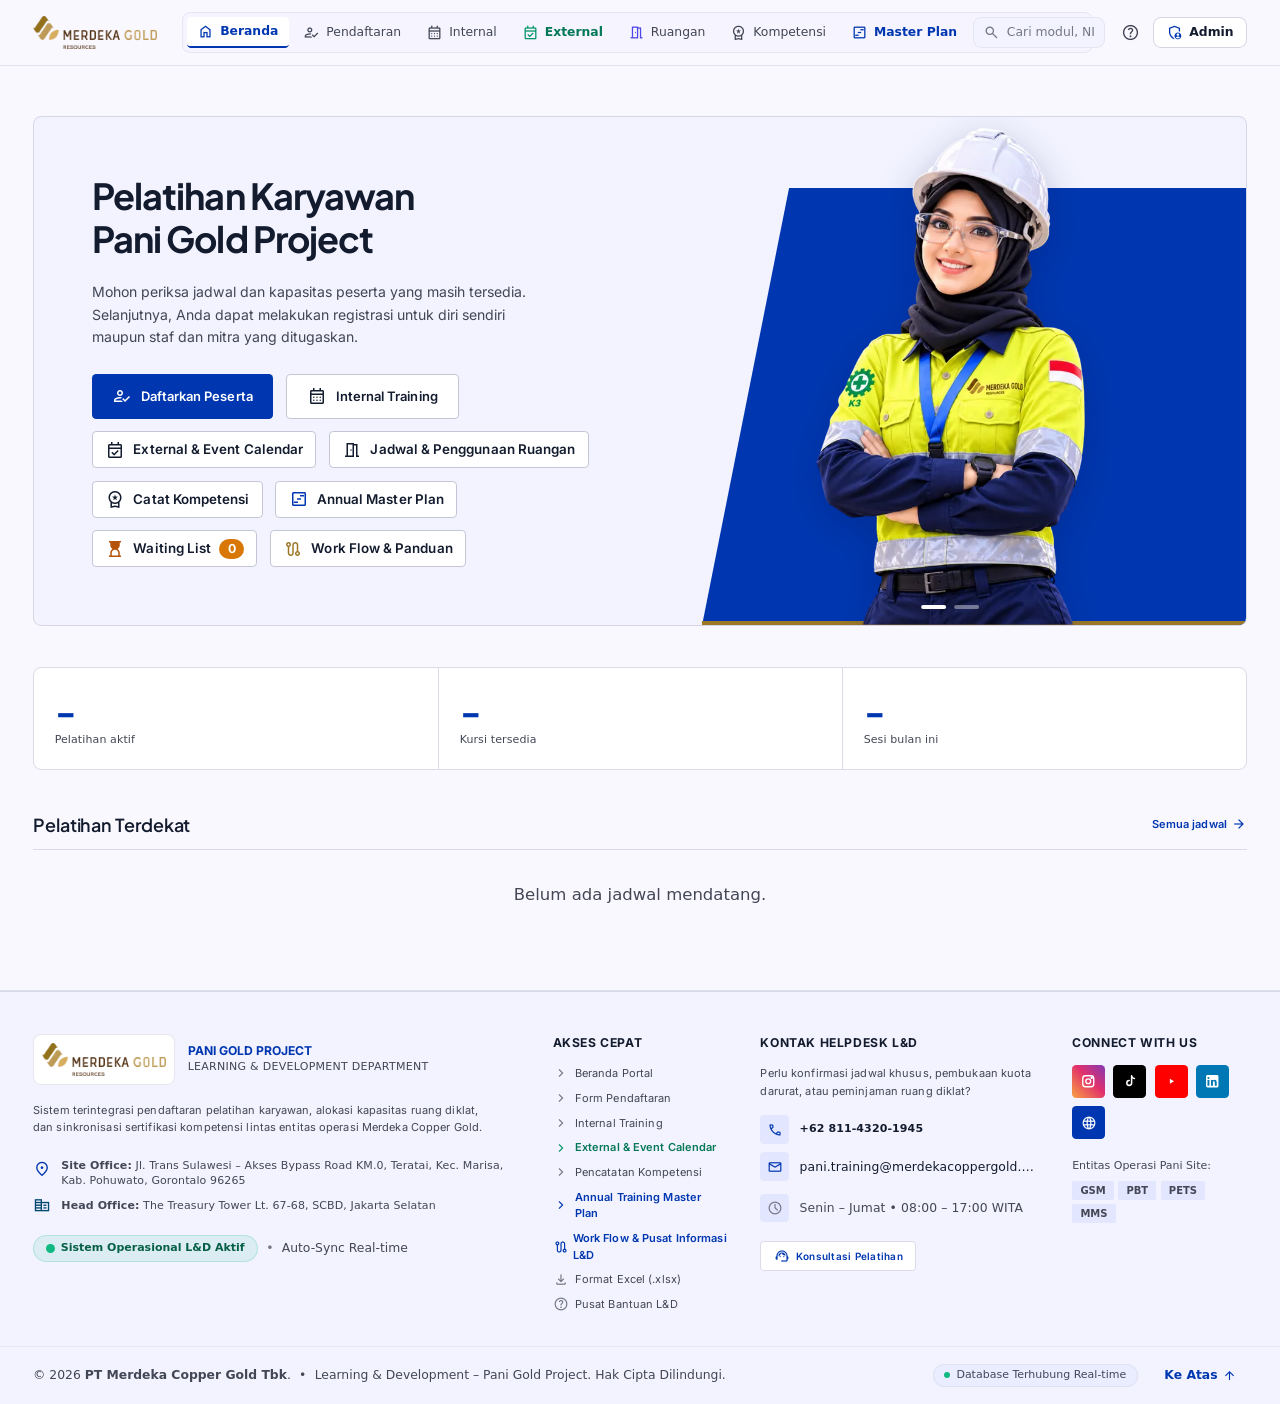
<file: index.html>
<!DOCTYPE html>
<html lang="id">
<head>
<meta charset="utf-8">
<meta content="width=device-width, initial-scale=1.0" name="viewport">
<meta content="web_dashboard" name="shell-type">
<title>Pendaftaran Pelatihan Karyawan - Pendaftaran Training</title>
<link rel="icon" type="image/png" sizes="256x256" href="favicon.png">
<link rel="icon" type="image/x-icon" href="favicon.ico">
<link rel="shortcut icon" type="image/x-icon" href="favicon.ico">
<link rel="apple-touch-icon" sizes="256x256" href="favicon.png">
<link href="https://fonts.googleapis.com" rel="preconnect">
<link crossorigin="" href="https://fonts.gstatic.com" rel="preconnect">
<link href="https://fonts.googleapis.com/css2?family=Inter:wght@400;500;600;700&family=Plus+Jakarta+Sans:wght@600;700&display=swap" rel="stylesheet" media="print" onload="this.media=&quot;all&quot;">
<link href="https://fonts.googleapis.com/css2?family=Material+Symbols+Outlined:wght,FILL@400,0..1&display=block" rel="stylesheet">
<link rel="stylesheet" href="assets/index.css">
<link rel="stylesheet" href="assets/calendar-redesign.css">
<script>(function(){var d=document.documentElement;function r(){d.classList.add('icons-ready')}try{document.fonts.load('1em "Material Symbols Outlined"').then(r,r)}catch(e){r()}setTimeout(r,2500)})()</script>
</head>
<body class="has-bnav bg-surface text-on-surface antialiased min-h-screen flex flex-col">
<div class="w-full flex flex-col min-h-screen">
<header class="fixed top-0 right-0 left-0 h-16 bg-surface/95 backdrop-blur-xl border-b border-outline-variant/40 z-50 flex items-center justify-between gap-2 sm:gap-4 px-3 sm:px-6 lg:px-8">
<div class="flex items-center gap-3 xl:gap-6 min-w-0">
<div onclick="switchPageTab('beranda')" class="flex items-center gap-2.5 cursor-pointer transition-opacity hover:opacity-90 shrink-0" title="Pendaftaran Training - Merdeka Gold Resources">
<img alt="Merdeka Gold Resources" 
class="h-7 sm:h-8 w-auto object-contain shrink-0" width="120" height="32" decoding="async" 
src="assets/logo.webp"
onerror="this.onerror=null;this.src='Logo-MGR-Long-default.png';">
<span class="hidden 2xl:inline-block w-px h-5 bg-outline-variant/60"></span>
<div class="hidden 2xl:flex flex-col whitespace-nowrap">
<span class="font-title-sm text-title-sm font-bold text-primary leading-tight">Pendaftaran Training</span>
<span class="text-[10px] text-on-surface-variant tracking-wider uppercase font-medium">L&amp;D Pani Gold Project</span>
</div>
</div>
<nav class="hidden lg:flex items-center gap-0.5 xl:gap-1 p-1 rounded-xl bg-surface-container-low/70 border border-outline-variant/30 whitespace-nowrap shrink-0">
<button type="button" id="nav-btn-beranda" onclick="switchPageTab('beranda')" title="Beranda Utama" class="px-2 xl:px-2.5 2xl:px-3 py-1.5 rounded-lg text-[11.5px] xl:text-xs 2xl:text-[13px] font-medium transition-all text-on-surface-variant hover:text-primary hover:bg-surface-container-lowest/60 flex items-center gap-1 xl:gap-1.5 cursor-pointer">
<span class="material-symbols-outlined hidden xl:inline text-[17px]">home</span>
<span>Beranda</span>
</button>
<button type="button" id="nav-btn-pendaftaran" onclick="switchPageTab('pendaftaran')" title="Formulir Pendaftaran Pelatihan" class="px-2 xl:px-2.5 2xl:px-3 py-1.5 rounded-lg text-[11.5px] xl:text-xs 2xl:text-[13px] font-bold transition-all text-primary bg-surface-container-lowest shadow-2xs border-b-2 border-primary flex items-center gap-1 xl:gap-1.5 cursor-pointer">
<span class="material-symbols-outlined hidden xl:inline text-[17px]">how_to_reg</span>
<span>Pendaftaran</span>
</button>
<button type="button" id="nav-btn-jadwal" onclick="switchPageTab('jadwal')" title="Kalender & Jadwal Internal Training" class="px-2 xl:px-2.5 2xl:px-3 py-1.5 rounded-lg text-[11.5px] xl:text-xs 2xl:text-[13px] font-medium transition-all text-on-surface-variant hover:text-primary hover:bg-surface-container-lowest/60 flex items-center gap-1 xl:gap-1.5 cursor-pointer">
<span class="material-symbols-outlined hidden xl:inline text-[17px]">calendar_month</span>
<span>Internal<span class="hidden 2xl:inline"> Training</span></span>
</button>
<button type="button" id="nav-btn-external" onclick="switchPageTab('external')" title="External Training & Event Calendar" class="px-2 xl:px-2.5 2xl:px-3 py-1.5 rounded-lg text-[11.5px] xl:text-xs 2xl:text-[13px] font-semibold transition-all text-emerald-700 hover:text-emerald-800 hover:bg-emerald-50/60 flex items-center gap-1 xl:gap-1.5 cursor-pointer">
<span class="material-symbols-outlined hidden xl:inline text-[17px] text-emerald-600">event_available</span>
<span>External<span class="hidden 2xl:inline"> &amp; Event</span></span>
</button>
<button type="button" id="nav-btn-ruangan" onclick="switchPageTab('ruangan')" title="Penggunaan & Jadwal Ruangan" class="px-2 xl:px-2.5 2xl:px-3 py-1.5 rounded-lg text-[11.5px] xl:text-xs 2xl:text-[13px] font-medium transition-all text-on-surface-variant hover:text-indigo-700 hover:bg-indigo-50/60 flex items-center gap-1 xl:gap-1.5 cursor-pointer">
<span class="material-symbols-outlined hidden xl:inline text-[17px] text-indigo-600">meeting_room</span>
<span>Ruangan</span>
</button>
<button type="button" id="nav-btn-kompetensi" onclick="switchPageTab('kompetensi')" title="Pencatatan Kompetensi Karyawan" class="px-2 xl:px-2.5 2xl:px-3 py-1.5 rounded-lg text-[11.5px] xl:text-xs 2xl:text-[13px] font-medium transition-all text-on-surface-variant hover:text-primary hover:bg-surface-container-lowest/60 flex items-center gap-1 xl:gap-1.5 cursor-pointer">
<span class="material-symbols-outlined hidden xl:inline text-[17px]">workspace_premium</span>
<span>Kompetensi</span>
</button>
<a id="nav-btn-atmp" href="annual-training-master-plan.html" title="Annual Training Master Plan (Wajib Password Admin)" class="px-2 xl:px-2.5 2xl:px-3 py-1.5 rounded-lg text-[11.5px] xl:text-xs 2xl:text-[13px] font-semibold transition-all text-primary hover:bg-primary-fixed/40 flex items-center gap-1 xl:gap-1.5 cursor-pointer">
<span class="material-symbols-outlined hidden xl:inline text-[17px]">view_timeline</span>
<span>Master Plan</span>
</a>
<a id="nav-btn-workflow" href="work-flow.html" title="Work Flow & Panduan Informasi L&D" class="px-2 xl:px-2.5 2xl:px-3 py-1.5 rounded-lg text-[11.5px] xl:text-xs 2xl:text-[13px] font-semibold transition-all text-on-surface-variant hover:text-primary hover:bg-primary-fixed/40 flex items-center gap-1 xl:gap-1.5 cursor-pointer">
<span class="material-symbols-outlined hidden xl:inline text-[17px]">route</span>
<span>Work Flow</span>
</a>
</nav>
</div>
<div id="top-seg-nav" class="flex lg:hidden items-center bg-surface-container-low rounded-xl p-0.5 sm:p-1 border border-outline-variant/40 shrink-0 overflow-x-auto max-w-[62vw] smooth-scroll-x">
<button type="button" id="mobile-nav-beranda" onclick="switchPageTab('beranda')" class="px-2 sm:px-2.5 py-1 rounded-lg text-[11px] sm:text-xs font-semibold text-on-surface-variant hover:text-on-surface transition-all shrink-0">Beranda</button>
<button type="button" id="mobile-nav-pendaftaran" onclick="switchPageTab('pendaftaran')" class="px-2 sm:px-2.5 py-1 rounded-lg text-[11px] sm:text-xs font-semibold bg-primary text-on-primary shadow-xs transition-all shrink-0">Pendaftaran</button>
<button type="button" id="mobile-nav-jadwal" onclick="switchPageTab('jadwal')" class="px-2 sm:px-2.5 py-1 rounded-lg text-[11px] sm:text-xs font-semibold text-on-surface-variant hover:text-on-surface transition-all shrink-0">Internal</button>
<button type="button" id="mobile-nav-external" onclick="switchPageTab('external')" class="px-2 sm:px-2.5 py-1 rounded-lg text-[11px] sm:text-xs font-semibold text-emerald-700 hover:bg-emerald-50 transition-all shrink-0">External</button>
<button type="button" id="mobile-nav-ruangan" onclick="switchPageTab('ruangan')" class="px-2 sm:px-2.5 py-1 rounded-lg text-[11px] sm:text-xs font-semibold text-indigo-700 hover:bg-indigo-50 transition-all shrink-0">Ruangan</button>
<button type="button" id="mobile-nav-kompetensi" onclick="switchPageTab('kompetensi')" class="px-2 sm:px-2.5 py-1 rounded-lg text-[11px] sm:text-xs font-semibold text-on-surface-variant hover:text-on-surface transition-all shrink-0">Kompetensi</button>
<a id="mobile-nav-atmp" href="annual-training-master-plan.html" class="px-2 sm:px-2.5 py-1 rounded-lg text-[11px] sm:text-xs font-semibold text-primary hover:bg-primary-fixed/40 transition-all shrink-0 whitespace-nowrap" title="Annual Training Master Plan">Master Plan</a>
<a id="mobile-nav-workflow" href="work-flow.html" class="px-2 sm:px-2.5 py-1 rounded-lg text-[11px] sm:text-xs font-semibold text-on-surface-variant hover:text-primary hover:bg-primary-fixed/40 transition-all shrink-0 whitespace-nowrap" title="Work Flow & Panduan Informasi L&D">Work Flow</a>
</div>
<div class="flex items-center gap-1.5 sm:gap-2.5 shrink-0">
<div class="relative hidden md:flex items-center w-24 lg:w-24 xl:w-32 2xl:w-44 shrink-0">
<span class="material-symbols-outlined absolute left-2.5 text-outline text-[17px]">search</span>
<input id="header-quick-search" class="w-full h-8.5 py-1.5 pl-8 pr-2.5 bg-surface-container-low rounded-xl text-xs text-on-surface placeholder:text-outline focus:outline-none focus:ring-2 focus:ring-primary shadow-none border border-outline-variant/30" placeholder="Cari modul, NIP..." type="text">
</div>
<div class="flex items-center gap-1 sm:gap-1.5 shrink-0">
<button aria-label="Pusat Bantuan" onclick="openHelpCenterModal()" class="w-8.5 h-8.5 p-1.5 rounded-xl flex items-center justify-center text-on-surface-variant hover:bg-surface-container-high hover:text-on-surface transition-colors" type="button" title="Pusat Bantuan L&D">
<span class="material-symbols-outlined text-[19px]">help_outline</span>
</button>
<div class="relative" id="header-admin-wrapper">
<button type="button" id="header-admin-btn" onclick="handleHeaderAdminClick(event)" class="h-8.5 px-2.5 sm:px-3 py-1.5 rounded-xl border border-outline-variant/70 bg-surface-container-lowest hover:bg-surface-container-low text-on-surface text-xs font-semibold inline-flex items-center gap-1.5 shadow-2xs transition-all cursor-pointer" title="Panel Admin Jadwal Pelatihan">
<span id="header-admin-icon" class="material-symbols-outlined text-[17px] text-primary">admin_panel_settings</span>
<span id="header-admin-label" class="text-xs font-bold">Admin</span>
<span id="header-admin-badge" class="hidden px-1.5 py-0.5 rounded-full text-[9px] font-bold bg-emerald-600 text-white leading-none">ON</span>
</button>
<div id="header-admin-dropdown" class="hidden absolute right-0 mt-2 w-64 rounded-2xl bg-surface-container-lowest border border-outline-variant/60 shadow-xl py-2 z-50">
<div class="px-3.5 py-2 border-b border-outline-variant/40 flex items-center justify-between">
<div class="min-w-0">
<div class="text-[11px] font-bold uppercase tracking-wider text-emerald-700 flex items-center gap-1">
<span class="w-1.5 h-1.5 rounded-full bg-emerald-600 animate-pulse"></span> Mode Admin Aktif
</div>
<div id="header-admin-user-display" class="text-xs font-semibold text-on-surface truncate">Admin L&amp;D</div>
</div>
<span class="material-symbols-outlined text-primary text-[20px]">verified_user</span>
</div>
<div class="py-1">
<button type="button" onclick="closeAdminDropdown(); openAdminScheduleModal('add', null, 'internal');" class="w-full px-3.5 py-2 text-left text-xs font-semibold text-on-surface hover:bg-surface-container-low flex items-center gap-2.5 transition-colors">
<span class="material-symbols-outlined text-[18px] text-primary">add_circle</span>
<span>+ Tambah Jadwal Internal</span>
</button>
<button type="button" onclick="closeAdminDropdown(); openAdminScheduleModal('add', null, 'external_training');" class="w-full px-3.5 py-2 text-left text-xs font-semibold text-on-surface hover:bg-surface-container-low flex items-center gap-2.5 transition-colors">
<span class="material-symbols-outlined text-[18px] text-emerald-700">event_available</span>
<span>+ Tambah Jadwal External / Event</span>
</button>
<button type="button" onclick="closeAdminDropdown(); openAdminScheduleModal('batch', null, 'internal');" class="w-full px-3.5 py-2 text-left text-xs font-semibold text-on-surface hover:bg-surface-container-low flex items-center gap-2.5 transition-colors">
<span class="material-symbols-outlined text-[18px] text-amber-700">library_add</span>
<span>+ Batch / Multiple Add Jadwal</span>
</button>
<button type="button" onclick="closeAdminDropdown(); openWaitingListModal();" class="w-full px-3.5 py-2 text-left text-xs font-semibold text-amber-900 hover:bg-amber-50 flex items-center gap-2.5 transition-colors">
<span class="material-symbols-outlined text-[18px] text-amber-700">hourglass_top</span>
<span>Waiting List &amp; Request Jadwal</span>
<span id="header-admin-wl-badge" class="ml-auto px-1.5 py-0.5 rounded-full text-[10px] font-bold bg-amber-600 text-white">0</span>
</button>
</div>
<div class="border-t border-outline-variant/40 pt-1 mt-1">
<button type="button" onclick="closeAdminDropdown(); handleAdminLogout();" class="w-full px-3.5 py-2 text-left text-xs font-semibold text-error hover:bg-red-50 flex items-center gap-2.5 transition-colors">
<span class="material-symbols-outlined text-[18px]">logout</span>
<span>Keluar Mode Admin</span>
</button>
</div>
</div>
</div>
</div>
</div>
</header>
<main class="w-full pt-16 bg-surface">
<div id="admin-active-ribbon" class="hidden w-full bg-[#261900] text-white border-b border-primary/40 shadow-sm">
<div class="max-w-[1440px] mx-auto px-4 sm:px-6 lg:px-8 py-2 flex flex-col lg:flex-row lg:items-center justify-between gap-2">
<div class="flex items-center gap-2 text-xs sm:text-[13px] min-w-0">
<span class="inline-flex items-center justify-center w-6 h-6 rounded-lg bg-primary text-white shrink-0">
<span class="material-symbols-outlined text-[16px]">shield_person</span>
</span>
<span class="leading-snug">Mode <strong>Admin L&amp;D</strong> Aktif (<span id="ribbon-admin-username" class="text-primary-fixed font-semibold">admin</span>) &mdash; Klik tanggal atau kartu jadwal untuk tambah, edit, atau hapus.</span>
</div>
<div class="flex flex-wrap items-center gap-1.5 shrink-0">
<button type="button" onclick="openAdminScheduleModal('add', null, 'internal')" class="h-7 px-2.5 rounded-lg bg-primary hover:bg-primary-container text-white text-xs font-semibold inline-flex items-center gap-1 whitespace-nowrap transition-all cursor-pointer">
<span class="material-symbols-outlined text-[15px]">add</span> Tambah Internal
</button>
<button type="button" onclick="openAdminScheduleModal('add', null, 'external_training')" class="h-7 px-2.5 rounded-lg bg-emerald-700 hover:bg-emerald-600 text-white text-xs font-semibold inline-flex items-center gap-1 whitespace-nowrap transition-all cursor-pointer">
<span class="material-symbols-outlined text-[15px]">add</span> Tambah External
</button>
<button type="button" onclick="openAdminScheduleModal('batch', null, 'internal')" class="h-7 px-2.5 rounded-lg bg-white/15 hover:bg-white/25 text-white text-xs font-semibold inline-flex items-center gap-1 whitespace-nowrap transition-all cursor-pointer">
<span class="material-symbols-outlined text-[15px]">library_add</span> Batch Add
</button>
<button type="button" onclick="openWaitingListModal()" class="h-7 px-2.5 rounded-lg bg-amber-500/30 hover:bg-amber-500/50 text-amber-200 text-xs font-semibold inline-flex items-center gap-1 whitespace-nowrap transition-all cursor-pointer">
<span class="material-symbols-outlined text-[15px]">hourglass_top</span> Waiting List (<span id="ribbon-waiting-list-count">0</span>)
</button>
<button type="button" onclick="handleAdminLogout()" class="h-7 px-2.5 rounded-lg bg-red-500/20 hover:bg-red-500/40 text-red-100 text-xs font-semibold inline-flex items-center gap-1 whitespace-nowrap transition-all cursor-pointer">
<span class="material-symbols-outlined text-[15px]">logout</span> Keluar
</button>
</div>
</div>
</div>
<section id="section-beranda" class="w-full hidden">
<div class="max-w-[1360px] mx-auto px-4 sm:px-6 lg:px-8 py-6 sm:py-8 lg:py-12 flex flex-col gap-8 sm:gap-10">
<div class="home-rise relative grid lg:grid-cols-[1.05fr_1fr] items-stretch border border-outline-variant/60 rounded-xl bg-surface-container-low overflow-hidden">
<div class="relative z-10 flex flex-col justify-center gap-4 sm:gap-5 p-5 sm:p-10 lg:p-14">
<h1 class="font-headline-xl text-headline-xl text-on-surface">Pelatihan Karyawan<br>Pani Gold Project</h1>
<p class="font-body-lg text-body-lg text-on-surface-variant max-w-md">Mohon periksa jadwal dan kapasitas peserta yang masih tersedia. Selanjutnya, Anda dapat melakukan registrasi untuk diri sendiri maupun staf dan mitra yang ditugaskan.</p>
<div id="hero-actions" class="flex flex-col sm:flex-row flex-wrap gap-2.5 sm:gap-3 pt-1">
<button type="button" onclick="switchPageTab('pendaftaran')" class="w-full sm:w-auto h-11 px-5 rounded-lg bg-primary hover:bg-primary-container text-on-primary font-label-lg text-label-lg font-semibold inline-flex items-center justify-center gap-2 transition-colors"><span class="material-symbols-outlined text-[20px]">how_to_reg</span>Daftarkan Peserta</button>
<button type="button" onclick="switchPageTab('jadwal')" class="w-full sm:w-auto h-11 px-5 rounded-lg border border-outline-variant bg-surface-container-lowest hover:bg-surface-container-low text-on-surface font-label-lg text-label-lg font-semibold inline-flex items-center justify-center gap-2 transition-colors"><span class="material-symbols-outlined text-[20px]">calendar_month</span>Internal Training</button>
<button type="button" onclick="switchPageTab('external')" class="w-full sm:w-auto h-11 px-5 rounded-lg bg-emerald-700 hover:bg-emerald-800 text-white font-label-lg text-label-lg font-semibold inline-flex items-center justify-center gap-2 transition-colors shadow-xs"><span class="material-symbols-outlined text-[20px]">event_available</span>External &amp; Event Calendar</button>
<button type="button" onclick="switchPageTab('ruangan')" class="w-full sm:w-auto h-11 px-5 rounded-lg bg-indigo-700 hover:bg-indigo-800 text-white font-label-lg text-label-lg font-semibold inline-flex items-center justify-center gap-2 transition-colors shadow-xs"><span class="material-symbols-outlined text-[20px]">meeting_room</span>Jadwal &amp; Penggunaan Ruangan</button>
<button type="button" onclick="switchPageTab('kompetensi')" class="w-full sm:w-auto h-11 px-5 rounded-lg border border-outline-variant bg-surface-container-lowest hover:bg-surface-container-low text-on-surface font-label-lg text-label-lg font-semibold inline-flex items-center justify-center gap-2 transition-colors"><span class="material-symbols-outlined text-[20px]">workspace_premium</span>Catat Kompetensi</button>
<a href="annual-training-master-plan.html" class="w-full sm:w-auto h-11 px-5 rounded-lg border border-outline-variant bg-surface-container-lowest hover:bg-surface-container-low text-on-surface font-label-lg text-label-lg font-semibold inline-flex items-center justify-center gap-2 transition-colors"><span class="material-symbols-outlined text-[20px] text-primary">view_timeline</span>Annual Master Plan</a>
<button type="button" onclick="openWaitingListModal()" class="w-full sm:w-auto h-11 px-5 rounded-lg border border-amber-500/40 bg-amber-500/10 hover:bg-amber-500/20 text-amber-900 font-label-lg text-label-lg font-semibold inline-flex items-center justify-center gap-2 transition-colors cursor-pointer" title="Lihat Waiting List &amp; Permintaan Jadwal Training"><span class="material-symbols-outlined text-[20px] text-amber-700">hourglass_top</span>Waiting List <span id="home-waiting-list-badge" class="px-2 py-0.5 text-xs font-bold rounded-full bg-amber-600 text-white">0</span></button>
<a href="work-flow.html" class="w-full sm:w-auto h-11 px-5 rounded-lg border border-outline-variant bg-surface-container-lowest hover:bg-surface-container-low text-on-surface font-label-lg text-label-lg font-semibold inline-flex items-center justify-center gap-2 transition-colors"><span class="material-symbols-outlined text-[20px] text-[#9D7828]">route</span>Work Flow &amp; Panduan</a>
</div>
</div>
<div class="relative h-[340px] sm:h-[430px] lg:h-auto lg:min-h-[500px]">
<div class="absolute right-0 bottom-0 w-[92%] h-[86%] bg-primary" style="clip-path:polygon(16% 0,100% 0,100% 100%,0 100%)"></div>
<div class="absolute right-0 bottom-0 w-[92%] h-1 bg-[#9D7828]"></div>
<img class="amb-img on" alt="Brand ambassador Merdeka Gold Resources" src="ambassador-1.webp" width="442" height="820" fetchpriority="high" decoding="async">
<img class="amb-img" alt="Brand ambassador K3 Merdeka Gold Resources" src="ambassador-2.webp" width="726" height="820" loading="lazy" decoding="async">
<div class="absolute bottom-4 left-1/2 -translate-x-1/2 flex gap-2 z-10">
<button type="button" class="amb-dot w-6 h-1 rounded-sm bg-white" aria-label="Foto 1"></button>
<button type="button" class="amb-dot w-6 h-1 rounded-sm bg-white/40" aria-label="Foto 2"></button>
</div>
</div>
</div>
<div class="home-rise grid grid-cols-3 border border-outline-variant/60 rounded-xl divide-x divide-outline-variant/60 bg-surface-container-lowest overflow-hidden">
<div class="p-3 sm:p-5 text-center sm:text-left"><div id="home-stat-aktif" class="font-headline-xl text-headline-xl text-primary">-</div><div class="text-[11px] sm:text-body-sm text-on-surface-variant leading-tight">Pelatihan aktif</div></div>
<div class="p-3 sm:p-5 text-center sm:text-left"><div id="home-stat-kursi" class="font-headline-xl text-headline-xl text-primary">-</div><div class="text-[11px] sm:text-body-sm text-on-surface-variant leading-tight">Kursi tersedia</div></div>
<div class="p-3 sm:p-5 text-center sm:text-left"><div id="home-stat-bulan" class="font-headline-xl text-headline-xl text-primary">-</div><div class="text-[11px] sm:text-body-sm text-on-surface-variant leading-tight">Sesi bulan ini</div></div>
</div>
<div class="home-rise">
<div class="flex items-center justify-between pb-3 border-b border-outline-variant/60">
<h2 class="font-title-lg text-title-lg font-semibold text-on-surface">Pelatihan Terdekat</h2>
<button type="button" onclick="switchPageTab('jadwal')" class="font-label-md text-label-md font-semibold text-primary hover:underline inline-flex items-center gap-1">Semua jadwal<span class="material-symbols-outlined text-[16px]">arrow_forward</span></button>
</div>
<div id="home-upcoming" class="divide-y divide-outline-variant/50">
<div class="py-6 px-4 rounded-2xl bg-surface-container-low/60 border border-outline-variant/30 flex flex-col items-center text-center gap-3 animate-pulse">
<div class="w-12 h-12 rounded-2xl bg-primary-fixed/70 flex items-center justify-center text-2xl select-none soft-float"><span class="material-symbols-outlined text-primary text-[30px]">hourglass_top</span></div>
<div class="flex flex-col gap-1 max-w-sm">
<span class="font-title-sm text-title-sm font-bold text-on-surface">Memuat data jadwal</span>
<span class="text-body-sm text-on-surface-variant">Mengambil data terbaru dari database.</span>
</div>
<div class="w-full max-w-xs h-1.5 rounded-full bg-surface-container-high overflow-hidden mt-1">
<div class="soft-progress-bar h-full rounded-full bg-primary"></div>
</div>
</div>
</div>
</div>
</div>
</section>
<section id="section-pendaftaran" class="w-full px-4 sm:px-6 lg:px-8 py-2 block transition-all duration-200">
<div class="flex flex-col w-full max-w-[1240px] mx-auto px-4 md:px-8 py-8">
<div class="flex flex-col gap-8 pb-16">
<div class="w-full">
<form class="w-full flex flex-col gap-6" id="trainingRegistrationForm" onsubmit="event.preventDefault(); submitForm();">
<div class="bg-surface-container-lowest rounded-xl p-6 shadow-sm border border-surface-container flex flex-col md:flex-row md:items-center justify-between gap-4">
<div class="flex flex-col gap-1.5">
<div class="flex items-center gap-2 text-on-surface-variant font-label-sm text-label-sm">
<span class="flex items-center gap-1 hover:text-primary transition-colors cursor-pointer" onclick="window.location.reload();">
<span class="material-symbols-outlined text-[16px]">home</span> Beranda
</span>
<span class="text-outline">/</span>
<span>Pendaftaran</span>
<span class="text-outline">/</span>
<span class="text-primary font-medium">Formulir Baru</span>
</div>
<h1 class="font-headline-sm text-headline-sm text-on-surface font-bold tracking-tight">Formulir Pendaftaran Pelatihan Karyawan</h1>
<p class="font-body-sm text-body-sm text-on-surface-variant">Lengkapi data peserta, detail program pelatihan, jadwal pelaksanaan, dan berkas otorisasi pimpinan.</p>
</div>
<div class="flex flex-wrap items-center gap-3 self-start md:self-center">
<div class="flex items-center gap-2 px-3 py-1.5 rounded-lg bg-surface-container border border-outline-variant/60">
<span class="material-symbols-outlined text-primary text-[18px]">schedule</span>
</div>
<div class="flex items-center gap-2 px-3 py-1.5 rounded-lg bg-primary-fixed border border-primary-fixed-dim">
<span class="material-symbols-outlined text-primary text-[18px]">assignment</span>
<div class="flex flex-col">
<span class="font-label-sm text-[11px] text-on-primary-fixed-variant leading-none">Status Registrasi</span>
<span class="font-label-md text-label-md text-primary font-bold" id="statusRegistrasiLabel">Baru</span>
</div>
</div>
</div>
</div>
<div class="bg-surface-container-lowest rounded-xl p-6 lg:p-8 shadow-sm flex flex-col gap-4 border border-surface-container">
<div class="flex flex-col md:flex-row md:items-center justify-between pb-3 border-b border-surface-container gap-3">
<div class="flex items-center gap-3">
<div class="w-9 h-9 rounded-lg bg-primary-fixed flex items-center justify-center text-primary">
<span class="material-symbols-outlined text-[20px]">table_chart</span>
</div>
<div>
<div class="flex items-center gap-2">
<h2 class="font-title-lg text-title-lg text-on-surface font-semibold">1. Daftar Peserta Pelatihan</h2>
<span class="font-label-sm text-label-sm px-2 py-0.5 rounded bg-surface-container-high text-primary font-semibold border border-outline-variant/40">Tabel Terpadu</span>
</div>
<p class="font-body-sm text-body-sm text-on-surface-variant">Input langsung atau salin-tempel baris data peserta dari Microsoft Excel / tabel dokumen Anda.</p>
</div>
</div>
<div class="flex flex-wrap items-center gap-2.5">
<div class="flex items-center gap-2 px-2.5 py-1 rounded-lg bg-surface-container border border-outline-variant/60">
<div class="flex flex-col gap-0.5 min-w-[130px]">
<div class="flex items-center justify-between font-label-sm text-[11px]">
<span class="text-on-surface-variant">Kapasitas:</span>
<span class="font-bold text-primary" id="participantCountBadge">0 Peserta</span><span class="text-[10px] text-on-surface-variant font-medium ml-1" id="quotaProgressText">0/30 Kursi</span>
</div>
<div class="w-full h-1.5 bg-surface-container-high rounded-full overflow-hidden">
<div class="h-full bg-primary rounded-full transition-all duration-300" id="quotaProgressBar" style="width: 15%;"></div>
</div>
</div>
</div>
<button class="h-9 px-3.5 rounded-lg bg-surface-container-low hover:bg-surface-container text-on-surface font-label-sm text-label-sm flex items-center gap-2 border border-outline-variant/60 transition-colors cursor-pointer shadow-xs font-semibold" onclick="toggleExcelQuickPasteArea()" type="button" title="Salin dan tempel data peserta langsung dari file Excel">
<span class="material-symbols-outlined text-[18px] text-primary">content_paste</span>
<span>Paste dari Excel</span>
</button>
<button class="h-9 px-3.5 rounded-lg bg-primary text-on-primary hover:bg-primary-container font-label-sm text-label-sm flex items-center gap-1.5 transition-all shadow-sm font-semibold cursor-pointer" id="btnAddRowTop" onclick="addParticipantRow()" type="button">
<span class="material-symbols-outlined text-[16px]">add</span>
<span>+ Baris Baru</span>
</button>
</div>
</div>
<div class="hidden bg-surface-container-low p-4 rounded-xl border border-outline-variant flex flex-col gap-3 transition-all shadow-sm" id="excelQuickPasteArea">
<div class="flex items-center justify-between">
<div class="flex items-center gap-2">
<span class="material-symbols-outlined text-primary text-[20px]">content_paste_go</span>
<span class="font-label-sm text-label-sm text-on-surface font-bold">Paste dari Excel &bull; Tempel / Perbarui Tabel Peserta</span>
</div>
<div class="flex items-center gap-2">
<button type="button" onclick="exportTableToPasteArea()" class="px-2.5 py-1 text-[11px] font-medium rounded-lg bg-surface-container hover:bg-surface-container-high text-on-surface-variant hover:text-primary transition-colors flex items-center gap-1 cursor-pointer" title="Muat data baris tabel saat ini ke kotak teks untuk diedit / disalin kembali">
<span class="material-symbols-outlined text-[15px]">edit_note</span>
<span>Muat Data Tabel Saat Ini</span>
</button>
<button class="text-outline hover:text-on-surface text-[18px] p-1 cursor-pointer rounded hover:bg-surface-container-high transition-colors" onclick="toggleExcelQuickPasteArea(false)" type="button" title="Tutup">
<span class="material-symbols-outlined text-[18px]">close</span>
</button>
</div>
</div>
<p class="font-body-sm text-body-sm text-on-surface-variant text-[12px] leading-relaxed">
Blok sel data di lembar Excel Anda (kolom: <strong>NIP, Nama Karyawan, No HP, Jabatan, Departemen</strong>), tekan <strong>Ctrl+C</strong> (Salin), lalu tekan <strong>Ctrl+V</strong> (Tempel) di kotak bawah ini:
</p>
<textarea class="w-full h-24 p-3 rounded-lg bg-surface-container-lowest border border-outline-variant font-body-sm text-body-sm text-on-surface focus:outline-none focus:ring-2 focus:ring-primary font-mono text-[12px] leading-relaxed transition-all" id="excelPasteTextarea" placeholder="EMP-1001	Ahmad Pratama	08123456789	Mining Engineer	Mining Operations&#10;EMP-1002	Bunga Citra	08198765432	Process Specialist	Processing Plant"></textarea>
<div class="flex flex-col md:flex-row md:items-center justify-between gap-3 pt-1 border-t border-outline-variant/30">
<div class="flex flex-wrap items-center gap-3 text-[12px] text-on-surface-variant">
<span class="font-semibold text-on-surface flex items-center gap-1 text-[12px]">
<span class="material-symbols-outlined text-[16px] text-primary">sync_saved_locally</span>
Tindakan Penerapan:
</span>
<label class="inline-flex items-center gap-1.5 cursor-pointer hover:text-on-surface select-none" title="Ganti seluruh baris yang ada di tabel dengan data baru yang ditempel">
<input type="radio" name="pasteApplyMode" value="replace" checked class="text-primary focus:ring-primary w-4 h-4">
<span class="font-medium text-on-surface">Ganti / Perbarui Seluruh Tabel</span>
</label>
<label class="inline-flex items-center gap-1.5 cursor-pointer hover:text-on-surface select-none" title="Jika NIP sudah ada, perbarui datanya. Jika NIP belum ada, buat baris baru">
<input type="radio" name="pasteApplyMode" value="update" class="text-primary focus:ring-primary w-4 h-4">
<span>Cocokkan NIP (Update) &amp; Tambah Baru</span>
</label>
<label class="inline-flex items-center gap-1.5 cursor-pointer hover:text-on-surface select-none" title="Tambahkan data baru di bawah baris yang sudah ada">
<input type="radio" name="pasteApplyMode" value="append" class="text-primary focus:ring-primary w-4 h-4">
<span>Tambahkan di Bawah</span>
</label>
</div>
<div class="flex items-center justify-end gap-2 shrink-0">
<button class="px-3 py-1.5 rounded-lg bg-surface-container hover:bg-surface-container-high text-on-surface font-label-sm text-label-sm transition-colors cursor-pointer" onclick="toggleExcelQuickPasteArea(false)" type="button">Batal</button>
<button class="px-4 py-1.5 rounded-lg bg-primary text-on-primary hover:bg-primary-container font-label-sm text-label-sm font-semibold transition-all shadow-sm flex items-center gap-1.5 cursor-pointer" onclick="applyExcelPaste()" type="button">
<span class="material-symbols-outlined text-[16px]">system_update_alt</span>
<span>Terapkan ke Tabel</span>
</button>
</div>
</div>
</div>
<div class="hidden px-3.5 py-2 rounded-lg bg-surface-container border border-outline-variant flex items-center justify-between text-body-sm text-[12px] transition-all" id="quotaAlertBanner">
<div class="flex items-center gap-2 text-on-surface">
<span class="material-symbols-outlined text-primary text-[18px]" id="quotaAlertIcon">info</span>
<span id="quotaAlertText">Jumlah baris peserta dipantau otomatis sesuai kuota kelas yang dipilih.</span>
</div>
<span class="font-label-sm text-[11px] text-on-surface-variant font-medium" id="quotaSlotRemainingText">Tersisa 17 kursi kosong</span>
</div>
<div class="rounded-lg border border-outline-variant/80 overflow-hidden shadow-sm bg-surface-container-lowest">
<div class="bg-surface-container-low/80 px-3 py-1.5 border-b border-outline-variant flex items-center justify-between text-on-surface-variant font-label-sm text-label-sm">
<div class="flex items-center gap-3">
<span class="flex items-center gap-1 text-[12px]"><span class="material-symbols-outlined text-[15px] text-outline">keyboard</span> Dukungan shortcut: Tab untuk pindah sel, Ctrl+V untuk tempel baris</span>
</div>
<a class="inline-flex items-center gap-1 text-primary hover:text-primary-container font-medium hover:underline text-[12px]" href="#" onclick="event.preventDefault(); downloadTemplateExcel();">
<span class="material-symbols-outlined text-[14px]">download</span>
<span>Unduh Format Excel</span>
</a>
</div>
<div class="overflow-x-auto smooth-scroll-x">
<table class="w-full text-left border-collapse" id="participantTable">
<thead>
<tr class="bg-surface-container-high/60 border-b border-outline-variant text-[12px] font-semibold text-on-surface-variant select-none">
<th class="py-1.5 px-2 w-12 text-center border-r border-outline-variant/60 bg-surface-container-high/80 text-outline">#</th>
<th class="py-1.5 px-3 min-w-[130px] border-r border-outline-variant/60">ID (NIP) *</th>
<th class="py-1.5 px-3 min-w-[190px] border-r border-outline-variant/60">NAMA KARYAWAN *</th>
<th class="py-1.5 px-3 min-w-[150px] border-r border-outline-variant/60">NO. HP *</th>
<th class="py-1.5 px-3 min-w-[160px] border-r border-outline-variant/60">JABATAN *</th>
<th class="py-1.5 px-3 min-w-[160px] border-r border-outline-variant/60">DEPARTEMEN *</th>
<th class="py-1.5 px-2 w-10 text-center text-outline"></th>
</tr>
</thead>
<tbody class="divide-y divide-outline-variant/40 font-body-sm text-body-sm" id="participantTableBody">
<tr class="opacity-40 italic text-outline bg-surface-container-low/20 border-dashed border-outline-variant/50 transition-all select-none group cursor-pointer" id="example-participant-row" data-is-example="true" onclick="handleExampleRowFocus()" title="Klik untuk mulai mengisi data Anda (Data contoh otomatis hilang)">
<td class="py-1 px-2 text-center font-medium text-outline text-[12px] bg-surface-container-low/40 border-r border-outline-variant/60 select-none row-index">1</td>
<td class="p-0 border-r border-outline-variant/40">
<input class="w-full h-8 px-2.5 bg-transparent border-0 text-outline text-body-sm font-mono text-[13px] p-nip italic cursor-pointer" placeholder="contoh: EMP-1001" readonly type="text" value="contoh: EMP-1001">
</td>
<td class="p-0 border-r border-outline-variant/40">
<input class="w-full h-8 px-2.5 bg-transparent border-0 text-outline text-body-sm p-nama italic cursor-pointer" placeholder="contoh: Ahmad Pratama" readonly type="text" value="contoh: Ahmad Pratama">
</td>
<td class="p-0 border-r border-outline-variant/40">
<input class="w-full h-8 px-2.5 bg-transparent border-0 text-outline text-body-sm p-hp italic cursor-pointer" placeholder="contoh: 0812-3456-7890" readonly type="tel" value="contoh: 0812-3456-7890">
</td>
<td class="p-0 border-r border-outline-variant/40">
<input class="w-full h-8 px-2.5 bg-transparent border-0 text-outline text-body-sm p-jabatan italic cursor-pointer" placeholder="contoh: Mining Engineer" readonly type="text" value="contoh: Mining Engineer">
</td>
<td class="p-0 border-r border-outline-variant/40">
<input class="w-full h-8 px-2.5 bg-transparent border-0 text-outline text-body-sm p-dept italic cursor-pointer" placeholder="contoh: Mining Operations" readonly type="text" value="contoh: Mining Operations">
</td>
<td class="p-0 text-center">
<span class="inline-block px-1.5 py-0.5 rounded text-[10px] font-bold bg-surface-container-high text-outline uppercase">Contoh</span>
</td>
</tr>
</tbody>
</table>
</div>
</div>
<div class="flex flex-wrap items-center justify-between pt-1 gap-3">
<div class="flex flex-wrap items-center gap-2">
<button class="h-9 px-3 rounded-lg bg-surface-container-low hover:bg-surface-container text-primary font-label-sm text-label-sm flex items-center gap-1.5 font-semibold transition-colors border border-outline-variant/40" id="btnAddSingleRow" onclick="addParticipantRow()" type="button">
<span class="material-symbols-outlined text-[16px]">add</span>
<span>+ Tambah 1 Baris</span>
</button>
<button class="h-9 px-3 rounded-lg bg-surface-container-low hover:bg-surface-container text-primary font-label-sm text-label-sm flex items-center gap-1.5 font-semibold transition-colors border border-outline-variant/40" id="btnAddMultiRow" onclick="addMultipleRows(5)" type="button">
<span class="material-symbols-outlined text-[16px]">playlist_add</span>
<span>+ Tambah 5 Baris</span>
</button>
<button class="h-9 px-3 rounded-lg bg-surface-container-low hover:bg-error-container/20 text-error font-label-sm text-label-sm flex items-center gap-1.5 transition-colors border border-outline-variant/40" onclick="clearAllRows()" type="button">
<span class="material-symbols-outlined text-[16px]">delete_sweep</span>
<span>Bersihkan Tabel</span>
</button>
<span class="hidden lg:inline-flex items-center gap-1 font-label-sm text-[11px] text-on-surface-variant ml-1">
<span class="material-symbols-outlined text-[14px] text-outline">verified</span> Penambahan baris divalidasi tidak melebihi kuota maks.
</span>
</div>
<div class="flex items-center gap-3 font-body-sm text-body-sm text-on-surface-variant">
<span>No. Registrasi: <span class="font-semibold text-primary font-mono text-[13px]" id="regRefNoDisplay">(Otomatis saat dikirim)</span></span>
<input id="regRefNo" type="hidden" value="">
</div>
</div>
</div>
<div class="bg-surface-container-lowest rounded-xl p-6 lg:p-8 shadow-sm flex flex-col gap-5 border border-surface-container animate-in fade-in duration-150">
<div class="flex items-center gap-3 pb-3 border-b border-surface-container">
<div class="w-9 h-9 rounded-lg bg-primary-fixed flex items-center justify-center text-primary">
<span class="material-symbols-outlined text-[20px]">domain</span>
</div>
<div>
<h2 class="font-title-lg text-title-lg text-on-surface font-semibold">2. Asal Perusahaan / Kontraktor</h2>
<p class="font-body-sm text-body-sm text-on-surface-variant">Tentukan entitas perusahaan atau mitra kontraktor asal peserta pelatihan.</p>
</div>
</div>
<div class="grid grid-cols-1 md:grid-cols-2 gap-5 items-start">
<div class="flex flex-col gap-1.5">
<label class="font-label-sm text-label-sm text-on-surface font-medium" for="companySelect">
Pilih Asal Perusahaan <span class="text-error">*</span>
</label>
<div class="relative">
<span class="material-symbols-outlined absolute left-3 top-2.5 text-outline text-[18px]">business</span>
<select id="companySelect" onchange="handleCompanyChange(this.value)" required class="w-full h-10 pl-9 pr-3 rounded-lg bg-surface-container-lowest border border-outline-variant font-body-sm text-body-sm text-on-surface focus:outline-none focus:ring-1 focus:ring-primary shadow-sm cursor-pointer">
<option value="" disabled selected class="text-outline/60 italic">-- Pilih Asal Perusahaan --</option>
<option value="PT Gorontalo Sejahtera Mining">PT Gorontalo Sejahtera Mining</option>
<option value="PT Elabram Systems">PT Elabram Systems</option>
<option value="PT Merdeka Mining Indonesia">PT Merdeka Mining Indonesia</option>
<option value="PT Pani Bersama Tambang">PT Pani Bersama Tambang</option>
<option value="PT Panua Bumi Lestari">PT Panua Bumi Lestari</option>
<option value="PT Puncak Emas Tani Sejatera">PT Puncak Emas Tani Sejatera</option>
<option value="PT Sangati Soerya Sejahtera">PT Sangati Soerya Sejahtera</option>
<option value="PT Jakarta Anugerah Mandiri (JAM)">PT Jakarta Anugerah Mandiri (JAM)</option>
<option value="PT Merdeka Mining Servis">PT Merdeka Mining Servis</option>
<option value="PT Pani Industri Nusantara">PT Pani Industri Nusantara</option>
<option value="PT Bumi Ventila Indonesia">PT Bumi Ventila Indonesia</option>
<option value="PT MCC15 Engineering and Construction">PT MCC15 Engineering and Construction</option>
<option value="PT MCC6">PT MCC6</option>
<option value="PT BMS">PT BMS</option>
<option value="PT HMR">PT HMR</option>
<option value="PT Uniteda Arkato">PT Uniteda Arkato</option>
<option value="PT Belengkong Mineral Resources (BMR)">PT Belengkong Mineral Resources (BMR)</option>
<option value="PT Sinohydro">PT Sinohydro</option>
<option value="PT HILLCON JAYA SUKSES">PT HILLCON JAYA SUKSES</option>
<option value="PT AIN PUTRI TERATA">PT AIN PUTRI TERATA</option>
<option value="PT TRAKINDO">PT TRAKINDO</option>
<option value="PT Argon Internet Amariqindo (Arnet)">PT Argon Internet Amariqindo (Arnet)</option>
<option value="PT Bagong Dekaka Makmur">PT Bagong Dekaka Makmur</option>
<option value="Lainnya">Lainnya (Ketik Manual / Perusahaan Lain)</option>
</select>
</div>
</div>
<div id="customCompanyWrapper" class="hidden flex flex-col gap-1.5 transition-all">
<label class="font-label-sm text-label-sm text-on-surface font-medium" for="customCompanyInput">
Tulis Nama Perusahaan Lainnya <span class="text-error">*</span>
</label>
<div class="relative">
<span class="material-symbols-outlined absolute left-3 top-2.5 text-outline text-[18px]">edit_note</span>
<input type="text" id="customCompanyInput" placeholder="Ketik nama lengkap perusahaan / kontraktor..." class="w-full h-10 pl-9 pr-3 rounded-lg bg-surface-container-lowest border border-outline-variant font-body-sm text-body-sm text-on-surface focus:outline-none focus:ring-1 focus:ring-primary shadow-sm">
</div>
</div>
</div>
</div>
<div class="bg-surface-container-lowest rounded-xl p-6 lg:p-8 shadow-sm flex flex-col gap-5 border border-surface-container">
<div class="flex items-center justify-between pb-3 border-b border-surface-container">
<div class="flex items-center gap-3">
<div class="w-9 h-9 rounded-lg bg-primary-fixed flex items-center justify-center text-primary">
<span class="material-symbols-outlined text-[20px]">school</span>
</div>
<div>
<h2 class="font-title-lg text-title-lg text-on-surface font-semibold">3. Program &amp; Jadwal Pelatihan</h2>
<p class="font-body-sm text-body-sm text-on-surface-variant">Tentukan modul pelatihan yang diikuti, rentang jadwal pelaksanaan, dan format kelas.</p>
</div>
</div>
<span class="hidden sm:inline-flex font-label-sm text-label-sm px-2.5 py-1 rounded bg-surface-container text-on-surface-variant font-medium" id="durationSummaryBadge">-</span>
</div>
<div class="p-3 bg-surface-container-low/70 border border-outline-variant/40 rounded-xl flex flex-col sm:flex-row sm:items-center justify-between gap-3">
<div class="flex items-center gap-2.5">
<div class="w-8 h-8 rounded-lg bg-primary/10 text-primary flex items-center justify-center shrink-0">
<span class="material-symbols-outlined text-[18px]">calendar_month</span>
</div>
<div class="flex flex-col">
<span class="text-xs font-semibold text-on-surface">Opsi Jadwal Pelatihan</span>
<span class="text-[11px] text-on-surface-variant">Pilih jadwal resmi yang tersedia atau ajukan permintaan khusus di luar kalender</span>
</div>
</div>
<div class="inline-flex p-1 bg-surface-container rounded-lg border border-outline-variant/40 text-xs shrink-0 self-start sm:self-auto">
<button type="button" id="tabModeJadwalResmi" onclick="setCustomTrainingMode(false)" class="px-3 py-1.5 rounded-md font-semibold transition-all bg-surface-container-lowest text-primary shadow-xs flex items-center gap-1.5 cursor-pointer">
<span class="material-symbols-outlined text-[15px]">event_available</span>
Jadwal Tersedia
</button>
<button type="button" id="tabModeRequestKhusus" onclick="setCustomTrainingMode(true)" class="px-3 py-1.5 rounded-md font-medium text-on-surface-variant hover:text-on-surface transition-all flex items-center gap-1.5 cursor-pointer">
<span class="material-symbols-outlined text-[15px]">edit_calendar</span>
Request di Luar Jadwal
</button>
</div>
</div>
<div class="grid grid-cols-1 md:grid-cols-2 gap-5">
<div class="md:col-span-2 flex flex-col gap-1.5" id="training-program-combobox-container">
<div class="flex items-center justify-between">
<label class="font-label-sm text-label-sm text-on-surface font-medium" for="programComboboxTrigger">Program Pelatihan <span class="text-error">*</span></label>
<span id="selected-program-quota-badge" class="text-label-xs font-semibold px-2 py-0.5 rounded-full bg-emerald-50 text-emerald-800 border border-emerald-200 hidden"></span>
</div>
<select class="sr-only hidden" id="trainingProgramSelect" onchange="updateTrainingInfo()" required="">
<option value="" disabled selected class="text-outline/60 italic">Memuat jadwal...</option>
</select>
<div class="relative">
<button type="button" id="programComboboxTrigger" onclick="toggleProgramCombobox()" aria-haspopup="listbox" aria-expanded="false" class="w-full min-h-[44px] px-3.5 py-2 rounded-lg bg-surface-container-lowest border border-outline-variant font-body-sm text-body-sm text-left text-on-surface focus:outline-none focus:ring-2 focus:ring-primary shadow-sm flex items-center justify-between gap-2.5 transition-all cursor-pointer hover:border-primary/60">
<div class="flex items-center gap-2.5 min-w-0 flex-1">
<span class="material-symbols-outlined text-outline text-[20px] shrink-0">menu_book</span>
<div class="flex flex-col min-w-0 flex-1">
<span id="programComboboxLabel" class="truncate font-medium text-on-surface">Pilih Program Pelatihan...</span>
<span id="programComboboxSubtext" class="text-[11px] text-on-surface-variant truncate hidden"></span>
</div>
</div>
<span id="programComboboxArrow" class="material-symbols-outlined text-outline text-[20px] shrink-0 transition-transform duration-200">expand_more</span>
</button>
<div id="programComboboxPanel" class="hidden absolute top-full left-0 right-0 mt-2 bg-surface-container-lowest rounded-2xl shadow-lg border border-outline-variant/80 z-50 overflow-hidden flex flex-col max-h-[520px] sm:max-h-[560px]">
<div class="p-3 border-b border-outline-variant/40 bg-surface-container-low/50 flex items-center gap-2.5 shrink-0">
<span class="material-symbols-outlined text-primary text-[20px]">search</span>
<input type="text" id="programComboboxSearch" oninput="filterProgramCombobox(this.value)" onkeydown="handleComboboxSearchKeydown(event)" placeholder="Ketik untuk mencari nama modul, batch, ruangan, atau tanggal..." class="w-full bg-transparent border-0 font-body-sm text-body-sm text-on-surface placeholder:text-outline focus:outline-none" autocomplete="off">
<button type="button" onclick="clearProgramComboboxSearch()" id="programComboboxClearBtn" class="text-outline hover:text-on-surface hidden p-1">
<span class="material-symbols-outlined text-[18px]">close</span>
</button>
</div>
<div class="px-4 py-2 bg-surface-container-low/30 border-b border-outline-variant/30 flex items-center justify-between text-[11px] text-on-surface-variant shrink-0">
<span id="programComboboxCount" class="font-medium text-on-surface">Memuat data pelatihan...</span>
<span class="text-[11px] text-outline font-normal hidden sm:inline">Pilih kartu jadwal yang diinginkan</span>
</div>
<div id="programComboboxList" role="listbox" class="overflow-y-auto flex-1 p-2.5 sm:p-3 grid grid-cols-1 md:grid-cols-2 gap-2.5 bg-surface-container-low/10">
</div>
</div>
</div>
</div>
<div class="md:col-span-2 hidden flex flex-col gap-2.5" id="custom-training-name-container">
<div class="flex items-center justify-between">
<label class="font-label-sm text-label-sm text-on-surface font-medium" for="customTrainingNameInput">
Nama Program Pelatihan (Permintaan Khusus) <span class="text-error">*</span>
</label>
<span class="text-label-xs font-semibold px-2.5 py-0.5 rounded-full bg-amber-50 text-amber-800 border border-amber-200 inline-flex items-center gap-1">
<span class="w-1.5 h-1.5 rounded-full bg-amber-500 animate-pulse"></span> Request di Luar Jadwal
</span>
</div>
<div class="relative">
<span class="material-symbols-outlined absolute left-3 top-2.5 text-outline text-[18px]">edit_note</span>
<input type="text" id="customTrainingNameInput" list="suggestedTrainingsList" oninput="filterSuggestedTrainingChips(this.value)" placeholder="Ketik nama modul pelatihan atau pilih saran judul di bawah..." class="w-full h-10 pl-9 pr-3 rounded-lg bg-surface-container-lowest border border-outline-variant font-body-sm text-body-sm text-on-surface focus:outline-none focus:ring-1 focus:ring-primary shadow-sm" autocomplete="off">
<datalist id="suggestedTrainingsList"></datalist>
</div>
<div id="custom-training-suggestions-box" class="flex flex-col gap-1.5 p-3 rounded-xl bg-surface-container-low/80 border border-outline-variant/40">
<div class="flex items-center justify-between text-[11px]">
<span class="font-semibold text-primary inline-flex items-center gap-1">
<span class="material-symbols-outlined text-[15px]">recommend</span>
Saran Nama Pelatihan dari Jadwal Resmi:
</span>
<span class="text-[10px] text-outline">Klik judul agar penulisan seragam</span>
</div>
<div id="suggestedTrainingChips" class="flex flex-wrap gap-1.5 max-h-32 overflow-y-auto pr-1">
</div>
</div>
<div class="flex items-center justify-between text-[11px] text-on-surface-variant">
<span>Anda dapat memilih salah satu saran di atas atau mengetik nama baru secara bebas.</span>
<button type="button" onclick="setCustomTrainingMode(false)" class="text-primary hover:underline font-medium inline-flex items-center gap-0.5 cursor-pointer">
<span class="material-symbols-outlined text-[13px]">arrow_back</span> Kembali ke Jadwal Tersedia
</button>
</div>
</div>
<div id="custom-schedule-notice" class="md:col-span-2 hidden p-3 rounded-xl bg-amber-500/10 border border-amber-500/30 text-amber-950 flex items-start gap-2.5 text-xs leading-relaxed">
<span class="material-symbols-outlined text-amber-600 text-[18px] shrink-0 mt-0.5">hourglass_top</span>
<div>
<span class="font-bold">Permintaan Pelatihan di Luar Jadwal (Waiting List):</span>
<span class="text-on-surface-variant block mt-0.5">Pengajuan ini akan masuk ke menu <strong>Waiting List</strong> dan belum langsung dimasukkan ke kalender. Tanggal dan waktu yang Anda pilih merupakan usulan pemohon, yang nantinya akan diverifikasi dan diberikan tanggal resmi oleh Admin Tim L&amp;D.</span>
</div>
</div>
<div class="flex flex-col gap-1.5">
<div class="flex items-center justify-between">
<label class="font-label-sm text-label-sm text-on-surface font-medium" for="startDateInput">Tanggal Mulai <span class="text-error">*</span></label>
<span id="startDateHelper" class="text-[11px] text-primary font-medium hidden">(Bebas Date Pick)</span>
</div>
<div class="relative">
<input class="w-full h-10 px-3 rounded-lg bg-surface-container-lowest border border-outline-variant font-body-sm text-body-sm text-on-surface focus:outline-none focus:ring-1 focus:ring-primary shadow-sm cursor-pointer" id="startDateInput" onchange="calculateDuration()" oninput="calculateDuration()" onclick="if(!this.readOnly){try{this.showPicker()}catch(e){}}" required="" type="date" value="">
</div>
</div>
<div class="flex flex-col gap-1.5">
<div class="flex items-center justify-between">
<label class="font-label-sm text-label-sm text-on-surface font-medium" for="endDateInput">Tanggal Selesai <span class="text-error">*</span></label>
<span id="endDateHelper" class="text-[11px] text-primary font-medium hidden">(Bebas Date Pick)</span>
</div>
<div class="relative">
<input class="w-full h-10 px-3 rounded-lg bg-surface-container-lowest border border-outline-variant font-body-sm text-body-sm text-on-surface focus:outline-none focus:ring-1 focus:ring-primary shadow-sm cursor-pointer" id="endDateInput" onchange="calculateDuration()" oninput="calculateDuration()" onclick="if(!this.readOnly){try{this.showPicker()}catch(e){}}" required="" type="date" value="">
</div>
</div>
<div class="flex flex-col gap-1.5">
<div class="flex items-center justify-between">
<label class="font-label-sm text-label-sm text-on-surface font-medium" for="trainingVenueInput">Lokasi / Ruangan Pelatihan <span class="text-error">*</span></label>
<span id="venueHelper" class="text-[11px] text-primary font-medium hidden">(Default: Gold Room • Ditentukan Admin)</span>
</div>
<input class="w-full h-10 px-3 rounded-lg bg-surface-container-lowest border border-outline-variant font-body-sm text-body-sm text-on-surface focus:outline-none focus:ring-1 focus:ring-primary shadow-sm" id="trainingVenueInput" required="" type="text" value="" placeholder="Pilih modul pelatihan untuk memuat ruangan...">
</div>
<div class="flex flex-col gap-1.5">
<div class="flex items-center justify-between">
<label class="font-label-sm text-label-sm text-on-surface font-medium" for="trainingHourInput">Waktu / Jam Mulai</label>
<span id="hourHelper" class="text-[11px] text-primary font-medium hidden">(Default: 08:00 WIB • Ditentukan Admin)</span>
</div>
<input class="w-full h-10 px-3 rounded-lg bg-surface-container-lowest border border-outline-variant font-body-sm text-body-sm text-on-surface focus:outline-none focus:ring-1 focus:ring-primary shadow-sm" id="trainingHourInput" readonly="" type="text" value="" placeholder="Pilih modul untuk memuat jam...">
</div>
</div>
</div>
<div class="bg-surface-container-lowest rounded-xl p-6 lg:p-8 shadow-sm flex flex-col gap-5 border border-surface-container">
<div class="flex items-center gap-3 pb-3 border-b border-surface-container">
<div class="w-9 h-9 rounded-lg bg-primary-fixed flex items-center justify-center text-primary">
<span class="material-symbols-outlined text-[20px]">verified_user</span>
</div>
<div>
<h2 class="font-title-lg text-title-lg text-on-surface font-semibold">4. PIC &amp; Dokumen Pendukung</h2>
<p class="font-body-sm text-body-sm text-on-surface-variant">Data penanggung jawab pelatihan dan lampiran surat persetujuan dari divisi pengirim (opsional).</p>
</div>
</div>
<div class="grid grid-cols-1 md:grid-cols-2 gap-5">
<div class="flex flex-col gap-1.5">
<label class="font-label-sm text-label-sm text-on-surface font-medium" for="picNameInput">Nama Penanggung Jawab (PIC) <span class="text-error">*</span></label>
<input class="w-full h-10 px-3 rounded-lg bg-surface-container-lowest border border-outline-variant font-body-sm text-body-sm text-on-surface focus:outline-none focus:ring-1 focus:ring-primary shadow-sm" id="picNameInput" required="" type="text" value="" placeholder="Nama Lengkap PIC / Pemohon">
</div>
<div class="flex flex-col gap-1.5">
<label class="font-label-sm text-label-sm text-on-surface font-medium" for="picPhoneInput">Kontak PIC (No. HP / WhatsApp) <span class="text-error">*</span></label>
<input class="w-full h-10 px-3 rounded-lg bg-surface-container-lowest border border-outline-variant font-body-sm text-body-sm text-on-surface focus:outline-none focus:ring-1 focus:ring-primary shadow-sm" id="picPhoneInput" required="" type="text" value="" placeholder="0812-xxxx-xxxx">
</div>
<div class="md:col-span-2 flex flex-col gap-1.5">
<label class="font-label-sm text-label-sm text-on-surface font-medium flex items-center justify-between">
<span>Lampiran Surat Persetujuan / Memo Internal</span>
<span class="text-[11px] text-on-surface-variant font-normal tracking-wide">(Opsional)</span>
</label>
<div class="px-4 py-2.5 rounded-lg bg-surface-container-low border border-surface-container flex flex-col sm:flex-row sm:items-center justify-between gap-3">
<div class="flex items-center gap-2.5 overflow-hidden">
<span class="material-symbols-outlined text-primary text-[22px]" id="uploadedDocIcon">picture_as_pdf</span>
<div class="flex flex-col truncate">
<span class="font-body-sm text-body-sm text-outline italic truncate" id="uploadedDocName">Belum ada berkas dipilih</span>
<span class="font-label-sm text-label-sm text-on-surface-variant" id="uploadedDocHint">Opsional • Format PDF (Maksimal 2 MB)</span>
</div>
</div>
<div class="flex items-center gap-2 shrink-0">
<input class="hidden" id="fileUpload" onchange="handleFileUpload(event)" type="file" accept="application/pdf,.pdf">
<button class="h-8 px-3 rounded-lg bg-surface-container-lowest text-on-surface font-label-sm text-label-sm hover:bg-surface-container transition-colors shadow-sm border border-outline-variant flex items-center gap-1 font-medium" onclick="document.getElementById('fileUpload').click()" type="button">
<span class="material-symbols-outlined text-[16px]">upload_file</span>
<span id="btnUploadText">Pilih PDF</span>
</button>
<button class="h-8 w-8 rounded-lg bg-surface-container-lowest text-error font-label-sm hover:bg-error/10 transition-colors shadow-sm border border-outline-variant flex items-center justify-center hidden" id="btnRemoveFile" onclick="removeUploadedFile()" type="button" title="Hapus Berkas PDF">
<span class="material-symbols-outlined text-[16px]">close</span>
</button>
</div>
</div>
</div>
<div class="md:col-span-2 flex flex-col gap-1.5">
<label class="font-label-sm text-label-sm text-on-surface font-medium" for="notesInput">Catatan / Keterangan Tambahan</label>
<textarea class="w-full px-3 py-2.5 rounded-lg bg-surface-container-lowest border border-outline-variant font-body-sm text-body-sm text-on-surface focus:outline-none focus:ring-1 focus:ring-primary shadow-sm" id="notesInput" placeholder="Catatan khusus kebutuhan konsumsi, akomodasi, atau dispensasi (opsional)" rows="3"></textarea>
</div>
</div>
</div>
<div class="bg-surface-container-lowest rounded-xl p-4 sm:p-5 shadow-sm border border-surface-container flex flex-col sm:flex-row items-center justify-between gap-4">
<div class="flex items-center gap-3 w-full sm:w-auto">
<button class="flex-1 sm:flex-none px-4 h-11 sm:h-10 rounded-xl bg-surface-container-low hover:bg-surface-container text-on-surface font-label-md text-label-md transition-all flex items-center justify-center gap-1.5 border border-outline-variant/40 font-semibold" onclick="resetForm()" type="button">
<span class="material-symbols-outlined text-[18px]">close</span>
<span>Batal</span>
</button>
<button class="flex-1 sm:flex-none px-4 h-11 sm:h-10 rounded-xl bg-surface-container-low hover:bg-surface-container text-on-surface font-label-md text-label-md transition-all flex items-center justify-center gap-1.5 border border-outline-variant/40 font-semibold" onclick="saveDraft()" type="button">
<span class="material-symbols-outlined text-[18px]">save</span>
<span>Simpan Draf</span>
</button>
</div>
<div class="flex items-center gap-3 w-full sm:w-auto justify-end">
<span class="hidden md:inline-block font-body-sm text-body-sm text-on-surface-variant">Pastikan seluruh data peserta telah akurat sebelum mengirim.</span>
<button class="w-full sm:w-auto px-6 h-11 sm:h-10 rounded-xl bg-primary hover:bg-primary-container text-on-primary font-label-md text-label-md transition-all flex items-center justify-center gap-2 shadow-sm font-semibold" id="btnSubmitForm" type="submit">
<span class="material-symbols-outlined text-[18px]" id="submitIcon">send</span>
<span id="submitText">Kirim Pendaftaran</span>
</button>
</div>
</div>
</form>
</div>
</div>
</div>
</section>
<section id="section-jadwal" class="w-full hidden transition-all duration-200">
<div class="max-w-[1360px] mx-auto px-4 sm:px-6 lg:px-8 py-8 flex flex-col gap-6">
<div class="flex flex-col gap-4 pb-4 border-b border-surface-container-high/60">
<div class="flex flex-col gap-2 max-w-3xl">
<div class="flex flex-wrap items-center gap-2.5">
<span class="inline-flex items-center gap-1.5 px-3 py-0.5 rounded-full bg-primary-fixed text-on-primary-fixed font-label-sm text-label-sm uppercase tracking-wider font-semibold whitespace-nowrap shrink-0">
<span class="w-2 h-2 rounded-full bg-primary animate-pulse"></span>
Internal Training MGR
</span>
<span id="sync-time-label" class="text-on-surface-variant font-label-sm text-label-sm flex items-center gap-1.5 cursor-pointer hover:text-primary transition-colors" onclick="refreshDataWithLoader()" title="Klik untuk sinkronisasi ulang data"><span class="w-2 h-2 rounded-full bg-amber-400 animate-ping"></span>Menyinkronkan data...</span>
</div>
<h1 class="font-headline-lg text-headline-lg text-on-surface tracking-tight font-bold">
Internal Training &mdash; Jadwal &amp; Kalender Pelatihan
</h1>
<p class="font-body-md text-body-md text-on-surface-variant">
Pantau agenda pelatihan, ketersediaan kuota ruangan, dan jadwal sertifikasi karyawan Pani Gold Project secara real-time.
</p>
</div>
<div class="flex flex-wrap items-center justify-between gap-2.5 pt-1">
<div class="flex flex-wrap items-center gap-2 sm:gap-2.5">
<button type="button" onclick="downloadTrainingCalendarPdf('internal')" class="inline-flex items-center justify-center gap-1.5 h-9 sm:h-10 px-3.5 rounded-xl bg-red-700 hover:bg-red-800 text-white font-label-md text-label-md font-semibold shadow-sm whitespace-nowrap transition-all cursor-pointer" title="Cetak / Download Kalender Pelatihan Resmi ke Dokumen PDF (.pdf)">
<span class="material-symbols-outlined text-[18px]">picture_as_pdf</span>
<span>Download Kalender (.pdf)</span>
</button>
<button type="button" onclick="downloadTrainingCalendarIcs('internal')" class="inline-flex items-center justify-center gap-1.5 h-9 sm:h-10 px-3.5 rounded-xl bg-primary text-on-primary font-label-md text-label-md font-semibold shadow-sm hover:bg-primary-container whitespace-nowrap transition-all cursor-pointer" title="Download Kalender Pelatihan (.ics) lengkap dengan jam dan ruangan untuk Google Calendar, Outlook, dan HP">
<span class="material-symbols-outlined text-[18px]">event</span>
<span>Download Kalender (.ics)</span>
</button>
<button type="button" onclick="exportSchedulesToCsv('internal')" class="inline-flex items-center justify-center gap-1.5 h-9 sm:h-10 px-3.5 rounded-xl bg-surface-container-lowest text-on-surface font-label-md text-label-md shadow-sm hover:bg-surface-container-low border border-outline-variant/50 whitespace-nowrap transition-all cursor-pointer" title="Ekspor daftar jadwal lengkap (.csv / Excel)">
<span class="material-symbols-outlined text-[18px] text-tertiary">table_view</span>
<span>Ekspor Excel (.csv)</span>
</button>
<a href="annual-training-master-plan.html" class="inline-flex items-center justify-center gap-1.5 h-9 sm:h-10 px-3.5 rounded-xl bg-surface-container-lowest text-primary font-label-md text-label-md font-semibold shadow-sm hover:bg-primary-fixed/30 border border-primary/30 whitespace-nowrap transition-all cursor-pointer" title="Buka halaman Annual Training Master Plan">
<span class="material-symbols-outlined text-[18px]">view_timeline</span>
<span>Annual Master Plan</span>
</a>
<button type="button" onclick="openWaitingListModal()" id="btn-waiting-list" class="inline-flex items-center justify-center gap-1.5 h-9 sm:h-10 px-3.5 rounded-xl bg-amber-500/10 hover:bg-amber-500/20 text-amber-900 border border-amber-500/40 font-label-md text-label-md font-semibold shadow-xs whitespace-nowrap transition-all cursor-pointer" title="Lihat Waiting List &amp; Permintaan Jadwal Training">
<span class="material-symbols-outlined text-[18px] text-amber-700">hourglass_top</span>
<span>Waiting List</span>
<span id="waiting-list-count-badge" class="px-2 py-0.5 text-[11px] font-bold rounded-full bg-amber-600 text-white leading-none">0</span>
</button>
</div>
<div data-admin-only="true" data-admin-display="flex" class="hidden flex-wrap items-center gap-2 sm:gap-2.5 sm:ml-auto">
<button type="button" onclick="openAdminScheduleModal('batch', null, 'internal')" class="inline-flex items-center justify-center gap-1.5 h-9 sm:h-10 px-3.5 rounded-xl bg-amber-50 hover:bg-amber-100 text-amber-900 border border-amber-300/80 font-label-md text-label-md shadow-xs whitespace-nowrap transition-all font-semibold cursor-pointer">
<span class="material-symbols-outlined text-[18px] text-amber-700">library_add</span>
<span>Batch / Multiple Add</span>
</button>
<button type="button" onclick="openAdminScheduleModal('add', null, 'internal')" class="inline-flex items-center justify-center gap-2 h-9 sm:h-10 px-4 sm:px-5 rounded-xl bg-primary text-on-primary font-label-md text-label-md shadow-sm hover:bg-primary-container whitespace-nowrap transition-all font-semibold cursor-pointer">
<span class="material-symbols-outlined text-[19px]">add_circle</span>
<span>Tambah Jadwal Pelatihan</span>
</button>
</div>
</div>
</div>
<div class="p-4 bg-surface-container-lowest rounded-2xl shadow-sm border border-outline-variant/40 flex flex-col md:flex-row items-stretch md:items-center justify-between gap-4">
<div class="flex flex-wrap items-center gap-3">
<div class="inline-flex items-center bg-surface-container-low rounded-xl p-1 border border-outline-variant/40">
<button onclick="navigatePrev()" class="w-8 h-8 rounded-lg flex items-center justify-center hover:bg-surface-container-lowest text-on-surface-variant hover:text-on-surface transition-colors cursor-pointer" id="nav-prev" title="Periode Sebelumnya">
<span class="material-symbols-outlined text-[18px]">chevron_left</span>
</button>
<button onclick="navigateToday()" class="px-3 h-8 rounded-lg font-label-md text-label-md font-semibold text-primary hover:bg-surface-container-lowest transition-colors cursor-pointer" id="nav-today" title="Lompat ke Hari Ini / Jadwal Aktif">
Hari Ini
</button>
<button onclick="navigateNext()" class="w-8 h-8 rounded-lg flex items-center justify-center hover:bg-surface-container-lowest text-on-surface-variant hover:text-on-surface transition-colors cursor-pointer" id="nav-next" title="Periode Selanjutnya">
<span class="material-symbols-outlined text-[18px]">chevron_right</span>
</button>
</div>
<div class="flex items-center gap-2">
<div class="relative">
<select onchange="handleMonthPickerChange(this.value)" class="h-10 pl-3.5 pr-8 bg-surface-container-low text-on-surface font-title-sm text-title-sm font-bold rounded-xl border border-outline-variant/40 appearance-none cursor-pointer focus:outline-none focus:ring-2 focus:ring-primary" id="month-picker">
<optgroup label="Tahun 2025">
<option value="2025-0">Januari 2025</option>
<option value="2025-1">Februari 2025</option>
<option value="2025-2">Maret 2025</option>
<option value="2025-3">April 2025</option>
<option value="2025-4">Mei 2025</option>
<option value="2025-5">Juni 2025</option>
<option value="2025-6">Juli 2025</option>
<option value="2025-7">Agustus 2025</option>
<option value="2025-8">September 2025</option>
<option value="2025-9">Oktober 2025</option>
<option value="2025-10">November 2025</option>
<option value="2025-11">Desember 2025</option>
</optgroup>
<optgroup label="Tahun 2026">
<option value="2026-0">Januari 2026</option>
<option value="2026-1">Februari 2026</option>
<option value="2026-2">Maret 2026</option>
<option value="2026-3">April 2026</option>
<option value="2026-4">Mei 2026</option>
<option value="2026-5">Juni 2026</option>
<option value="2026-6">Juli 2026</option>
<option value="2026-7">Agustus 2026</option>
<option value="2026-8">September 2026</option>
<option value="2026-9">Oktober 2026</option>
<option value="2026-10">November 2026</option>
<option value="2026-11">Desember 2026</option>
</optgroup>
</select>
<span class="material-symbols-outlined absolute right-2.5 top-1/2 -translate-y-1/2 text-outline text-[18px] pointer-events-none">expand_more</span>
</div>
<span id="quarter-badge" class="px-2.5 py-1 rounded-lg bg-surface-container text-on-surface-variant font-label-sm text-label-sm font-medium">Q3 FY2025</span>
</div>
</div>
<div class="flex items-center justify-center sm:justify-end w-full sm:w-auto">
<div class="inline-flex items-center p-1 bg-surface-container-low rounded-xl border border-outline-variant/40 gap-1 overflow-x-auto max-w-full smooth-scroll-x" id="view-switcher-group">
<button onclick="switchCalendarView('view-month')" class="view-tab-btn flex items-center gap-1.5 px-3 sm:px-3.5 py-1.5 rounded-lg bg-primary text-on-primary font-label-md text-label-md font-semibold shadow-sm transition-all cursor-pointer shrink-0" data-target="view-month" id="tab-month">
<span class="material-symbols-outlined text-[18px]">calendar_view_month</span>
<span class="">Bulan</span>
</button>
<button onclick="switchCalendarView('view-week')" class="view-tab-btn flex items-center gap-1.5 px-3 sm:px-3.5 py-1.5 rounded-lg text-on-surface-variant hover:text-on-surface hover:bg-surface-container-lowest font-label-md text-label-md font-medium transition-all cursor-pointer shrink-0" data-target="view-week" id="tab-week">
<span class="material-symbols-outlined text-[18px]">calendar_view_week</span>
<span class="">Minggu</span>
</button>
<button onclick="switchCalendarView('view-year')" class="view-tab-btn flex items-center gap-1.5 px-3 sm:px-3.5 py-1.5 rounded-lg text-on-surface-variant hover:text-on-surface hover:bg-surface-container-lowest font-label-md text-label-md font-medium transition-all cursor-pointer shrink-0" data-target="view-year" id="tab-year">
<span class="material-symbols-outlined text-[18px]">calendar_today</span>
<span class="">Tahun</span>
</button>
<span class="w-px h-5 bg-outline-variant/60 mx-0.5 shrink-0"></span>
<button onclick="switchCalendarView('view-list')" class="view-tab-btn flex items-center gap-1.5 px-3 sm:px-3.5 py-1.5 rounded-lg text-on-surface-variant hover:text-on-surface hover:bg-surface-container-lowest font-label-md text-label-md font-medium transition-all cursor-pointer shrink-0" data-target="view-list" id="tab-list">
<span class="material-symbols-outlined text-[18px]">format_list_bulleted</span>
<span class="">Daftar Agenda</span>
</button>
<span class="w-px h-5 bg-outline-variant/60 mx-0.5 shrink-0"></span>
<button onclick="switchCalendarView('view-rooms')" class="view-tab-btn flex items-center gap-1.5 px-3 sm:px-3.5 py-1.5 rounded-lg text-on-surface-variant hover:text-on-surface hover:bg-surface-container-lowest font-label-md text-label-md font-medium transition-all cursor-pointer shrink-0" data-target="view-rooms" id="tab-rooms">
<span class="material-symbols-outlined text-[18px]">meeting_room</span>
<span class="">Kotak Ruangan</span>
</button>
</div>
</div>
</div>
<div class="p-3.5 bg-surface-container-lowest rounded-2xl shadow-sm border border-outline-variant/40 flex flex-col lg:flex-row items-stretch lg:items-center justify-between gap-3">
<div class="relative flex-1 min-w-[240px]">
<span class="material-symbols-outlined absolute left-3 top-1/2 -translate-y-1/2 text-outline text-[18px]">search</span>
<input id="schedule-search-input" oninput="filterSchedules()" class="w-full h-10 pl-9 pr-3 bg-surface-container-low rounded-xl font-body-sm text-body-sm text-on-surface placeholder:text-outline border-0 focus:ring-2 focus:ring-primary" placeholder="Cari nama silabus, kode batch, atau instruktur..." type="text">
</div>
<div class="flex flex-wrap items-center gap-2.5">
<div class="relative">
<select id="schedule-room-filter" onchange="filterSchedules()" class="h-10 pl-3 pr-8 bg-surface-container-low text-on-surface font-label-md text-label-md rounded-xl border-0 appearance-none cursor-pointer focus:ring-2 focus:ring-primary">
<option value="all">Ruangan: Semua Ruangan</option>
<option value="Gold Room 2">Gold Room 2 (Kap: 20)</option>
<option value="Gold Room 3">Gold Room 3 (Kap: 10)</option>
<option value="Gold Room 2 & 3">Gold Room 2 & 3 (Kap: 30)</option>
<option value="GSG">GSG (Kap: 100)</option>
</select>
<span class="material-symbols-outlined absolute right-2.5 top-1/2 -translate-y-1/2 text-outline text-[18px] pointer-events-none">expand_more</span>
</div>
<div class="relative">
<select id="schedule-status-filter" onchange="filterSchedules()" class="h-10 pl-3 pr-8 bg-surface-container-low text-on-surface font-label-md text-label-md rounded-xl border-0 appearance-none cursor-pointer focus:ring-2 focus:ring-primary"><option value="all">Status: Semua Jadwal & Request</option>
<option value="official">Hanya Jadwal Resmi</option>
<option value="request">Semua Training Request</option>
<option value="request_unscheduled">Request: Belum Didaftarkan Admin LnD</option>
<option value="request_synced">Request: Tersinkron Jadwal Resmi</option>
<option value="open">Pendaftaran Buka</option>
<option value="full">Kuota Penuh</option>
<option value="running">Sedang Berlangsung</option>
<option value="past">Sudah Selesai</option>
</select>
<span class="material-symbols-outlined absolute right-2.5 top-1/2 -translate-y-1/2 text-outline text-[18px] pointer-events-none">expand_more</span>
</div>
<button onclick="resetScheduleFilters()" class="h-10 px-3 rounded-xl bg-surface-container-low hover:bg-surface-container text-on-surface-variant flex items-center justify-center transition-colors cursor-pointer" title="Reset Filter">
<span class="material-symbols-outlined text-[18px]">filter_alt_off</span>
</button>
</div>
</div>
<div class="grid grid-cols-1 gap-6 items-start">
<div class="flex flex-col gap-5 w-full">
<div id="calendar-waiting-list-notice" class="hidden p-4 rounded-2xl bg-amber-500/10 border border-amber-500/30 flex flex-col sm:flex-row items-start sm:items-center justify-between gap-3 animate-in fade-in duration-200">
<div class="flex items-start gap-3 min-w-0">
<div class="w-9 h-9 rounded-xl bg-amber-500/20 text-amber-800 flex items-center justify-center shrink-0 border border-amber-500/30">
<span class="material-symbols-outlined text-[20px]">hourglass_top</span>
</div>
<div class="min-w-0">
<div class="flex items-center gap-2 flex-wrap">
<span class="font-bold text-xs text-amber-900" id="calendar-wl-notice-title">Ditemukan di Waiting List</span>
<span class="px-2 py-0.5 rounded-full text-[10px] font-bold bg-amber-600 text-white" id="calendar-wl-notice-badge">Menunggu Tanggal</span>
</div>
<p class="text-xs text-on-surface-variant mt-0.5" id="calendar-wl-notice-desc">Pengajuan ini belum tampil di tanggal kalender karena belum ditetapkan tanggal resminya oleh Admin Tim L&amp;D.</p>
</div>
</div>
<button type="button" id="calendar-wl-notice-btn" onclick="openWaitingListModal()" class="h-8 px-3.5 rounded-lg bg-amber-600 hover:bg-amber-700 text-white font-label-md text-xs font-semibold inline-flex items-center gap-1.5 shadow-xs transition-colors shrink-0 cursor-pointer">
<span class="material-symbols-outlined text-[16px]">calendar_add_on</span>
<span>Buka Waiting List &amp; Jadwalkan</span>
</button>
</div>
<div class="view-panel bg-surface-container-lowest rounded-2xl shadow-sm border border-outline-variant/40 overflow-hidden flex-col flex" id="view-month">
<div class="px-6 py-4 border-b border-surface-container flex items-center justify-between">
<div class="flex items-center gap-2">
<span class="font-title-md text-title-md font-bold text-on-surface" id="month-view-title">September 2025</span>
<span id="calendar-session-count" class="text-on-surface-variant text-body-sm font-medium">&bull; Memuat data jadwal</span>
</div>
</div>
<div class="grid grid-cols-7 border-b border-surface-container bg-surface-container-low/50 text-center font-label-md text-label-md text-on-surface-variant font-semibold py-2.5">
<div class="">Senin</div>
<div class="">Selasa</div>
<div class="">Rabu</div>
<div class="">Kamis</div>
<div class="">Jumat</div>
<div class="text-outline">Sabtu</div>
<div class="text-error/80">Minggu</div>
</div>
<div id="month-calendar-grid" class="grid grid-cols-7 auto-rows-fr divide-x divide-y divide-surface-container border-b border-surface-container">
<div class="min-h-[110px] p-2 flex flex-col justify-between hover:bg-surface-container-low/40 transition-colors p-2.5">
<div class="flex items-center justify-between">
<span class="font-title-sm text-title-sm text-on-surface font-bold">1</span>
</div>
<div class="day-events-container mt-1 flex flex-col gap-1 w-full flex-1" data-day-container="1">
</div>
</div>
<div class="min-h-[110px] p-2 flex flex-col justify-between hover:bg-surface-container-low/40 transition-colors p-2.5">
<div class="flex items-center justify-between">
<span class="font-title-sm text-title-sm text-on-surface font-bold">2</span>
</div>
<div class="day-events-container mt-1 flex flex-col gap-1 w-full flex-1" data-day-container="2">
</div>
</div>
<div class="min-h-[110px] p-2 flex flex-col justify-between bg-primary/[0.04] ring-2 ring-primary ring-inset rounded-lg p-2.5">
<div class="flex items-center justify-between">
<span class="font-title-sm text-title-sm text-primary font-extrabold">3</span>
<span class="text-[10px] bg-primary text-on-primary px-1.5 py-0.2 rounded font-semibold">Hari Ini</span>
</div>
<div class="day-events-container mt-1 flex flex-col gap-1 w-full flex-1" data-day-container="3">
<div data-is-example="true" class="mt-1 p-1.5 rounded-lg bg-surface-container-low/40 border border-dashed border-outline-variant/60 text-[11px] leading-snug opacity-40 italic select-none">
<div class="font-bold text-outline truncate">[Contoh] Sinkronisasi Jadwal...</div>
<div class="text-outline text-[10px]">Sinkronisasi jadwal sistem...</div>
</div>
</div>
</div>
<div class="min-h-[110px] p-2 flex flex-col justify-between hover:bg-surface-container-low/40 transition-colors p-2.5">
<div class="flex items-center justify-between">
<span class="font-title-sm text-title-sm text-on-surface font-bold">4</span>
</div>
<div class="day-events-container mt-1 flex flex-col gap-1 w-full flex-1" data-day-container="4">
</div>
</div>
<div class="min-h-[110px] p-2 flex flex-col justify-between hover:bg-surface-container-low/40 transition-colors p-2.5">
<div class="flex items-center justify-between">
<span class="font-title-sm text-title-sm text-on-surface font-bold">5</span>
</div>
<div class="day-events-container mt-1 flex flex-col gap-1 w-full flex-1" data-day-container="5">
</div>
</div>
<div class="min-h-[110px] p-2 flex flex-col justify-between bg-surface-container-low/20 p-2.5">
<div class="flex items-center justify-between">
<span class="font-title-sm text-title-sm text-outline font-semibold">6</span>
</div>
<div class="day-events-container mt-1 flex flex-col gap-1 w-full flex-1" data-day-container="6">
</div>
</div>
<div class="min-h-[110px] p-2 flex flex-col justify-between bg-surface-container-low/20 p-2.5">
<div class="flex items-center justify-between">
<span class="font-title-sm text-title-sm text-outline font-semibold">7</span>
</div>
<div class="day-events-container mt-1 flex flex-col gap-1 w-full flex-1" data-day-container="7">
</div>
</div>
<div class="min-h-[110px] p-2 flex flex-col justify-between hover:bg-surface-container-low/40 transition-colors p-2.5">
<div class="flex items-center justify-between">
<span class="font-title-sm text-title-sm text-on-surface font-bold">8</span>
</div>
<div class="day-events-container mt-1 flex flex-col gap-1 w-full flex-1" data-day-container="8">
</div>
</div>
<div class="min-h-[110px] p-2 flex flex-col justify-between hover:bg-surface-container-low/40 transition-colors p-2.5">
<div class="flex items-center justify-between">
<span class="font-title-sm text-title-sm text-on-surface font-bold">9</span>
</div>
<div class="day-events-container mt-1 flex flex-col gap-1 w-full flex-1" data-day-container="9">
</div>
</div>
<div class="min-h-[110px] p-2 flex flex-col justify-between hover:bg-surface-container-low/40 transition-colors p-2.5">
<div class="flex items-center justify-between">
<span class="font-title-sm text-title-sm text-on-surface font-bold">10</span>
</div>
<div class="day-events-container mt-1 flex flex-col gap-1 w-full flex-1" data-day-container="10">
</div>
</div>
<div class="min-h-[110px] p-2 flex flex-col justify-between hover:bg-surface-container-low/40 transition-colors p-2.5">
<div class="flex items-center justify-between">
<span class="font-title-sm text-title-sm text-on-surface font-bold">11</span>
</div>
<div class="day-events-container mt-1 flex flex-col gap-1 w-full flex-1" data-day-container="11">
</div>
</div>
<div class="min-h-[110px] p-2 flex flex-col justify-between hover:bg-surface-container-low/40 transition-colors p-2.5">
<div class="flex items-center justify-between">
<span class="font-title-sm text-title-sm text-on-surface font-bold">12</span>
</div>
<div class="day-events-container mt-1 flex flex-col gap-1 w-full flex-1" data-day-container="12">
</div>
</div>
<div class="min-h-[110px] p-2 flex flex-col justify-between bg-surface-container-low/20 p-2.5">
<div class="flex items-center justify-between">
<span class="font-title-sm text-title-sm text-outline font-semibold">13</span>
</div>
<div class="day-events-container mt-1 flex flex-col gap-1 w-full flex-1" data-day-container="13">
</div>
</div>
<div class="min-h-[110px] p-2 flex flex-col justify-between bg-surface-container-low/20 p-2.5">
<div class="flex items-center justify-between">
<span class="font-title-sm text-title-sm text-outline font-semibold">14</span>
</div>
<div class="day-events-container mt-1 flex flex-col gap-1 w-full flex-1" data-day-container="14">
</div>
</div>
<div class="min-h-[110px] p-2 flex flex-col justify-between hover:bg-surface-container-low/40 transition-colors p-2.5">
<div class="flex items-center justify-between">
<span class="font-title-sm text-title-sm text-on-surface font-bold">15</span>
</div>
<div class="day-events-container mt-1 flex flex-col gap-1 w-full flex-1" data-day-container="15">
</div>
</div>
<div class="min-h-[110px] p-2 flex flex-col justify-between hover:bg-surface-container-low/40 transition-colors p-2.5">
<div class="flex items-center justify-between">
<span class="font-title-sm text-title-sm text-on-surface font-bold">16</span>
</div>
<div class="day-events-container mt-1 flex flex-col gap-1 w-full flex-1" data-day-container="16">
</div>
</div>
<div class="min-h-[110px] p-2 flex flex-col justify-between hover:bg-surface-container-low/40 transition-colors p-2.5">
<div class="flex items-center justify-between">
<span class="font-title-sm text-title-sm text-on-surface font-bold">17</span>
</div>
<div class="day-events-container mt-1 flex flex-col gap-1 w-full flex-1" data-day-container="17">
</div>
</div>
<div class="min-h-[110px] p-2 flex flex-col justify-between hover:bg-surface-container-low/40 transition-colors p-2.5">
<div class="flex items-center justify-between">
<span class="font-title-sm text-title-sm text-on-surface font-bold">18</span>
</div>
<div class="day-events-container mt-1 flex flex-col gap-1 w-full flex-1" data-day-container="18">
</div>
</div>
<div class="min-h-[110px] p-2 flex flex-col justify-between hover:bg-surface-container-low/40 transition-colors p-2.5">
<div class="flex items-center justify-between">
<span class="font-title-sm text-title-sm text-on-surface font-bold">19</span>
</div>
<div class="day-events-container mt-1 flex flex-col gap-1 w-full flex-1" data-day-container="19">
</div>
</div>
<div class="min-h-[110px] p-2 flex flex-col justify-between bg-surface-container-low/20 p-2.5">
<div class="flex items-center justify-between">
<span class="font-title-sm text-title-sm text-outline font-semibold">20</span>
</div>
<div class="day-events-container mt-1 flex flex-col gap-1 w-full flex-1" data-day-container="20">
</div>
</div>
<div class="min-h-[110px] p-2 flex flex-col justify-between bg-surface-container-low/20 p-2.5">
<div class="flex items-center justify-between">
<span class="font-title-sm text-title-sm text-outline font-semibold">21</span>
</div>
<div class="day-events-container mt-1 flex flex-col gap-1 w-full flex-1" data-day-container="21">
</div>
</div>
<div class="min-h-[110px] p-2 flex flex-col justify-between hover:bg-surface-container-low/40 transition-colors p-2.5">
<div class="flex items-center justify-between">
<span class="font-title-sm text-title-sm text-on-surface font-bold">22</span>
</div>
<div class="day-events-container mt-1 flex flex-col gap-1 w-full flex-1" data-day-container="22">
</div>
</div>
<div class="min-h-[110px] p-2 flex flex-col justify-between hover:bg-surface-container-low/40 transition-colors p-2.5">
<div class="flex items-center justify-between">
<span class="font-title-sm text-title-sm text-on-surface font-bold">23</span>
</div>
<div class="day-events-container mt-1 flex flex-col gap-1 w-full flex-1" data-day-container="23">
</div>
</div>
<div class="min-h-[110px] p-2 flex flex-col justify-between hover:bg-surface-container-low/40 transition-colors p-2.5">
<div class="flex items-center justify-between">
<span class="font-title-sm text-title-sm text-on-surface font-bold">24</span>
</div>
<div class="day-events-container mt-1 flex flex-col gap-1 w-full flex-1" data-day-container="24">
</div>
</div>
<div class="min-h-[110px] p-2 flex flex-col justify-between hover:bg-surface-container-low/40 transition-colors p-2.5">
<div class="flex items-center justify-between">
<span class="font-title-sm text-title-sm text-on-surface font-bold">25</span>
</div>
<div class="day-events-container mt-1 flex flex-col gap-1 w-full flex-1" data-day-container="25">
</div>
</div>
<div class="min-h-[110px] p-2 flex flex-col justify-between hover:bg-surface-container-low/40 transition-colors p-2.5">
<div class="flex items-center justify-between">
<span class="font-title-sm text-title-sm text-on-surface font-bold">26</span>
</div>
<div class="day-events-container mt-1 flex flex-col gap-1 w-full flex-1" data-day-container="26">
</div>
</div>
<div class="min-h-[110px] p-2 flex flex-col justify-between bg-surface-container-low/20 p-2.5">
<div class="flex items-center justify-between">
<span class="font-title-sm text-title-sm text-outline font-semibold">27</span>
</div>
<div class="day-events-container mt-1 flex flex-col gap-1 w-full flex-1" data-day-container="27">
</div>
</div>
<div class="min-h-[110px] p-2 flex flex-col justify-between bg-surface-container-low/20 p-2.5">
<div class="flex items-center justify-between">
<span class="font-title-sm text-title-sm text-outline font-semibold">28</span>
</div>
<div class="day-events-container mt-1 flex flex-col gap-1 w-full flex-1" data-day-container="28">
</div>
</div>
<div class="min-h-[110px] p-2 flex flex-col justify-between hover:bg-surface-container-low/40 transition-colors p-2.5">
<div class="flex items-center justify-between">
<span class="font-title-sm text-title-sm text-on-surface font-bold">29</span>
</div>
<div class="day-events-container mt-1 flex flex-col gap-1 w-full flex-1" data-day-container="29">
</div>
</div>
<div class="min-h-[110px] p-2 flex flex-col justify-between hover:bg-surface-container-low/40 transition-colors p-2.5">
<div class="flex items-center justify-between">
<span class="font-title-sm text-title-sm text-on-surface font-bold">30</span>
</div>
<div class="day-events-container mt-1 flex flex-col gap-1 w-full flex-1" data-day-container="30">
</div>
</div>
<div class="min-h-[110px] p-2 flex flex-col bg-surface-container-low/30 text-outline-variant p-2.5">
<div class="flex items-center justify-between">
<span class="font-title-sm text-title-sm font-medium">1 Okt</span>
</div>
<div class="day-events-container mt-1 flex flex-col gap-1 w-full flex-1" data-day-container="oct-1"></div>
</div>
<div class="min-h-[110px] p-2 flex flex-col bg-surface-container-low/30 text-outline-variant p-2.5">
<div class="flex items-center justify-between">
<span class="font-title-sm text-title-sm font-medium">2 Okt</span>
</div>
<div class="day-events-container mt-1 flex flex-col gap-1 w-full flex-1" data-day-container="oct-2"></div>
</div>
<div class="min-h-[110px] p-2 flex flex-col bg-surface-container-low/30 text-outline-variant p-2.5">
<div class="flex items-center justify-between">
<span class="font-title-sm text-title-sm font-medium">3 Okt</span>
</div>
<div class="day-events-container mt-1 flex flex-col gap-1 w-full flex-1" data-day-container="oct-3"></div>
</div>
<div class="min-h-[110px] p-2 flex flex-col bg-surface-container-low/30 text-outline-variant p-2.5">
<div class="flex items-center justify-between">
<span class="font-title-sm text-title-sm font-medium">4 Okt</span>
</div>
<div class="day-events-container mt-1 flex flex-col gap-1 w-full flex-1" data-day-container="oct-4"></div>
</div>
<div class="min-h-[110px] p-2 flex flex-col bg-surface-container-low/30 text-outline-variant p-2.5">
<div class="flex items-center justify-between">
<span class="font-title-sm text-title-sm font-medium">5 Okt</span>
</div>
<div class="day-events-container mt-1 flex flex-col gap-1 w-full flex-1" data-day-container="oct-5"></div>
</div>
</div>
<details class="cal-notes relative border-t border-surface-container bg-amber-500/10"><summary class="flex flex-wrap items-center justify-between gap-2 px-4 py-2 cursor-pointer select-none list-none text-xs font-bold text-on-surface"><span class="flex items-center gap-2 uppercase tracking-wider"><span class="material-symbols-outlined text-[18px] text-amber-800">notifications_active</span>Catatan &amp; Ketentuan Resmi Kalender Pelatihan</span><span class="flex items-center gap-2 font-semibold"><span class="inline-flex items-center gap-1 px-2.5 py-0.5 rounded-full bg-emerald-100 text-emerald-900 border border-emerald-300 text-[11px]"><span class="material-symbols-outlined text-[14px] text-emerald-700">handshake</span>Telah Disepakati Bersama</span><span class="inline-flex items-center gap-1 px-2.5 py-0.5 rounded-full bg-amber-100 text-amber-950 border border-amber-300 text-[11px]"><span class="material-symbols-outlined text-[14px] text-amber-700">schedule</span>Cut-Off Tgl 25</span><span class="material-symbols-outlined text-[20px] cal-notes-chevron transition-transform">expand_less</span></span></summary><div class="cal-notes-body absolute bottom-full left-0 right-0 z-30 p-4 bg-surface-container-lowest border-t border-x border-outline-variant/50 rounded-t-2xl shadow-xl flex flex-col gap-3"><div class="grid grid-cols-1 md:grid-cols-2 gap-3 pt-1">
<div class="p-3.5 rounded-xl bg-surface-container-lowest/90 border border-amber-200/80 shadow-2xs flex items-start gap-3">
<div class="w-8 h-8 rounded-lg bg-amber-100 text-amber-800 flex items-center justify-center shrink-0 mt-0.5">
<span class="material-symbols-outlined text-[18px]">mark_email_read</span>
</div>
<div class="flex flex-col gap-0.5 min-w-0">
<span class="text-xs font-bold text-amber-950">Pengiriman Email Seluruh Pekerja</span>
<p class="text-xs text-on-surface leading-relaxed">
Pengiriman ke email semua pekerja maksimal <strong class="text-amber-900 font-bold">tanggal 25</strong> setiap bulannya.
</p>
</div>
</div>
<div class="p-3.5 rounded-xl bg-surface-container-lowest/90 border border-emerald-200/80 shadow-2xs flex items-start gap-3">
<div class="w-8 h-8 rounded-lg bg-emerald-100 text-emerald-800 flex items-center justify-center shrink-0 mt-0.5">
<span class="material-symbols-outlined text-[18px]">verified</span>
</div>
<div class="flex flex-col gap-0.5 min-w-0">
<span class="text-xs font-bold text-emerald-950">Persetujuan &amp; Kesepakatan Bersama</span>
<p class="text-xs text-on-surface leading-relaxed">
Kalender ini telah <strong class="text-emerald-900 font-bold">disepakati bersama</strong> antara <strong class="text-emerald-900 font-semibold">Trainer</strong> dan <strong class="text-emerald-900 font-semibold">HOD</strong> serta <strong class="text-emerald-900 font-semibold">Team LnD</strong>.
</p>
</div>
</div>
</div><div class="flex flex-wrap items-center justify-between gap-2 pt-1 text-[11px] text-on-surface-variant font-medium border-t border-surface-container/60">
<span class="flex items-center gap-1.5">
<span class="material-symbols-outlined text-[14px] text-primary">groups</span>
<span>Stakeholder: Trainer Internal &bull; Seluruh HOD Terkait &bull; Learning &amp; Development Pani Gold Project</span>
</span>
<span class="flex items-center gap-1 text-outline">
<span class="material-symbols-outlined text-[14px]">policy</span>
<span>SOP Pelaksanaan Pelatihan &amp; Manajemen Kuota</span>
</span>
</div></div></details>
</div>
<div id="view-week" class="view-panel bg-surface-container-lowest rounded-2xl shadow-sm border border-outline-variant/40 overflow-hidden flex flex-col hidden">
<div class="px-6 py-4 border-b border-surface-container flex flex-wrap items-center justify-between gap-3 bg-surface-container-low/30">
<div>
<div class="flex items-center gap-2 flex-wrap">
<h3 id="week-view-title" class="font-title-md text-title-md font-bold text-on-surface">Jadwal Mingguan</h3>
<span id="week-count-badge" class="px-2 py-0.5 rounded-full bg-emerald-50 text-emerald-800 border border-emerald-200 text-label-sm font-semibold">0 Pelatihan Terjadwal</span>
</div>
<p class="text-body-sm text-on-surface-variant">Situs Tambang Pani Gold Project &bull; WIB</p>
</div>
<div id="week-capacity-summary" class="text-body-sm text-on-surface-variant"></div>
</div>
<div id="week-view-body" class="p-4 sm:p-6 flex flex-col gap-6 overflow-x-auto"></div>
<details class="cal-notes relative border-t border-surface-container bg-amber-500/10"><summary class="flex flex-wrap items-center justify-between gap-2 px-4 py-2 cursor-pointer select-none list-none text-xs font-bold text-on-surface"><span class="flex items-center gap-2 uppercase tracking-wider"><span class="material-symbols-outlined text-[18px] text-amber-800">notifications_active</span>Catatan &amp; Ketentuan Resmi Kalender Pelatihan</span><span class="flex items-center gap-2 font-semibold"><span class="inline-flex items-center gap-1 px-2.5 py-0.5 rounded-full bg-emerald-100 text-emerald-900 border border-emerald-300 text-[11px]"><span class="material-symbols-outlined text-[14px] text-emerald-700">handshake</span>Telah Disepakati Bersama</span><span class="inline-flex items-center gap-1 px-2.5 py-0.5 rounded-full bg-amber-100 text-amber-950 border border-amber-300 text-[11px]"><span class="material-symbols-outlined text-[14px] text-amber-700">schedule</span>Cut-Off Tgl 25</span><span class="material-symbols-outlined text-[20px] cal-notes-chevron transition-transform">expand_less</span></span></summary><div class="cal-notes-body absolute bottom-full left-0 right-0 z-30 p-4 bg-surface-container-lowest border-t border-x border-outline-variant/50 rounded-t-2xl shadow-xl flex flex-col gap-3"><div class="grid grid-cols-1 md:grid-cols-2 gap-3 pt-1">
<div class="p-3.5 rounded-xl bg-surface-container-lowest/90 border border-amber-200/80 shadow-2xs flex items-start gap-3">
<div class="w-8 h-8 rounded-lg bg-amber-100 text-amber-800 flex items-center justify-center shrink-0 mt-0.5">
<span class="material-symbols-outlined text-[18px]">mark_email_read</span>
</div>
<div class="flex flex-col gap-0.5 min-w-0">
<span class="text-xs font-bold text-amber-950">Pengiriman Email Seluruh Pekerja</span>
<p class="text-xs text-on-surface leading-relaxed">
Pengiriman ke email semua pekerja maksimal <strong class="text-amber-900 font-bold">tanggal 25</strong> setiap bulannya.
</p>
</div>
</div>
<div class="p-3.5 rounded-xl bg-surface-container-lowest/90 border border-emerald-200/80 shadow-2xs flex items-start gap-3">
<div class="w-8 h-8 rounded-lg bg-emerald-100 text-emerald-800 flex items-center justify-center shrink-0 mt-0.5">
<span class="material-symbols-outlined text-[18px]">verified</span>
</div>
<div class="flex flex-col gap-0.5 min-w-0">
<span class="text-xs font-bold text-emerald-950">Persetujuan &amp; Kesepakatan Bersama</span>
<p class="text-xs text-on-surface leading-relaxed">
Kalender ini telah <strong class="text-emerald-900 font-bold">disepakati bersama</strong> antara <strong class="text-emerald-900 font-semibold">Trainer</strong> dan <strong class="text-emerald-900 font-semibold">HOD</strong> serta <strong class="text-emerald-900 font-semibold">Team LnD</strong>.
</p>
</div>
</div>
</div></div></details>
</div>
<div class="view-panel bg-surface-container-lowest rounded-2xl shadow-sm border border-outline-variant/40 p-6 flex flex-col gap-6 hidden" id="view-year">
<div class="flex flex-col lg:flex-row lg:items-center justify-between gap-4 pb-4 border-b border-surface-container">
<div>
<div class="flex flex-wrap items-center gap-2.5 mb-1">
<h3 id="year-view-title" class="font-headline-sm text-headline-sm font-bold text-on-surface">Tinjauan Agenda Tahunan 2026</h3>
<span class="px-2.5 py-0.5 rounded-full bg-primary/10 text-primary border border-primary/20 text-xs font-semibold inline-flex items-center gap-1.5">
<span class="w-1.5 h-1.5 rounded-full bg-primary animate-pulse"></span>
Kalender Kerja Resmi MGR / Pani Gold Project
</span>
</div>
<p class="text-body-sm text-on-surface-variant font-medium">Peta Kepadatan Pelatihan Korporat &amp; Alokasi Mandatori Kalender Kerja MGR</p>
</div>
<div class="flex flex-wrap items-center gap-3">
<div class="flex items-center gap-1 bg-surface-container-low p-1 rounded-xl border border-surface-container shadow-xs">
<button type="button" onclick="setYearView(2025)" id="btn-yr-2025" class="px-3 py-1 rounded-lg text-xs font-semibold text-on-surface-variant hover:text-on-surface transition-all">2025</button>
<button type="button" onclick="setYearView(2026)" id="btn-yr-2026" class="px-3 py-1 rounded-lg text-xs font-bold bg-primary text-on-primary shadow-xs transition-all">2026</button>
<button type="button" onclick="setYearView(2027)" id="btn-yr-2027" class="px-3 py-1 rounded-lg text-xs font-semibold text-on-surface-variant hover:text-on-surface transition-all">2027</button>
</div>
<div class="hidden sm:flex items-center gap-2 px-3 py-1.5 rounded-xl bg-surface-container-low/70 border border-surface-container text-[11px] text-on-surface-variant">
<span class="font-medium">Kepadatan:</span>
<span class="w-2.5 h-2.5 rounded-xs bg-surface-container" title="Tidak ada sesi"></span>
<span class="w-2.5 h-2.5 rounded-xs bg-primary-fixed" title="1-2 Sesi (Rendah)"></span>
<span class="w-2.5 h-2.5 rounded-xs bg-primary-container" title="3-4 Sesi (Sedang)"></span>
<span class="w-2.5 h-2.5 rounded-xs bg-primary" title=">= 5 Sesi (Padat/Puncak)"></span>
<span class="font-semibold text-primary">Tinggi</span>
</div>
</div>
</div>
<div class="grid grid-cols-2 lg:grid-cols-4 gap-3.5">
<div class="p-4 rounded-xl bg-surface-container-low/80 border border-surface-container flex flex-col gap-1">
<div class="flex items-center justify-between text-on-surface-variant">
<span class="font-label-sm text-label-sm">Total Pelatihan Tahunan</span>
<span class="material-symbols-outlined text-[18px] text-primary">calendar_month</span>
</div>
<div class="flex items-baseline gap-1.5 mt-0.5">
<span id="yr-stat-sessions" class="font-title-lg text-title-lg font-bold text-primary">0</span>
<span class="text-label-sm text-on-surface-variant">Sesi Pelatihan</span>
</div>
<span class="text-[11px] text-on-surface-variant">Data riil spreadsheet jadwal</span>
</div>
<div class="p-4 rounded-xl bg-surface-container-low/80 border border-surface-container flex flex-col gap-1">
<div class="flex items-center justify-between text-on-surface-variant">
<span class="font-label-sm text-label-sm">Total Peserta Terdaftar</span>
<span class="material-symbols-outlined text-[18px] text-secondary">group</span>
</div>
<div class="flex items-baseline gap-1.5 mt-0.5">
<span id="yr-stat-seats" class="font-title-lg text-title-lg font-bold text-on-surface">0</span>
<span class="text-label-sm text-on-surface-variant">Peserta Terdaftar</span>
</div>
<span class="text-[11px] text-on-surface-variant">Akumulasi pendaftar tahun dipilih</span>
</div>
<div class="p-4 rounded-xl bg-surface-container-low/80 border border-surface-container flex flex-col gap-1">
<div class="flex items-center justify-between text-on-surface-variant">
<span class="font-label-sm text-label-sm">Bulan Memiliki Jadwal</span>
<span class="material-symbols-outlined text-[18px] text-emerald-700">event_available</span>
</div>
<div class="flex items-baseline gap-1.5 mt-0.5">
<span id="yr-stat-active-months" class="font-title-lg text-title-lg font-bold text-emerald-700">0</span>
<span class="text-label-sm text-emerald-700 font-semibold">/ 12 Bulan</span>
</div>
<span class="text-[11px] text-on-surface-variant">Bulan dengan jadwal aktif</span>
</div>
<div class="p-4 rounded-xl bg-surface-container-low/80 border border-surface-container flex flex-col gap-1">
<div class="flex items-center justify-between text-on-surface-variant">
<span class="font-label-sm text-label-sm">Bulan Terpadat</span>
<span class="material-symbols-outlined text-[18px] text-amber-700">trending_up</span>
</div>
<div class="flex items-baseline gap-1.5 mt-0.5">
<span id="yr-stat-peak" class="font-title-lg text-title-lg font-bold text-amber-700">-</span>
</div>
<span id="yr-stat-peak-sub" class="text-[11px] text-on-surface-variant">Berdasarkan jumlah sesi &amp; peserta</span>
</div>
</div>
<div id="year-matrix-grid" class="grid grid-cols-1 sm:grid-cols-2 md:grid-cols-3 lg:grid-cols-4 gap-4">
</div>
</div>
<div class="view-panel flex-col gap-5 hidden" id="view-list">
<div id="dynamic-schedule-container" class="flex flex-col gap-5">
<div id="example-list-card" class="p-8 sm:p-10 rounded-2xl bg-surface-container-lowest border border-outline-variant/40 shadow-xs flex flex-col items-center text-center gap-4 transition-all">
<div class="relative flex items-center justify-center my-1">
<div class="absolute -inset-2 rounded-2xl bg-primary/10 animate-pulse blur-sm"></div>
<div class="relative w-16 h-16 rounded-2xl bg-surface-container border border-outline-variant/30 flex items-center justify-center text-3xl shadow-inner soft-float select-none"><span class="material-symbols-outlined text-primary text-[30px]">hourglass_top</span></div>
</div>
<div class="flex flex-col gap-1.5 max-w-md">
<span class="inline-flex items-center gap-1.5 px-3 py-0.5 rounded-full bg-primary-fixed text-primary text-xs font-semibold uppercase tracking-wider mx-auto">
<span class="w-2 h-2 rounded-full bg-primary animate-ping"></span>
Sinkronisasi Database
</span>
<h4 class="font-headline-sm text-headline-sm font-bold text-on-surface mt-1 leading-snug">
Memuat data jadwal
</h4>
<p class="font-body-md text-body-md text-on-surface-variant">
Mengambil data terbaru dari database.
</p>
</div>
<div class="w-full max-w-xl flex flex-col gap-3 mt-2 pt-3 border-t border-outline-variant/30 opacity-70">
<div class="h-14 rounded-xl bg-surface-container-low/70 soft-shimmer"></div>
<div class="h-14 rounded-xl bg-surface-container-low/50 soft-shimmer"></div>
</div>
<div class="w-full max-w-xs h-1.5 rounded-full bg-surface-container-high overflow-hidden mt-2">
<div class="soft-progress-bar h-full rounded-full bg-primary"></div>
</div>
</div>
</div>
</div>
<div class="view-panel flex-col gap-5 hidden" id="view-rooms">
<div class="p-4 bg-surface-container-lowest rounded-2xl shadow-sm border border-outline-variant/40 flex flex-col md:flex-row items-stretch md:items-center justify-between gap-4">
<div class="flex flex-wrap items-center gap-3">
<div class="inline-flex items-center bg-surface-container-low rounded-xl p-1 border border-outline-variant/40">
<button type="button" onclick="navCalRoomDate(-1)" class="w-8 h-8 rounded-lg flex items-center justify-center hover:bg-surface-container-lowest text-on-surface-variant hover:text-on-surface transition-colors cursor-pointer" title="Hari Sebelumnya">
<span class="material-symbols-outlined text-[18px]">chevron_left</span>
</button>
<button type="button" onclick="setCalRoomDateToday()" class="px-3 h-8 rounded-lg font-label-md text-label-md font-semibold text-primary hover:bg-surface-container-lowest transition-colors cursor-pointer">
Hari Ini
</button>
<button type="button" onclick="navCalRoomDate(1)" class="w-8 h-8 rounded-lg flex items-center justify-center hover:bg-surface-container-lowest text-on-surface-variant hover:text-on-surface transition-colors cursor-pointer" title="Hari Selanjutnya">
<span class="material-symbols-outlined text-[18px]">chevron_right</span>
</button>
</div>
<input type="date" id="cal-room-date-input" onchange="onCalRoomDatePicker(this.value)" class="h-9 px-3 bg-surface-container-low text-on-surface text-xs font-semibold rounded-xl border border-outline-variant/40 cursor-pointer focus:ring-2 focus:ring-primary focus:outline-none">
<div class="flex items-center gap-2">
<span class="font-title-sm text-title-sm font-bold text-on-surface" id="cal-room-date-title">Memuat tanggal...</span>
<span id="cal-room-occupancy-badge" class="px-2.5 py-0.5 rounded-full text-xs font-semibold bg-primary/10 text-primary">0 Ruangan Terpakai</span>
</div>
</div>
<div class="flex items-center gap-2">
<button type="button" onclick="switchPageTab('ruangan')" class="h-9 px-3.5 rounded-xl bg-indigo-50 hover:bg-indigo-100 text-indigo-800 border border-indigo-200 text-xs font-semibold inline-flex items-center gap-1.5 transition-colors cursor-pointer" title="Buka Halaman Penggunaan Ruangan Lengkap">
<span class="material-symbols-outlined text-[16px]">open_in_new</span>
<span>Halaman Penggunaan Ruangan Penuh</span>
</button>
</div>
</div>
<div id="cal-room-lanes-container" class="grid grid-cols-1 md:grid-cols-2 xl:grid-cols-4 gap-4">
</div>
</div>
</div>
</div>
</div>
</section>
<section id="section-external" class="w-full hidden transition-all duration-200">
<div class="max-w-[1360px] mx-auto px-4 sm:px-6 lg:px-8 py-8 flex flex-col gap-6">
<div class="flex flex-col gap-4 pb-4 border-b border-surface-container-high/60">
<div class="flex flex-col gap-2 max-w-3xl">
<div class="flex flex-wrap items-center gap-2.5">
<span class="inline-flex items-center gap-1.5 px-3 py-0.5 rounded-full bg-emerald-100 text-emerald-900 font-label-sm text-label-sm uppercase tracking-wider font-semibold whitespace-nowrap shrink-0">
<span class="w-2 h-2 rounded-full bg-emerald-600 animate-pulse"></span>
External &amp; Event MGR
</span>
<span id="ext-sync-time-label" class="text-on-surface-variant font-label-sm text-label-sm flex items-center gap-1.5 cursor-pointer hover:text-emerald-700 transition-colors" onclick="refreshDataWithLoader()" title="Klik untuk sinkronisasi ulang data">
<span class="w-2 h-2 rounded-full bg-emerald-500 animate-ping"></span>
Menyinkronkan data jadwal eksternal...
</span>
</div>
<h1 class="font-headline-lg text-headline-lg text-on-surface tracking-tight font-bold">
External &amp; Event Calendar
</h1>
<p class="font-body-md text-body-md text-on-surface-variant">
Pantau jadwal pelatihan eksternal, sertifikasi manpower, dan agenda kegiatan di luar training Pani Gold Project secara real-time.
</p>
</div>
<div class="flex flex-wrap items-center justify-between gap-2.5 pt-1">
<div class="flex flex-wrap items-center gap-2 sm:gap-2.5">
<button type="button" onclick="downloadTrainingCalendarPdf('external')" class="inline-flex items-center justify-center gap-1.5 h-9 sm:h-10 px-3.5 rounded-xl bg-red-700 hover:bg-red-800 text-white font-label-md text-label-md font-semibold shadow-sm whitespace-nowrap transition-all cursor-pointer" title="Cetak / Download Kalender External & Event Resmi ke Dokumen PDF (.pdf)">
<span class="material-symbols-outlined text-[18px]">picture_as_pdf</span>
<span>Download Kalender (.pdf)</span>
</button>
<button type="button" onclick="downloadTrainingCalendarIcs('external')" class="inline-flex items-center justify-center gap-1.5 h-9 sm:h-10 px-3.5 rounded-xl bg-emerald-700 hover:bg-emerald-800 text-white font-label-md text-label-md font-semibold shadow-sm whitespace-nowrap transition-all cursor-pointer" title="Download Kalender External & Event (.ics) lengkap dengan jam dan ruangan">
<span class="material-symbols-outlined text-[18px]">event</span>
<span>Download Kalender (.ics)</span>
</button>
<button type="button" onclick="exportSchedulesToCsv('external')" class="inline-flex items-center justify-center gap-1.5 h-9 sm:h-10 px-3.5 rounded-xl bg-surface-container-lowest text-emerald-900 border border-emerald-600/40 hover:bg-emerald-50 font-label-md text-label-md font-semibold shadow-xs whitespace-nowrap transition-all cursor-pointer" title="Ekspor daftar jadwal External lengkap (.csv / Excel)">
<span class="material-symbols-outlined text-[18px] text-emerald-700">table_view</span>
<span>Ekspor Excel (.csv)</span>
</button>
<button type="button" onclick="refreshDataWithLoader()" class="inline-flex items-center justify-center gap-1.5 h-9 sm:h-10 px-3.5 rounded-xl bg-surface-container-lowest text-on-surface font-label-md text-label-md shadow-sm hover:bg-surface-container-low border border-outline-variant/50 whitespace-nowrap transition-all cursor-pointer">
<span class="material-symbols-outlined text-[18px] text-emerald-700">sync</span>
<span>Segarkan</span>
</button>
<button type="button" onclick="switchExtCalendarView('ext-view-list')" class="inline-flex items-center justify-center gap-1.5 h-9 sm:h-10 px-3.5 rounded-xl bg-surface-container-lowest hover:bg-surface-container-low text-emerald-800 border border-emerald-600/40 font-label-md text-label-md shadow-xs whitespace-nowrap transition-all font-semibold cursor-pointer">
<span class="material-symbols-outlined text-[18px]">format_list_bulleted</span>
<span>Daftar Agenda</span>
</button>
</div>
<div data-admin-only="true" data-admin-display="flex" class="hidden flex-wrap items-center gap-2 sm:gap-2.5 sm:ml-auto">
<button type="button" onclick="openAdminScheduleModal('batch', null, 'external_training')" class="inline-flex items-center justify-center gap-1.5 h-9 sm:h-10 px-3.5 rounded-xl bg-emerald-50 hover:bg-emerald-100 text-emerald-900 border border-emerald-300/80 font-label-md text-label-md shadow-xs whitespace-nowrap transition-all font-semibold cursor-pointer">
<span class="material-symbols-outlined text-[18px] text-emerald-700">library_add</span>
<span>Batch / Multiple Add</span>
</button>
<button type="button" onclick="openAdminScheduleModal('add', null, 'external_training')" class="inline-flex items-center justify-center gap-1.5 h-9 sm:h-10 px-4 rounded-xl bg-emerald-700 text-white font-label-md text-label-md shadow-sm hover:bg-emerald-800 whitespace-nowrap transition-all font-semibold cursor-pointer">
<span class="material-symbols-outlined text-[18px]">add_circle</span>
<span>Tambah Jadwal External</span>
</button>
</div>
</div>
</div>
<div class="p-4 bg-surface-container-lowest rounded-2xl shadow-sm border border-outline-variant/40 flex flex-col md:flex-row items-stretch md:items-center justify-between gap-4">
<div class="flex flex-wrap items-center gap-3">
<div class="inline-flex items-center bg-surface-container-low rounded-xl p-1 border border-outline-variant/40">
<button type="button" onclick="navigateExtPrev()" class="w-8 h-8 rounded-lg flex items-center justify-center hover:bg-surface-container-lowest text-on-surface-variant hover:text-on-surface transition-colors cursor-pointer" title="Periode Sebelumnya">
<span class="material-symbols-outlined text-[18px]">chevron_left</span>
</button>
<button type="button" onclick="navigateExtToday()" class="px-3 h-8 rounded-lg font-label-md text-label-md font-semibold text-emerald-700 hover:bg-surface-container-lowest transition-colors cursor-pointer" title="Lompat ke Hari Ini / Jadwal Aktif">
Hari Ini
</button>
<button type="button" onclick="navigateExtNext()" class="w-8 h-8 rounded-lg flex items-center justify-center hover:bg-surface-container-lowest text-on-surface-variant hover:text-on-surface transition-colors cursor-pointer" title="Periode Selanjutnya">
<span class="material-symbols-outlined text-[18px]">chevron_right</span>
</button>
</div>
<div class="flex items-center gap-2">
<div class="relative">
<select onchange="handleExtMonthPickerChange(this.value)" id="ext-month-picker" class="h-10 pl-3.5 pr-8 bg-surface-container-low text-on-surface font-title-sm text-title-sm font-bold rounded-xl border border-outline-variant/40 appearance-none cursor-pointer focus:outline-none focus:ring-2 focus:ring-emerald-600">
<optgroup label="Tahun 2025">
<option value="2025-0">Januari 2025</option>
<option value="2025-1">Februari 2025</option>
<option value="2025-2">Maret 2025</option>
<option value="2025-3">April 2025</option>
<option value="2025-4">Mei 2025</option>
<option value="2025-5">Juni 2025</option>
<option value="2025-6">Juli 2025</option>
<option value="2025-7">Agustus 2025</option>
<option value="2025-8">September 2025</option>
<option value="2025-9">Oktober 2025</option>
<option value="2025-10">November 2025</option>
<option value="2025-11">Desember 2025</option>
</optgroup>
<optgroup label="Tahun 2026">
<option value="2026-0">Januari 2026</option>
<option value="2026-1">Februari 2026</option>
<option value="2026-2">Maret 2026</option>
<option value="2026-3">April 2026</option>
<option value="2026-4">Mei 2026</option>
<option value="2026-5">Juni 2026</option>
<option value="2026-6">Juli 2026</option>
<option value="2026-7">Agustus 2026</option>
<option value="2026-8">September 2026</option>
<option value="2026-9">Oktober 2026</option>
<option value="2026-10" selected>November 2026</option>
<option value="2026-11">Desember 2026</option>
</optgroup>
<optgroup label="Tahun 2027">
<option value="2027-0">Januari 2027</option>
<option value="2027-1">Februari 2027</option>
<option value="2027-2">Maret 2027</option>
<option value="2027-3">April 2027</option>
<option value="2027-4">Mei 2027</option>
<option value="2027-5">Juni 2027</option>
<option value="2027-6">Juli 2027</option>
<option value="2027-7">Agustus 2027</option>
<option value="2027-8">September 2027</option>
<option value="2027-9">Oktober 2027</option>
<option value="2027-10">November 2027</option>
<option value="2027-11">Desember 2027</option>
</optgroup>
</select>
<span class="material-symbols-outlined absolute right-2.5 top-1/2 -translate-y-1/2 text-outline text-[18px] pointer-events-none">expand_more</span>
</div>
<span id="ext-quarter-badge" class="px-2.5 py-1 rounded-lg bg-surface-container text-on-surface-variant font-label-sm text-label-sm font-medium">Q4 FY2026</span>
</div>
</div>
<div class="flex items-center justify-center sm:justify-end w-full sm:w-auto">
<div class="inline-flex items-center p-1 bg-surface-container-low rounded-xl border border-outline-variant/40 gap-1 overflow-x-auto max-w-full smooth-scroll-x">
<button type="button" onclick="switchExtCalendarView('ext-view-month')" id="ext-tab-month" data-ext-target="ext-view-month" class="ext-view-tab-btn flex items-center gap-1.5 px-3 sm:px-3.5 py-1.5 rounded-lg bg-emerald-700 text-white font-label-md text-label-md font-semibold shadow-sm transition-all cursor-pointer shrink-0">
<span class="material-symbols-outlined text-[18px]">calendar_view_month</span>
<span>Bulan</span>
</button>
<button type="button" onclick="switchExtCalendarView('ext-view-week')" id="ext-tab-week" data-ext-target="ext-view-week" class="ext-view-tab-btn flex items-center gap-1.5 px-3 sm:px-3.5 py-1.5 rounded-lg text-on-surface-variant hover:text-on-surface hover:bg-surface-container-lowest font-label-md text-label-md font-medium transition-all cursor-pointer shrink-0">
<span class="material-symbols-outlined text-[18px]">calendar_view_week</span>
<span>Minggu</span>
</button>
<button type="button" onclick="switchExtCalendarView('ext-view-year')" id="ext-tab-year" data-ext-target="ext-view-year" class="ext-view-tab-btn flex items-center gap-1.5 px-3 sm:px-3.5 py-1.5 rounded-lg text-on-surface-variant hover:text-on-surface hover:bg-surface-container-lowest font-label-md text-label-md font-medium transition-all cursor-pointer shrink-0">
<span class="material-symbols-outlined text-[18px]">calendar_today</span>
<span>Tahun</span>
</button>
<span class="w-px h-5 bg-outline-variant/60 mx-0.5 shrink-0"></span>
<button type="button" onclick="switchExtCalendarView('ext-view-list')" id="ext-tab-list" data-ext-target="ext-view-list" class="ext-view-tab-btn flex items-center gap-1.5 px-3 sm:px-3.5 py-1.5 rounded-lg text-on-surface-variant hover:text-on-surface hover:bg-surface-container-lowest font-label-md text-label-md font-medium transition-all cursor-pointer shrink-0">
<span class="material-symbols-outlined text-[18px]">format_list_bulleted</span>
<span>Daftar Agenda</span>
</button>
</div>
</div>
</div>
<div class="p-3.5 bg-surface-container-lowest rounded-2xl shadow-sm border border-outline-variant/40 flex flex-col lg:flex-row items-stretch lg:items-center justify-between gap-3">
<div class="relative flex-1 min-w-[240px]">
<span class="material-symbols-outlined absolute left-3 top-1/2 -translate-y-1/2 text-outline text-[18px]">search</span>
<input id="ext-search-input" oninput="filterExtSchedules()" class="w-full h-10 pl-9 pr-3 bg-surface-container-low rounded-xl font-body-sm text-body-sm text-on-surface placeholder:text-outline border-0 focus:ring-2 focus:ring-emerald-600" placeholder="Cari nama pelatihan eksternal, agenda event, ruangan, atau peserta..." type="text">
</div>
<div class="flex flex-wrap items-center gap-2.5">
<div class="relative">
<select id="ext-category-filter" onchange="filterExtSchedules()" class="h-10 pl-3 pr-8 bg-surface-container-low text-on-surface font-label-md text-label-md rounded-xl border-0 appearance-none cursor-pointer focus:ring-2 focus:ring-emerald-600">
<option value="all">Kategori: Semua Agenda</option>
<option value="external_training">External Training</option>
<option value="agenda_event">Agenda di Luar Training</option>
</select>
<span class="material-symbols-outlined absolute right-2.5 top-1/2 -translate-y-1/2 text-outline text-[18px] pointer-events-none">expand_more</span>
</div>
<div class="relative">
<select id="ext-status-filter" onchange="filterExtSchedules()" class="h-10 pl-3 pr-8 bg-surface-container-low text-on-surface font-label-md text-label-md rounded-xl border-0 appearance-none cursor-pointer focus:ring-2 focus:ring-emerald-600">
<option value="all">Status: Semua</option>
<option value="scheduled">Sudah Terjadwal</option>
<option value="unscheduled">Menunggu Jadwal (TBA)</option>
<option value="past">Sudah Selesai</option>
</select>
<span class="material-symbols-outlined absolute right-2.5 top-1/2 -translate-y-1/2 text-outline text-[18px] pointer-events-none">expand_more</span>
</div>
<button type="button" onclick="resetExtFilters()" class="h-10 px-3 rounded-xl bg-surface-container-low hover:bg-surface-container text-on-surface-variant flex items-center justify-center transition-colors cursor-pointer" title="Reset Filter">
<span class="material-symbols-outlined text-[18px]">filter_alt_off</span>
</button>
</div>
</div>
<div class="grid grid-cols-1 gap-6 items-start">
<div class="flex flex-col gap-5 w-full">
<div id="ext-view-month" class="ext-view-panel bg-surface-container-lowest rounded-2xl shadow-sm border border-outline-variant/40 overflow-hidden flex flex-col">
<div class="px-6 py-4 border-b border-surface-container flex items-center justify-between">
<div class="flex items-center gap-2">
<span class="font-title-md text-title-md font-bold text-on-surface" id="ext-month-view-title">November 2026</span>
<span id="ext-calendar-session-count" class="text-on-surface-variant text-body-sm font-medium">&bull; Memuat agenda...</span>
</div>
</div>
<div class="grid grid-cols-7 border-b border-surface-container bg-surface-container-low/50 text-center font-label-md text-label-md text-on-surface-variant font-semibold py-2.5">
<div>Senin</div>
<div>Selasa</div>
<div>Rabu</div>
<div>Kamis</div>
<div>Jumat</div>
<div class="text-outline">Sabtu</div>
<div class="text-error/80">Minggu</div>
</div>
<div id="ext-month-calendar-grid" class="grid grid-cols-7 auto-rows-fr divide-x divide-y divide-surface-container border-b border-surface-container"></div>
<div id="ext-unscheduled-box" class="p-4 sm:p-5 bg-surface-container-low/40 border-t border-surface-container hidden"></div>
</div>
<div id="ext-view-week" class="ext-view-panel bg-surface-container-lowest rounded-2xl shadow-sm border border-outline-variant/40 overflow-hidden flex-col hidden">
<div class="px-6 py-4 border-b border-surface-container flex flex-wrap items-center justify-between gap-3 bg-surface-container-low/30">
<div>
<div class="flex items-center gap-2 flex-wrap">
<h3 id="ext-week-view-title" class="font-title-md text-title-md font-bold text-on-surface">Jadwal Mingguan</h3>
<span id="ext-week-count-badge" class="px-2 py-0.5 rounded-full bg-emerald-50 text-emerald-800 border border-emerald-200 text-label-sm font-semibold">0 Agenda Terjadwal</span>
</div>
<p class="text-body-sm text-on-surface-variant">Situs Tambang Pani Gold Project &bull; WIB</p>
</div>
<div id="ext-week-capacity-summary" class="text-body-sm text-on-surface-variant"></div>
</div>
<div id="ext-week-view-body" class="p-4 sm:p-6 flex flex-col gap-6 overflow-x-auto"></div>
</div>
<div id="ext-view-year" class="ext-view-panel bg-surface-container-lowest rounded-2xl shadow-sm border border-outline-variant/40 p-6 flex-col gap-6 hidden">
<div class="flex flex-col lg:flex-row lg:items-center justify-between gap-4 pb-4 border-b border-surface-container">
<div>
<div class="flex flex-wrap items-center gap-2.5 mb-1">
<h3 id="ext-year-view-title" class="font-headline-sm text-headline-sm font-bold text-on-surface">Tinjauan Agenda Tahunan 2026</h3>
<span class="px-2.5 py-0.5 rounded-full bg-emerald-50 text-emerald-800 border border-emerald-200 text-xs font-semibold inline-flex items-center gap-1.5">
<span class="w-1.5 h-1.5 rounded-full bg-emerald-600 animate-pulse"></span>
External &amp; Event Calendar
</span>
</div>
<p class="text-body-sm text-on-surface-variant font-medium">Sebaran bulanan Pelatihan Eksternal dan Agenda di Luar Training</p>
</div>
<div class="flex items-center gap-1 bg-surface-container-low p-1 rounded-xl border border-surface-container shadow-xs">
<button type="button" onclick="setExtYearView(2025)" id="ext-btn-yr-2025" class="px-3 py-1 rounded-lg text-xs font-semibold text-on-surface-variant hover:text-on-surface transition-all">2025</button>
<button type="button" onclick="setExtYearView(2026)" id="ext-btn-yr-2026" class="px-3 py-1 rounded-lg text-xs font-bold bg-emerald-700 text-white shadow-xs transition-all">2026</button>
<button type="button" onclick="setExtYearView(2027)" id="ext-btn-yr-2027" class="px-3 py-1 rounded-lg text-xs font-semibold text-on-surface-variant hover:text-on-surface transition-all">2027</button>
</div>
</div>
<div id="ext-year-matrix-grid" class="grid grid-cols-1 sm:grid-cols-2 md:grid-cols-3 lg:grid-cols-4 gap-4"></div>
</div>
<div id="ext-view-list" class="ext-view-panel flex-col gap-5 hidden">
<div id="ext-dynamic-schedule-container" class="flex flex-col gap-5"></div>
</div>
</div>
</div>
</div>
</section>
<section id="section-kompetensi" class="w-full px-4 sm:px-6 lg:px-8 py-2 hidden transition-all duration-200">
<div class="flex flex-col w-full max-w-[1240px] mx-auto px-4 md:px-8 py-8">
<div class="flex flex-col gap-6 pb-16">
<div class="bg-surface-container-lowest rounded-xl p-6 shadow-sm border border-surface-container flex flex-col md:flex-row md:items-center justify-between gap-4">
<div class="flex flex-col gap-1.5">
<div class="flex items-center gap-2 text-on-surface-variant font-label-sm text-label-sm">
<span class="flex items-center gap-1 hover:text-primary transition-colors cursor-pointer" onclick="switchPageTab('beranda')">
<span class="material-symbols-outlined text-[16px]">home</span> Beranda
</span>
<span class="text-outline">/</span>
<span class="text-primary font-medium">Pencatatan Kompetensi</span>
</div>
<h1 class="font-headline-sm text-headline-sm text-on-surface font-bold tracking-tight">Pencatatan Kompetensi Karyawan</h1>
<p class="font-body-sm text-body-sm text-on-surface-variant max-w-2xl">Catat riwayat training atau sertifikasi secara mandiri. Bisa untuk satu orang maupun banyak karyawan sekaligus: tambahkan kartu karyawan sebanyak yang dibutuhkan, lalu kirim sekali jalan.</p>
</div>
<div class="flex flex-wrap items-center gap-3 self-start md:self-center">
<div class="flex items-center gap-2 px-3 py-1.5 rounded-lg bg-primary-fixed border border-primary-fixed-dim">
<span class="material-symbols-outlined text-primary text-[18px]">groups</span>
<div class="flex flex-col">
<span class="font-label-sm text-[11px] text-on-primary-fixed-variant leading-none">Karyawan</span>
<span class="font-label-md text-label-md text-primary font-bold" id="cmpStatPersons">0</span>
</div>
</div>
<div class="flex items-center gap-2 px-3 py-1.5 rounded-lg bg-surface-container border border-outline-variant/60">
<span class="material-symbols-outlined text-primary text-[18px]">attach_file</span>
<div class="flex flex-col">
<span class="font-label-sm text-[11px] text-on-surface-variant leading-none">Lampiran</span>
<span class="font-label-md text-label-md text-primary font-bold" id="cmpStatFiles">0</span>
</div>
</div>
</div>
</div>
<div id="cmpMasterBanner" class="hidden px-4 py-3 rounded-lg border text-body-sm font-body-sm flex items-center justify-between gap-3"></div>
<div class="bg-surface-container-lowest p-2 rounded-2xl border border-surface-container shadow-xs flex flex-col md:flex-row md:items-center justify-between gap-3">
<div class="flex items-center gap-2 bg-surface-container-low p-1 rounded-xl border border-outline-variant/50 w-full md:w-auto">
<button type="button" id="cmpTabModePerson" onclick="switchCompetencyMode('person')" class="flex-1 md:flex-initial h-10 px-4 rounded-lg text-xs sm:text-sm font-semibold flex items-center justify-center gap-2 transition-all bg-surface-container-lowest text-primary shadow-xs border border-outline-variant/40">
<span class="material-symbols-outlined text-[18px]">person</span>
<span>Mode 1: Per Karyawan (1 Orang, Banyak Pelatihan)</span>
</button>
<button type="button" id="cmpTabModeBatch" onclick="switchCompetencyMode('batch')" class="flex-1 md:flex-initial h-10 px-4 rounded-lg text-xs sm:text-sm font-semibold flex items-center justify-center gap-2 transition-all text-on-surface-variant hover:text-on-surface">
<span class="material-symbols-outlined text-[18px]">groups</span>
<span>Mode 2: Per Pelatihan (1 Pelatihan, Banyak Orang)</span>
</button>
</div>
<div class="text-xs text-on-surface-variant font-medium px-2 flex items-center gap-1.5 hidden lg:flex">
<span class="material-symbols-outlined text-primary text-[16px]">info</span>
<span id="cmpModeHintText">Cocok untuk karyawan mengisi riwayat sertifikasi mandiri.</span>
</div>
</div>
<div id="cmpResultBox" class="hidden px-4 py-3 rounded-lg bg-emerald-50 border border-emerald-300 text-emerald-950 font-body-sm text-body-sm flex items-start gap-2.5">
<span class="material-symbols-outlined text-emerald-700 text-[20px] shrink-0">check_circle</span>
<span id="cmpResultText" class="flex-1"></span>
<button type="button" onclick="document.getElementById('cmpResultBox').classList.add('hidden')" class="text-emerald-800 hover:text-emerald-950" aria-label="Tutup"><span class="material-symbols-outlined text-[16px]">close</span></button>
</div>
<div id="cmpModePersonWrap" class="flex flex-col gap-6">
<div id="cmpPersonList" class="flex flex-col gap-5"></div>
<div class="bg-surface-container-lowest rounded-xl p-4 sm:p-5 shadow-sm border border-surface-container flex flex-col lg:flex-row lg:items-center justify-between gap-3 sticky bottom-3 z-20">
<div class="flex flex-wrap items-center gap-2">
<button type="button" id="cmpBtnAdd" class="h-10 px-3.5 rounded-lg bg-surface-container-low hover:bg-surface-container text-primary font-label-md text-label-md flex items-center gap-1.5 font-semibold border border-outline-variant/60 transition-colors">
<span class="material-symbols-outlined text-[18px]">person_add</span><span>Tambah Karyawan</span>
</button>
<button type="button" id="cmpBtnAdd5" class="h-10 px-3.5 rounded-lg bg-surface-container-low hover:bg-surface-container text-primary font-label-md text-label-md flex items-center gap-1.5 font-semibold border border-outline-variant/60 transition-colors">
<span class="material-symbols-outlined text-[18px]">group_add</span><span>+ 5 Karyawan</span>
</button>
<button type="button" id="cmpBtnReset" class="h-10 px-3.5 rounded-lg text-on-surface-variant hover:bg-surface-container font-label-md text-label-md flex items-center gap-1.5 font-semibold transition-colors">
<span class="material-symbols-outlined text-[18px]">restart_alt</span><span>Reset Formulir</span>
</button>
</div>
<button type="button" id="cmpBtnSubmit" class="h-11 px-6 rounded-lg bg-primary hover:bg-primary-container text-on-primary font-label-lg text-label-lg font-semibold inline-flex items-center justify-center gap-2 shadow-sm transition-colors disabled:opacity-60 disabled:cursor-not-allowed">
<span class="material-symbols-outlined text-[20px]">send</span><span id="cmpBtnSubmitText">Kirim Data Kompetensi</span>
</button>
</div>
</div>
<div id="cmpModeBatchWrap" class="hidden flex flex-col gap-6">
<div class="bg-surface-container-lowest rounded-xl p-6 shadow-sm border border-surface-container flex flex-col gap-5">
<div class="flex items-center gap-3 pb-3 border-b border-surface-container">
<div class="w-9 h-9 rounded-lg bg-primary-fixed flex items-center justify-center text-primary shrink-0">
<span class="material-symbols-outlined text-[20px]">school</span>
</div>
<div>
<h2 class="font-title-md text-title-md text-on-surface font-semibold">1. Informasi Pelatihan / Sertifikasi</h2>
<p class="font-body-sm text-body-sm text-on-surface-variant">Pilih 1 nama pelatihan yang sama yang diikuti oleh seluruh karyawan dalam daftar ini.</p>
</div>
</div>
<div class="grid grid-cols-1 lg:grid-cols-2 gap-5">
<div class="flex flex-col gap-1.5">
<span class="font-label-md text-label-md text-on-surface-variant font-semibold">Nama Kompetensi <span class="text-error">*</span></span>
<div class="relative" id="cmpBatchCombobox">
<button type="button" id="cmpBatchComboTrigger" onclick="toggleBatchCombo()" aria-haspopup="listbox" class="w-full min-h-[42px] px-3.5 rounded-lg bg-surface-container-lowest border border-outline-variant flex items-center justify-between gap-2 text-left focus:outline-none focus:ring-2 focus:ring-primary">
<span id="cmpBatchComboLabel" class="font-body-md text-body-md truncate text-outline">Pilih kompetensi dari Master...</span>
<span class="material-symbols-outlined text-[20px] text-on-surface-variant shrink-0">expand_more</span>
</button>
<div id="cmpBatchComboPanel" class="hidden absolute z-30 left-0 right-0 top-full mt-1 bg-surface-container-lowest border border-outline-variant rounded-xl shadow-xl overflow-hidden">
<div class="p-2 border-b border-outline-variant/60 relative">
<span class="material-symbols-outlined absolute left-4 top-1/2 -translate-y-1/2 text-outline text-[18px] pointer-events-none">search</span>
<input id="cmpBatchComboSearch" oninput="filterBatchCombo(this.value)" type="text" placeholder="Ketik untuk mencari kompetensi..." autocomplete="off" class="w-full h-9 pl-9 pr-3 rounded-lg bg-surface-container-low border-0 font-body-md text-body-md focus:outline-none focus:ring-2 focus:ring-primary">
</div>
<div id="cmpBatchComboList" role="listbox" class="max-h-60 overflow-y-auto py-1"></div>
</div>
</div>
</div>
<div class="flex flex-col gap-1.5">
<span class="font-label-md text-label-md text-on-surface-variant font-semibold">Tanggal Pelatihan <span class="font-normal text-outline">(opsional)</span></span>
<div class="relative flex items-center">
<input id="cmpBatchDateText" oninput="handleBatchDateInput(this.value)" onchange="handleBatchDateChange(this.value)" type="text" autocomplete="off" placeholder="dd/mm/yyyy atau paste tanggal..." class="w-full h-[42px] pl-3.5 pr-10 rounded-lg bg-surface-container-lowest border border-outline-variant text-on-surface font-body-md text-body-md placeholder:text-outline focus:outline-none focus:ring-2 focus:ring-primary">
<label class="absolute right-1.5 top-1/2 -translate-y-1/2 h-8 w-8 rounded-md flex items-center justify-center cursor-pointer hover:bg-surface-container text-on-surface-variant hover:text-primary transition-colors" title="Pilih dari kalender dropdown">
<span class="material-symbols-outlined text-[20px] pointer-events-none">calendar_month</span>
<input id="cmpBatchDatePicker" onchange="handleBatchDatePickerChange(this.value)" type="date" min="1990-01-01" class="absolute inset-0 opacity-0 cursor-pointer w-full h-full">
</label>
</div>
<div id="cmpBatchDateInfo" class="flex flex-wrap gap-1 font-label-sm text-[11px] text-on-surface-variant">
<span class="text-outline">Opsional. Ketik, paste, atau klik ikon kalender</span>
</div>
</div>
</div>
<div class="flex flex-col gap-2 pt-2 border-t border-surface-container">
<div class="flex items-center justify-between">
<span class="font-label-md text-label-md text-on-surface-variant font-semibold">Dokumen / Sertifikat Kolektif <span class="font-normal text-outline">(opsional, berlaku untuk seluruh peserta tanpa file individu)</span></span>
<span class="text-[11px] text-outline font-medium">Maks. 2 MB (JPG/PDF)</span>
</div>
<div class="flex flex-wrap items-center gap-3">
<label class="h-10 px-4 rounded-lg bg-surface-container-low hover:bg-surface-container border border-outline-variant/60 cursor-pointer flex items-center gap-2 font-label-md text-label-md font-semibold text-primary transition-colors">
<span class="material-symbols-outlined text-[18px]">upload_file</span>
<span id="cmpBatchSharedFileBtnText">Pilih Dokumen Kolektif</span>
<input id="cmpBatchSharedFileInput" onchange="handleBatchSharedFileUpload(event)" type="file" accept=".jpg,.jpeg,.pdf,image/jpeg,application/pdf" class="hidden">
</label>
<div id="cmpBatchSharedFileInfo" class="font-body-sm text-body-sm text-outline italic flex items-center gap-2">
<span>Belum ada dokumen bersama</span>
</div>
</div>
</div>
</div>
<div class="bg-surface-container-lowest rounded-xl p-6 shadow-sm border border-surface-container flex flex-col gap-4">
<div class="flex flex-col md:flex-row md:items-center justify-between pb-3 border-b border-surface-container gap-3">
<div class="flex items-center gap-3">
<div class="w-9 h-9 rounded-lg bg-primary-fixed flex items-center justify-center text-primary shrink-0">
<span class="material-symbols-outlined text-[20px]">table_rows</span>
</div>
<div>
<div class="flex items-center gap-2">
<h2 class="font-title-md text-title-md text-on-surface font-semibold">2. Daftar Karyawan Penerima Kompetensi</h2>
<span id="cmpBatchParticipantCountBadge" class="font-label-sm text-label-sm px-2 py-0.5 rounded bg-surface-container-high text-primary font-semibold border border-outline-variant/40">0 Karyawan</span>
</div>
<p class="font-body-sm text-body-sm text-on-surface-variant">Input langsung pada tabel di bawah atau gunakan tombol Quick Paste dari Microsoft Excel.</p>
</div>
</div>
<div class="flex flex-wrap items-center gap-2">
<button type="button" onclick="toggleBatchExcelPasteArea()" class="h-9 px-3 rounded-lg bg-surface-container-low hover:bg-surface-container text-on-surface font-label-sm text-label-sm flex items-center gap-1.5 border border-outline-variant/60 transition-colors">
<span class="material-symbols-outlined text-[16px] text-primary">content_paste</span>
<span>Paste dari Excel</span>
</button>
<button type="button" onclick="addBatchTableRow()" class="h-9 px-3 rounded-lg bg-primary text-on-primary hover:bg-primary-container font-label-sm text-label-sm flex items-center gap-1.5 transition-all shadow-xs font-semibold">
<span class="material-symbols-outlined text-[16px]">add</span>
<span>+ Tambah Baris</span>
</button>
<button type="button" onclick="addMultipleBatchTableRows(5)" class="h-9 px-3 rounded-lg bg-surface-container-low hover:bg-surface-container text-primary font-label-sm text-label-sm flex items-center gap-1.5 border border-outline-variant/60 font-semibold transition-colors">
<span class="material-symbols-outlined text-[16px]">group_add</span>
<span>+ 5 Baris</span>
</button>
</div>
</div>
<div id="cmpBatchExcelPasteArea" class="hidden bg-surface-container-low p-4 rounded-xl border border-outline-variant flex flex-col gap-2.5 transition-all">
<div class="flex items-center justify-between">
<div class="flex items-center gap-2">
<span class="material-symbols-outlined text-primary text-[18px]">info</span>
<span class="font-label-md text-label-md text-on-surface font-semibold">Quick Paste dari Excel (Urutan 5 Kolom)</span>
</div>
<button type="button" onclick="toggleBatchExcelPasteArea(false)" class="text-outline hover:text-on-surface">
<span class="material-symbols-outlined text-[18px]">close</span>
</button>
</div>
<p class="font-body-sm text-body-sm text-on-surface-variant">Salin 5 kolom sel dari file Excel Anda (<b>NIK KTP atau Nomor HP (pilih salah satu) &rarr; Nama &rarr; Departemen &rarr; Jabatan &rarr; Position Title</b>), lalu tempelkan (Ctrl+V) di area bawah:</p>
<textarea id="cmpBatchExcelPasteTextarea" class="w-full h-24 p-2.5 rounded-lg bg-surface-container-lowest border border-outline-variant font-mono text-[12px] text-on-surface focus:outline-none focus:ring-1 focus:ring-primary" placeholder="3201234567890123&#9;Ahmad Dhani&#9;Mining Operations&#9;Supervisor&#9;Mining Engineer&#10;081234567890&#9;Bunga Citra&#9;Metallurgy&#9;Specialist&#9;Process Metallurgist"></textarea>
<div class="flex justify-between items-center pt-1">
<button type="button" onclick="downloadBatchTemplateCsv()" class="text-primary hover:underline font-label-sm text-label-sm flex items-center gap-1">
<span class="material-symbols-outlined text-[15px]">download</span>
<span>Unduh Contoh Template Excel</span>
</button>
<div class="flex gap-2">
<button type="button" onclick="toggleBatchExcelPasteArea(false)" class="px-3 py-1.5 rounded-lg bg-surface-container hover:bg-surface-container-high text-on-surface font-label-sm text-label-sm transition-colors">Tutup</button>
<button type="button" onclick="applyBatchExcelPaste()" class="px-3.5 py-1.5 rounded-lg bg-primary text-on-primary hover:bg-primary-container font-label-sm text-label-sm font-semibold transition-colors flex items-center gap-1.5 shadow-xs">
<span class="material-symbols-outlined text-[16px]">system_update_alt</span>
<span>Terapkan ke Tabel</span>
</button>
</div>
</div>
</div>
<div class="rounded-lg border border-outline-variant/80 overflow-hidden shadow-xs bg-surface-container-lowest">
<div class="overflow-x-auto smooth-scroll-x">
<table class="w-full text-left border-collapse" id="cmpBatchTable">
<thead>
<tr class="bg-surface-container-high/60 border-b border-outline-variant text-[12px] font-semibold text-on-surface-variant select-none">
<th class="py-2 px-2 w-10 text-center border-r border-outline-variant/60 text-outline">#</th>
<th class="py-2 px-3 min-w-[175px] border-r border-outline-variant/60">NIK KTP / NO. HP * <span class="font-normal text-[10.5px] text-outline block sm:inline">, pilih salah satu</span></th>
<th class="py-2 px-3 min-w-[190px] border-r border-outline-variant/60">NAMA KARYAWAN *</th>
<th class="py-2 px-3 min-w-[160px] border-r border-outline-variant/60">DEPARTEMEN *</th>
<th class="py-2 px-3 min-w-[150px] border-r border-outline-variant/60">JABATAN *</th>
<th class="py-2 px-3 min-w-[160px] border-r border-outline-variant/60">POSITION TITLE *</th>
<th class="py-2 px-3 min-w-[180px] border-r border-outline-variant/60">DOKUMEN INDIVIDU (Opsional)</th>
<th class="py-2 px-2 w-10 text-center text-outline"></th>
</tr>
</thead>
<tbody id="cmpBatchTableBody" class="divide-y divide-outline-variant/40 font-body-sm text-body-sm"></tbody>
</table>
</div>
</div>
<div class="flex flex-wrap items-center justify-between pt-1 gap-2">
<div class="flex items-center gap-2">
<button type="button" onclick="addBatchTableRow()" class="h-8 px-3 rounded-lg bg-surface-container-low hover:bg-surface-container text-primary font-label-sm text-label-sm flex items-center gap-1 font-semibold transition-colors border border-outline-variant/40">
<span class="material-symbols-outlined text-[15px]">add</span>
<span>+ Tambah 1 Baris</span>
</button>
<button type="button" onclick="addMultipleBatchTableRows(5)" class="h-8 px-3 rounded-lg bg-surface-container-low hover:bg-surface-container text-primary font-label-sm text-label-sm flex items-center gap-1 font-semibold transition-colors border border-outline-variant/40">
<span class="material-symbols-outlined text-[15px]">group_add</span>
<span>+ 5 Baris</span>
</button>
<button type="button" onclick="clearBatchTableRows()" class="h-8 px-3 rounded-lg text-error hover:bg-error-container/40 font-label-sm text-label-sm flex items-center gap-1 transition-colors">
<span class="material-symbols-outlined text-[15px]">delete_sweep</span>
<span>Hapus Semua</span>
</button>
</div>
<div class="text-[12px] text-on-surface-variant font-medium">
<span id="cmpBatchTableSummary">0 peserta terdaftar</span>
</div>
</div>
</div>
<div class="bg-surface-container-lowest rounded-xl p-4 sm:p-5 shadow-sm border border-surface-container flex flex-col lg:flex-row lg:items-center justify-between gap-3 sticky bottom-3 z-20">
<div class="flex flex-wrap items-center gap-2">
<button type="button" onclick="resetBatchForm()" class="h-10 px-3.5 rounded-lg text-on-surface-variant hover:bg-surface-container font-label-md text-label-md flex items-center gap-1.5 font-semibold transition-colors">
<span class="material-symbols-outlined text-[18px]">restart_alt</span><span>Reset Formulir Batch</span>
</button>
</div>
<button type="button" id="cmpBtnSubmitBatch" onclick="submitBatchCompetency()" class="h-11 px-6 rounded-lg bg-primary hover:bg-primary-container text-on-primary font-label-lg text-label-lg font-semibold inline-flex items-center justify-center gap-2 shadow-sm transition-colors disabled:opacity-60 disabled:cursor-not-allowed">
<span class="material-symbols-outlined text-[20px]">send</span><span id="cmpBtnSubmitBatchText">Kirim Data Kolektif</span>
</button>
</div>
</div>
</div>
</div>
</section>
<section id="section-ruangan" class="w-full hidden transition-all duration-200">
<div class="max-w-[1360px] mx-auto px-4 sm:px-6 lg:px-8 py-8 flex flex-col gap-6">
<div class="flex flex-col gap-4 pb-4 border-b border-surface-container-high/60">
<div class="flex flex-col gap-2 max-w-3xl">
<div class="flex flex-wrap items-center gap-2.5">
<span class="inline-flex items-center gap-1.5 px-3 py-0.5 rounded-full bg-indigo-100 text-indigo-900 font-label-sm text-label-sm uppercase tracking-wider font-semibold whitespace-nowrap shrink-0">
<span class="w-2 h-2 rounded-full bg-indigo-600 animate-pulse"></span>
Fasilitas &amp; Ruang Training MGR
</span>
<span id="room-sync-time-label" class="text-on-surface-variant font-label-sm text-label-sm flex items-center gap-1.5 cursor-pointer hover:text-indigo-700 transition-colors" onclick="refreshRoomData()" title="Klik untuk sinkronisasi ulang data ruangan">
<span class="w-2 h-2 rounded-full bg-indigo-500 animate-ping"></span>
Menyinkronkan data ruangan...
</span>
</div>
<h1 class="font-headline-lg text-headline-lg text-on-surface tracking-tight font-bold">
Jadwal &amp; Penggunaan Ruangan Pelatihan
</h1>
<p class="font-body-md text-body-md text-on-surface-variant">
Pantau utilisasi, alokasi jam, dan ketersediaan tiap ruangan pelatihan (Gold Room 2, Gold Room 3, Gold Room 2 &amp; 3, GSG) secara visual dan real-time.
</p>
</div>
<div class="flex flex-wrap items-center justify-between gap-2.5 pt-1">
<div class="flex flex-wrap items-center gap-2 sm:gap-2.5">
<button type="button" onclick="openRoomBookingModal()" class="inline-flex items-center justify-center gap-2 h-9 sm:h-10 px-4 sm:px-5 rounded-xl bg-indigo-700 hover:bg-indigo-800 text-white font-label-md text-label-md font-semibold shadow-sm whitespace-nowrap transition-all cursor-pointer">
<span class="material-symbols-outlined text-[19px]">meeting_room</span>
<span>Catat / Booking Ruangan</span>
</button>
<button type="button" onclick="downloadRoomSchedulePdf()" class="inline-flex items-center justify-center gap-2 h-9 sm:h-10 px-3.5 sm:px-4 rounded-xl bg-red-700 hover:bg-red-800 text-white font-label-md text-label-md font-semibold shadow-sm whitespace-nowrap transition-all cursor-pointer" title="Cetak / Download Jadwal Ruangan ke Dokumen PDF">
<span class="material-symbols-outlined text-[18px]">picture_as_pdf</span>
<span>Download PDF</span>
</button>
<button type="button" onclick="exportRoomScheduleCsv()" class="inline-flex items-center justify-center gap-2 h-9 sm:h-10 px-3.5 sm:px-4 rounded-xl bg-surface-container-lowest text-on-surface font-label-md text-label-md shadow-sm hover:bg-surface-container-low border border-outline-variant/50 whitespace-nowrap transition-all cursor-pointer" title="Ekspor daftar penggunaan ruangan (.csv / Excel)">
<span class="material-symbols-outlined text-[18px] text-tertiary">table_view</span>
<span>Ekspor Excel (.csv)</span>
</button>
<button type="button" onclick="switchPageTab('jadwal')" class="inline-flex items-center justify-center gap-2 h-9 sm:h-10 px-3.5 sm:px-4 rounded-xl bg-surface-container-lowest text-primary font-label-md text-label-md font-semibold shadow-sm hover:bg-primary-fixed/30 border border-primary/30 whitespace-nowrap transition-all cursor-pointer" title="Kembali ke kalender pelatihan lengkap">
<span class="material-symbols-outlined text-[18px]">calendar_month</span>
<span>Kalender Internal</span>
</button>
</div>
</div>
</div>
<div class="grid grid-cols-2 sm:grid-cols-3 lg:grid-cols-5 gap-3.5">
<div class="p-4 rounded-2xl bg-surface-container-lowest border border-outline-variant/40 shadow-xs flex flex-col justify-between gap-2">
<div class="flex items-center justify-between text-on-surface-variant">
<span class="text-xs font-semibold">Total Ruangan</span>
<span class="material-symbols-outlined text-[20px] text-indigo-600">apartment</span>
</div>
<div class="flex items-baseline gap-2">
<span id="room-kpi-total" class="font-headline-sm text-headline-sm font-bold text-on-surface">4</span>
<span class="text-xs text-on-surface-variant font-medium">Ruang Terdaftar</span>
</div>
</div>
<div class="p-4 rounded-2xl bg-surface-container-lowest border border-outline-variant/40 shadow-xs flex flex-col justify-between gap-2">
<div class="flex items-center justify-between text-on-surface-variant">
<span class="text-xs font-semibold">Total Kapasitas</span>
<span class="material-symbols-outlined text-[20px] text-primary">groups</span>
</div>
<div class="flex items-baseline gap-2">
<span id="room-kpi-capacity" class="font-headline-sm text-headline-sm font-bold text-primary">160</span>
<span class="text-xs text-on-surface-variant font-medium">Kursi Total</span>
</div>
</div>
<div class="p-4 rounded-2xl bg-surface-container-lowest border border-outline-variant/40 shadow-xs flex flex-col justify-between gap-2">
<div class="flex items-center justify-between text-on-surface-variant">
<span class="text-xs font-semibold">Terpakai Hari Ini</span>
<span class="material-symbols-outlined text-[20px] text-amber-600">event_busy</span>
</div>
<div class="flex items-baseline gap-2">
<span id="room-kpi-occupied" class="font-headline-sm text-headline-sm font-bold text-amber-700">0</span>
<span class="text-xs text-on-surface-variant font-medium">Ruang Digunakan</span>
</div>
</div>
<div class="p-4 rounded-2xl bg-surface-container-lowest border border-outline-variant/40 shadow-xs flex flex-col justify-between gap-2">
<div class="flex items-center justify-between text-on-surface-variant">
<span class="text-xs font-semibold">Tersedia Hari Ini</span>
<span class="material-symbols-outlined text-[20px] text-emerald-600">check_circle</span>
</div>
<div class="flex items-baseline gap-2">
<span id="room-kpi-free" class="font-headline-sm text-headline-sm font-bold text-emerald-700">4</span>
<span class="text-xs text-on-surface-variant font-medium">Ruang Kosong</span>
</div>
</div>
<div class="p-4 rounded-2xl bg-surface-container-lowest border border-outline-variant/40 shadow-xs flex flex-col justify-between gap-2 col-span-2 sm:col-span-1">
<div class="flex items-center justify-between text-on-surface-variant">
<span class="text-xs font-semibold">Sesi Pekan Ini</span>
<span class="material-symbols-outlined text-[20px] text-secondary">calendar_view_week</span>
</div>
<div class="flex items-baseline gap-2">
<span id="room-kpi-sessions" class="font-headline-sm text-headline-sm font-bold text-secondary">0</span>
<span class="text-xs text-on-surface-variant font-medium">Agenda Terjadwal</span>
</div>
</div>
</div>
<div class="flex flex-col gap-3">
<div class="flex items-center justify-between">
<h2 class="font-title-md text-title-md font-bold text-on-surface flex items-center gap-2">
<span class="material-symbols-outlined text-indigo-700 text-[22px]">meeting_room</span>
<span>Daftar Ruangan &amp; Status Ketersediaan</span>
</h2>
<span class="text-xs text-on-surface-variant font-medium">Data realtime dari sheet <code class="font-mono bg-surface-container px-1 py-0.5 rounded text-[11px]">roomList</code></span>
</div>
<div id="rooms-overview-cards" class="grid grid-cols-1 sm:grid-cols-2 lg:grid-cols-4 gap-4">
</div>
</div>
<div id="room-conflict-alert" class="hidden p-4 rounded-2xl bg-amber-500/10 border border-amber-500/30 flex items-start gap-3">
<span class="material-symbols-outlined text-amber-700 text-[22px] shrink-0 mt-0.5">warning</span>
<div class="min-w-0 flex-1">
<h4 class="text-xs font-bold text-amber-900" id="room-conflict-title">Peringatan Bentrok Penggunaan Ruangan</h4>
<p class="text-xs text-amber-800 mt-0.5" id="room-conflict-desc">Terdapat potensi pemakaian bersamaan pada ruangan atau partisi gabungan.</p>
</div>
</div>
<div class="bg-surface-container-lowest rounded-2xl shadow-sm border border-outline-variant/40 p-4 sm:p-5 flex flex-col gap-5">
<div class="flex flex-col md:flex-row items-stretch md:items-center justify-between gap-4 pb-4 border-b border-surface-container">
<div class="flex flex-wrap items-center gap-3">
<div class="inline-flex items-center bg-surface-container-low rounded-xl p-1 border border-outline-variant/40">
<button type="button" onclick="navRoomDate(-1)" class="w-8 h-8 rounded-lg flex items-center justify-center hover:bg-surface-container-lowest text-on-surface-variant hover:text-on-surface transition-colors cursor-pointer" title="Hari Sebelumnya">
<span class="material-symbols-outlined text-[18px]">chevron_left</span>
</button>
<button type="button" onclick="setRoomDateToday()" id="btn-room-nav-today" class="px-3 h-8 rounded-lg font-label-md text-label-md font-semibold text-primary hover:bg-surface-container-lowest transition-colors cursor-pointer">
Hari Ini
</button>
<button type="button" onclick="navRoomDate(1)" class="w-8 h-8 rounded-lg flex items-center justify-center hover:bg-surface-container-lowest text-on-surface-variant hover:text-on-surface transition-colors cursor-pointer" title="Hari Selanjutnya">
<span class="material-symbols-outlined text-[18px]">chevron_right</span>
</button>
</div>
<input type="date" id="room-date-picker-input" onchange="onRoomDatePickerChange(this.value)" class="h-9 px-3 bg-surface-container-low text-on-surface text-xs font-semibold rounded-xl border border-outline-variant/40 cursor-pointer focus:ring-2 focus:ring-primary focus:outline-none">
<div class="flex items-center gap-2">
<span class="font-title-sm text-title-sm font-bold text-on-surface" id="room-view-date-title">Memuat tanggal...</span>
<span id="room-view-date-badge" class="px-2.5 py-0.5 rounded-full text-xs font-semibold bg-indigo-50 text-indigo-800 border border-indigo-200">Hari Ini</span>
</div>
</div>
<div class="flex items-center justify-center sm:justify-end w-full sm:w-auto">
<div class="inline-flex items-center p-1 bg-surface-container-low rounded-xl border border-outline-variant/40 gap-1 overflow-x-auto max-w-full smooth-scroll-x" id="room-view-switcher-group">
<button type="button" onclick="setRoomSubView('lanes')" id="room-subtab-lanes" class="room-subtab-btn flex items-center gap-1.5 px-3 sm:px-3.5 py-1.5 rounded-lg bg-indigo-700 text-white font-label-md text-label-md font-semibold shadow-sm transition-all cursor-pointer shrink-0">
<span class="material-symbols-outlined text-[18px]">view_column</span>
<span>Kotak Harian</span>
</button>
<button type="button" onclick="setRoomSubView('weekly-lanes')" id="room-subtab-weekly-lanes" class="room-subtab-btn flex items-center gap-1.5 px-3 sm:px-3.5 py-1.5 rounded-lg text-on-surface-variant hover:text-on-surface hover:bg-surface-container-lowest font-label-md text-label-md font-medium transition-all cursor-pointer shrink-0">
<span class="material-symbols-outlined text-[18px]">calendar_view_week</span>
<span>Kotak Mingguan</span>
</button>
<button type="button" onclick="setRoomSubView('monthly')" id="room-subtab-monthly" class="room-subtab-btn flex items-center gap-1.5 px-3 sm:px-3.5 py-1.5 rounded-lg text-on-surface-variant hover:text-on-surface hover:bg-surface-container-lowest font-label-md text-label-md font-medium transition-all cursor-pointer shrink-0">
<span class="material-symbols-outlined text-[18px]">calendar_month</span>
<span>Kalender Bulanan</span>
</button>
<button type="button" onclick="setRoomSubView('matrix')" id="room-subtab-matrix" class="room-subtab-btn flex items-center gap-1.5 px-3 sm:px-3.5 py-1.5 rounded-lg text-on-surface-variant hover:text-on-surface hover:bg-surface-container-lowest font-label-md text-label-md font-medium transition-all cursor-pointer shrink-0">
<span class="material-symbols-outlined text-[18px]">table_chart</span>
<span>Matriks Jam</span>
</button>
<button type="button" onclick="setRoomSubView('list')" id="room-subtab-list" class="room-subtab-btn flex items-center gap-1.5 px-3 sm:px-3.5 py-1.5 rounded-lg text-on-surface-variant hover:text-on-surface hover:bg-surface-container-lowest font-label-md text-label-md font-medium transition-all cursor-pointer shrink-0">
<span class="material-symbols-outlined text-[18px]">format_list_bulleted</span>
<span>Daftar Agenda</span>
</button>
</div>
</div>
</div>
<div class="flex flex-col sm:flex-row items-stretch sm:items-center justify-between gap-3">
<div class="relative flex-1 min-w-[200px]">
<span class="material-symbols-outlined absolute left-3 top-1/2 -translate-y-1/2 text-outline text-[18px]">search</span>
<input id="room-search-input" oninput="filterRoomView()" class="w-full h-9 pl-9 pr-3 bg-surface-container-low rounded-xl font-body-sm text-xs text-on-surface placeholder:text-outline border-0 focus:ring-2 focus:ring-primary" placeholder="Cari nama silabus, PIC, atau ruangan..." type="text">
</div>
<div class="flex flex-wrap items-center gap-2">
<div class="relative">
<select id="room-filter-select" onchange="filterRoomView()" class="h-9 pl-3 pr-8 bg-surface-container-low text-on-surface text-xs font-semibold rounded-xl border-0 appearance-none cursor-pointer focus:ring-2 focus:ring-primary">
<option value="all">Semua Ruangan</option>
</select>
<span class="material-symbols-outlined absolute right-2 top-1/2 -translate-y-1/2 text-outline text-[16px] pointer-events-none">expand_more</span>
</div>
<div class="relative">
<select id="room-category-filter" onchange="filterRoomView()" class="h-9 pl-3 pr-8 bg-surface-container-low text-on-surface text-xs font-semibold rounded-xl border-0 appearance-none cursor-pointer focus:ring-2 focus:ring-primary">
<option value="all">Semua Kategori</option>
<option value="internal">Internal Training</option>
<option value="external">External Training</option>
<option value="agenda">Agenda di Luar Training</option>
<option value="room_booking">Booking Ruangan</option>
<option value="custom">Catatan / Booking Khusus</option>
</select>
<span class="material-symbols-outlined absolute right-2 top-1/2 -translate-y-1/2 text-outline text-[16px] pointer-events-none">expand_more</span>
</div>
<button type="button" onclick="resetRoomFilters()" class="h-9 px-3 rounded-xl bg-surface-container-low hover:bg-surface-container text-on-surface-variant flex items-center justify-center transition-colors cursor-pointer" title="Reset Filter">
<span class="material-symbols-outlined text-[16px]">filter_alt_off</span>
</button>
</div>
</div>
<div id="room-schedule-main-container" class="min-h-[300px]">
</div>
</div>
</div>
</section>
</main>
<footer id="main-footer" class="mt-auto relative bg-surface-container-low/80 border-t border-outline-variant/40 text-on-surface transition-colors">
<div class="h-px w-full bg-outline-variant/60"></div>
<div class="max-w-[1360px] mx-auto px-4 sm:px-6 lg:px-8 pt-10 pb-8 grid gap-8 sm:grid-cols-2 lg:grid-cols-12 items-start">
<div class="lg:col-span-5 flex flex-col gap-4">
<div class="flex items-center gap-3">
<div class="bg-surface-container-lowest p-2 rounded-xl border border-outline-variant/40 shadow-xs">
<img alt="Merdeka Gold Resources" class="h-8 w-auto object-contain" src="assets/logo.webp" onerror="this.onerror=null;this.src='Logo-MGR-Long-default.png';">
</div>
<div class="flex flex-col">
<span class="font-title-sm text-title-sm font-bold text-primary leading-tight">PANI GOLD PROJECT</span>
<span class="text-[11px] text-on-surface-variant font-medium tracking-wide uppercase">Learning &amp; Development Department</span>
</div>
</div>
<p class="font-body-sm text-body-sm text-on-surface-variant leading-relaxed max-w-md">
Sistem terintegrasi pendaftaran pelatihan karyawan, alokasi kapasitas ruang diklat, dan sinkronisasi sertifikasi kompetensi lintas entitas operasi Merdeka Copper Gold.
</p>
<div class="flex flex-col gap-2 pt-1 text-body-sm text-on-surface-variant">
<div class="flex items-start gap-2.5">
<span class="material-symbols-outlined text-[18px] text-primary shrink-0 mt-0.5">location_on</span>
<span class="leading-snug">
<strong>Site Office:</strong> Jl. Trans Sulawesi – Akses Bypass Road KM.0, Teratai, Kec. Marisa, Kab. Pohuwato, Gorontalo 96265
</span>
</div>
<div class="flex items-center gap-2.5">
<span class="material-symbols-outlined text-[18px] text-tertiary shrink-0">corporate_fare</span>
<span class="leading-snug">
<strong>Head Office:</strong> The Treasury Tower Lt. 67-68, SCBD, Jakarta Selatan
</span>
</div>
</div>
<div class="flex items-center gap-2 pt-1">
<span class="inline-flex items-center gap-1.5 px-3 py-1 rounded-full bg-emerald-500/10 border border-emerald-500/20 text-emerald-800 text-[11px] font-semibold">
<span class="w-2 h-2 rounded-full bg-emerald-500 animate-pulse"></span>
Sistem Operasional L&amp;D Aktif
</span>
<span class="text-outline text-xs">&bull;</span>
<span class="text-xs text-on-surface-variant font-medium">Auto-Sync Real-time</span>
</div>
</div>
<div class="lg:col-span-2 flex flex-col gap-3.5">
<h3 class="font-title-sm text-title-sm font-bold text-on-surface tracking-wider uppercase text-[12px]">
Akses Cepat
</h3>
<ul class="flex flex-col gap-2 font-body-sm text-body-sm text-on-surface-variant">
<li>
<button type="button" onclick="switchPageTab('beranda'); window.scrollTo({top:0, behavior:'smooth'});" class="hover:text-primary transition-colors flex items-center gap-1.5 text-left">
<span class="material-symbols-outlined text-[16px] text-outline">chevron_right</span>
<span>Beranda Portal</span>
</button>
</li>
<li>
<button type="button" onclick="switchPageTab('pendaftaran'); window.scrollTo({top:0, behavior:'smooth'});" class="hover:text-primary transition-colors flex items-center gap-1.5 text-left">
<span class="material-symbols-outlined text-[16px] text-outline">chevron_right</span>
<span>Form Pendaftaran</span>
</button>
</li>
<li>
<button type="button" onclick="switchPageTab('jadwal'); window.scrollTo({top:0, behavior:'smooth'});" class="hover:text-primary transition-colors flex items-center gap-1.5 text-left">
<span class="material-symbols-outlined text-[16px] text-outline">chevron_right</span>
<span>Internal Training</span>
</button>
</li>
<li>
<button type="button" onclick="switchPageTab('external'); window.scrollTo({top:0, behavior:'smooth'});" class="hover:text-emerald-700 text-emerald-700 font-semibold transition-colors flex items-center gap-1.5 text-left">
<span class="material-symbols-outlined text-[16px] text-emerald-600">chevron_right</span>
<span>External &amp; Event Calendar</span>
</button>
</li>
<li>
<button type="button" onclick="switchPageTab('kompetensi'); window.scrollTo({top:0, behavior:'smooth'});" class="hover:text-primary transition-colors flex items-center gap-1.5 text-left">
<span class="material-symbols-outlined text-[16px] text-outline">chevron_right</span>
<span>Pencatatan Kompetensi</span>
</button>
</li>
<li>
<a href="annual-training-master-plan.html" class="hover:text-primary text-primary font-semibold transition-colors flex items-center gap-1.5 text-left">
<span class="material-symbols-outlined text-[16px]">chevron_right</span>
<span>Annual Training Master Plan</span>
</a>
</li>
<li>
<a href="work-flow.html" class="hover:text-primary text-primary font-semibold transition-colors flex items-center gap-1.5 text-left">
<span class="material-symbols-outlined text-[16px]">route</span>
<span>Work Flow &amp; Pusat Informasi L&amp;D</span>
</a>
</li>
<li>
<button type="button" onclick="downloadTemplateExcel()" class="hover:text-primary transition-colors flex items-center gap-1.5 text-left">
<span class="material-symbols-outlined text-[16px] text-outline">download</span>
<span>Format Excel (.xlsx)</span>
</button>
</li>
<li>
<button type="button" onclick="openHelpCenterModal()" class="hover:text-primary transition-colors flex items-center gap-1.5 text-left">
<span class="material-symbols-outlined text-[16px] text-outline">help_outline</span>
<span>Pusat Bantuan L&amp;D</span>
</button>
</li>
</ul>
</div>
<div class="lg:col-span-3 flex flex-col gap-3.5">
<h3 class="font-title-sm text-title-sm font-bold text-on-surface tracking-wider uppercase text-[12px]">
Kontak Helpdesk L&amp;D
</h3>
<p class="font-body-sm text-body-sm text-on-surface-variant leading-relaxed">
Perlu konfirmasi jadwal khusus, pembukaan kuota darurat, atau peminjaman ruang diklat?
</p>
<div class="flex flex-col gap-2 text-body-sm">
<a href="tel:+6281143201945" class="flex items-center gap-2.5 text-on-surface hover:text-primary transition-colors group">
<span class="w-7 h-7 rounded-lg bg-surface-container-high group-hover:bg-primary-fixed flex items-center justify-center text-primary shrink-0 transition-colors">
<span class="material-symbols-outlined text-[16px]">phone</span>
</span>
<span class="font-semibold">+62 811-4320-1945</span>
</a>
<a href="mailto:pani.training@merdekacoppergold.com" class="flex items-center gap-2.5 text-on-surface hover:text-primary transition-colors group">
<span class="w-7 h-7 rounded-lg bg-surface-container-high group-hover:bg-primary-fixed flex items-center justify-center text-primary shrink-0 transition-colors">
<span class="material-symbols-outlined text-[16px]">mail</span>
</span>
<span class="text-xs truncate">pani.training@merdekacoppergold.com</span>
</a>
<div class="flex items-center gap-2.5 text-on-surface-variant text-xs pt-1">
<span class="w-7 h-7 rounded-lg bg-surface-container-high flex items-center justify-center text-outline shrink-0">
<span class="material-symbols-outlined text-[16px]">schedule</span>
</span>
<span>Senin &ndash; Jumat &bull; 08:00 &ndash; 17:00 WITA</span>
</div>
</div>
<button type="button" onclick="openHelpCenterModal()" class="mt-1 w-fit inline-flex items-center gap-1.5 px-3 py-1.5 rounded-lg bg-surface-container-lowest border border-outline-variant/60 hover:border-primary text-primary font-label-sm text-label-sm font-semibold transition-all shadow-xs">
<span class="material-symbols-outlined text-[16px]">support_agent</span>
<span>Konsultasi Pelatihan</span>
</button>
</div>
<div class="lg:col-span-2 flex flex-col gap-3.5">
<h3 class="font-title-sm text-title-sm font-bold text-on-surface tracking-wider uppercase text-[12px]">
Connect With Us
</h3>
<div class="flex items-center gap-2 flex-wrap">
<a data-social="instagram" aria-label="Instagram" href="https://www.instagram.com/merdekacoppergold/" target="_blank" rel="noopener noreferrer" class="w-8 h-8 rounded-lg flex items-center justify-center shadow-xs hover:scale-105 transition-transform" style="background:linear-gradient(45deg,#f9a03f,#e1306c 55%,#833ab4)" title="Instagram @merdekacoppergold">
<svg viewBox="0 0 24 24" class="w-4 h-4" fill="none" stroke="#fff" stroke-width="2"><rect x="4" y="4" width="16" height="16" rx="4"/><circle cx="12" cy="12" r="3.5"/><circle cx="17" cy="7" r=".8" fill="#fff"/></svg>
</a>
<a data-social="tiktok" aria-label="TikTok" href="https://www.tiktok.com/@merdekacoppergold" target="_blank" rel="noopener noreferrer" class="w-8 h-8 rounded-lg bg-black flex items-center justify-center shadow-xs hover:scale-105 transition-transform" title="TikTok @merdekacoppergold">
<svg viewBox="0 0 24 24" class="w-4 h-4" fill="none" stroke="#fff" stroke-width="2.2" stroke-linecap="round"><path d="M14 4v10.5a3.5 3.5 0 1 1-3.5-3.5M14 4c.3 2.2 1.8 3.7 4 4"/></svg>
</a>
<a data-social="youtube" aria-label="YouTube" href="https://www.youtube.com/@merdekacoppergold" target="_blank" rel="noopener noreferrer" class="w-8 h-8 rounded-lg bg-[#ff0000] flex items-center justify-center shadow-xs hover:scale-105 transition-transform" title="YouTube Merdeka Copper Gold">
<svg viewBox="0 0 24 24" class="w-4 h-4"><path d="M10 8.5v7l6-3.5z" fill="#fff"/></svg>
</a>
<a data-social="linkedin" aria-label="LinkedIn" href="https://www.linkedin.com/company/pt-merdeka-copper-gold-tbk/" target="_blank" rel="noopener noreferrer" class="w-8 h-8 rounded-lg bg-[#0077b5] flex items-center justify-center shadow-xs hover:scale-105 transition-transform" title="LinkedIn Merdeka Copper Gold">
<svg viewBox="0 0 24 24" class="w-4 h-4" fill="#fff"><path d="M19 3a2 2 0 0 1 2 2v14a2 2 0 0 1-2 2H5a2 2 0 0 1-2-2V5a2 2 0 0 1 2-2h14m-.5 15.5v-5.3a3.26 3.26 0 0 0-3.26-3.26c-.85 0-1.84.52-2.28 1.3v-1.11h-2.79v8.37h2.79v-4.93c0-.77.62-1.4 1.39-1.4a1.4 1.4 0 0 1 1.4 1.4v4.93h2.75M6.46 8.76a1.45 1.45 0 0 0 1.45-1.45 1.45 1.45 0 0 0-2.9 0c0 .8.65 1.45 1.45 1.45m1.39 9.74v-8.37H5.07v8.37h2.78z"/></svg>
</a>
<a data-social="website" aria-label="Website" href="https://merdekacoppergold.com" target="_blank" rel="noopener noreferrer" class="w-8 h-8 rounded-lg bg-primary flex items-center justify-center shadow-xs hover:scale-105 transition-transform text-on-primary" title="Portal Resmi Merdeka Copper Gold">
<span class="material-symbols-outlined text-[16px]">language</span>
</a>
</div>
<div class="flex flex-col gap-1.5 pt-1">
<span class="text-[11px] text-on-surface-variant font-medium">Entitas Operasi Pani Site:</span>
<div class="flex flex-wrap gap-1">
<span class="px-2 py-0.5 rounded text-[10px] font-bold bg-surface-container-high text-on-surface-variant" title="PT Gorontalo Sejahtera Mining">GSM</span>
<span class="px-2 py-0.5 rounded text-[10px] font-bold bg-surface-container-high text-on-surface-variant" title="PT Pani Bersama Tambang">PBT</span>
<span class="px-2 py-0.5 rounded text-[10px] font-bold bg-surface-container-high text-on-surface-variant" title="PT Puncak Emas Tani Sejahtera">PETS</span>
<span class="px-2 py-0.5 rounded text-[10px] font-bold bg-surface-container-high text-on-surface-variant" title="PT Merdeka Mining Servis">MMS</span>
</div>
</div>
</div>
</div>
<div class="border-t border-outline-variant/30 bg-surface-container-low/50">
<div class="max-w-[1360px] mx-auto px-4 sm:px-6 lg:px-8 py-4 flex flex-col md:flex-row items-center justify-between gap-3 text-xs text-on-surface-variant">
<div class="flex flex-wrap items-center gap-x-2 gap-y-1 text-center md:text-left">
<span>&copy; <span id="footer-year">2026</span> <strong>PT Merdeka Copper Gold Tbk</strong>.</span>
<span class="hidden sm:inline">&bull;</span>
<span>Learning &amp; Development &ndash; Pani Gold Project. Hak Cipta Dilindungi.</span>
</div>
<div class="flex items-center gap-2.5 sm:gap-4 flex-wrap justify-center sm:justify-end">
<span class="inline-flex items-center gap-1.5 px-2.5 py-0.5 rounded-full bg-surface-container text-on-surface-variant text-[11px] font-medium border border-outline-variant/30">
<span class="w-1.5 h-1.5 rounded-full bg-emerald-500"></span>
Database Terhubung Real-time
</span>
<button type="button" onclick="window.scrollTo({top: 0, behavior: 'smooth'})" class="inline-flex items-center gap-1 font-semibold text-primary hover:text-primary-container transition-colors py-1 px-2.5 rounded-lg hover:bg-surface-container-high">
<span>Ke Atas</span>
<span class="material-symbols-outlined text-[15px]">arrow_upward</span>
</button>
</div>
</div>
</div>
</footer>
<div id="toast-container" class="fixed top-20 right-4 sm:right-8 z-50 flex flex-col gap-2.5 max-w-sm pointer-events-auto"></div>
<div id="help-center-modal" class="fixed inset-0 z-50 flex items-center justify-center p-3 sm:p-4 bg-on-surface/50 backdrop-blur-sm hidden animate-in fade-in duration-150">
<div class="bg-surface-container-lowest rounded-2xl shadow-xl border border-outline-variant/40 w-full max-w-md max-h-[92vh] flex flex-col overflow-hidden">
<div class="px-5 sm:px-6 py-4 bg-surface-container-low/60 border-b border-surface-container flex items-center justify-between">
<div class="flex items-center gap-2.5">
<div class="w-8 h-8 rounded-lg bg-primary-fixed text-primary flex items-center justify-center">
<span class="material-symbols-outlined text-[20px]">help_outline</span>
</div>
<h3 class="font-title-sm text-title-sm font-bold text-on-surface">Pusat Bantuan Learning &amp; Development</h3>
</div>
<button onclick="closeHelpCenterModal()" class="w-8 h-8 rounded-lg flex items-center justify-center text-on-surface-variant hover:bg-surface-container">
<span class="material-symbols-outlined text-[18px]">close</span>
</button>
</div>
<div class="p-5 sm:p-6 flex flex-col gap-4 text-on-surface overflow-y-auto flex-1">
<p class="font-body-sm text-body-sm text-on-surface-variant leading-relaxed">
Untuk konsultasi jadwal pelatihan, kendala reservasi ruangan diklat, atau pendaftaran kuota darurat, hubungi tim L&amp;D Pani Gold Project:
</p>
<div class="flex flex-col gap-2.5">
<div class="p-3 rounded-xl bg-surface-container-low border border-outline-variant/30 flex items-center gap-3">
<span class="material-symbols-outlined text-primary text-[20px]">phone_in_talk</span>
<div class="flex flex-col">
<span class="text-[11px] text-on-surface-variant font-medium">Ext. Telepon Internal Site</span>
<span class="font-title-sm text-title-sm font-bold text-on-surface">Ext. 4022 / 4023 (Pani Gold Site)</span>
</div>
</div>
<div class="p-3 rounded-xl bg-surface-container-low border border-outline-variant/30 flex items-center gap-3">
<span class="material-symbols-outlined text-secondary text-[20px]">mail</span>
<div class="flex flex-col">
<span class="text-[11px] text-on-surface-variant font-medium">Email Resmi L&amp;D</span>
<span class="font-title-sm text-title-sm font-bold text-on-surface">pani.training@merdekacoppergold.com</span>
</div>
</div>
<div class="p-3 rounded-xl bg-surface-container-low border border-outline-variant/30 flex items-center gap-3">
<span class="material-symbols-outlined text-tertiary text-[20px]">location_on</span>
<div class="flex flex-col">
<span class="text-[11px] text-on-surface-variant font-medium">Lokasi Kantor</span>
<span class="font-title-sm text-title-sm font-bold text-on-surface">Pioneer / Training Office &bull; Pani Site</span>
</div>
</div>
</div>
</div>
<div class="px-5 sm:px-6 py-3.5 bg-surface-container-low/40 border-t border-surface-container flex flex-col sm:flex-row items-center justify-between gap-2">
<a href="work-flow.html" class="w-full sm:w-auto h-10 px-4 rounded-xl border border-outline-variant bg-surface-container-lowest hover:bg-surface-container-low text-primary font-label-md text-label-md font-semibold inline-flex items-center justify-center gap-1.5 transition-all">
<span class="material-symbols-outlined text-[18px]">route</span>
<span>Panduan &amp; Work Flow L&amp;D</span>
</a>
<button onclick="closeHelpCenterModal()" class="w-full sm:w-auto h-10 px-5 rounded-xl bg-primary text-on-primary font-label-md text-label-md font-semibold transition-all">Tutup</button>
</div>
</div>
</div>
<div class="fixed inset-0 z-50 flex items-center justify-center p-3 sm:p-4 bg-on-surface/50 backdrop-blur-sm hidden animate-in fade-in duration-150" id="confirmationModal">
<div class="bg-surface-container-lowest max-w-lg w-full max-h-[92vh] overflow-y-auto rounded-2xl shadow-lg p-5 sm:p-6 lg:p-8 flex flex-col gap-4 sm:gap-5 transform transition-all border border-outline-variant/40">
<div class="w-12 h-12 rounded-full bg-primary-fixed flex items-center justify-center text-primary mx-auto">
<span class="material-symbols-outlined text-[28px]">task_alt</span>
</div>
<div class="text-center">
<h3 class="font-headline-sm text-headline-sm text-on-surface font-bold">Konfirmasi Pengajuan Pelatihan</h3>
<p class="font-body-md text-body-md text-on-surface-variant mt-1.5">
Formulir Anda akan otomatis disimpan ke Database Terpadu Learning &amp; Development Pani Gold Project dan dikirimkan ke tim Learning Development. Pastikan seluruh rincian telah benar.
</p>
</div>
<div class="bg-surface-container-low p-4 rounded-xl flex flex-col gap-2 font-body-sm text-body-sm text-on-surface border border-outline-variant/30">
<div class="flex justify-between">
<span class="text-on-surface-variant">Nomor Registrasi:</span>
<span class="font-semibold text-primary font-mono" id="modalRegNo">-</span>
</div>
<div class="flex justify-between">
<span class="text-on-surface-variant">Peserta Terdaftar:</span>
<span class="font-semibold text-right" id="modalEmpName">1 Peserta Terdaftar</span>
</div>
<div class="flex justify-between">
<span class="text-on-surface-variant">Asal Perusahaan:</span>
<span class="font-semibold text-right text-primary font-medium" id="modalCompany">-</span>
</div>
<div class="flex justify-between">
<span class="text-on-surface-variant">Penanggung Jawab (PIC):</span>
<span class="font-semibold text-right" id="modalPicInfo">-</span>
</div>
<div class="flex justify-between">
<span class="text-on-surface-variant">Program:</span>
<span class="font-semibold text-right" id="modalCourse">Pilih Program</span>
</div>
<div class="flex justify-between">
<span class="text-on-surface-variant">Tanggal Pelaksanaan:</span>
<span class="font-semibold text-right text-xs text-on-surface" id="modalScheduleDates">-</span>
</div>
<div class="flex justify-between items-center gap-2">
<span class="text-on-surface-variant shrink-0">Lampiran PDF:</span>
<span class="font-semibold text-right truncate text-xs text-primary" id="modalDocFile">Tidak dilampirkan</span>
</div>
<div class="flex justify-between">
<span class="text-on-surface-variant">SLA Tanggapan:</span>
<span class="font-semibold text-primary">Maks. 2 Hari Kerja</span>
</div>
</div>
<div class="flex flex-col-reverse sm:flex-row items-stretch sm:items-center gap-2.5 sm:gap-3 pt-2">
<button class="w-full sm:flex-1 h-11 rounded-xl bg-surface-container-low hover:bg-surface-container text-on-surface font-label-md text-label-md transition-all font-semibold" onclick="closeModal()" type="button">
Periksa Kembali
</button>
<button class="w-full sm:flex-1 h-11 rounded-xl bg-primary hover:bg-primary-container text-on-primary font-label-md text-label-md transition-all font-semibold flex items-center justify-center gap-1.5 shadow-xs" id="btnFinalSubmit" onclick="finalizeSubmission()" type="button">
<span class="material-symbols-outlined text-[18px]">send</span>
<span id="finalSubmitText">Ya, Kirim Sekarang</span>
</button>
</div>
</div>
</div>
<div id="soft-loader-modal" role="dialog" aria-modal="true" class="fixed inset-0 z-[100] flex items-center justify-center p-4 bg-on-surface/40 backdrop-blur-md hidden transition-all duration-300">
<div id="soft-loader-card" class="relative bg-surface-container-lowest/95 backdrop-blur-xl max-w-md w-full rounded-3xl p-6 sm:p-8 shadow-lg border border-outline-variant/30 flex flex-col items-center text-center gap-5 transform transition-all duration-300 scale-95 opacity-0">
<div class="inline-flex items-center gap-2 px-3.5 py-1 rounded-full bg-primary-fixed text-primary font-label-sm text-label-sm font-semibold shadow-xs">
<span class="w-2 h-2 rounded-full bg-primary animate-ping"></span>
<span id="soft-loader-tag">Memproses Data</span>
</div>
<div class="relative flex items-center justify-center my-1">
<div class="absolute -inset-3 rounded-full bg-primary/10 soft-pulse-glow blur-sm"></div>
<div class="relative w-20 h-20 rounded-2xl bg-surface-container border border-outline-variant/30 flex items-center justify-center shadow-inner overflow-hidden">
<div id="soft-loader-icon-wrap" class="soft-float text-3xl select-none"><span class="material-symbols-outlined text-primary text-[30px]">hourglass_top</span></div>
</div>
</div>
<div class="flex flex-col gap-2 max-w-sm">
<h3 id="soft-loader-title" class="font-headline-sm text-headline-sm text-on-surface font-bold leading-snug tracking-tight transition-opacity duration-200">
Menyimpan data
</h3>
<p id="soft-loader-desc" class="font-body-sm text-body-sm text-on-surface-variant leading-relaxed transition-opacity duration-200">
Data sedang dimasukkan ke sistem.
</p>
</div>
<div class="w-full h-2 rounded-full bg-surface-container-high overflow-hidden relative">
<div id="soft-loader-progress-bar" class="soft-progress-bar h-full rounded-full bg-primary"></div>
</div>
<div id="soft-loader-notice" class="flex items-center gap-2.5 px-4 py-2.5 rounded-xl bg-amber-500/10 border border-amber-500/20 text-amber-900 font-label-sm text-label-sm text-left">
<span class="material-symbols-outlined text-[20px] text-amber-600 shrink-0">lock_clock</span>
<span class="leading-tight font-medium" id="soft-loader-notice-text">Mohon jangan menutup atau memuat ulang halaman.</span>
</div>
</div>
</div>
<div id="waiting-list-modal" class="fixed inset-0 z-50 flex items-center justify-center p-3 sm:p-4 bg-on-surface/50 hidden backdrop-blur-xs">
<div role="dialog" aria-modal="true" aria-labelledby="waiting-list-modal-title" class="bg-surface-container-lowest rounded-2xl shadow-2xl border border-outline-variant/60 w-full max-w-4xl max-h-[92vh] flex flex-col overflow-hidden animate-in fade-in zoom-in-95 duration-200">
<div class="px-5 sm:px-7 py-4 sm:py-5 border-b border-outline-variant/50 bg-gradient-to-r from-amber-500/10 via-amber-500/5 to-transparent flex items-start justify-between gap-4 shrink-0">
<div class="flex items-center gap-3.5 min-w-0">
<div class="w-11 h-11 rounded-xl bg-amber-500/20 text-amber-800 flex items-center justify-center shrink-0 border border-amber-500/30">
<span class="material-symbols-outlined text-[24px]">hourglass_top</span>
</div>
<div class="min-w-0">
<div class="flex items-center gap-2 flex-wrap">
<h2 id="waiting-list-modal-title" class="font-headline-sm text-title-lg sm:text-headline-sm text-on-surface font-bold leading-tight">Waiting List Permintaan Pelatihan</h2>
<span id="waiting-list-modal-header-badge" class="px-2.5 py-0.5 rounded-full text-xs font-bold bg-amber-600 text-white">0 Menunggu</span>
</div>
<p class="font-body-sm text-body-sm text-on-surface-variant truncate mt-0.5">Daftar permintaan jadwal di luar kalender reguler yang diajukan pemohon, menunggu penetapan tanggal resmi oleh Admin L&amp;D.</p>
</div>
</div>
<button type="button" onclick="closeWaitingListModal()" class="w-9 h-9 rounded-xl flex items-center justify-center hover:bg-surface-container-low text-outline hover:text-on-surface transition-colors cursor-pointer shrink-0" title="Tutup Modal">
<span class="material-symbols-outlined text-[20px]">close</span>
</button>
</div>
<div class="px-5 sm:px-7 py-3 border-b border-outline-variant/40 bg-surface-container-low/40 flex flex-col sm:flex-row items-stretch sm:items-center justify-between gap-3 shrink-0">
<div class="relative flex-1">
<span class="material-symbols-outlined absolute left-3 top-1/2 -translate-y-1/2 text-outline text-[18px]">search</span>
<input type="text" id="waiting-list-search" oninput="filterWaitingList()" placeholder="Cari modul, nama PIC, peserta, departemen..." class="w-full h-9 pl-9 pr-8 rounded-lg bg-surface-container-lowest border border-outline-variant font-body-sm text-body-sm text-on-surface placeholder:text-outline focus:outline-none focus:ring-2 focus:ring-primary shadow-xs">
<button type="button" id="waiting-list-search-clear" onclick="clearWaitingListSearch()" class="hidden absolute right-2.5 top-1/2 -translate-y-1/2 text-outline hover:text-on-surface p-0.5">
<span class="material-symbols-outlined text-[16px]">close</span>
</button>
</div>
<div class="flex items-center gap-1.5 overflow-x-auto pb-1.5 sm:pb-0 shrink-0 w-full sm:w-auto -mx-1 px-1 sm:mx-0 sm:px-0">
<button type="button" onclick="setWaitingListFilter('all')" id="wl-filter-all" class="px-2.5 sm:px-3 py-1.5 rounded-lg text-xs font-semibold whitespace-nowrap bg-amber-600 text-white shadow-xs transition-colors cursor-pointer flex items-center gap-1">
<span>Semua</span>
<span id="wl-count-all" class="px-1.5 py-0.2 rounded-full bg-white/20 text-[10px]">0</span>
</button>
<button type="button" onclick="setWaitingListFilter('pending')" id="wl-filter-pending" class="px-2.5 sm:px-3 py-1.5 rounded-lg text-xs font-semibold whitespace-nowrap bg-surface-container-lowest text-on-surface-variant hover:bg-surface-container-low border border-outline-variant/50 transition-colors cursor-pointer flex items-center gap-1">
<span>Belum Terjadwal</span>
<span id="wl-count-pending" class="px-1.5 py-0.2 rounded-full bg-outline-variant/40 text-[10px]">0</span>
</button>
<button type="button" onclick="setWaitingListFilter('scheduled')" id="wl-filter-scheduled" class="px-2.5 sm:px-3 py-1.5 rounded-lg text-xs font-semibold whitespace-nowrap bg-surface-container-lowest text-on-surface-variant hover:bg-surface-container-low border border-outline-variant/50 transition-colors cursor-pointer flex items-center gap-1">
<span>Terjadwal</span>
<span id="wl-count-scheduled" class="px-1.5 py-0.2 rounded-full bg-outline-variant/40 text-[10px]">0</span>
</button>
<button type="button" onclick="setWaitingListFilter('upcoming')" id="wl-filter-upcoming" class="px-2.5 sm:px-3 py-1.5 rounded-lg text-xs font-semibold whitespace-nowrap bg-surface-container-lowest text-on-surface-variant hover:bg-surface-container-low border border-outline-variant/50 transition-colors cursor-pointer flex items-center gap-1">
<span>Belum Berlangsung</span>
<span id="wl-count-upcoming" class="px-1.5 py-0.2 rounded-full bg-outline-variant/40 text-[10px]">0</span>
</button>
<button type="button" onclick="setWaitingListFilter('past')" id="wl-filter-past" class="px-2.5 sm:px-3 py-1.5 rounded-lg text-xs font-semibold whitespace-nowrap bg-surface-container-lowest text-on-surface-variant hover:bg-surface-container-low border border-outline-variant/50 transition-colors cursor-pointer flex items-center gap-1">
<span>Sudah Berlangsung</span>
<span id="wl-count-past" class="px-1.5 py-0.2 rounded-full bg-outline-variant/40 text-[10px]">0</span>
</button>
<button type="button" onclick="refreshWaitingListData()" class="w-8 h-8 rounded-lg flex items-center justify-center hover:bg-surface-container-low text-primary transition-colors cursor-pointer shrink-0 ml-auto sm:ml-0" title="Muat Ulang Data">
<span class="material-symbols-outlined text-[18px]">sync</span>
</button>
</div>
</div>
<div id="waiting-list-items-container" class="flex-1 overflow-y-auto p-4 sm:p-6 space-y-4 bg-surface-container-low/20">
</div>
<div class="px-5 sm:px-7 py-3.5 border-t border-outline-variant/50 bg-surface-container-lowest flex flex-wrap items-center justify-between gap-3 shrink-0">
<div class="flex items-center gap-2 text-xs text-on-surface-variant">
<span class="material-symbols-outlined text-[16px] text-amber-600">info</span>
<span>Admin dapat memberikan tanggal untuk memindahkan permintaan dari Waiting List ke Kalender Resmi.</span>
</div>
<div class="flex items-center gap-2">
<button type="button" onclick="closeWaitingListModal(); switchPageTab('pendaftaran'); setTimeout(() => setCustomTrainingMode(true), 150);" class="h-9 px-3.5 rounded-xl border border-outline-variant text-on-surface hover:bg-surface-container-low font-label-md text-xs font-semibold inline-flex items-center gap-1.5 transition-colors cursor-pointer">
<span class="material-symbols-outlined text-[16px]">add_circle</span>
<span>Ajukan Request Baru</span>
</button>
<button type="button" onclick="closeWaitingListModal()" class="h-9 px-4 rounded-xl bg-surface-container-low hover:bg-surface-container text-on-surface font-label-md text-xs font-semibold inline-flex items-center gap-1.5 transition-colors cursor-pointer">
<span>Tutup</span>
</button>
</div>
</div>
</div>
</div>
<div id="admin-assign-date-modal" class="fixed inset-0 z-50 flex items-center justify-center p-3 sm:p-4 bg-on-surface/50 hidden backdrop-blur-xs">
<div role="dialog" aria-modal="true" aria-labelledby="assign-date-modal-title" class="bg-surface-container-lowest rounded-2xl shadow-2xl border border-outline-variant/60 w-full max-w-2xl max-h-[92vh] flex flex-col overflow-hidden animate-in fade-in zoom-in-95 duration-200">
<div class="px-5 sm:px-7 py-4 sm:py-5 border-b border-outline-variant/50 bg-[#261900] text-white flex items-start justify-between gap-4 shrink-0">
<div class="flex items-center gap-3 min-w-0">
<div class="w-10 h-10 rounded-xl bg-amber-500/20 text-amber-300 flex items-center justify-center shrink-0 border border-amber-500/40">
<span class="material-symbols-outlined text-[22px]">calendar_add_on</span>
</div>
<div class="min-w-0">
<div class="flex items-center gap-2">
<span class="px-2 py-0.5 rounded-md text-[10px] font-bold uppercase tracking-wider bg-amber-400 text-amber-950">Admin Action</span>
<span class="text-xs text-white/70">Waiting List &rarr; Kalender Resmi</span>
</div>
<h3 id="assign-date-modal-title" class="font-headline-sm text-title-md sm:text-headline-sm font-bold leading-tight mt-0.5">Setujui Request &amp; Tetapkan Jadwal</h3>
</div>
</div>
<button type="button" onclick="closeAdminAssignDateModal()" class="w-8 h-8 rounded-lg flex items-center justify-center hover:bg-white/10 text-white/70 hover:text-white transition-colors cursor-pointer shrink-0" title="Tutup Modal">
<span class="material-symbols-outlined text-[18px]">close</span>
</button>
</div>
<form id="admin-assign-date-form" onsubmit="submitAssignDateToWaitingList(event)" class="flex-1 overflow-y-auto p-5 sm:p-7 flex flex-col gap-5">
<input type="hidden" id="assign-date-req-id" value="">
<input type="hidden" id="assign-date-agenda" value="">
<div class="flex flex-col gap-1.5">
<label class="text-xs font-bold text-on-surface" for="assign-date-existing-schedule">Gabungkan ke jadwal yang sudah ada (opsional)</label>
<select id="assign-date-existing-schedule" onchange="handleAssignExistingScheduleChange()" class="w-full h-10 px-3 rounded-xl bg-surface-container-lowest border border-outline-variant font-body-sm text-body-sm text-on-surface focus:outline-none focus:ring-2 focus:ring-primary shadow-xs cursor-pointer">
<option value="">Buat jadwal baru</option>
</select>
<p id="assign-date-existing-schedule-hint" class="text-xs text-on-surface-variant">Pilih jadwal pelatihan yang sama untuk menggabungkan peserta dari request berbeda tanpa membuat jadwal baru.</p>
</div>
<div class="p-4 rounded-xl bg-amber-50/70 border border-amber-200/80 flex flex-col gap-2.5">
<div class="flex items-start justify-between gap-3">
<div class="min-w-0">
<span class="text-[11px] font-semibold text-amber-800 uppercase tracking-wider">Permintaan Pelatihan:</span>
<h4 id="assign-date-display-agenda" class="text-base font-bold text-on-surface truncate">-</h4>
</div>
<span id="assign-date-display-peserta" class="px-2.5 py-1 rounded-full text-xs font-bold bg-amber-200/80 text-amber-900 shrink-0">0 Calon Peserta</span>
</div>
<div class="grid grid-cols-1 sm:grid-cols-2 gap-2 pt-2 border-t border-amber-200/60 text-xs">
<div>
<span class="text-on-surface-variant">Pemohon / PIC:</span>
<span id="assign-date-display-pic" class="font-semibold text-on-surface ml-1">-</span>
</div>
<div>
<span class="text-on-surface-variant">Usulan Tanggal Pemohon:</span>
<span id="assign-date-display-proposed" class="font-semibold text-on-surface ml-1">-</span>
</div>
</div>
</div>
<div class="grid grid-cols-1 sm:grid-cols-2 gap-4">
<div class="flex flex-col gap-1.5">
<label class="text-xs font-bold text-on-surface flex items-center gap-1.5" for="assign-date-start">
<span class="material-symbols-outlined text-[16px] text-primary">event</span>
Tanggal Mulai Pelatihan <span class="text-error">*</span>
</label>
<input type="date" id="assign-date-start" required onchange="handleAssignDateChange()" onclick="try{this.showPicker()}catch(e){}" class="w-full h-10 px-3 rounded-xl bg-surface-container-lowest border border-outline-variant font-body-sm text-body-sm text-on-surface focus:outline-none focus:ring-2 focus:ring-primary shadow-xs cursor-pointer">
</div>
<div class="flex flex-col gap-1.5">
<div class="flex items-center justify-between">
<label class="text-xs font-bold text-on-surface flex items-center gap-1.5" for="assign-date-end">
<span class="material-symbols-outlined text-[16px] text-primary">event_available</span>
Tanggal Selesai Pelatihan <span class="text-error">*</span>
</label>
<span id="assign-date-duration-badge" class="text-[11px] font-semibold text-primary">1 Hari (8 Jam)</span>
</div>
<input type="date" id="assign-date-end" required onchange="handleAssignDateChange()" onclick="try{this.showPicker()}catch(e){}" class="w-full h-10 px-3 rounded-xl bg-surface-container-lowest border border-outline-variant font-body-sm text-body-sm text-on-surface focus:outline-none focus:ring-2 focus:ring-primary shadow-xs cursor-pointer">
</div>
</div>
<div class="grid grid-cols-1 sm:grid-cols-2 gap-4">
<div class="flex flex-col gap-1.5">
<label class="text-xs font-bold text-on-surface flex items-center gap-1.5" for="assign-date-hour">
<span class="material-symbols-outlined text-[16px] text-primary">schedule</span>
Waktu / Jam Mulai Pelatihan <span class="text-error">*</span>
</label>
<input type="text" id="assign-date-hour" list="assign-date-hours-list" value="08:00 WIB" required placeholder="Contoh: 08:00 WIB" class="w-full h-10 px-3 rounded-xl bg-surface-container-lowest border border-outline-variant font-body-sm text-body-sm text-on-surface focus:outline-none focus:ring-2 focus:ring-primary shadow-xs">
<datalist id="assign-date-hours-list">
<option value="08:00 WIB">08:00 WIB (Pagi)</option>
<option value="08:30 WIB">08:30 WIB</option>
<option value="09:00 WIB">09:00 WIB</option>
<option value="10:00 WIB">10:00 WIB</option>
<option value="13:00 WIB">13:00 WIB (Siang)</option>
<option value="14:00 WIB">14:00 WIB</option>
</datalist>
</div>
<div class="flex flex-col gap-1.5">
<label class="text-xs font-bold text-on-surface flex items-center gap-1.5" for="assign-date-room">
<span class="material-symbols-outlined text-[16px] text-primary">meeting_room</span>
Ruangan Pelatihan <span class="text-error">*</span>
</label>
<input type="text" id="assign-date-room" list="assign-date-rooms-list" value="Gold Room 2 &amp; 3" required placeholder="Pilih / ketik ruangan, mis. Gold Room 2 &amp; 3, GSG" class="w-full h-10 px-3 rounded-xl bg-surface-container-lowest border border-outline-variant font-body-sm text-body-sm text-on-surface focus:outline-none focus:ring-2 focus:ring-primary shadow-xs">
<datalist id="assign-date-rooms-list">
<option value="Gold Room 2 &amp; 3">Gold Room 2 &amp; 3 (Kap: 30)</option>
<option value="Gold Room 2">Gold Room 2 (Kap: 20)</option>
<option value="Gold Room 3">Gold Room 3 (Kap: 10)</option>
<option value="GSG">GSG (Kap: 100)</option>
</datalist>
</div>
</div>
<div class="grid grid-cols-1 sm:grid-cols-3 gap-4">
<div class="flex flex-col gap-1.5">
<label class="text-xs font-bold text-on-surface flex items-center gap-1.5" for="assign-date-batch">
<span class="material-symbols-outlined text-[16px] text-primary">layers</span>
Batch Pelatihan
</label>
<input type="text" id="assign-date-batch" value="Batch Khusus" placeholder="Batch 1 / Batch Khusus" class="w-full h-10 px-3 rounded-xl bg-surface-container-lowest border border-outline-variant font-body-sm text-body-sm text-on-surface focus:outline-none focus:ring-2 focus:ring-primary shadow-xs">
</div>
<div class="flex flex-col gap-1.5">
<label class="text-xs font-bold text-on-surface flex items-center gap-1.5" for="assign-date-kuota">
<span class="material-symbols-outlined text-[16px] text-primary">group</span>
Kuota Peserta <span class="text-error">*</span>
</label>
<input type="number" id="assign-date-kuota" min="1" max="100" value="25" required class="w-full h-10 px-3 rounded-xl bg-surface-container-lowest border border-outline-variant font-body-sm text-body-sm text-on-surface focus:outline-none focus:ring-2 focus:ring-primary shadow-xs">
</div>
<div class="flex flex-col gap-1.5">
<label class="text-xs font-bold text-on-surface flex items-center gap-1.5" for="assign-date-status">
<span class="material-symbols-outlined text-[16px] text-primary">toggle_on</span>
Status Pelatihan
</label>
<select id="assign-date-status" class="w-full h-10 px-3 rounded-xl bg-surface-container-lowest border border-outline-variant font-body-sm text-body-sm text-on-surface focus:outline-none focus:ring-2 focus:ring-primary shadow-xs cursor-pointer">
<option value="Buka" selected>Buka (Pendaftaran Aktif)</option>
<option value="Penuh">Penuh (Kuota Tercukupi)</option>
</select>
</div>
</div>
<div class="flex flex-col gap-1.5">
<label class="text-xs font-bold text-on-surface flex items-center gap-1.5" for="assign-date-pic">
<span class="material-symbols-outlined text-[16px] text-primary">person</span>
PIC / Trainer L&amp;D
</label>
<input type="text" id="assign-date-pic" value="Tim L&amp;D Pani Gold Project" class="w-full h-10 px-3 rounded-xl bg-surface-container-lowest border border-outline-variant font-body-sm text-body-sm text-on-surface focus:outline-none focus:ring-2 focus:ring-primary shadow-xs">
</div>
<div class="flex flex-col gap-1.5">
<label class="text-xs font-bold text-on-surface flex items-center gap-1.5" for="assign-date-deskripsi">
<span class="material-symbols-outlined text-[16px] text-primary">description</span>
Catatan / Deskripsi Pelatihan
</label>
<textarea id="assign-date-deskripsi" rows="2" placeholder="Catatan tambahan untuk pelaksanaan pelatihan ini..." class="w-full p-3 rounded-xl bg-surface-container-lowest border border-outline-variant font-body-sm text-body-sm text-on-surface focus:outline-none focus:ring-2 focus:ring-primary shadow-xs"></textarea>
</div>
<div class="pt-4 border-t border-outline-variant/50 flex flex-wrap items-center justify-between gap-3">
<button type="button" onclick="closeAdminAssignDateModal()" class="h-10 px-4 rounded-xl bg-surface-container-low hover:bg-surface-container text-on-surface font-label-md text-label-md font-semibold transition-colors cursor-pointer">
Batal
</button>
<button type="submit" id="assign-date-submit-btn" class="h-10 px-5 rounded-xl bg-primary hover:bg-primary-container text-on-primary font-label-md text-label-md font-semibold inline-flex items-center gap-2 shadow-sm transition-all cursor-pointer">
<span class="material-symbols-outlined text-[18px]">event_available</span>
<span id="assign-date-submit-text">Setujui &amp; Masukkan ke Kalender</span>
</button>
</div>
</form>
</div>
</div>
<div id="admin-reject-request-modal" class="fixed inset-0 z-50 flex items-center justify-center p-3 sm:p-4 bg-on-surface/50 hidden backdrop-blur-xs">
<div role="dialog" aria-modal="true" aria-labelledby="reject-req-title" class="bg-surface-container-lowest rounded-2xl shadow-2xl border border-outline-variant/60 w-full max-w-lg max-h-[92vh] flex flex-col overflow-hidden">
<div class="px-5 sm:px-6 py-4 border-b border-outline-variant/50 bg-red-900 text-white flex items-start justify-between gap-4 shrink-0">
<div class="flex items-center gap-3 min-w-0">
<div class="w-10 h-10 rounded-xl bg-red-500/20 text-red-200 flex items-center justify-center shrink-0 border border-red-400/40"><span class="material-symbols-outlined text-[22px]">block</span></div>
<div class="min-w-0"><span class="px-2 py-0.5 rounded-md text-[10px] font-bold uppercase tracking-wider bg-red-200 text-red-950">Admin Action</span>
<h3 id="reject-req-title" class="font-headline-sm text-title-md font-bold leading-tight mt-0.5">Tolak Request Pelatihan</h3></div>
</div>
<button type="button" onclick="closeRejectRequestModal()" class="w-8 h-8 rounded-lg flex items-center justify-center hover:bg-white/10 text-white/70 hover:text-white transition-colors cursor-pointer shrink-0" title="Tutup"><span class="material-symbols-outlined text-[18px]">close</span></button>
</div>
<form id="admin-reject-request-form" onsubmit="submitRejectRequest(event)" class="flex-1 overflow-y-auto p-5 sm:p-6 flex flex-col gap-4">
<input type="hidden" id="reject-req-id" value="">
<div class="p-3 rounded-xl bg-red-50 border border-red-200 text-sm text-red-950">
<div class="font-bold" id="reject-req-agenda">-</div>
<div class="text-xs mt-0.5"><span id="reject-req-peserta">0</span> calon peserta &bull; Pemohon: <span id="reject-req-pic">-</span></div>
<div class="text-xs mt-2">Request ini akan ditandai <strong>Ditolak</strong> di sheet Data Pendaftaran dan hilang dari kalender &amp; Waiting List.</div>
</div>
<div class="flex flex-col gap-1.5">
<label class="text-xs font-bold text-on-surface" for="reject-req-reason">Alasan penolakan (opsional)</label>
<textarea id="reject-req-reason" rows="2" maxlength="120" placeholder="Contoh: Kuota penuh / ruangan tidak tersedia" class="w-full p-3 rounded-xl bg-surface-container-lowest border border-outline-variant font-body-sm text-body-sm text-on-surface focus:outline-none focus:ring-2 focus:ring-primary shadow-xs"></textarea>
</div>
<div class="flex flex-col gap-1.5">
<label class="text-xs font-bold text-on-surface" for="reject-req-password">Password Admin (konfirmasi) <span class="text-error">*</span></label>
<input type="password" id="reject-req-password" autocomplete="current-password" required class="w-full h-10 px-3 rounded-xl bg-surface-container-lowest border border-outline-variant font-body-sm text-body-sm text-on-surface focus:outline-none focus:ring-2 focus:ring-primary shadow-xs">
</div>
<div class="pt-3 border-t border-outline-variant/50 flex flex-wrap items-center justify-between gap-3">
<button type="button" onclick="closeRejectRequestModal()" class="h-10 px-4 rounded-xl bg-surface-container-low hover:bg-surface-container text-on-surface font-label-md text-label-md font-semibold transition-colors cursor-pointer">Batal</button>
<button type="submit" id="reject-req-submit-btn" class="h-10 px-5 rounded-xl bg-red-700 hover:bg-red-800 text-white font-label-md text-label-md font-semibold inline-flex items-center gap-2 shadow-sm transition-all cursor-pointer"><span class="material-symbols-outlined text-[18px]">block</span><span id="reject-req-submit-text">Tolak Request</span></button>
</div>
</form>
</div>
</div>
<div class="fixed inset-0 z-50 flex items-center justify-center p-3 sm:p-4 bg-on-surface/50 hidden" id="training-detail-modal">
<div role="dialog" aria-modal="true" aria-labelledby="modal-training-title" class="bg-surface-container-lowest rounded-xl sm:rounded-2xl shadow-lg border border-outline-variant/60 w-full max-w-2xl max-h-[92vh] flex flex-col overflow-hidden">
<div class="px-4 sm:px-6 pt-4 sm:pt-5 pb-3 sm:pb-4 border-b border-outline-variant/50 flex items-start justify-between gap-4">
<div class="min-w-0">
<div class="flex items-center gap-2 mb-1.5 text-label-md text-on-surface-variant">
<span id="modal-batch-badge" class="font-semibold">Batch</span>
<span class="text-outline-variant">/</span>
<span id="modal-status-badge"></span>
</div>
<h2 id="modal-training-title" class="font-headline-sm text-headline-sm text-on-surface font-semibold leading-snug">Detail Pelatihan</h2>
</div>
<button type="button" onclick="closeTrainingDetailModal()" aria-label="Tutup" class="w-8 h-8 -mr-1 sm:-mr-2 rounded-lg flex items-center justify-center text-on-surface-variant hover:bg-surface-container shrink-0">
<span class="material-symbols-outlined text-[20px]">close</span>
</button>
</div>
<div class="overflow-y-auto flex-1">
<dl class="grid grid-cols-2 sm:grid-cols-4 gap-x-4 sm:gap-x-6 gap-y-3 sm:gap-y-4 px-4 sm:px-6 py-4 sm:py-5">
<div class="col-span-2 sm:col-span-1"><dt class="text-label-md text-on-surface-variant">Tanggal</dt><dd id="modal-date-display" class="text-body-md font-semibold text-on-surface mt-0.5">-</dd></div>
<div><dt class="text-label-md text-on-surface-variant">Jam Mulai</dt><dd id="modal-hour-display" class="text-body-md font-semibold text-primary mt-0.5">-</dd></div>
<div><dt class="text-label-md text-on-surface-variant">Durasi</dt><dd id="modal-duration-display" class="text-body-md font-semibold text-on-surface mt-0.5">-</dd></div>
<div><dt class="text-label-md text-on-surface-variant">Kode Jadwal</dt><dd id="modal-id-display" class="text-body-md font-semibold text-on-surface mt-0.5 break-all">-</dd></div>
<div class="col-span-2 sm:col-span-2"><dt class="text-label-md text-on-surface-variant">Ruangan</dt><dd id="modal-room-display" class="text-body-md font-semibold text-on-surface mt-0.5">-</dd></div>
<div class="col-span-2 sm:col-span-2"><dt class="text-label-md text-on-surface-variant">Instruktur</dt><dd id="modal-pic-display" class="text-body-md font-semibold text-on-surface mt-0.5">-</dd></div>
</dl>
<p id="modal-description-text" class="px-4 sm:px-6 pb-4 sm:pb-5 text-body-md text-on-surface-variant whitespace-pre-line hidden"></p>
<section class="px-4 sm:px-6 py-4 sm:py-5 border-t border-outline-variant/50">
<div class="flex items-center justify-between mb-3">
<h3 class="text-title-sm font-semibold text-on-surface">Kuota</h3>
<span id="modal-kpi-percent-badge" class="text-label-md font-semibold text-on-surface-variant">0% terisi</span>
</div>
<div class="grid grid-cols-3 border border-outline-variant/60 rounded-lg divide-x divide-outline-variant/60">
<div class="px-2.5 sm:px-4 py-2 sm:py-2.5"><div class="text-[11px] sm:text-label-md text-on-surface-variant">Total</div><div id="modal-kpi-total" class="text-title-md sm:text-title-lg font-bold text-on-surface">0</div></div>
<div class="px-2.5 sm:px-4 py-2 sm:py-2.5"><div class="text-[11px] sm:text-label-md text-on-surface-variant">Terdaftar</div><div id="modal-kpi-terdaftar" class="text-title-md sm:text-title-lg font-bold text-on-surface">0</div></div>
<div class="px-2.5 sm:px-4 py-2 sm:py-2.5"><div class="text-[11px] sm:text-label-md text-on-surface-variant">Sisa</div><div id="modal-kpi-sisa" class="text-title-md sm:text-title-lg font-bold text-emerald-700">0</div></div>
</div>
<div class="mt-3 h-1.5 bg-surface-container-high rounded-sm overflow-hidden"><div id="modal-bar-terisi" class="h-full bg-primary" style="width:0%"></div></div>
</section>
<section class="border-t border-outline-variant/50">
<div class="px-4 sm:px-6 py-2.5 flex flex-wrap items-center justify-between gap-2.5 bg-surface-container-low/30 border-b border-outline-variant/40">
<div class="flex items-center gap-2 flex-wrap">
<h3 class="text-title-sm font-semibold text-on-surface">Peserta Terdaftar</h3>
<span class="inline-flex items-center gap-1 text-[11px] text-on-surface-variant font-medium bg-surface-container px-2 py-0.5 rounded-full border border-outline-variant/30" title="Karakter identitas disamarkan & diblur untuk melindungi privasi karyawan">
<span class="material-symbols-outlined text-[13px] text-primary">visibility_off</span>
Disamarkan demi privasi
</span>
</div>
<div class="flex items-center gap-2.5 w-full sm:w-auto justify-between sm:justify-end">
<div class="relative w-full sm:w-56">
<span class="material-symbols-outlined absolute left-2.5 top-1/2 -translate-y-1/2 text-outline text-[16px] pointer-events-none">search</span>
<input type="text" id="modal-participant-search" oninput="filterModalParticipants(this.value)" placeholder="Cari nama, NIP, dept, PIC..." class="w-full h-8 pl-8 pr-7 rounded-lg bg-surface-container-lowest border border-outline-variant/60 font-body-sm text-[12px] text-on-surface focus:outline-none focus:ring-1 focus:ring-primary shadow-xs" autocomplete="off">
<button type="button" id="modal-participant-search-clear" onclick="clearModalParticipantSearch()" class="hidden absolute right-2 top-1/2 -translate-y-1/2 text-outline hover:text-on-surface text-xs">
<span class="material-symbols-outlined text-[14px]">close</span>
</button>
</div>
<span id="search-result-count" class="text-label-md text-on-surface-variant font-semibold shrink-0">0 peserta</span>
</div>
</div>
<div class="overflow-x-auto">
<table class="w-full text-left text-body-sm">
<thead class="text-[12px] text-on-surface-variant bg-surface-container-low/60 border-y border-outline-variant/50">
<tr><th class="py-2 px-4 sm:px-6 font-medium w-12">No</th><th class="py-2 px-3 font-medium">Nama</th><th class="py-2 px-3 font-medium hidden sm:table-cell">Perusahaan &amp; PIC</th><th class="py-2 px-3 font-medium hidden sm:table-cell">Departemen</th><th class="py-2 px-4 sm:px-6 font-medium text-right">Status</th></tr>
</thead>
<tbody id="participant-table-body" class="divide-y divide-surface-container"></tbody>
</table>
</div>
</section>
</div>
<div class="px-4 sm:px-6 py-3 sm:py-3.5 border-t border-outline-variant/50 bg-surface-container-low/40 flex flex-col gap-2.5">
<div id="modal-admin-actions-bar" class="hidden flex-wrap items-center justify-between gap-2 pb-2.5 border-b border-outline-variant/40">
<div class="flex items-center gap-1.5 text-xs font-semibold text-on-surface-variant">
<span class="material-symbols-outlined text-[16px] text-primary">admin_panel_settings</span>
<span>Kontrol Admin Jadwal:</span>
</div>
<div class="flex flex-wrap items-center gap-1.5">
<button type="button" id="modal-btn-admin-edit" class="h-8 px-3 rounded-lg bg-amber-50 hover:bg-amber-100 text-amber-900 border border-amber-300/80 text-xs font-semibold inline-flex items-center gap-1 transition-all cursor-pointer">
<span class="material-symbols-outlined text-[15px] text-amber-700">edit_calendar</span>
<span>Edit Jadwal</span>
</button>
<button type="button" id="modal-btn-admin-duplicate" class="h-8 px-3 rounded-lg bg-surface-container-lowest hover:bg-surface-container text-on-surface border border-outline-variant/60 text-xs font-semibold inline-flex items-center gap-1 transition-all cursor-pointer">
<span class="material-symbols-outlined text-[15px] text-primary">content_copy</span>
<span>Duplikat</span>
</button>
<button type="button" id="modal-btn-admin-delete" class="h-8 px-3 rounded-lg bg-red-50 hover:bg-red-100 text-red-700 border border-red-200 text-xs font-semibold inline-flex items-center gap-1 transition-all cursor-pointer">
<span class="material-symbols-outlined text-[15px]">delete</span>
<span>Hapus Jadwal</span>
</button>
</div>
</div>
<div class="flex flex-col-reverse sm:flex-row items-stretch sm:items-center justify-between gap-2.5 sm:gap-3">
<button type="button" onclick="closeTrainingDetailModal()" class="w-full sm:w-auto h-10 px-4 rounded-xl text-on-surface-variant hover:bg-surface-container font-label-md text-label-md font-semibold transition-all">Tutup</button>
<div class="flex flex-col sm:flex-row items-stretch sm:items-center gap-2 sm:gap-2.5 w-full sm:w-auto">
<button type="button" id="modal-btn-download-pdf" onclick="downloadSingleSchedulePdf(currentModalJadwalId)" class="w-full sm:w-auto h-10 px-4 rounded-xl bg-surface-container-lowest hover:bg-surface-container text-red-800 border border-red-200 hover:border-red-400 font-label-md text-label-md font-semibold inline-flex items-center justify-center gap-1.5 shadow-xs transition-all cursor-pointer" title="Cetak / Simpan Rincian Pelatihan ini ke Dokumen PDF (.pdf)">
<span class="material-symbols-outlined text-[18px] text-red-600">picture_as_pdf</span>
<span>Cetak / PDF</span>
</button>
<button type="button" id="modal-btn-download-ics" onclick="downloadSingleScheduleIcs(currentModalJadwalId)" class="w-full sm:w-auto h-10 px-4 rounded-xl bg-surface-container-lowest hover:bg-surface-container text-on-surface border border-outline-variant/60 font-label-md text-label-md font-semibold inline-flex items-center justify-center gap-1.5 shadow-xs transition-all cursor-pointer" title="Download agenda pelatihan ini ke Google Calendar / Outlook (.ics)">
<span class="material-symbols-outlined text-[18px] text-primary">event</span>
<span>Download Kalender (.ics)</span>
</button>
<button type="button" id="modal-btn-register" class="w-full sm:w-auto h-10 px-5 rounded-xl bg-primary text-on-primary hover:bg-primary-container font-label-md text-label-md font-semibold inline-flex items-center justify-center gap-1.5 shadow-sm transition-all cursor-pointer">
<span class="material-symbols-outlined text-[18px]">person_add</span>Daftarkan Peserta
</button>
</div>
</div>
</div>
</div>
</div>
<div id="modal-room-booking" class="fixed inset-0 z-50 flex items-center justify-center p-3 sm:p-4 bg-on-surface/50 backdrop-blur-xs hidden animate-in fade-in duration-150" onclick="if(event.target===this) closeRoomBookingModal()">
<div role="dialog" aria-modal="true" class="bg-surface-container-lowest rounded-2xl shadow-xl border border-outline-variant/60 w-full max-w-lg overflow-hidden flex flex-col max-h-[90vh]">
<div class="px-6 py-4 bg-indigo-900 text-white flex items-center justify-between shrink-0">
<div class="flex items-center gap-2.5">
<div class="w-9 h-9 rounded-xl bg-white/10 flex items-center justify-center">
<span class="material-symbols-outlined text-[20px]">meeting_room</span>
</div>
<div>
<h3 class="font-title-sm text-title-sm font-bold text-white">Catat / Reservasi Ruangan</h3>
<p class="text-[11px] text-white/70">Booking ruangan tercatat di sheet Jadwal Pelatihan</p>
</div>
</div>
<button type="button" onclick="closeRoomBookingModal()" class="w-8 h-8 rounded-lg flex items-center justify-center hover:bg-white/10 text-white/80 hover:text-white transition-colors cursor-pointer">
<span class="material-symbols-outlined text-[18px]">close</span>
</button>
</div>
<form id="room-booking-form" onsubmit="submitRoomBooking(event)" class="p-5 sm:p-6 flex flex-col gap-4 overflow-y-auto">
<div>
<label class="block text-xs font-semibold text-on-surface mb-1">Pilih Ruangan <span class="text-error">*</span></label>
<select id="rb-room" required class="w-full h-10 px-3 bg-surface-container-low text-on-surface text-xs font-semibold rounded-xl border border-outline-variant/40 focus:ring-2 focus:ring-indigo-600 focus:outline-none">
<option value="Gold Room 2">Gold Room 2 (Kapasitas: 20 Orang - LnD)</option>
<option value="Gold Room 3">Gold Room 3 (Kapasitas: 10 Orang - LnD)</option>
<option value="Gold Room 2 & 3">Gold Room 2 &amp; 3 (Kapasitas: 30 Orang - Partisi Gabungan)</option>
<option value="GSG">GSG (Kapasitas: 100 Orang - Aden &amp; Site Service)</option>
</select>
</div>
<div>
<label class="block text-xs font-semibold text-on-surface mb-1">Tautkan ke Agenda / Pelatihan (Opsional)</label>
<div class="relative">
<select id="rb-agenda-id-select" onchange="onRoomBookingAgendaSelectChange(this)" class="w-full h-10 pl-3 pr-8 bg-surface-container-low text-on-surface text-xs font-semibold rounded-xl border border-outline-variant/40 focus:ring-2 focus:ring-indigo-600 focus:outline-none appearance-none cursor-pointer">
<option value="custom">&mdash; Booking Mandiri / Acara Baru &mdash;</option>
</select>
<span class="material-symbols-outlined absolute right-2.5 top-1/2 -translate-y-1/2 text-outline text-[18px] pointer-events-none">expand_more</span>
</div>
<p class="text-[10.5px] text-on-surface-variant mt-1">Pilih jadwal pelatihan yang ada untuk otomatis mengisi nama agenda, PIC, dan jam.</p>
</div>
<div>
<label class="block text-xs font-semibold text-on-surface mb-1">Kegunaan Ruangan <span class="text-error">*</span></label>
<select id="rb-usage-type" required class="w-full h-10 px-3 bg-surface-container-low text-on-surface text-xs font-semibold rounded-xl border border-outline-variant/40 focus:ring-2 focus:ring-indigo-600 focus:outline-none">
<option value="training">Training</option>
<option value="non_training">Non-Training</option>
</select>
</div>
<div class="grid grid-cols-1 sm:grid-cols-3 gap-3">
<div>
<label class="block text-xs font-semibold text-on-surface mb-1">Tanggal Pemakaian <span class="text-error">*</span></label>
<input type="date" id="rb-date" required class="w-full h-10 px-3 bg-surface-container-low text-on-surface text-xs font-semibold rounded-xl border border-outline-variant/40 focus:ring-2 focus:ring-indigo-600 focus:outline-none cursor-pointer">
</div>
<div>
<label class="block text-xs font-semibold text-on-surface mb-1">Jam Mulai (Start Hour) <span class="text-error">*</span></label>
<input type="text" id="rb-hour" placeholder="08:00" value="08:00" oninput="updateRoomBookingEndHourPreview()" required class="w-full h-10 px-3 bg-surface-container-low text-on-surface text-xs font-semibold rounded-xl border border-outline-variant/40 focus:ring-2 focus:ring-indigo-600 focus:outline-none font-mono">
</div>
<div>
<label class="block text-xs font-semibold text-on-surface mb-1">Durasi (Jam) <span class="text-error">*</span></label>
<input type="number" id="rb-duration" placeholder="2" value="2" min="0.5" max="24" step="0.5" oninput="updateRoomBookingEndHourPreview()" required class="w-full h-10 px-3 bg-surface-container-low text-on-surface text-xs font-semibold rounded-xl border border-outline-variant/40 focus:ring-2 focus:ring-indigo-600 focus:outline-none font-mono">
</div>
</div>
<div class="px-3.5 py-2 rounded-xl bg-indigo-50 border border-indigo-200/80 flex items-center justify-between text-xs text-indigo-950">
<div class="flex items-center gap-1.5">
<span class="material-symbols-outlined text-[16px] text-indigo-700">schedule</span>
<span>Pratinjau Jam:</span>
</div>
<div id="rb-end-hour-preview" class="font-semibold text-right">
<span class="font-mono font-bold text-indigo-700">08:00 - 10:00 WIB</span> (Total Durasi: <strong>2 Jam</strong>)
</div>
</div>
<div>
<label class="block text-xs font-semibold text-on-surface mb-1">Nama Agenda / Pelatihan / Keperluan <span class="text-error">*</span></label>
<input type="text" id="rb-agenda" placeholder="Contoh: Defensive Driving Training Batch 2" required class="w-full h-10 px-3 bg-surface-container-low text-on-surface text-xs font-semibold rounded-xl border border-outline-variant/40 focus:ring-2 focus:ring-indigo-600 focus:outline-none">
</div>
<div class="grid grid-cols-1 sm:grid-cols-2 gap-3">
<div>
<label class="block text-xs font-semibold text-on-surface mb-1">Penanggung Jawab / PIC <span class="text-error">*</span></label>
<input type="text" id="rb-pic" placeholder="Nama Trainer / Pengguna" required class="w-full h-10 px-3 bg-surface-container-low text-on-surface text-xs font-semibold rounded-xl border border-outline-variant/40 focus:ring-2 focus:ring-indigo-600 focus:outline-none">
</div>
<div>
<label class="block text-xs font-semibold text-on-surface mb-1">Kontak / No HP / Ext.</label>
<input type="text" id="rb-contact" placeholder="08xxxx / Ext. Site" class="w-full h-10 px-3 bg-surface-container-low text-on-surface text-xs font-semibold rounded-xl border border-outline-variant/40 focus:ring-2 focus:ring-indigo-600 focus:outline-none">
</div>
</div>
<div>
<label class="block text-xs font-semibold text-on-surface mb-1">Catatan Tambahan / Fasilitas Khusus</label>
<textarea id="rb-notes" rows="2" placeholder="Kebutuhan proyektor, kabel extension, snack break, dll." class="w-full p-3 bg-surface-container-low text-on-surface text-xs font-medium rounded-xl border border-outline-variant/40 focus:ring-2 focus:ring-indigo-600 focus:outline-none resize-none"></textarea>
</div>
<div class="pt-2 flex items-center justify-end gap-2.5 border-t border-outline-variant/40">
<button type="button" onclick="closeRoomBookingModal()" class="h-10 px-4 rounded-xl text-on-surface-variant hover:bg-surface-container text-xs font-semibold transition-colors cursor-pointer">
Batal
</button>
<button type="submit" id="btn-submit-room-booking" class="h-10 px-5 rounded-xl bg-indigo-700 hover:bg-indigo-800 text-white text-xs font-semibold inline-flex items-center gap-1.5 shadow-sm transition-all cursor-pointer">
<span class="material-symbols-outlined text-[17px]">save</span>
<span>Simpan Booking Ruangan</span>
</button>
</div>
</form>
</div>
</div>
<div class="fixed inset-0 z-[70] flex items-center justify-center p-4 bg-on-surface/60 backdrop-blur-xs hidden" id="admin-login-modal">
<div role="dialog" aria-modal="true" aria-labelledby="admin-login-title" class="bg-surface-container-lowest rounded-2xl shadow-lg border border-outline-variant/60 w-full max-w-md overflow-hidden animate-in fade-in zoom-in-95 duration-150">
<div class="px-6 pt-5 pb-4 bg-[#261900] text-white flex items-center justify-between">
<div class="flex items-center gap-3">
<div class="w-10 h-10 rounded-xl bg-primary/90 text-white flex items-center justify-center shadow-sm">
<span class="material-symbols-outlined text-[22px]">admin_panel_settings</span>
</div>
<div>
<h3 id="admin-login-title" class="font-headline-sm text-headline-sm font-bold leading-tight">Login Admin Jadwal L&amp;D</h3>
<p class="text-xs text-white/75">Terhubung ke Sheet <code class="font-mono text-primary-fixed">akses_admin</code></p>
</div>
</div>
<button type="button" onclick="closeAdminLoginModal()" class="w-8 h-8 rounded-lg flex items-center justify-center text-white/75 hover:text-white hover:bg-white/10 transition-colors">
<span class="material-symbols-outlined text-[20px]">close</span>
</button>
</div>
<form id="admin-login-form" onsubmit="submitAdminLogin(event)" class="p-6 flex flex-col gap-4">
<div id="admin-login-error" class="hidden p-3 rounded-xl bg-error-container text-on-error-container text-xs font-semibold flex items-center gap-2 border border-error/20">
<span class="material-symbols-outlined text-[18px] text-error shrink-0">error</span>
<span id="admin-login-error-text">Username atau password tidak sesuai.</span>
</div>
<div class="flex flex-col gap-1.5">
<label for="admin-login-username" class="text-label-md font-semibold text-on-surface">Username Admin</label>
<div class="relative">
<span class="material-symbols-outlined absolute left-3 top-1/2 -translate-y-1/2 text-outline text-[18px]">person</span>
<input type="text" id="admin-login-username" required autocomplete="username" placeholder="Masukkan username admin..." class="w-full h-11 pl-10 pr-4 rounded-xl bg-surface-container-low border border-outline-variant/60 text-body-md text-on-surface focus:outline-none focus:ring-2 focus:ring-primary focus:bg-surface-container-lowest transition-all">
</div>
</div>
<div class="flex flex-col gap-1.5">
<label for="admin-login-password" class="text-label-md font-semibold text-on-surface">Password Admin</label>
<div class="relative">
<span class="material-symbols-outlined absolute left-3 top-1/2 -translate-y-1/2 text-outline text-[18px]">lock</span>
<input type="password" id="admin-login-password" required autocomplete="current-password" placeholder="Masukkan password admin..." class="w-full h-11 pl-10 pr-10 rounded-xl bg-surface-container-low border border-outline-variant/60 text-body-md text-on-surface focus:outline-none focus:ring-2 focus:ring-primary focus:bg-surface-container-lowest transition-all">
<button type="button" onclick="togglePasswordVisibility('admin-login-password', 'admin-login-pass-icon')" class="absolute right-2.5 top-1/2 -translate-y-1/2 w-7 h-7 rounded-lg flex items-center justify-center text-outline hover:text-on-surface">
<span id="admin-login-pass-icon" class="material-symbols-outlined text-[18px]">visibility</span>
</button>
</div>
</div>
<div class="p-3 rounded-xl bg-surface-container-low border border-outline-variant/40 text-[11px] text-on-surface-variant leading-relaxed flex items-start gap-2">
<span class="material-symbols-outlined text-[16px] text-primary shrink-0 mt-0.5">verified_user</span>
<span>Setelah login, Anda dapat menambah, mengedit, melakukan <strong>Batch / Multiple Add</strong>, serta menghapus jadwal di Kalender &amp; Card Detail (Internal maupun External).</span>
</div>
<div class="flex items-center justify-end gap-2.5 pt-2">
<button type="button" onclick="closeAdminLoginModal()" class="h-10 px-4 rounded-xl text-on-surface-variant hover:bg-surface-container font-label-md text-label-md font-semibold transition-all">Batal</button>
<button type="submit" id="admin-login-submit-btn" class="h-10 px-5 rounded-xl bg-primary hover:bg-primary-container text-on-primary font-label-md text-label-md font-semibold inline-flex items-center gap-2 shadow-sm transition-all cursor-pointer">
<span class="material-symbols-outlined text-[18px]">login</span>
<span id="admin-login-submit-text">Masuk Mode Admin</span>
</button>
</div>
</form>
</div>
</div>
<div class="fixed inset-0 z-[72] flex items-center justify-center p-4 bg-on-surface/60 backdrop-blur-xs hidden" id="masterplan-auth-modal" onclick="if(event.target===this) closeMasterPlanAuthModal()">
<div role="dialog" aria-modal="true" aria-labelledby="masterplan-auth-title" class="bg-surface-container-lowest rounded-2xl shadow-lg border border-outline-variant/60 w-full max-w-md overflow-hidden animate-in fade-in zoom-in-95 duration-150">
<div class="px-6 pt-5 pb-4 bg-[#261900] text-white flex items-center justify-between">
<div class="flex items-center gap-3">
<div class="w-10 h-10 rounded-xl bg-primary/90 text-white flex items-center justify-center shadow-sm">
<span class="material-symbols-outlined text-[22px]">lock</span>
</div>
<div>
<h3 id="masterplan-auth-title" class="font-headline-sm text-headline-sm font-bold leading-tight">Akses Annual Master Plan</h3>
<p class="text-xs text-white/75">Verifikasi Password Admin &bull; Sheet <code class="font-mono text-primary-fixed">akses_admin</code></p>
</div>
</div>
<button type="button" onclick="closeMasterPlanAuthModal()" class="w-8 h-8 rounded-lg flex items-center justify-center text-white/75 hover:text-white hover:bg-white/10 transition-colors cursor-pointer">
<span class="material-symbols-outlined text-[20px]">close</span>
</button>
</div>
<form id="masterplan-auth-form" onsubmit="submitMasterPlanAuth(event)" class="p-6 flex flex-col gap-4">
<div id="masterplan-auth-error" class="hidden p-3 rounded-xl bg-error-container text-on-error-container text-xs font-semibold flex items-center gap-2 border border-error/20">
<span class="material-symbols-outlined text-[18px] text-error shrink-0">gpp_bad</span>
<span id="masterplan-auth-error-text">Password admin tidak sesuai.</span>
</div>
<div class="p-3 rounded-xl bg-surface-container-low border border-outline-variant/40 text-xs text-on-surface-variant leading-relaxed flex items-start gap-2">
<span class="material-symbols-outlined text-[17px] text-[#9D7828] shrink-0 mt-0.5">shield_lock</span>
<span>Halaman <strong class="text-on-surface">Annual Training Master Plan (ATMP)</strong> berisi perencanaan dan anggaran pelatihan internal. Masukkan <strong class="text-on-surface">Password Admin</strong> untuk melanjutkan.</span>
</div>
<div class="flex flex-col gap-1.5">
<label for="masterplan-auth-password" class="text-label-md font-semibold text-on-surface">Password Admin</label>
<div class="relative">
<span class="material-symbols-outlined absolute left-3 top-1/2 -translate-y-1/2 text-outline text-[18px]">passkey</span>
<input type="password" id="masterplan-auth-password" required autocomplete="current-password" placeholder="Masukkan password admin..." class="w-full h-11 pl-10 pr-10 rounded-xl bg-surface-container-low border border-outline-variant/60 text-body-md text-on-surface focus:outline-none focus:ring-2 focus:ring-primary focus:bg-surface-container-lowest transition-all">
<button type="button" onclick="togglePasswordVisibility('masterplan-auth-password', 'masterplan-auth-pass-icon')" class="absolute right-2.5 top-1/2 -translate-y-1/2 w-7 h-7 rounded-lg flex items-center justify-center text-outline hover:text-on-surface cursor-pointer" aria-label="Tampilkan atau sembunyikan password">
<span id="masterplan-auth-pass-icon" class="material-symbols-outlined text-[18px]">visibility</span>
</button>
</div>
</div>
<div class="flex items-center justify-end gap-2.5 pt-2">
<button type="button" onclick="closeMasterPlanAuthModal()" class="h-10 px-4 rounded-xl text-on-surface-variant hover:bg-surface-container font-label-md text-label-md font-semibold transition-all cursor-pointer">Batal</button>
<button type="submit" id="masterplan-auth-submit-btn" class="h-10 px-5 rounded-xl bg-primary hover:bg-primary-container text-on-primary font-label-md text-label-md font-semibold inline-flex items-center gap-2 shadow-sm transition-all cursor-pointer">
<span class="material-symbols-outlined text-[18px]">lock_open</span>
<span id="masterplan-auth-submit-text">Buka Master Plan</span>
</button>
</div>
</form>
</div>
</div>
<div class="fixed inset-0 z-[65] flex items-center justify-center p-2 sm:p-4 bg-on-surface/60 backdrop-blur-xs hidden" id="admin-schedule-modal">
<div role="dialog" aria-modal="true" aria-labelledby="admin-schedule-modal-title" class="bg-surface-container-lowest rounded-2xl shadow-lg border border-outline-variant/60 w-full max-w-6xl max-h-[94vh] flex flex-col overflow-hidden">
<div class="px-4 sm:px-6 pt-4 pb-3 bg-[#261900] text-white flex flex-wrap items-center justify-between gap-3 shrink-0">
<div class="flex items-center gap-3">
<div class="w-10 h-10 rounded-xl bg-primary text-white flex items-center justify-center shadow-sm shrink-0">
<span id="admin-schedule-modal-icon" class="material-symbols-outlined text-[22px]">edit_calendar</span>
</div>
<div>
<h2 id="admin-schedule-modal-title" class="font-headline-sm text-headline-sm font-bold leading-snug">Kelola Jadwal Pelatihan</h2>
<p id="admin-schedule-modal-subtitle" class="text-xs text-white/75">Tambah, ubah, atau input banyak jadwal sekaligus (Internal &amp; External)</p>
</div>
</div>
<div class="flex items-center gap-2">
<div id="admin-mode-tabs-container" class="inline-flex items-center bg-black/30 p-1 rounded-xl border border-white/15">
<button type="button" id="admin-tab-btn-single" onclick="switchAdminScheduleModalTab('single')" class="px-3 py-1.5 rounded-lg text-xs font-bold bg-primary text-white shadow-xs transition-all inline-flex items-center gap-1.5 cursor-pointer">
<span class="material-symbols-outlined text-[16px]">event</span>
<span id="admin-tab-single-label">Single Jadwal</span>
</button>
<button type="button" id="admin-tab-btn-batch" onclick="switchAdminScheduleModalTab('batch')" class="px-3 py-1.5 rounded-lg text-xs font-semibold text-white/80 hover:text-white transition-all inline-flex items-center gap-1.5 cursor-pointer">
<span class="material-symbols-outlined text-[16px]">library_add</span>
<span>Batch / Multiple Add</span>
</button>
</div>
<button type="button" onclick="closeAdminScheduleModal()" class="w-8 h-8 rounded-lg flex items-center justify-center text-white/75 hover:text-white hover:bg-white/10 transition-colors">
<span class="material-symbols-outlined text-[20px]">close</span>
</button>
</div>
</div>
<div class="overflow-y-auto flex-1 p-4 sm:p-6 bg-surface">
<form id="admin-single-schedule-form" onsubmit="submitAdminSingleSchedule(event)" class="flex flex-col gap-5">
<input type="hidden" id="admin-form-mode" value="add">
<input type="hidden" id="admin-form-original-id" value="">
<input type="hidden" id="admin-form-original-scope" value="">
<input type="hidden" id="admin-form-original-agenda" value="">
<div id="admin-schedule-error" class="hidden rounded-xl border border-red-300 bg-red-50 px-3.5 py-2.5 text-xs font-semibold text-red-800"></div>
<div class="grid grid-cols-1 md:grid-cols-12 gap-4 p-4 rounded-2xl bg-surface-container-low border border-outline-variant/50">
<div class="md:col-span-7 flex flex-col gap-1.5">
<label class="text-label-md font-bold text-on-surface flex items-center gap-1.5">
<span class="material-symbols-outlined text-[17px] text-primary">category</span>
Kategori Jadwal Pelatihan / Agenda <span class="text-error">*</span>
</label>
<div class="grid grid-cols-1 sm:grid-cols-3 gap-2" id="admin-scope-radio-group">
<label class="flex items-center gap-2 p-2.5 rounded-xl border border-outline-variant/60 bg-surface-container-lowest cursor-pointer hover:border-primary transition-all has-[:checked]:border-primary has-[:checked]:ring-2 has-[:checked]:ring-primary/20">
<input type="radio" name="admin_schedule_scope" value="internal" checked onchange="handleAdminScopeChange(this.value)" class="accent-[#775a19]">
<div class="min-w-0">
<div class="text-xs font-bold text-on-surface">Internal Training</div>
<div class="text-[10px] text-on-surface-variant truncate">Sheet: Jadwal Pelatihan</div>
</div>
</label>
<label class="flex items-center gap-2 p-2.5 rounded-xl border border-outline-variant/60 bg-surface-container-lowest cursor-pointer hover:border-emerald-600 transition-all has-[:checked]:border-emerald-600 has-[:checked]:ring-2 has-[:checked]:ring-emerald-500/20">
<input type="radio" name="admin_schedule_scope" value="external_training" onchange="handleAdminScopeChange(this.value)" class="accent-emerald-700">
<div class="min-w-0">
<div class="text-xs font-bold text-emerald-900">External Training</div>
<div class="text-[10px] text-on-surface-variant truncate">Sheet: External_Training</div>
</div>
</label>
<label class="flex items-center gap-2 p-2.5 rounded-xl border border-outline-variant/60 bg-surface-container-lowest cursor-pointer hover:border-teal-600 transition-all has-[:checked]:border-teal-600 has-[:checked]:ring-2 has-[:checked]:ring-teal-500/20">
<input type="radio" name="admin_schedule_scope" value="agenda_event" onchange="handleAdminScopeChange(this.value)" class="accent-teal-700">
<div class="min-w-0">
<div class="text-xs font-bold text-teal-900">Agenda Luar Training</div>
<div class="text-[10px] text-on-surface-variant truncate">Sheet: AGENDA_DILUAR</div>
</div>
</label>
</div>
</div>
<div class="md:col-span-5 flex flex-col gap-1.5">
<div class="flex items-center justify-between">
<label for="admin-input-id-jadwal" class="text-label-md font-bold text-on-surface flex items-center gap-1">
<span class="material-symbols-outlined text-[16px] text-primary">tag</span>
ID Jadwal (Auto-Generate)
</label>
<button type="button" id="admin-btn-regen-id" onclick="regenerateSingleScheduleId()" class="text-[11px] font-semibold text-primary hover:underline inline-flex items-center gap-0.5 cursor-pointer">
<span class="material-symbols-outlined text-[14px]">autorenew</span> Generate Baru
</button>
</div>
<input type="text" id="admin-input-id-jadwal" readonly class="w-full h-10 px-3.5 rounded-xl bg-surface-container-lowest border border-outline-variant/60 font-mono text-xs font-bold text-primary focus:outline-none">
<span class="text-[10px] text-on-surface-variant">ID Jadwal dibuat otomatis berdasarkan kategori &amp; tanggal agar unik.</span>
</div>
</div>
<div class="grid grid-cols-1 md:grid-cols-12 gap-4">
<div class="md:col-span-6 flex flex-col gap-1.5">
<label for="admin-input-agenda" class="text-label-md font-semibold text-on-surface">Nama Pelatihan / Agenda Kegiatan <span class="text-error">*</span></label>
<input type="text" id="admin-input-agenda" required placeholder="Contoh: Sertifikasi Pengawas Operasional Pertama (POP)..." class="w-full h-10 px-3.5 rounded-xl bg-surface-container-lowest border border-outline-variant/70 text-body-sm text-on-surface focus:outline-none focus:ring-2 focus:ring-primary">
</div>
<div class="md:col-span-3 flex flex-col gap-1.5">
<label for="admin-input-batch" class="text-label-md font-semibold text-on-surface">Kode / Nama Batch</label>
<input type="text" id="admin-input-batch" placeholder="Contoh: Batch 1 / Q4-2026" class="w-full h-10 px-3.5 rounded-xl bg-surface-container-lowest border border-outline-variant/70 text-body-sm text-on-surface focus:outline-none focus:ring-2 focus:ring-primary">
</div>
<div class="md:col-span-3 flex flex-col gap-1.5">
<label for="admin-input-status" class="text-label-md font-semibold text-on-surface">Status Jadwal</label>
<select id="admin-input-status" class="w-full h-10 px-3 rounded-xl bg-surface-container-lowest border border-outline-variant/70 text-body-sm text-on-surface focus:outline-none focus:ring-2 focus:ring-primary">
<option value="Buka">Buka Pendaftaran</option>
<option value="Terjadwal">Terjadwal</option>
<option value="Menunggu Jadwal (TBA)">Menunggu Jadwal (TBA)</option>
<option value="Penuh">Kuota Penuh (Penuh)</option>
<option value="Kuota Penuh">Kuota Penuh</option>
<option value="Tutup (H-1)">Pendaftaran Ditutup (H-1)</option>
<option value="Selesai">Selesai Pelaksanaan</option>
<option value="Dibatalkan">Dibatalkan / Ditunda</option>
</select>
</div>
</div>
<div class="grid grid-cols-1 sm:grid-cols-2 md:grid-cols-12 gap-4 p-4 rounded-2xl bg-surface-container-lowest border border-outline-variant/50">
<div class="md:col-span-3 flex flex-col gap-1.5">
<div class="flex items-center justify-between">
<label for="admin-input-start-date" class="text-label-md font-semibold text-on-surface">Tanggal Mulai <span id="admin-start-req-star" class="text-error">*</span></label>
<label class="inline-flex items-center gap-1 text-[11px] text-emerald-800 font-semibold cursor-pointer">
<input type="checkbox" id="admin-input-tba-check" onchange="toggleAdminTbaDates(this.checked)" class="accent-emerald-700">
<span>TBA (Menyusul)</span>
</label>
</div>
<input type="date" id="admin-input-start-date" onchange="handleAdminDateChange()" class="w-full h-10 px-3 rounded-xl bg-surface-container-lowest border border-outline-variant/70 text-body-sm text-on-surface focus:outline-none focus:ring-2 focus:ring-primary">
</div>
<div class="md:col-span-3 flex flex-col gap-1.5">
<label for="admin-input-end-date" class="text-label-md font-semibold text-on-surface">Tanggal Selesai <span id="admin-end-req-star" class="text-error">*</span></label>
<input type="date" id="admin-input-end-date" onchange="handleAdminDateChange()" class="w-full h-10 px-3 rounded-xl bg-surface-container-lowest border border-outline-variant/70 text-body-sm text-on-surface focus:outline-none focus:ring-2 focus:ring-primary">
</div>
<div class="md:col-span-2 flex flex-col gap-1.5">
<label for="admin-input-start-hour" class="text-label-md font-semibold text-on-surface">Jam Mulai (WIB/WITA)</label>
<input type="time" id="admin-input-start-hour" value="08:00" class="w-full h-10 px-3 rounded-xl bg-surface-container-lowest border border-outline-variant/70 text-body-sm text-on-surface focus:outline-none focus:ring-2 focus:ring-primary">
</div>
<div class="md:col-span-2 flex flex-col gap-1.5">
<label for="admin-input-duration-day" class="text-label-md font-semibold text-on-surface">Durasi (Hari)</label>
<input type="number" id="admin-input-duration-day" min="0" max="365" value="1" oninput="handleAdminDurationDayInput(this.value)" class="w-full h-10 px-3 rounded-xl bg-surface-container-lowest border border-outline-variant/70 text-body-sm text-on-surface focus:outline-none focus:ring-2 focus:ring-primary">
</div>
<div class="md:col-span-2 flex flex-col gap-1.5">
<label for="admin-input-duration-hour" class="text-label-md font-semibold text-on-surface">Total Jam Pelatihan</label>
<input type="number" id="admin-input-duration-hour" min="0" max="2000" value="8" class="w-full h-10 px-3 rounded-xl bg-surface-container-lowest border border-outline-variant/70 text-body-sm text-on-surface focus:outline-none focus:ring-2 focus:ring-primary">
</div>
</div>
<div class="grid grid-cols-1 sm:grid-cols-2 md:grid-cols-12 gap-4">
<div class="md:col-span-2 flex flex-col gap-1.5">
<label for="admin-input-kuota" class="text-label-md font-semibold text-on-surface">Kapasitas Maks (Kuota)</label>
<input type="number" id="admin-input-kuota" min="0" max="5000" value="25" oninput="handleAdminKuotaInput(this.value)" class="w-full h-10 px-3 rounded-xl bg-surface-container-lowest border border-outline-variant/70 text-body-sm font-bold text-on-surface focus:outline-none focus:ring-2 focus:ring-primary">
</div>
<div class="md:col-span-2 flex flex-col gap-1.5">
<label for="admin-input-sisa-kuota" class="text-label-md font-semibold text-on-surface">Sisa Kuota Tersedia</label>
<input type="number" id="admin-input-sisa-kuota" min="0" max="5000" value="25" oninput="handleAdminSisaKuotaManualInput()" class="w-full h-10 px-3 rounded-xl bg-surface-container-lowest border border-outline-variant/70 text-body-sm font-bold text-emerald-700 focus:outline-none focus:ring-2 focus:ring-primary">
</div>
<div class="md:col-span-4 flex flex-col gap-1.5">
<label for="admin-input-room" class="text-label-md font-semibold text-on-surface">Ruangan / Lokasi Pelaksanaan</label>
<input type="text" id="admin-input-room" list="admin-room-suggestions" placeholder="Contoh: Gold Room / Ruang Diklat Utama" class="w-full h-10 px-3.5 rounded-xl bg-surface-container-lowest border border-outline-variant/70 text-body-sm text-on-surface focus:outline-none focus:ring-2 focus:ring-primary">
<datalist id="admin-room-suggestions">
<option value="Gold Room 2 &amp; 3">Gold Room 2 &amp; 3 (Kap: 30)</option>
<option value="Gold Room 2">Gold Room 2 (Kap: 20)</option>
<option value="Gold Room 3">Gold Room 3 (Kap: 10)</option>
<option value="GSG">GSG (Kap: 100)</option>
<option value="Gold Room"></option>
<option value="Silver Room"></option>
<option value="Ruang Diklat Utama"></option>
<option value="Induction Room L&D"></option>
<option value="Site Pani Gold Project"></option>
<option value="Online / Zoom Meeting"></option>
<option value="Lokasi Eksternal / Lembaga Sertifikasi"></option>
</datalist>
</div>
<div class="md:col-span-4 flex flex-col gap-1.5">
<label for="admin-input-pic" class="text-label-md font-semibold text-on-surface">Instruktur / Trainer / PIC</label>
<input type="text" id="admin-input-pic" placeholder="Contoh: Tim Trainer L&D / Instruktur BNSP" class="w-full h-10 px-3.5 rounded-xl bg-surface-container-lowest border border-outline-variant/70 text-body-sm text-on-surface focus:outline-none focus:ring-2 focus:ring-primary">
</div>
</div>
<div id="admin-edit-quota-hint" class="hidden rounded-xl border border-amber-300/70 bg-amber-50/90 px-3.5 py-2 text-xs text-amber-950 flex flex-wrap items-center justify-between gap-2">
<span id="admin-edit-quota-hint-text">Peserta terdaftar: 0</span>
<button type="button" onclick="recalcAdminSisaKuota()" class="px-2.5 py-1 rounded-lg bg-white hover:bg-amber-100 border border-amber-300 text-[11px] font-bold text-amber-900 cursor-pointer">Hitung Ulang Sisa Otomatis</button>
</div>
<div class="flex flex-col gap-1.5">
<label for="admin-input-deskripsi" class="text-label-md font-semibold text-on-surface">Deskripsi / Silabus / Catatan Pelatihan</label>
<textarea id="admin-input-deskripsi" rows="3" placeholder="Tuliskan deskripsi singkat modul pelatihan, persyaratan peserta, atau detail undangan kegiatan..." class="w-full p-3.5 rounded-xl bg-surface-container-lowest border border-outline-variant/70 text-body-sm text-on-surface focus:outline-none focus:ring-2 focus:ring-primary"></textarea>
</div>
<div class="pt-3 border-t border-outline-variant/50 flex flex-wrap items-center justify-between gap-3">
<div>
<button type="button" id="admin-single-delete-btn" onclick="triggerDeleteFromEditModal()" class="hidden h-10 px-4 rounded-xl bg-red-50 hover:bg-red-100 text-red-700 border border-red-200 font-label-md text-label-md font-semibold inline-flex items-center gap-1.5 transition-all cursor-pointer">
<span class="material-symbols-outlined text-[18px]">delete_forever</span>
<span>Hapus Jadwal Ini (Wajib Password)</span>
</button>
</div>
<div class="flex items-center gap-2.5 ml-auto">
<button type="button" onclick="closeAdminScheduleModal()" class="h-10 px-4 rounded-xl text-on-surface-variant hover:bg-surface-container font-label-md text-label-md font-semibold transition-all">Batal</button>
<button type="submit" id="admin-single-submit-btn" class="h-10 px-6 rounded-xl bg-primary hover:bg-primary-container text-on-primary font-label-md text-label-md font-semibold inline-flex items-center gap-2 shadow-sm transition-all cursor-pointer">
<span class="material-symbols-outlined text-[18px]">save</span>
<span id="admin-single-submit-text">Simpan Jadwal</span>
</button>
</div>
</div>
</form>
<div id="admin-batch-schedule-panel" class="hidden flex-col gap-4">
<div class="p-4 rounded-2xl bg-surface-container-low border border-outline-variant/50 flex flex-wrap items-center justify-between gap-3">
<div class="flex flex-wrap items-center gap-3">
<div class="flex items-center gap-2">
<label for="admin-batch-default-scope" class="text-xs font-bold text-on-surface">Kategori Default:</label>
<select id="admin-batch-default-scope" onchange="applyBatchDefaultScope(this.value)" class="h-9 px-3 rounded-xl bg-surface-container-lowest border border-outline-variant/70 text-xs font-semibold text-on-surface focus:outline-none focus:ring-2 focus:ring-primary">
<option value="internal">Internal Training (Jadwal Pelatihan)</option>
<option value="external_training">External Training (External_Training_Schedule)</option>
<option value="agenda_event">Agenda di Luar Training (AGENDA_DILUAR_TRAINING)</option>
</select>
</div>
<button type="button" onclick="toggleAdminBatchGenerator()" class="h-9 px-3.5 rounded-xl bg-amber-50 hover:bg-amber-100 text-amber-900 border border-amber-300 text-xs font-semibold inline-flex items-center gap-1.5 transition-all cursor-pointer">
<span class="material-symbols-outlined text-[16px] text-amber-700">auto_awesome</span>
<span>Auto-Generator Multi-Batch</span>
</button>
<button type="button" onclick="toggleAdminBatchExcelPaste()" class="h-9 px-3.5 rounded-xl bg-emerald-50 hover:bg-emerald-100 text-emerald-900 border border-emerald-300 text-xs font-semibold inline-flex items-center gap-1.5 transition-all cursor-pointer">
<span class="material-symbols-outlined text-[16px] text-emerald-700">content_paste</span>
<span>Paste dari Excel / Spreadsheet</span>
</button>
</div>
<div class="flex items-center gap-2">
<button type="button" onclick="addAdminBatchRow()" class="h-9 px-3 rounded-xl bg-surface-container-lowest hover:bg-surface-container text-on-surface border border-outline-variant/60 text-xs font-semibold inline-flex items-center gap-1 transition-all cursor-pointer">
<span class="material-symbols-outlined text-[16px] text-primary">add</span> + 1 Baris
</button>
<button type="button" onclick="addMultipleAdminBatchRows(5)" class="h-9 px-3 rounded-xl bg-surface-container-lowest hover:bg-surface-container text-on-surface border border-outline-variant/60 text-xs font-semibold inline-flex items-center gap-1 transition-all cursor-pointer">
<span class="material-symbols-outlined text-[16px] text-primary">playlist_add</span> + 5 Baris
</button>
<button type="button" onclick="resetAdminBatchRows()" class="h-9 px-3 rounded-xl bg-red-50 hover:bg-red-100 text-red-700 border border-red-200 text-xs font-semibold inline-flex items-center gap-1 transition-all cursor-pointer">
<span class="material-symbols-outlined text-[16px]">restart_alt</span> Reset
</button>
</div>
</div>
<div id="admin-batch-generator-box" class="hidden p-4 rounded-2xl bg-amber-50/70 border border-amber-300/80 flex-col gap-3">
<div class="flex items-center justify-between">
<div class="text-xs font-bold text-amber-950 flex items-center gap-1.5">
<span class="material-symbols-outlined text-[18px] text-amber-700">auto_awesome</span>
<span>Generator Cepat Jadwal Berurutan (Multi-Batch Otomatis)</span>
</div>
<button type="button" onclick="toggleAdminBatchGenerator(false)" class="text-xs text-amber-900 hover:underline">Tutup</button>
</div>
<div class="grid grid-cols-1 sm:grid-cols-2 md:grid-cols-6 gap-2.5">
<div class="md:col-span-2">
<label class="text-[11px] font-semibold text-amber-950">Nama Pelatihan / Agenda *</label>
<input type="text" id="gen-batch-agenda" placeholder="Contoh: Induksi K3 Umum & Good Mining" class="w-full h-9 px-3 rounded-lg bg-white border border-amber-300 text-xs">
</div>
<div>
<label class="text-[11px] font-semibold text-amber-950">Jumlah Batch</label>
<input type="number" id="gen-batch-count" min="1" max="30" value="3" class="w-full h-9 px-3 rounded-lg bg-white border border-amber-300 text-xs font-bold">
</div>
<div>
<label class="text-[11px] font-semibold text-amber-950">Tgl Mulai Batch 1</label>
<input type="date" id="gen-batch-start" class="w-full h-9 px-2.5 rounded-lg bg-white border border-amber-300 text-xs">
</div>
<div>
<label class="text-[11px] font-semibold text-amber-950">Durasi / Batch (Hari)</label>
<input type="number" id="gen-batch-days" min="1" max="60" value="2" class="w-full h-9 px-3 rounded-lg bg-white border border-amber-300 text-xs">
</div>
<div>
<label class="text-[11px] font-semibold text-amber-950">Jeda Antar Batch (Hari)</label>
<input type="number" id="gen-batch-gap" min="0" max="90" value="7" class="w-full h-9 px-3 rounded-lg bg-white border border-amber-300 text-xs">
</div>
<div>
<label class="text-[11px] font-semibold text-amber-950">Jam Mulai</label>
<input type="time" id="gen-batch-hour" value="08:00" class="w-full h-9 px-2.5 rounded-lg bg-white border border-amber-300 text-xs">
</div>
<div>
<label class="text-[11px] font-semibold text-amber-950">Kapasitas Maks (Kuota)</label>
<input type="number" id="gen-batch-kuota" min="0" max="1000" value="25" class="w-full h-9 px-3 rounded-lg bg-white border border-amber-300 text-xs">
</div>
<div class="md:col-span-2">
<label class="text-[11px] font-semibold text-amber-950">Ruangan / Lokasi</label>
<input type="text" id="gen-batch-room" value="Gold Room" class="w-full h-9 px-3 rounded-lg bg-white border border-amber-300 text-xs">
</div>
<div class="md:col-span-2">
<label class="text-[11px] font-semibold text-amber-950">Instruktur / PIC</label>
<input type="text" id="gen-batch-pic" value="Tim Trainer L&D" class="w-full h-9 px-3 rounded-lg bg-white border border-amber-300 text-xs">
</div>
</div>
<div class="flex justify-end">
<button type="button" onclick="applyAdminMultiBatchGenerator()" class="h-9 px-4 rounded-xl bg-amber-700 hover:bg-amber-800 text-white text-xs font-semibold inline-flex items-center gap-1.5 shadow-xs cursor-pointer">
<span class="material-symbols-outlined text-[16px]">bolt</span>
<span>Generate Baris Jadwal ke Tabel</span>
</button>
</div>
</div>
<div id="admin-batch-excel-box" class="hidden p-4 rounded-2xl bg-emerald-50/70 border border-emerald-300/80 flex-col gap-2.5">
<div class="flex items-center justify-between">
<div class="text-xs font-bold text-emerald-950 flex items-center gap-1.5">
<span class="material-symbols-outlined text-[18px] text-emerald-700">table_view</span>
<span>Paste Baris Jadwal dari Excel / Google Sheets (Dipisahkan Tab)</span>
</div>
<button type="button" onclick="toggleAdminBatchExcelPaste(false)" class="text-xs text-emerald-900 hover:underline">Tutup</button>
</div>
<p class="text-[11px] text-emerald-900">Urutan kolom: <code class="font-mono bg-white px-1.5 py-0.5 rounded border border-emerald-200">Nama Pelatihan | Batch | Tgl Mulai (YYYY-MM-DD) | Tgl Selesai | Jam Mulai (08:00) | Durasi Hari | Kuota Maks | Ruangan | Instruktur/PIC | Deskripsi</code></p>
<textarea id="admin-batch-excel-textarea" rows="3" placeholder="Paste baris dari Excel di sini..." class="w-full p-2.5 rounded-xl bg-white border border-emerald-300 text-xs font-mono focus:outline-none focus:ring-2 focus:ring-emerald-600"></textarea>
<div class="flex justify-end">
<button type="button" onclick="applyAdminBatchExcelPaste()" class="h-9 px-4 rounded-xl bg-emerald-700 hover:bg-emerald-800 text-white text-xs font-semibold inline-flex items-center gap-1.5 shadow-xs cursor-pointer">
<span class="material-symbols-outlined text-[16px]">playlist_add_check</span>
<span>Masukkan ke Tabel Batch</span>
</button>
</div>
</div>
<div class="border border-outline-variant/60 rounded-2xl overflow-hidden bg-surface-container-lowest shadow-2xs">
<div class="overflow-x-auto max-h-[48vh]">
<table class="w-full text-left border-collapse min-w-[1380px]">
<thead class="bg-surface-container-low text-[11px] font-bold text-on-surface-variant uppercase tracking-wider border-b border-outline-variant/60 sticky top-0 z-10">
<tr>
<th class="py-2.5 px-2.5 w-9 text-center">#</th>
<th class="py-2.5 px-2 w-36">Kategori</th>
<th class="py-2.5 px-2 w-36">ID_Jadwal (Auto)</th>
<th class="py-2.5 px-2 min-w-[210px]">Nama Pelatihan / Agenda <span class="text-error">*</span></th>
<th class="py-2.5 px-2 w-28">Batch</th>
<th class="py-2.5 px-2 w-32">Tgl Mulai</th>
<th class="py-2.5 px-2 w-32">Tgl Selesai</th>
<th class="py-2.5 px-2 w-24">Jam</th>
<th class="py-2.5 px-2 w-16 text-center">Hari</th>
<th class="py-2.5 px-2 w-16 text-center">Jam</th>
<th class="py-2.5 px-2 w-20 text-center">Kuota</th>
<th class="py-2.5 px-2 w-36">Ruangan / Lokasi</th>
<th class="py-2.5 px-2 w-36">Instruktur / PIC</th>
<th class="py-2.5 px-2 w-28">Status</th>
<th class="py-2.5 px-2 min-w-[160px]">Deskripsi</th>
<th class="py-2.5 px-2.5 w-20 text-center">Aksi</th>
</tr>
</thead>
<tbody id="admin-batch-tbody" class="divide-y divide-outline-variant/30 text-xs"></tbody>
</table>
</div>
</div>
<div class="pt-2 border-t border-outline-variant/50 flex flex-wrap items-center justify-between gap-3">
<div id="admin-batch-summary-label" class="text-xs font-semibold text-on-surface-variant">
Siap menyimpan <strong class="text-primary">0</strong> baris jadwal pelatihan.
</div>
<div class="flex items-center gap-2.5">
<button type="button" onclick="closeAdminScheduleModal()" class="h-10 px-4 rounded-xl text-on-surface-variant hover:bg-surface-container font-label-md text-label-md font-semibold transition-all">Batal</button>
<button type="button" id="admin-batch-submit-btn" onclick="submitAdminBatchSchedules()" class="h-10 px-6 rounded-xl bg-primary hover:bg-primary-container text-on-primary font-label-md text-label-md font-semibold inline-flex items-center gap-2 shadow-sm transition-all cursor-pointer">
<span class="material-symbols-outlined text-[18px]">library_add_check</span>
<span id="admin-batch-submit-text">Simpan Semua Jadwal (Batch)</span>
</button>
</div>
</div>
</div>
</div>
</div>
</div>
<div class="fixed inset-0 z-[75] flex items-center justify-center p-4 bg-on-surface/65 backdrop-blur-xs hidden" id="admin-delete-modal">
<div role="dialog" aria-modal="true" aria-labelledby="admin-delete-title" class="bg-surface-container-lowest rounded-2xl shadow-lg border border-red-200 w-full max-w-md overflow-hidden animate-in fade-in zoom-in-95 duration-150">
<div class="px-6 pt-5 pb-4 bg-red-900 text-white flex items-center justify-between">
<div class="flex items-center gap-3">
<div class="w-10 h-10 rounded-xl bg-white/15 text-white flex items-center justify-center">
<span class="material-symbols-outlined text-[22px]">delete_forever</span>
</div>
<div>
<h3 id="admin-delete-title" class="font-headline-sm text-headline-sm font-bold leading-tight">Hapus Jadwal Pelatihan</h3>
<p class="text-xs text-red-100">Konfirmasi Keamanan Admin L&amp;D</p>
</div>
</div>
<button type="button" onclick="closeAdminDeleteModal()" class="w-8 h-8 rounded-lg flex items-center justify-center text-white/75 hover:text-white hover:bg-white/10 transition-colors">
<span class="material-symbols-outlined text-[20px]">close</span>
</button>
</div>
<form id="admin-delete-form" onsubmit="confirmAdminDeleteSchedule(event)" class="p-6 flex flex-col gap-4">
<div class="p-3.5 rounded-xl bg-red-50 border border-red-200 flex flex-col gap-1">
<div class="text-[11px] font-bold uppercase tracking-wider text-red-700" id="admin-delete-scope-badge">Internal Training</div>
<div class="text-sm font-bold text-on-surface break-words" id="admin-delete-agenda-title">-</div>
<div class="text-xs text-on-surface-variant font-mono" id="admin-delete-id-badge">ID: -</div>
</div>
<div id="admin-delete-error" class="hidden p-3 rounded-xl bg-error-container text-on-error-container text-xs font-semibold flex items-center gap-2 border border-error/20">
<span class="material-symbols-outlined text-[18px] text-error shrink-0">gpp_bad</span>
<span id="admin-delete-error-text">Password admin salah. Penghapusan dibatalkan.</span>
</div>
<div class="flex flex-col gap-1.5">
<label for="admin-delete-password" class="text-label-md font-bold text-on-surface flex items-center gap-1.5">
<span class="material-symbols-outlined text-[16px] text-red-600">passkey</span>
Masukkan Ulang Password Admin <span class="text-error">*</span>
</label>
<div class="relative">
<span class="material-symbols-outlined absolute left-3 top-1/2 -translate-y-1/2 text-outline text-[18px]">lock</span>
<input type="password" id="admin-delete-password" required autocomplete="off" placeholder="Ketik password admin untuk konfirmasi hapus..." class="w-full h-11 pl-10 pr-10 rounded-xl bg-surface-container-low border border-red-300 text-body-md text-on-surface focus:outline-none focus:ring-2 focus:ring-red-600 focus:bg-surface-container-lowest transition-all">
<button type="button" onclick="togglePasswordVisibility('admin-delete-password', 'admin-delete-pass-icon')" class="absolute right-2.5 top-1/2 -translate-y-1/2 w-7 h-7 rounded-lg flex items-center justify-center text-outline hover:text-on-surface">
<span id="admin-delete-pass-icon" class="material-symbols-outlined text-[18px]">visibility</span>
</button>
</div>
<span class="text-[11px] text-on-surface-variant">Demi keamanan database, penghapusan jadwal wajib memverifikasi ulang password Anda.</span>
</div>
<div class="flex items-center justify-end gap-2.5 pt-2">
<button type="button" onclick="closeAdminDeleteModal()" class="h-10 px-4 rounded-xl text-on-surface-variant hover:bg-surface-container font-label-md text-label-md font-semibold transition-all">Batal</button>
<button type="submit" id="admin-delete-submit-btn" class="h-10 px-5 rounded-xl bg-red-600 hover:bg-red-700 text-white font-label-md text-label-md font-semibold inline-flex items-center gap-1.5 shadow-sm transition-all cursor-pointer">
<span class="material-symbols-outlined text-[18px]">delete_forever</span>
<span id="admin-delete-submit-text">Verifikasi &amp; Hapus</span>
</button>
</div>
</form>
</div>
</div>
<script defer src="assets/js/index-core.js"></script>
<script defer src="assets/js/waiting-list-merge.js"></script>
</div>
<script defer src="assets/js/index-competency.js"></script>
<script defer src="assets/js/index-rooms.js"></script>
<script defer src="assets/js/index-admin.js"></script>
<nav id="bottom-nav" aria-label="Navigasi utama">
<button type="button" data-bn="beranda" onclick="switchPageTab('beranda')"><span class="material-symbols-outlined">home</span>Beranda</button>
<button type="button" data-bn="pendaftaran" onclick="switchPageTab('pendaftaran')"><span class="material-symbols-outlined">how_to_reg</span>Daftar</button>
<button type="button" data-bn="jadwal" onclick="switchPageTab('jadwal')"><span class="material-symbols-outlined">calendar_month</span>Jadwal</button>
<button type="button" data-bn="ruangan" onclick="switchPageTab('ruangan')"><span class="material-symbols-outlined">meeting_room</span>Ruangan</button>
<button type="button" id="bn-more" aria-haspopup="dialog" aria-expanded="false"><span class="material-symbols-outlined">grid_view</span>Lainnya</button>
</nav>
<div id="more-scrim"></div>
<div id="more-sheet" role="dialog" aria-label="Menu lainnya"><div class="grab"></div>
<button type="button" data-bn="external" onclick="switchPageTab('external')"><span class="material-symbols-outlined">event_available</span>External &amp; Event</button>
<button type="button" data-bn="kompetensi" onclick="switchPageTab('kompetensi')"><span class="material-symbols-outlined">workspace_premium</span>Kompetensi</button>
<a href="annual-training-master-plan.html"><span class="material-symbols-outlined">view_timeline</span>Master Plan</a>
<a href="work-flow.html"><span class="material-symbols-outlined">route</span>Work Flow</a>
</div>
<script defer src="assets/js/ux.js"></script>
<script defer src="assets/js/calendar-fit-pdf.js"></script>
<script defer src="assets/js/calendar-redesign.js"></script>

</body>
</html>
</file>
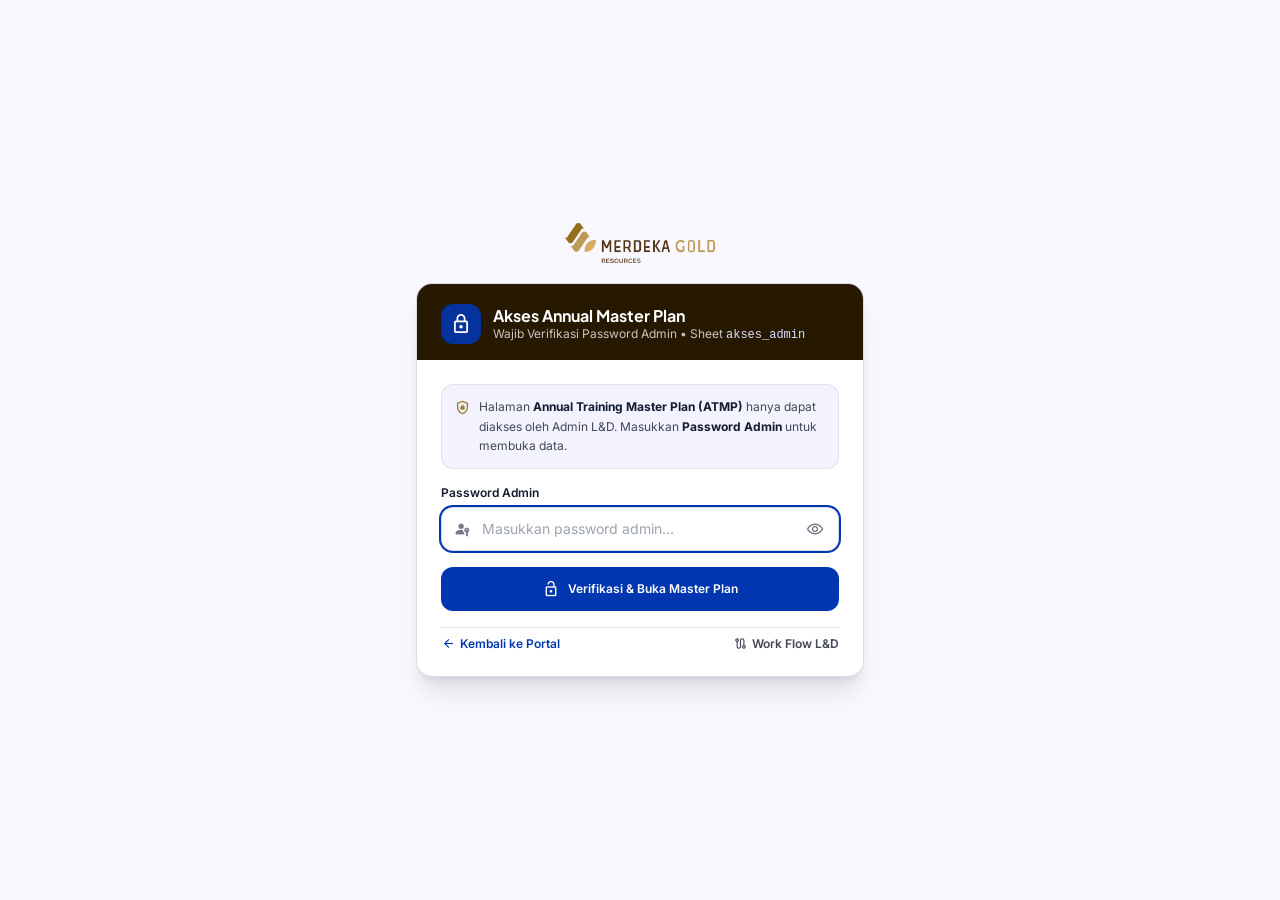
<file: annual-training-master-plan.html>
<!DOCTYPE html>
<html lang="id">
<head>
<meta charset="utf-8">
<meta content="width=device-width, initial-scale=1.0" name="viewport">
<meta content="web_dashboard" name="shell-type">
<title>Annual Training Master Plan - Learning &amp; Development Pani Gold Project</title>
<link rel="icon" type="image/png" sizes="256x256" href="favicon.png">
<link rel="icon" type="image/x-icon" href="favicon.ico">
<link rel="shortcut icon" type="image/x-icon" href="favicon.ico">
<link rel="apple-touch-icon" sizes="256x256" href="favicon.png">
<link href="https://fonts.googleapis.com" rel="preconnect">
<link crossorigin="" href="https://fonts.gstatic.com" rel="preconnect">
<link href="https://fonts.googleapis.com/css2?family=Inter:wght@400;500;600;700&family=Plus+Jakarta+Sans:wght@600;700;800&display=swap" rel="stylesheet" media="print" onload="this.media=&quot;all&quot;">
<link href="https://fonts.googleapis.com/css2?family=Material+Symbols+Outlined:wght,FILL@400,0..1&display=block" rel="stylesheet">
<link rel="stylesheet" href="assets/annual-training-master-plan.css">
<script>(function(){var d=document.documentElement;function r(){d.classList.add('icons-ready')}try{document.fonts.load('1em "Material Symbols Outlined"').then(r,r)}catch(e){r()}setTimeout(r,2500)})()</script>
</head>
<body class="bg-surface text-on-surface antialiased min-h-screen flex flex-col">
<div id="atmp-auth-gate" class="min-h-screen flex flex-col items-center justify-center p-4 sm:p-6 bg-surface">
<div class="w-full max-w-md flex flex-col items-center gap-5">
<a href="index.html" class="hover:opacity-90 transition-opacity" title="Kembali ke Portal Pendaftaran">
<img id="gate-brand-logo" alt="Merdeka Gold Resources" class="h-9 sm:h-10 w-auto object-contain" src="Logo-MGR-Long-default.png">
</a>
<div class="w-full bg-surface-container-lowest rounded-2xl shadow-xl border border-outline-variant/60 overflow-hidden">
<div class="px-6 pt-5 pb-4 bg-[#261900] text-white flex items-center gap-3">
<div class="w-10 h-10 rounded-xl bg-primary/90 text-white flex items-center justify-center shadow-sm shrink-0">
<span class="material-symbols-outlined text-[22px]">lock</span>
</div>
<div class="min-w-0">
<h1 class="font-display text-base font-bold leading-tight">Akses Annual Master Plan</h1>
<p class="text-xs text-white/75 truncate">Wajib Verifikasi Password Admin &bull; Sheet <code class="font-mono text-primary-fixed">akses_admin</code></p>
</div>
</div>
<form id="atmp-gate-form" onsubmit="submitAtmpGatePassword(event)" class="p-6 flex flex-col gap-4">
<div id="atmp-gate-error" class="hidden p-3 rounded-xl bg-error-container text-on-error-container text-xs font-semibold flex items-center gap-2 border border-error/20">
<span class="material-symbols-outlined text-[18px] text-error shrink-0">gpp_bad</span>
<span id="atmp-gate-error-text">Password admin tidak sesuai.</span>
</div>
<div class="p-3 rounded-xl bg-surface-container-low border border-outline-variant/40 text-xs text-on-surface-variant leading-relaxed flex items-start gap-2">
<span class="material-symbols-outlined text-[17px] text-[#9D7828] shrink-0 mt-0.5">shield_lock</span>
<span>Halaman <strong class="text-on-surface">Annual Training Master Plan (ATMP)</strong> hanya dapat diakses oleh Admin L&amp;D. Masukkan <strong class="text-on-surface">Password Admin</strong> untuk membuka data.</span>
</div>
<div class="flex flex-col gap-1.5">
<label for="atmp-gate-password" class="text-xs font-semibold text-on-surface">Password Admin</label>
<div class="relative">
<span class="material-symbols-outlined absolute left-3 top-1/2 -translate-y-1/2 text-outline text-[18px]">passkey</span>
<input type="password" id="atmp-gate-password" required autocomplete="current-password" placeholder="Masukkan password admin..." class="w-full h-11 pl-10 pr-10 rounded-xl bg-surface-container-low border border-outline-variant/60 text-sm text-on-surface focus:outline-none focus:ring-2 focus:ring-primary focus:bg-surface-container-lowest transition-all">
<button type="button" onclick="toggleAtmpGatePassword()" class="absolute right-2.5 top-1/2 -translate-y-1/2 w-7 h-7 rounded-lg flex items-center justify-center text-outline hover:text-on-surface cursor-pointer" aria-label="Tampilkan atau sembunyikan password">
<span id="atmp-gate-pass-icon" class="material-symbols-outlined text-[18px]">visibility</span>
</button>
</div>
</div>
<button type="submit" id="atmp-gate-submit-btn" class="w-full h-11 px-5 rounded-xl bg-primary hover:bg-primary-container text-on-primary text-xs font-semibold inline-flex items-center justify-center gap-2 shadow-sm transition-all cursor-pointer">
<span class="material-symbols-outlined text-[18px]">lock_open</span>
<span id="atmp-gate-submit-text">Verifikasi &amp; Buka Master Plan</span>
</button>
<div class="pt-2 border-t border-outline-variant/40 flex flex-wrap items-center justify-between gap-2 text-xs">
<a href="index.html" class="font-semibold text-primary hover:underline inline-flex items-center gap-1">
<span class="material-symbols-outlined text-[15px]">arrow_back</span>
<span>Kembali ke Portal</span>
</a>
<a href="work-flow.html" class="font-semibold text-on-surface-variant hover:text-primary inline-flex items-center gap-1">
<span class="material-symbols-outlined text-[15px]">route</span>
<span>Work Flow L&amp;D</span>
</a>
</div>
</form>
</div>
</div>
</div>
<div id="atmp-protected-shell" class="hidden min-h-screen flex-col flex-1">
<header class="fixed top-0 right-0 left-0 h-16 bg-surface/95 border-b border-outline-variant/50 z-50 flex items-center justify-between gap-3 px-3 sm:px-6 lg:px-8">
<div class="flex items-center gap-3 min-w-0">
<a href="index.html" class="flex items-center gap-2.5 shrink-0 hover:opacity-90 transition-opacity" title="Kembali ke Portal Pendaftaran Training">
<img id="header-brand-logo" alt="Merdeka Gold Resources" class="h-7 sm:h-8 w-auto object-contain shrink-0" src="Logo-MGR-Long-default.png">
</a>
<span class="hidden sm:inline-block w-px h-5 bg-outline-variant/60 shrink-0"></span>
<div class="hidden sm:flex flex-col min-w-0">
<div class="flex items-center gap-2">
<span class="font-display text-sm font-bold text-primary leading-tight truncate">Annual Training Master Plan</span>
<span id="topbar-source-badge" class="hidden md:inline-flex items-center px-2 py-0.5 rounded-full text-[10px] font-bold bg-emerald-100 text-emerald-900 border border-emerald-300 uppercase tracking-wider shrink-0">Sheet ATMP</span>
</div>
<span class="text-[11px] text-on-surface-variant font-medium truncate">L&amp;D Pani Gold Project &bull; PT Merdeka Copper Gold Tbk</span>
</div>
</div>
<div class="flex items-center gap-1.5 sm:gap-2 shrink-0">
<div id="sync-status-pill" onclick="loadMasterPlanData(true)" class="hidden md:inline-flex items-center gap-1.5 px-3 py-1.5 rounded-xl bg-surface-container-low border border-outline-variant/40 text-xs font-medium text-on-surface-variant cursor-pointer hover:border-primary/50 transition-colors" title="Klik untuk muat ulang data dari Sheet Jadwal Pelatihan">
<span id="sync-dot" class="w-2 h-2 rounded-full bg-amber-500"></span>
<span id="sync-label">Menyinkronkan data...</span>
</div>
<button type="button" onclick="loadMasterPlanData(true)" class="h-9 px-3 rounded-xl bg-surface-container-lowest border border-outline-variant/60 hover:bg-surface-container-low text-on-surface text-xs font-semibold inline-flex items-center gap-1.5 transition-colors cursor-pointer" title="Segarkan data dari Sheet Jadwal">
<span id="refresh-icon" class="material-symbols-outlined text-[17px] text-primary">sync</span>
<span class="hidden sm:inline">Segarkan</span>
</button>
<button type="button" onclick="exportMasterPlanCsv()" class="h-9 px-3 rounded-xl bg-surface-container-lowest border border-outline-variant/60 hover:bg-surface-container-low text-on-surface text-xs font-semibold inline-flex items-center gap-1.5 transition-colors cursor-pointer" title="Ekspor Master Plan ke Excel (.csv)">
<span class="material-symbols-outlined text-[17px] text-emerald-700">table_view</span>
<span class="hidden lg:inline">Ekspor CSV</span>
</button>
<button type="button" onclick="printMasterPlanPdf()" class="h-9 px-3 rounded-xl bg-red-700 hover:bg-red-800 text-white text-xs font-semibold inline-flex items-center gap-1.5 transition-colors cursor-pointer" title="Cetak / Simpan Annual Training Master Plan (.pdf)">
<span class="material-symbols-outlined text-[17px]">picture_as_pdf</span>
<span class="hidden sm:inline">Cetak PDF</span>
</button>
<a href="index.html#waiting-list" class="h-9 px-3 rounded-xl bg-amber-500/10 hover:bg-amber-500/20 text-amber-900 border border-amber-500/30 text-xs font-semibold inline-flex items-center gap-1.5 transition-colors" title="Buka Waiting List Permintaan Pelatihan di Portal">
<span class="material-symbols-outlined text-[17px] text-amber-700">hourglass_top</span>
<span class="hidden sm:inline">Waiting List</span>
</a>
<a href="index.html#jadwal" class="h-9 px-3 rounded-xl bg-primary hover:bg-primary-container text-on-primary text-xs font-semibold inline-flex items-center gap-1.5 transition-colors" title="Buka Portal Pendaftaran &amp; Kalender Detail">
<span class="material-symbols-outlined text-[17px]">open_in_new</span>
<span class="hidden sm:inline">Portal Pendaftaran</span>
</a>
<button type="button" onclick="lockMasterPlanAccess()" class="h-9 px-2.5 sm:px-3 rounded-xl bg-amber-50 hover:bg-amber-100 text-[#9D7828] border border-amber-300/80 text-xs font-semibold inline-flex items-center gap-1.5 transition-colors cursor-pointer" title="Kunci kembali halaman Master Plan">
<span class="material-symbols-outlined text-[17px]">lock</span>
<span class="hidden lg:inline">Kunci</span>
</button>
</div>
</header>
<main class="w-full pt-24 pb-16 px-4 sm:px-6 lg:px-8 max-w-[1440px] mx-auto flex-1 flex flex-col gap-6">
<section class="flex flex-col lg:flex-row lg:items-center justify-between gap-4 pt-1">
<div class="min-w-0">
<h1 id="page-main-title" class="font-display text-xl sm:text-2xl font-bold text-on-surface tracking-tight">
Annual Training Master Plan 2026
</h1>
<p id="page-subtitle" class="text-xs text-slate-500 mt-1">
Ringkasan program tahunan (Jan &ndash; Des), Plan vs Actual peserta, status jadwal, serta budget dan biaya per peserta.
</p>
</div>
<div class="flex flex-wrap items-center gap-2.5 shrink-0">
<div id="source-selector-group" class="inline-flex items-center p-1 rounded-xl bg-slate-100/80 border border-slate-200/80 gap-0.5" title="Pilih sumber sheet Google Sheets">
<button type="button" onclick="switchDataSource('atmp')" data-source-btn="atmp" class="px-3 py-1 rounded-lg text-xs font-bold bg-emerald-700 text-white cursor-pointer transition-all">Sheet ATMP</button>
<button type="button" onclick="switchDataSource('jadwal')" data-source-btn="jadwal" class="px-3 py-1 rounded-lg text-xs font-semibold text-on-surface-variant hover:text-on-surface cursor-pointer transition-all">Jadwal Pelatihan</button>
</div>
<div id="year-selector-group" class="inline-flex items-center p-1 rounded-xl bg-slate-100/80 border border-slate-200/80 gap-0.5">
<button type="button" onclick="setSelectedYear(2025)" data-year-btn="2025" class="px-2.5 py-1 rounded-lg text-xs font-semibold text-on-surface-variant hover:text-on-surface cursor-pointer">2025</button>
<button type="button" onclick="setSelectedYear(2026)" data-year-btn="2026" class="px-2.5 py-1 rounded-lg text-xs font-bold bg-primary text-on-primary cursor-pointer">2026</button>
<button type="button" onclick="setSelectedYear(2027)" data-year-btn="2027" class="px-2.5 py-1 rounded-lg text-xs font-semibold text-on-surface-variant hover:text-on-surface cursor-pointer">2027</button>
<button type="button" onclick="setSelectedYear('all')" data-year-btn="all" class="px-2.5 py-1 rounded-lg text-xs font-semibold text-on-surface-variant hover:text-on-surface cursor-pointer">Semua</button>
</div>
<label id="request-toggle-wrap" class="hidden inline-flex items-center gap-1.5 h-9 px-3 rounded-xl bg-white border border-slate-200 text-xs font-medium text-slate-600 cursor-pointer select-none hover:border-primary/40 transition-colors" title="Ikutkan usulan pelatihan di luar jadwal resmi">
<input id="toggle-include-requests" type="checkbox" onchange="handleIncludeRequestsToggle()" class="rounded border-outline text-primary focus:ring-primary w-3.5 h-3.5 cursor-pointer">
<span>+ Request</span>
</label>
<button type="button" onclick="toggleInsightsPanel()" id="btn-toggle-insights" class="h-9 px-3 rounded-xl bg-white border border-slate-200/90 hover:border-primary/40 text-xs font-semibold text-slate-700 inline-flex items-center gap-1.5 cursor-pointer transition-colors" title="Tampilkan atau sembunyikan ringkasan grafik">
<span class="material-symbols-outlined text-[16px] text-primary">insights</span>
<span id="insights-toggle-label">Sembunyikan Grafik</span>
</button>
</div>
</section>
<section id="kpi-cards-grid" class="grid grid-cols-1 sm:grid-cols-2 xl:grid-cols-5 gap-3.5">
<div class="bg-white rounded-2xl border border-slate-200/80 shadow-[0_1px_2px_rgba(15,23,42,0.03)] p-4 flex flex-col justify-between gap-2">
<div class="flex items-center justify-between gap-2">
<span class="text-xs font-medium text-slate-500">Program &amp; Sesi</span>
<span id="kpi-unique-programs-pill" class="text-[11px] font-semibold text-secondary">
<span id="kpi-unique-programs">-</span> Program
</span>
</div>
<div class="flex items-baseline gap-1.5">
<span id="kpi-total-sessions" class="font-display text-2xl font-bold text-primary">-</span>
<span class="text-xs font-medium text-slate-500">Sesi</span>
</div>
<div id="kpi-sessions-sub" class="text-[11px] text-slate-500 truncate">Memuat data...</div>
</div>
<div class="bg-white rounded-2xl border border-slate-200/80 shadow-[0_1px_2px_rgba(15,23,42,0.03)] p-4 flex flex-col justify-between gap-2">
<div class="flex items-center justify-between gap-2">
<span class="text-xs font-medium text-slate-500">Realisasi &amp; Jam</span>
<span id="kpi-total-hours" class="text-[11px] font-semibold text-tertiary">- Jam</span>
</div>
<div class="flex items-baseline justify-between gap-2">
<span id="kpi-realization-pct" class="font-display text-2xl font-bold text-emerald-700">-</span>
<span id="kpi-realization-count" class="text-[11px] font-semibold text-slate-500">0/0 sesi</span>
</div>
<div>
<div class="w-full h-1.5 rounded-full bg-slate-100 overflow-hidden mb-1.5">
<div id="kpi-realization-bar" class="h-full rounded-full bg-emerald-600 transition-all duration-300" style="width:0%"></div>
</div>
<div id="kpi-hours-sub" class="text-[11px] text-slate-500 truncate">Akumulasi durasi kelas</div>
</div>
</div>
<div class="bg-white rounded-2xl border border-slate-200/80 shadow-[0_1px_2px_rgba(15,23,42,0.03)] p-4 flex flex-col justify-between gap-2">
<div class="flex items-center justify-between gap-2">
<span id="kpi-participants-title" class="text-xs font-medium text-slate-500">Actual vs Plan Peserta</span>
<span id="kpi-occupancy-pct" class="px-2 py-0.5 rounded-full bg-amber-50 text-amber-800 text-[10.5px] font-bold">0%</span>
</div>
<div class="flex items-baseline gap-2">
<span id="kpi-participants-total" class="font-display text-2xl font-bold text-slate-900">-</span>
</div>
<div id="kpi-participants-sub" class="text-[11px] text-slate-500 truncate">Dari 0 total plan</div>
</div>
<div id="kpi-budget-card" class="bg-white rounded-2xl border border-slate-200/80 shadow-[0_1px_2px_rgba(15,23,42,0.03)] p-4 flex flex-col justify-between gap-2">
<div class="flex items-center justify-between gap-2">
<span class="text-xs font-medium text-slate-500">Biaya Actual vs Plan</span>
<span id="kpi-budget-pct" class="px-2 py-0.5 rounded-full bg-blue-50 text-primary text-[10.5px] font-bold">-</span>
</div>
<div class="flex items-baseline gap-2">
<span id="kpi-budget-actual" class="font-display text-lg sm:text-xl font-bold text-slate-900 truncate">-</span>
</div>
<div id="kpi-budget-sub" class="text-[11px] text-slate-500 truncate">Rencana Budget: -</div>
</div>
<div id="kpi-spotlight-card" class="bg-white rounded-2xl border border-slate-200/80 shadow-[0_1px_2px_rgba(15,23,42,0.03)] p-4 flex flex-col justify-between gap-2">
<div class="flex items-center justify-between gap-2">
<span id="spotlight-kicker" class="text-xs font-medium text-slate-500">Agenda Terdekat</span>
<span id="spotlight-badge" class="px-2 py-0.5 rounded-full bg-primary-fixed text-primary text-[10.5px] font-bold">-</span>
</div>
<div id="spotlight-body" class="min-w-0">
<div class="text-xs font-bold text-slate-900 truncate">Memuat jadwal...</div>
<div class="text-[11px] text-slate-500 mt-0.5 truncate">-</div>
</div>
</div>
</section>
<section id="insights-section" class="bg-white rounded-2xl border border-slate-200/80 shadow-[0_1px_2px_rgba(15,23,42,0.03)] p-4 sm:p-5 grid grid-cols-1 lg:grid-cols-12 gap-5 items-stretch">
<div class="lg:col-span-5 flex flex-col justify-between gap-2.5 lg:pr-5 lg:border-r lg:border-slate-100">
<div class="flex flex-wrap items-center justify-between gap-2">
<span class="text-xs font-semibold text-slate-800">Sebaran Bulanan <span class="font-normal text-slate-400">(klik batang)</span></span>
<div class="inline-flex items-center p-0.5 rounded-lg bg-slate-100/80 text-[10.5px]">
<button type="button" onclick="setChartMetric('sessions')" id="btn-metric-sessions" class="px-2.5 py-0.5 rounded-md font-bold bg-white text-primary shadow-2xs cursor-pointer">Sesi</button>
<button type="button" onclick="setChartMetric('participants')" id="btn-metric-participants" class="px-2.5 py-0.5 rounded-md font-medium text-slate-500 hover:text-slate-800 cursor-pointer">Peserta</button>
<button type="button" onclick="setChartMetric('hours')" id="btn-metric-hours" class="px-2.5 py-0.5 rounded-md font-medium text-slate-500 hover:text-slate-800 cursor-pointer">Jam</button>
<button type="button" onclick="setChartMetric('cost')" id="btn-metric-cost" class="px-2.5 py-0.5 rounded-md font-medium text-slate-500 hover:text-slate-800 cursor-pointer">Biaya</button>
</div>
</div>
<div class="relative">
<div id="monthly-chart-container" class="relative z-10 grid grid-cols-12 gap-1.5 items-end h-20 pt-2 px-0.5 border-b border-slate-100">
</div>
</div>
<div id="monthly-chart-footer" class="flex items-center justify-between gap-2 text-[10.5px] text-slate-500">
<span>Aktif: <strong id="chart-active-months" class="text-slate-700">0 / 12 bulan</strong> &bull; <span id="chart-peak-label" class="font-semibold text-primary">Puncak: -</span></span>
<div id="chart-legend-wrap" class="flex items-center gap-3">
<span class="inline-flex items-center gap-1"><span class="w-2 h-2 rounded-xs bg-primary"></span>Terjadwal</span>
<span class="inline-flex items-center gap-1"><span class="w-2 h-2 rounded-xs bg-emerald-600"></span>Selesai</span>
</div>
</div>
</div>
<div class="lg:col-span-4 flex flex-col justify-between gap-2.5 lg:pr-5 lg:border-r lg:border-slate-100">
<div class="flex items-center justify-between gap-2">
<span class="text-xs font-semibold text-slate-800">Komposisi Kategori</span>
<button type="button" onclick="resetAllFilters()" class="text-[11px] font-medium text-slate-400 hover:text-primary cursor-pointer">Reset Filter</button>
</div>
<div id="category-breakdown-list" class="flex flex-col gap-3">
</div>
</div>
<div class="lg:col-span-3 flex flex-col justify-between gap-2.5">
<div class="flex items-center justify-between gap-2">
<span class="text-xs font-semibold text-slate-800">Ringkasan Kuartal</span>
<span class="text-[10.5px] text-slate-400">Sesi &bull; Jam</span>
</div>
<div class="grid grid-cols-2 gap-2 flex-1" id="quarter-summary-pills">
</div>
</div>
</section>
<section class="bg-white rounded-2xl border border-slate-200/80 shadow-[0_1px_2px_rgba(15,23,42,0.03)] p-3.5 sm:p-4 flex flex-col gap-3">
<div class="flex flex-col sm:flex-row sm:items-center justify-between gap-2.5">
<div class="inline-flex items-center p-1 bg-slate-100/80 rounded-xl gap-1 overflow-x-auto max-w-full smooth-scroll-x">
<button type="button" onclick="switchMasterView('matrix')" id="view-tab-matrix" class="master-view-tab flex items-center gap-1.5 px-3 py-1.5 rounded-lg bg-primary text-on-primary text-xs font-semibold transition-all cursor-pointer shrink-0">
<span class="material-symbols-outlined text-[16px]">grid_on</span>
<span>Matriks Tahunan</span>
</button>
<button type="button" onclick="switchMasterView('gantt')" id="view-tab-gantt" class="master-view-tab flex items-center gap-1.5 px-3 py-1.5 rounded-lg text-slate-600 hover:text-slate-900 hover:bg-white/70 text-xs font-medium transition-all cursor-pointer shrink-0">
<span class="material-symbols-outlined text-[16px]">view_timeline</span>
<span>Timeline Gantt</span>
</button>
<button type="button" onclick="switchMasterView('quarters')" id="view-tab-quarters" class="master-view-tab flex items-center gap-1.5 px-3 py-1.5 rounded-lg text-slate-600 hover:text-slate-900 hover:bg-white/70 text-xs font-medium transition-all cursor-pointer shrink-0">
<span class="material-symbols-outlined text-[16px]">calendar_view_month</span>
<span>Kuartal &amp; Bulan</span>
</button>
<button type="button" onclick="switchMasterView('table')" id="view-tab-table" class="master-view-tab flex items-center gap-1.5 px-3 py-1.5 rounded-lg text-slate-600 hover:text-slate-900 hover:bg-white/70 text-xs font-medium transition-all cursor-pointer shrink-0">
<span class="material-symbols-outlined text-[16px]">table_rows</span>
<span>Tabel Master</span>
</button>
<button type="button" onclick="switchMasterView('budget')" id="view-tab-budget" class="master-view-tab flex items-center gap-1.5 px-3 py-1.5 rounded-lg text-slate-600 hover:text-slate-900 hover:bg-white/70 text-xs font-medium transition-all cursor-pointer shrink-0">
<span class="material-symbols-outlined text-[16px]">payments</span>
<span>Budget &amp; Realisasi</span>
</button>
</div>
<div class="flex items-center justify-between sm:justify-end gap-2.5">
<div id="matrix-grouping-wrap" class="inline-flex items-center p-1 bg-slate-100/80 rounded-xl gap-0.5">
<button type="button" onclick="setMatrixGrouping('program')" id="btn-group-program" class="px-2.5 py-1 rounded-lg text-[11px] font-bold bg-white text-primary shadow-2xs cursor-pointer">Per Program</button>
<button type="button" onclick="setMatrixGrouping('session')" id="btn-group-session" class="px-2.5 py-1 rounded-lg text-[11px] font-medium text-slate-500 hover:text-slate-800 cursor-pointer">Per Sesi</button>
</div>
<span id="filter-result-badge" class="px-2.5 py-1 rounded-lg bg-slate-100 text-xs font-bold text-primary">
0 Sesi
</span>
</div>
</div>
<div class="flex flex-col xl:flex-row xl:items-center justify-between gap-2.5 pt-2.5 border-t border-slate-100">
<div class="flex items-center gap-2 flex-1 min-w-0">
<div class="relative flex-1 max-w-md">
<span class="material-symbols-outlined absolute left-3 top-1/2 -translate-y-1/2 text-slate-400 text-[17px]">search</span>
<input id="filter-search" oninput="applyFiltersAndRender()" type="text" placeholder="Cari pelatihan, ID, PIC, atau ruangan..." class="w-full h-9 pl-9 pr-3 rounded-xl bg-slate-100/75 border border-transparent focus:border-primary/40 focus:bg-white text-xs text-slate-900 placeholder:text-slate-400 focus:outline-none transition-colors">
</div>
<button type="button" onclick="toggleFiltersDrawer()" id="btn-toggle-filters" class="h-9 px-3 rounded-xl bg-white hover:bg-slate-50 border border-slate-200 text-xs font-semibold text-slate-700 inline-flex items-center gap-1.5 shrink-0 cursor-pointer transition-colors" title="Tampilkan filter Kategori, Kuartal, Status &amp; Ruangan">
<span class="material-symbols-outlined text-[16px] text-slate-500">tune</span>
<span>Filter</span>
<span id="advanced-filter-count" class="hidden px-1.5 py-0 rounded-full bg-primary text-white text-[10px] font-bold">0</span>
</button>
<button type="button" onclick="resetAllFilters()" id="btn-reset-filters" class="hidden h-9 px-2.5 rounded-xl text-xs font-semibold text-slate-500 hover:text-red-700 hover:bg-red-50/70 inline-flex items-center gap-1 shrink-0 cursor-pointer transition-colors" title="Reset Semua Filter">
<span class="material-symbols-outlined text-[16px]">close</span>
<span class="hidden sm:inline">Reset</span>
</button>
</div>
<div class="flex flex-wrap items-center gap-1.5 text-[11px]">
<button type="button" data-track-chip="all" onclick="setTrackingFilter('all')" class="inline-flex items-center gap-1.5 px-2.5 py-1 rounded-full bg-slate-900 text-white border border-slate-900 font-semibold cursor-pointer transition-all">
<span>Semua</span>
<span id="track-count-all" class="opacity-80">0</span>
</button>
<button type="button" data-track-chip="real" onclick="setTrackingFilter('real')" class="inline-flex items-center gap-1.5 px-2.5 py-1 rounded-full bg-white text-slate-600 border border-slate-200 hover:bg-slate-50 font-medium cursor-pointer transition-all" title="REAL: Pelatihan yang sudah dilaksanakan">
<span class="w-1.5 h-1.5 rounded-full bg-emerald-500"></span>
<span>REAL</span>
<span id="track-count-real" class="font-bold">0</span>
</button>
<button type="button" data-track-chip="plan" onclick="setTrackingFilter('plan')" class="inline-flex items-center gap-1.5 px-2.5 py-1 rounded-full bg-white text-slate-600 border border-slate-200 hover:bg-slate-50 font-medium cursor-pointer transition-all" title="PLAN: Pelatihan yang masih rencana">
<span class="w-1.5 h-1.5 rounded-full bg-blue-500"></span>
<span>PLAN</span>
<span id="track-count-plan" class="font-bold">0</span>
</button>
<button type="button" data-track-chip="tmbh" onclick="setTrackingFilter('tmbh')" class="inline-flex items-center gap-1.5 px-2.5 py-1 rounded-full bg-white text-slate-600 border border-slate-200 hover:bg-slate-50 font-medium cursor-pointer transition-all" title="TMBH: Pelatihan tambahan di luar rencana awal">
<span class="w-1.5 h-1.5 rounded-full bg-teal-500"></span>
<span>TMBH</span>
<span id="track-count-tmbh" class="font-bold">0</span>
</button>
<button type="button" data-track-chip="gsr-hari" onclick="setTrackingFilter('gsr-hari')" class="inline-flex items-center gap-1.5 px-2.5 py-1 rounded-full bg-white text-slate-600 border border-slate-200 hover:bg-slate-50 font-medium cursor-pointer transition-all" title="GSR-HARI: Bergeser hari pada bulan yang sama">
<span class="w-1.5 h-1.5 rounded-full bg-amber-500"></span>
<span>GSR-HARI</span>
<span id="track-count-gsr-hari" class="font-bold">0</span>
</button>
<button type="button" data-track-chip="gsr-bln" onclick="setTrackingFilter('gsr-bln')" class="inline-flex items-center gap-1.5 px-2.5 py-1 rounded-full bg-white text-slate-600 border border-slate-200 hover:bg-slate-50 font-medium cursor-pointer transition-all" title="GSR-BLN: Bergeser bulan pelaksanaan">
<span class="w-1.5 h-1.5 rounded-full bg-rose-500"></span>
<span>GSR-BLN</span>
<span id="track-count-gsr-bln" class="font-bold">0</span>
</button>
</div>
</div>
<div id="advanced-filters-panel" class="hidden grid-cols-1 sm:grid-cols-2 lg:grid-cols-4 gap-2.5 pt-2.5 border-t border-slate-100">
<div class="relative">
<select id="filter-category" onchange="applyFiltersAndRender()" class="w-full h-9 pl-3 pr-7 rounded-xl bg-slate-100/75 border border-transparent focus:border-primary/40 text-xs font-medium text-slate-700 appearance-none cursor-pointer focus:outline-none">
<option value="all">Kategori: Semua</option>
<option value="K3 & Safety">K3 &amp; Safety</option>
<option value="Teknis & Sertifikasi">Teknis &amp; Sertifikasi</option>
<option value="IT & Sistem">IT &amp; Sistem</option>
<option value="Leadership & Manajemen">Leadership &amp; Manajemen</option>
<option value="Umum">Umum / Lainnya</option>
</select>
<span class="material-symbols-outlined absolute right-2 top-1/2 -translate-y-1/2 text-slate-400 text-[16px] pointer-events-none">expand_more</span>
</div>
<div class="relative">
<select id="filter-quarter" onchange="handleQuarterFilterChange()" class="w-full h-9 pl-3 pr-7 rounded-xl bg-slate-100/75 border border-transparent focus:border-primary/40 text-xs font-medium text-slate-700 appearance-none cursor-pointer focus:outline-none">
<option value="all">Kuartal: Semua</option>
<option value="Q1">Q1 (Jan–Mar)</option>
<option value="Q2">Q2 (Apr–Jun)</option>
<option value="Q3">Q3 (Jul–Sep)</option>
<option value="Q4">Q4 (Okt–Des)</option>
</select>
<span class="material-symbols-outlined absolute right-2 top-1/2 -translate-y-1/2 text-slate-400 text-[16px] pointer-events-none">expand_more</span>
</div>
<div class="relative">
<select id="filter-status" onchange="applyFiltersAndRender()" class="w-full h-9 pl-3 pr-7 rounded-xl bg-slate-100/75 border border-transparent focus:border-primary/40 text-xs font-medium text-slate-700 appearance-none cursor-pointer focus:outline-none">
<option value="all">Status: Semua</option>
<option value="upcoming">Buka / Mendatang</option>
<option value="running">Berlangsung</option>
<option value="full">Penuh</option>
<option value="closed">Tutup / H-1</option>
<option value="completed">Selesai</option>
<option value="tba">TBA</option>
</select>
<span class="material-symbols-outlined absolute right-2 top-1/2 -translate-y-1/2 text-slate-400 text-[16px] pointer-events-none">expand_more</span>
</div>
<div class="relative">
<select id="filter-room" onchange="applyFiltersAndRender()" class="w-full h-9 pl-3 pr-7 rounded-xl bg-slate-100/75 border border-transparent focus:border-primary/40 text-xs font-medium text-slate-700 appearance-none cursor-pointer focus:outline-none">
<option value="all">Ruangan: Semua</option>
</select>
<span class="material-symbols-outlined absolute right-2 top-1/2 -translate-y-1/2 text-slate-400 text-[16px] pointer-events-none">expand_more</span>
</div>
</div>
<div id="active-filter-chips" class="hidden flex-wrap items-center gap-1.5 pt-0.5 text-[11px]"></div>
</section>
<div id="loading-skeleton" class="bg-white rounded-2xl border border-slate-200/80 p-8 flex flex-col items-center text-center gap-3">
<div class="w-12 h-12 rounded-2xl bg-primary-fixed flex items-center justify-center text-primary">
<span class="material-symbols-outlined text-[28px]">hourglass_top</span>
</div>
<div class="text-sm font-bold text-on-surface">Memuat Data Annual Training Master Plan...</div>
<div id="loading-skeleton-sub" class="text-xs text-on-surface-variant max-w-md">Mengambil data jadwal langsung dari Sheet <strong>ATMP</strong> (Google Sheets &amp; GAS API).</div>
<div class="w-full max-w-md flex flex-col gap-2 mt-2">
<div class="h-10 rounded-xl soft-shimmer"></div>
<div class="h-10 rounded-xl soft-shimmer"></div>
</div>
</div>
<section id="panel-matrix" class="hidden flex-col gap-4">
<div class="bg-white rounded-2xl border border-slate-200/80 shadow-[0_1px_2px_rgba(15,23,42,0.03)] overflow-hidden">
<div class="px-5 py-3.5 border-b border-slate-100 flex flex-wrap items-center justify-between gap-3 bg-slate-50/50">
<div class="flex items-center gap-2">
<span class="material-symbols-outlined text-primary text-[20px]">grid_on</span>
<h3 id="matrix-panel-title" class="font-display text-sm sm:text-base font-bold text-slate-900">Matriks Master Plan Tahunan 2026</h3>
</div>
<div class="hidden sm:flex items-center gap-3 text-[11px] text-slate-500">
<span class="inline-flex items-center gap-1"><span class="w-2 h-2 rounded-full bg-emerald-500"></span>Terealisasi</span>
<span class="inline-flex items-center gap-1"><span class="w-2 h-2 rounded-full bg-blue-500"></span>Rencana</span>
<span class="inline-flex items-center gap-1"><span class="w-2 h-2 rounded-full bg-teal-500"></span>Tambahan</span>
<span class="inline-flex items-center gap-1"><span class="w-2 h-2 rounded-full bg-amber-500"></span>Geser Hari</span>
<span class="inline-flex items-center gap-1"><span class="w-2 h-2 rounded-full bg-rose-500"></span>Geser Bln</span>
</div>
</div>
<div id="matrix-table-container" class="matrix-table-wrap"></div>
</div>
<div id="tba-section-box" class="hidden bg-surface-container-lowest rounded-2xl border border-outline-variant/50 p-5 flex flex-col gap-3"></div>
</section>
<section id="panel-gantt" class="hidden flex-col gap-4">
<div class="bg-surface-container-lowest rounded-2xl border border-outline-variant/50 overflow-hidden">
<div class="px-4 sm:px-5 py-3 border-b border-outline-variant/40 flex flex-wrap items-center justify-between gap-3 bg-surface-container-low/40">
<div class="flex flex-wrap items-center gap-3">
<div class="flex items-center gap-2">
<span class="material-symbols-outlined text-primary text-[20px]">view_timeline</span>
<h3 id="gantt-panel-title" class="font-display text-sm sm:text-base font-bold text-on-surface">Timeline Gantt Tahunan 2026</h3>
</div>
<div class="inline-flex items-center p-0.5 rounded-lg bg-surface-container-low border border-outline-variant/40 text-[11px]">
<button type="button" onclick="setGanttScale('active')" id="btn-gantt-active" class="px-2.5 py-1 rounded-md font-bold bg-surface-container-lowest text-primary cursor-pointer">Zoom Rentang Aktif</button>
<button type="button" onclick="setGanttScale('year')" id="btn-gantt-year" class="px-2.5 py-1 rounded-md font-medium text-on-surface-variant hover:text-on-surface cursor-pointer">Setahun (Jan&ndash;Des)</button>
</div>
</div>
<div class="flex flex-wrap items-center gap-2.5 text-[11px] font-medium text-on-surface-variant">
<span class="inline-flex items-center gap-1"><span class="w-2.5 h-2.5 rounded-full bg-emerald-600"></span>Selesai</span>
<span class="inline-flex items-center gap-1"><span class="w-2.5 h-2.5 rounded-full bg-sky-600"></span>Berlangsung</span>
<span class="inline-flex items-center gap-1"><span class="w-2.5 h-2.5 rounded-full bg-primary"></span>Buka</span>
<span class="inline-flex items-center gap-1"><span class="w-2.5 h-2.5 rounded-full bg-amber-600"></span>Penuh / Tutup</span>
<span class="inline-flex items-center gap-1 pl-1 border-l border-outline-variant/50"><span class="w-3 h-0.5 bg-red-500"></span>Hari Ini</span>
</div>
</div>
<div id="gantt-container" class="overflow-x-auto smooth-scroll-x"></div>
</div>
</section>
<section id="panel-quarters" class="hidden flex-col gap-4">
<div class="bg-surface-container-lowest rounded-2xl border border-outline-variant/50 px-4 sm:px-5 py-3 flex flex-wrap items-center justify-between gap-3">
<div class="flex items-center gap-2">
<span class="material-symbols-outlined text-primary text-[20px]">calendar_view_month</span>
<div>
<h3 class="font-display text-sm sm:text-base font-bold text-on-surface">Daftar Agenda Kuartal &amp; Bulanan</h3>
<p class="text-[11px] text-on-surface-variant">Dikelompokkan per tanggal agar mudah memindai jadwal kelas, jam mulai, dan ketersediaan kursi</p>
</div>
</div>
<button type="button" onclick="toggleQuarterEmptyMonths()" id="btn-quarter-empty-toggle" class="h-8 px-3 rounded-xl bg-surface-container-low hover:bg-surface-container border border-outline-variant/40 text-[11px] font-semibold text-on-surface inline-flex items-center gap-1.5 cursor-pointer transition-colors">
<span class="material-symbols-outlined text-[15px] text-primary">unfold_more</span>
<span id="quarter-empty-toggle-label">Tampilkan Bulan Kosong</span>
</button>
</div>
<div id="quarters-grid-container" class="flex flex-col gap-5"></div>
</section>
<section id="panel-table" class="hidden flex-col gap-4">
<div class="bg-surface-container-lowest rounded-2xl border border-outline-variant/50 overflow-hidden">
<div class="px-4 sm:px-5 py-3 border-b border-outline-variant/40 flex flex-wrap items-center justify-between gap-3 bg-surface-container-low/40">
<div class="flex flex-wrap items-center gap-3">
<div class="flex items-center gap-2">
<span class="material-symbols-outlined text-primary text-[20px]">table_rows</span>
<h3 class="font-display text-sm sm:text-base font-bold text-on-surface">Daftar Lengkap Jadwal Master Plan</h3>
</div>
<div id="table-quick-status" class="flex flex-wrap items-center gap-1 text-[11px]">
<button type="button" onclick="setQuickTableStatus('all')" data-qst="all" class="px-2.5 py-1 rounded-lg font-bold bg-primary text-on-primary cursor-pointer">Semua</button>
<button type="button" onclick="setQuickTableStatus('upcoming')" data-qst="upcoming" class="px-2.5 py-1 rounded-lg font-medium bg-surface-container-lowest border border-outline-variant/50 text-on-surface-variant hover:text-on-surface cursor-pointer">Buka</button>
<button type="button" onclick="setQuickTableStatus('running')" data-qst="running" class="px-2.5 py-1 rounded-lg font-medium bg-surface-container-lowest border border-outline-variant/50 text-on-surface-variant hover:text-on-surface cursor-pointer">Berlangsung</button>
<button type="button" onclick="setQuickTableStatus('completed')" data-qst="completed" class="px-2.5 py-1 rounded-lg font-medium bg-surface-container-lowest border border-outline-variant/50 text-on-surface-variant hover:text-on-surface cursor-pointer">Selesai</button>
<button type="button" onclick="setQuickTableStatus('full')" data-qst="full" class="px-2.5 py-1 rounded-lg font-medium bg-surface-container-lowest border border-outline-variant/50 text-on-surface-variant hover:text-on-surface cursor-pointer">Penuh</button>
</div>
</div>
<div class="flex items-center gap-2 text-xs">
<span class="text-on-surface-variant">Urutkan:</span>
<select id="table-sort-select" onchange="renderMasterTableView()" class="h-8 px-2.5 rounded-lg bg-surface-container-lowest border border-outline-variant/60 text-xs font-semibold text-on-surface cursor-pointer">
<option value="date-asc">Tanggal Mulai (Terlama &rarr; Terbaru)</option>
<option value="date-desc">Tanggal Mulai (Terbaru &rarr; Terlama)</option>
<option value="agenda-asc">Nama Pelatihan (A &ndash; Z)</option>
<option value="agenda-desc">Nama Pelatihan (Z &ndash; A)</option>
<option value="participants-desc">Peserta Terbanyak</option>
<option value="participants-asc">Peserta Tersedikit</option>
<option value="hours-desc">Durasi Jam Terlama</option>
<option value="hours-asc">Durasi Jam Tersingkat</option>
</select>
</div>
</div>
<div id="master-table-container" class="overflow-x-auto smooth-scroll-x max-h-[680px] overflow-y-auto"></div>
</div>
</section>
<section id="panel-budget" class="hidden flex-col gap-4">
<div class="bg-white rounded-2xl border border-slate-200/80 shadow-[0_1px_2px_rgba(15,23,42,0.03)] px-4 sm:px-5 py-3.5 flex flex-wrap items-center justify-between gap-3">
<div class="flex items-center gap-2.5 min-w-0">
<span class="material-symbols-outlined text-primary text-[22px]">payments</span>
<div class="min-w-0">
<h3 id="budget-panel-title" class="font-display text-sm sm:text-base font-bold text-slate-900">Budget &amp; Realisasi Training</h3>
<p class="text-[11px] text-slate-500">Total biaya = budget per peserta &times; jumlah peserta. Rencana memakai peserta target (Plan), realisasi memakai peserta aktual (Actual).</p>
</div>
</div>
<div class="flex items-center gap-2 shrink-0">
<button type="button" onclick="exportBudgetCsv()" class="h-9 px-3 rounded-xl bg-white border border-slate-200 hover:bg-slate-50 text-slate-800 text-xs font-semibold inline-flex items-center gap-1.5 cursor-pointer" title="Unduh ringkasan, kuartal, bulan, kategori, dan detail training">
<span class="material-symbols-outlined text-[17px] text-emerald-700">table_view</span>
<span>Ekspor CSV</span>
</button>
<button type="button" onclick="printBudgetPdf()" class="h-9 px-3 rounded-xl bg-red-700 hover:bg-red-800 text-white text-xs font-semibold inline-flex items-center gap-1.5 cursor-pointer" title="Cetak atau simpan laporan Budget dan Realisasi sebagai PDF">
<span class="material-symbols-outlined text-[17px]">picture_as_pdf</span>
<span>Cetak PDF</span>
</button>
</div>
</div>
<div id="budget-plafon-card"></div>
<div id="budget-summary-cards" class="grid grid-cols-2 lg:grid-cols-3 xl:grid-cols-6 gap-3"></div>
<div id="budget-variance-strip" class="hidden"></div>
<div id="budget-quality-strip" class="hidden"></div>
<div class="grid grid-cols-1 xl:grid-cols-3 gap-4">
<div class="xl:col-span-2 bg-white rounded-2xl border border-slate-200/80 shadow-[0_1px_2px_rgba(15,23,42,0.03)] overflow-hidden">
<div class="px-4 sm:px-5 py-3 border-b border-slate-100 bg-slate-50/50">
<h4 class="font-display text-sm font-bold text-slate-900">Rencana vs realisasi biaya per bulan</h4>
<p class="text-[11px] text-slate-500">Sesi dihitung pada bulan mulainya. Proyeksi memakai actual bila sudah ada, kalau belum memakai rencana.</p>
</div>
<div id="budget-quarter-strip" class="grid grid-cols-2 md:grid-cols-4 gap-2 p-3 border-b border-slate-100"></div>
<div id="budget-month-container" class="overflow-x-auto smooth-scroll-x"></div>
</div>
<div class="bg-white rounded-2xl border border-slate-200/80 shadow-[0_1px_2px_rgba(15,23,42,0.03)] overflow-hidden">
<div class="px-4 sm:px-5 py-3 border-b border-slate-100 bg-slate-50/50">
<h4 class="font-display text-sm font-bold text-slate-900">Biaya per kategori</h4>
<p class="text-[11px] text-slate-500">Rencana dan realisasi setiap kategori pelatihan.</p>
</div>
<div id="budget-category-container" class="overflow-x-auto smooth-scroll-x"></div>
</div>
</div>
<div class="bg-white rounded-2xl border border-slate-200/80 shadow-[0_1px_2px_rgba(15,23,42,0.03)] overflow-hidden">
<div class="px-4 sm:px-5 py-3 border-b border-slate-100 bg-slate-50/50 flex flex-wrap items-center justify-between gap-3">
<div>
<h4 class="font-display text-sm font-bold text-slate-900">Budget per training per peserta</h4>
<p class="text-[11px] text-slate-500">Klik baris untuk membuka detail sesi. Filter di atas (cari, kategori, kuartal, status) ikut berlaku.</p>
</div>
<div class="flex items-center gap-2 text-xs">
<span class="text-slate-500">Urutkan:</span>
<select id="budget-sort-select" onchange="rerenderBudgetView()" class="h-8 px-2.5 rounded-lg bg-white border border-slate-200 text-xs font-semibold text-slate-800 cursor-pointer">
<option value="cost-desc">Rencana biaya terbesar</option>
<option value="perpax-desc">Budget per peserta tertinggi</option>
<option value="pax-desc">Target peserta terbanyak</option>
<option value="gap-desc">Selisih biaya terbesar</option>
<option value="date-asc">Tanggal mulai</option>
<option value="agenda-asc">Nama pelatihan (A &ndash; Z)</option>
</select>
</div>
</div>
<div id="budget-detail-container" class="overflow-x-auto smooth-scroll-x max-h-[680px] overflow-y-auto"></div>
</div>
</section>
</main>
<footer class="mt-auto bg-surface-container-low/80 border-t border-outline-variant/50 text-on-surface">
<div class="max-w-[1480px] mx-auto px-4 sm:px-6 lg:px-8 py-5 flex flex-col sm:flex-row items-center justify-between gap-3 text-xs text-on-surface-variant">
<div class="flex flex-wrap items-center gap-2 text-center sm:text-left">
<span>&copy; <span id="footer-year">2026</span> <strong>PT Merdeka Copper Gold Tbk</strong></span>
<span class="hidden sm:inline">&bull;</span>
<span>Learning &amp; Development &ndash; Pani Gold Project</span>
</div>
<div class="flex items-center gap-4">
<a href="index.html" class="font-semibold text-primary hover:underline">Portal Pendaftaran</a>
<a href="index.html#jadwal" class="font-semibold text-primary hover:underline">Kalender Bulanan</a>
<a href="index.html#kompetensi" class="font-semibold text-primary hover:underline">Catat Kompetensi</a>
</div>
</div>
</footer>
</div>
<div id="detail-modal" class="fixed inset-0 z-[70] hidden bg-slate-950/55 flex items-center justify-center p-3 sm:p-6" onclick="if(event.target===this) closeDetailModal()">
<div class="bg-surface-container-lowest rounded-2xl border border-outline-variant/60 shadow-2xl w-full max-w-3xl max-h-[90vh] flex flex-col overflow-hidden">
<div class="px-5 py-4 border-b border-outline-variant/40 flex items-start justify-between gap-3 bg-surface-container-low/50">
<div class="min-w-0 flex flex-col gap-1.5">
<div class="flex flex-wrap items-center gap-2">
<span id="modal-id-badge" class="px-2.5 py-0.5 rounded-full bg-surface-container-high text-on-surface-variant text-[11px] font-bold">-</span>
<span id="modal-category-badge" class="px-2.5 py-0.5 rounded-full bg-primary-fixed text-on-primary-fixed-variant text-[11px] font-bold">-</span>
<span id="modal-status-badge" class="px-2.5 py-0.5 rounded-full text-[11px] font-bold">-</span>
<span id="modal-tracking-badges" class="inline-flex flex-wrap items-center gap-1.5"></span>
</div>
<h3 id="modal-title" class="font-display text-lg sm:text-xl font-bold text-on-surface leading-snug">Detail Pelatihan</h3>
</div>
<button type="button" onclick="closeDetailModal()" class="w-8 h-8 rounded-lg hover:bg-surface-container text-on-surface-variant flex items-center justify-center shrink-0 cursor-pointer" aria-label="Tutup">
<span class="material-symbols-outlined text-[20px]">close</span>
</button>
</div>
<div class="p-5 overflow-y-auto flex-1 flex flex-col gap-5">
<div class="grid grid-cols-1 sm:grid-cols-2 lg:grid-cols-3 gap-3">
<div class="p-3 rounded-xl bg-surface-container-low/70 border border-outline-variant/30">
<div class="text-[11px] font-semibold text-on-surface-variant">Tanggal Pelaksanaan</div>
<div id="modal-date" class="text-xs sm:text-sm font-bold text-on-surface mt-0.5">-</div>
<div id="modal-plan-shift-info" class="hidden mt-1.5 text-[10.5px] font-semibold text-amber-900 bg-amber-50 border border-amber-300 rounded-lg px-2 py-1 leading-snug"></div>
</div>
<div class="p-3 rounded-xl bg-surface-container-low/70 border border-outline-variant/30">
<div class="text-[11px] font-semibold text-on-surface-variant">Jam &amp; Durasi</div>
<div id="modal-duration" class="text-xs sm:text-sm font-bold text-on-surface mt-0.5">-</div>
</div>
<div class="p-3 rounded-xl bg-surface-container-low/70 border border-outline-variant/30">
<div class="text-[11px] font-semibold text-on-surface-variant">Batch / Angkatan</div>
<div id="modal-batch" class="text-xs sm:text-sm font-bold text-on-surface mt-0.5">-</div>
</div>
<div class="p-3 rounded-xl bg-surface-container-low/70 border border-outline-variant/30">
<div class="text-[11px] font-semibold text-on-surface-variant">Ruangan / Lokasi</div>
<div id="modal-room" class="text-xs sm:text-sm font-bold text-on-surface mt-0.5">-</div>
</div>
<div class="p-3 rounded-xl bg-surface-container-low/70 border border-outline-variant/30 sm:col-span-2">
<div class="text-[11px] font-semibold text-on-surface-variant">Instruktur / PIC</div>
<div id="modal-pic" class="text-xs sm:text-sm font-bold text-on-surface mt-0.5">-</div>
</div>
</div>
<div id="modal-desc-wrap" class="hidden p-3.5 rounded-xl bg-surface-container-low/50 border border-outline-variant/30 text-xs text-on-surface-variant leading-relaxed"></div>
<div class="p-4 rounded-xl border border-outline-variant/40 bg-surface-container-lowest flex flex-col gap-2.5">
<div class="flex flex-wrap items-center justify-between gap-2">
<span id="modal-quota-heading" class="text-xs font-bold text-on-surface">Plan vs Actual Peserta</span>
<span id="modal-quota-pct-badge" class="px-2 py-0.5 rounded-full text-[11px] font-bold bg-primary-fixed text-primary">0%</span>
</div>
<div class="grid grid-cols-3 gap-3 text-center">
<div class="p-2.5 rounded-lg bg-surface-container-low">
<div id="modal-kpi-quota-lbl" class="text-[11px] text-on-surface-variant">Plan Peserta</div>
<div id="modal-kpi-quota" class="font-display text-lg font-bold text-on-surface">0</div>
</div>
<div class="p-2.5 rounded-lg bg-surface-container-low">
<div id="modal-kpi-reg-lbl" class="text-[11px] text-on-surface-variant">Actual Peserta</div>
<div id="modal-kpi-reg" class="font-display text-lg font-bold text-primary">0</div>
</div>
<div class="p-2.5 rounded-lg bg-surface-container-low">
<div id="modal-kpi-rem-lbl" class="text-[11px] text-on-surface-variant">Selisih</div>
<div id="modal-kpi-rem" class="font-display text-lg font-bold text-emerald-700">0</div>
</div>
</div>
<div class="w-full h-2 rounded-full bg-surface-container-high overflow-hidden">
<div id="modal-quota-bar" class="h-full rounded-full bg-primary transition-all duration-300" style="width:0%"></div>
</div>
</div>
<div id="modal-budget-strip" class="hidden p-4 rounded-xl border border-outline-variant/40 bg-surface-container-lowest flex flex-col gap-2.5">
<div class="flex flex-wrap items-center justify-between gap-2">
<span class="text-xs font-bold text-on-surface">Rencana Biaya vs Realisasi Biaya</span>
<span id="modal-budget-pct-badge" class="px-2 py-0.5 rounded-full text-[11px] font-bold bg-blue-100 text-primary">-</span>
</div>
<div class="grid grid-cols-3 gap-3 text-center">
<div class="p-2.5 rounded-lg bg-surface-container-low">
<div class="text-[11px] text-on-surface-variant">Total Biaya Plan</div>
<div id="modal-budget-plan" class="font-display text-sm sm:text-base font-bold text-on-surface truncate">-</div>
</div>
<div class="p-2.5 rounded-lg bg-surface-container-low">
<div class="text-[11px] text-on-surface-variant">Total Biaya Actual</div>
<div id="modal-budget-actual" class="font-display text-sm sm:text-base font-bold text-primary truncate">-</div>
</div>
<div class="p-2.5 rounded-lg bg-surface-container-low">
<div class="text-[11px] text-on-surface-variant">Sisa / Selisih</div>
<div id="modal-budget-diff" class="font-display text-sm sm:text-base font-bold text-emerald-700 truncate">-</div>
</div>
</div>
<div class="grid grid-cols-1 sm:grid-cols-2 gap-3 text-xs">
<div class="p-2.5 rounded-lg border border-outline-variant/40">
<div class="text-[11px] text-on-surface-variant">Plan: budget per peserta &times; target peserta</div>
<div id="modal-budget-formula-plan" class="font-semibold text-on-surface mt-0.5">-</div>
</div>
<div class="p-2.5 rounded-lg border border-outline-variant/40">
<div class="text-[11px] text-on-surface-variant">Actual: budget per peserta &times; peserta aktual</div>
<div id="modal-budget-formula-actual" class="font-semibold text-on-surface mt-0.5">-</div>
</div>
</div>
</div>
<div class="flex flex-col gap-2">
<div class="flex flex-wrap items-center justify-between gap-2">
<h4 class="font-display text-xs sm:text-sm font-bold text-on-surface">Peserta Terdaftar (<span id="modal-part-count">0</span>)</h4>
<input id="modal-part-search" oninput="renderModalParticipants(this.value)" type="text" placeholder="Cari peserta / departemen..." class="h-8 px-3 rounded-lg bg-surface-container-low border border-outline-variant/40 text-xs text-on-surface w-full sm:w-56">
</div>
<div class="border border-outline-variant/40 rounded-xl overflow-hidden max-h-56 overflow-y-auto">
<table class="w-full text-left border-collapse text-xs">
<thead class="bg-surface-container-low text-on-surface-variant sticky top-0">
<tr>
<th class="py-2 px-3 font-semibold w-10">No</th>
<th class="py-2 px-3 font-semibold">Nama / ID</th>
<th class="py-2 px-3 font-semibold">Jabatan &amp; Dept</th>
<th class="py-2 px-3 font-semibold">Perusahaan / PIC</th>
<th class="py-2 px-3 font-semibold text-center">Validasi</th>
</tr>
</thead>
<tbody id="modal-part-tbody" class="divide-y divide-outline-variant/30"></tbody>
</table>
</div>
</div>
</div>
<div class="px-5 py-3.5 border-t border-outline-variant/40 bg-surface-container-low/40 flex flex-wrap items-center justify-between gap-2">
<button type="button" onclick="printSingleSessionPdf()" class="h-9 px-3.5 rounded-xl bg-surface-container-lowest border border-outline-variant/60 hover:bg-surface-container-low text-on-surface text-xs font-semibold inline-flex items-center gap-1.5 cursor-pointer">
<span class="material-symbols-outlined text-[17px] text-red-700">picture_as_pdf</span>
<span>Cetak Lembar Jadwal</span>
</button>
<div class="flex items-center gap-2">
<button type="button" onclick="closeDetailModal()" class="h-9 px-4 rounded-xl border border-outline-variant/60 text-xs font-semibold text-on-surface-variant hover:bg-surface-container-low cursor-pointer">Tutup</button>
<a href="index.html#pendaftaran" class="h-9 px-4 rounded-xl bg-primary hover:bg-primary-container text-on-primary text-xs font-semibold inline-flex items-center gap-1.5">
<span class="material-symbols-outlined text-[17px]">how_to_reg</span>
<span>Buka Pendaftaran</span>
</a>
</div>
</div>
</div>
</div>
<div id="toast-container" class="fixed bottom-4 right-4 z-[90] flex flex-col gap-2 max-w-sm"></div>
<script defer src="assets/js/annual-training-master-plan.js"></script>
</body>
</html>
</file>
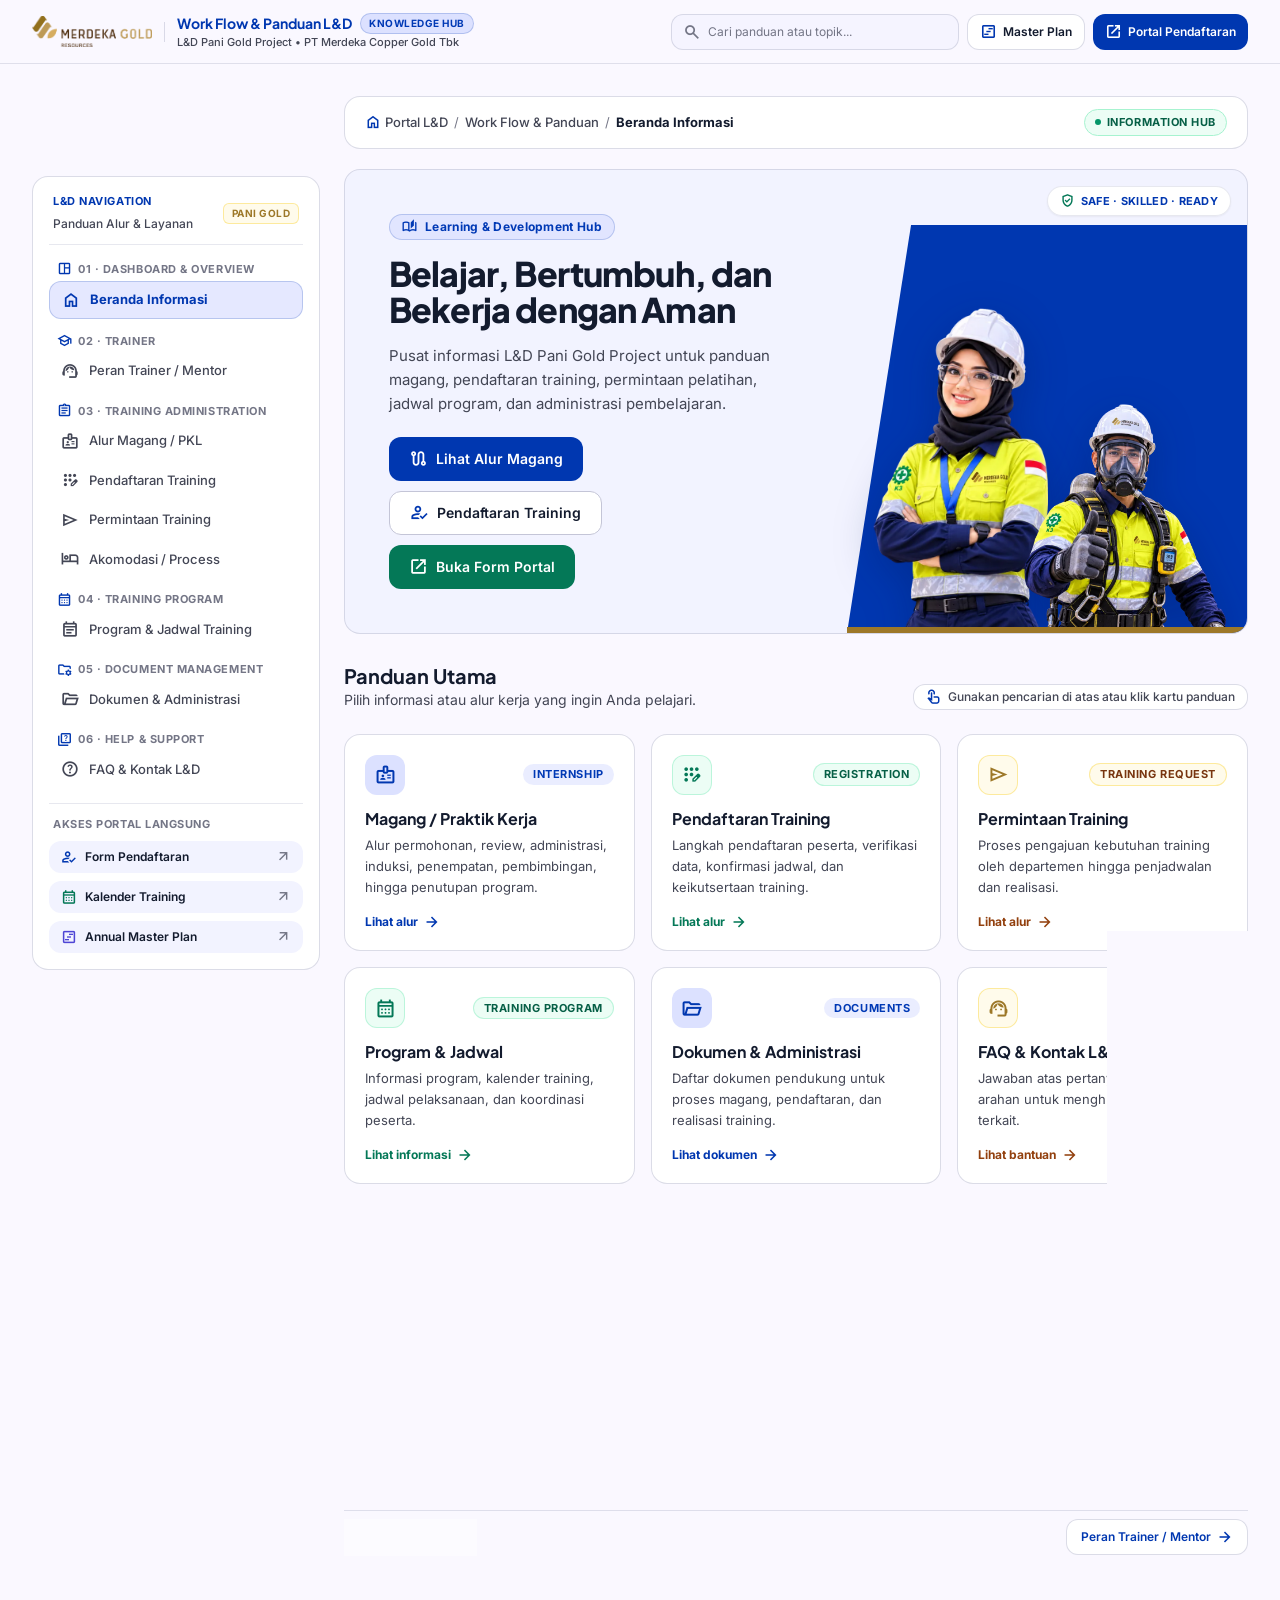
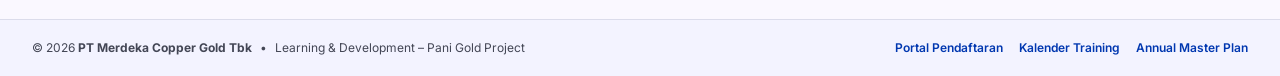
<file: work-flow.html>
<!DOCTYPE html>
<html lang="id">
<head>
<meta charset="utf-8">
<meta name="viewport" content="width=device-width, initial-scale=1.0">
<meta name="shell-type" content="web_dashboard">
<title>Work Flow &amp; Pusat Informasi L&amp;D - Pani Gold Project</title>
<link rel="icon" type="image/png" sizes="256x256" href="favicon.png">
<link rel="icon" type="image/x-icon" href="favicon.ico">
<link rel="shortcut icon" type="image/x-icon" href="favicon.ico">
<link rel="apple-touch-icon" sizes="256x256" href="favicon.png">
<link rel="preconnect" href="https://fonts.googleapis.com">
<link rel="preconnect" href="https://fonts.gstatic.com" crossorigin>
<link href="https://fonts.googleapis.com/css2?family=Inter:wght@400;500;600;700&family=Plus+Jakarta+Sans:wght@600;700;800&display=swap" rel="stylesheet" media="print" onload="this.media=&quot;all&quot;">
<link href="https://fonts.googleapis.com/css2?family=Material+Symbols+Outlined:wght,FILL@400,0..1&display=block" rel="stylesheet">
<link rel="stylesheet" href="assets/work-flow.css">
<script>(function(){var d=document.documentElement;function r(){d.classList.add('icons-ready')}try{document.fonts.load('1em "Material Symbols Outlined"').then(r,r)}catch(e){r()}setTimeout(r,2500)})()</script>
</head>
<body class="bg-surface text-on-surface antialiased min-h-screen flex flex-col">
<header class="fixed top-0 right-0 left-0 h-16 bg-surface/95 backdrop-blur-xl border-b border-outline-variant/50 z-50 flex items-center justify-between gap-2 sm:gap-3 px-3 sm:px-6 lg:px-8">
<div class="flex items-center gap-2.5 sm:gap-3 min-w-0">
<button type="button" id="mobileMenu" aria-label="Buka menu navigasi" aria-expanded="false" aria-controls="mobile-nav-drawer" class="lg:hidden w-9 h-9 rounded-xl border border-outline-variant/60 bg-surface-container-lowest text-on-surface hover:bg-surface-container-low inline-flex items-center justify-center shrink-0 transition-colors cursor-pointer">
<span class="material-symbols-outlined text-[20px]">menu</span>
</button>
<a href="index.html" class="flex items-center gap-2 shrink min-w-0 hover:opacity-90 transition-opacity" title="Kembali ke Portal Pendaftaran Training">
<img id="header-brand-logo" alt="Merdeka Gold Resources" class="h-6 sm:h-8 w-auto max-w-[140px] sm:max-w-none object-contain shrink-0" src="Logo-MGR-Long-default.png">
</a>
<span class="hidden sm:inline-block w-px h-5 bg-outline-variant/60 shrink-0"></span>
<div class="hidden sm:flex flex-col min-w-0">
<div class="flex items-center gap-2">
<span class="font-display text-sm font-bold text-primary leading-tight truncate">Work Flow &amp; Panduan L&amp;D</span>
<span class="hidden xl:inline-flex items-center px-2 py-0.5 rounded-full text-[10px] font-bold bg-primary-fixed text-on-primary-fixed-variant border border-primary/20 uppercase tracking-wider shrink-0">Knowledge Hub</span>
</div>
<span class="text-[11px] text-on-surface-variant font-medium truncate">L&amp;D Pani Gold Project &bull; PT Merdeka Copper Gold Tbk</span>
</div>
</div>
<div class="flex items-center gap-1.5 sm:gap-2 shrink-0">
<div class="relative hidden md:block w-52 lg:w-60 xl:w-72" id="searchWrap">
<span class="material-symbols-outlined text-[18px] text-outline absolute left-3 top-1/2 -translate-y-1/2 pointer-events-none">search</span>
<input id="menuSearch" type="search" placeholder="Cari panduan atau topik..." autocomplete="off" aria-label="Cari panduan atau topik L&D" aria-controls="searchResults" class="w-full h-9 pl-9 pr-3 rounded-xl bg-surface-container-low/70 border border-outline-variant/60 text-xs text-on-surface placeholder:text-outline focus:bg-surface-container-lowest focus:border-primary focus:outline-none transition-colors">
<div id="searchResults" role="listbox" aria-label="Hasil pencarian" class="hidden absolute right-0 left-0 top-[calc(100%+6px)] bg-surface-container-lowest border border-outline-variant/70 rounded-xl shadow-xl p-1.5 z-50 max-h-72 overflow-y-auto"></div>
</div>
<a href="annual-training-master-plan.html" class="hidden sm:inline-flex h-9 px-3 rounded-xl bg-surface-container-lowest border border-outline-variant/60 hover:bg-surface-container-low text-on-surface text-xs font-semibold items-center gap-1.5 transition-colors shrink-0" title="Buka Annual Training Master Plan">
<span class="material-symbols-outlined text-[17px] text-primary">view_timeline</span>
<span class="hidden lg:inline">Master Plan</span>
</a>
<a href="index.html" class="h-9 px-3 rounded-xl bg-primary hover:bg-primary-container text-on-primary text-xs font-semibold inline-flex items-center gap-1.5 transition-colors shrink-0 shadow-2xs" title="Buka Portal Pendaftaran Training">
<span class="material-symbols-outlined text-[17px]">open_in_new</span>
<span class="hidden sm:inline">Portal Pendaftaran</span>
<span class="sm:hidden">Portal</span>
</a>
</div>
</header>
<div id="mobile-nav-drawer" class="hidden fixed inset-0 top-16 z-40 lg:hidden bg-slate-950/45 backdrop-blur-xs">
<nav class="bg-surface-container-lowest border-b border-outline-variant/60 shadow-xl max-h-[calc(100vh-4rem)] overflow-y-auto p-4 flex flex-col gap-4" aria-label="Menu Navigasi Work Flow Mobile">
<div class="flex items-center justify-between pb-2 border-b border-outline-variant/40">
<span class="text-xs font-bold uppercase tracking-wider text-on-surface-variant">Kategori Panduan L&amp;D</span>
<button type="button" id="mobileDrawerClose" class="px-2.5 py-1 rounded-lg bg-surface-container-low text-xs font-semibold text-on-surface hover:bg-surface-container cursor-pointer">Tutup</button>
</div>
<div class="grid sm:grid-cols-2 gap-3" id="mobile-drawer-groups">
<div class="flex flex-col gap-1">
<div class="text-[11px] font-bold uppercase tracking-wider text-outline px-2">01 · Dashboard &amp; Overview</div>
<button type="button" data-view="home" class="nav-item w-full text-left px-3 py-2 rounded-xl text-xs font-semibold flex items-center gap-2 transition-colors cursor-pointer"><span class="material-symbols-outlined text-[18px]">home</span><span>Beranda Informasi</span></button>
</div>
<div class="flex flex-col gap-1">
<div class="text-[11px] font-bold uppercase tracking-wider text-outline px-2">02 · Trainer</div>
<button type="button" data-view="mentor" class="nav-item w-full text-left px-3 py-2 rounded-xl text-xs font-semibold flex items-center gap-2 transition-colors cursor-pointer"><span class="material-symbols-outlined text-[18px]">support_agent</span><span>Peran Trainer / Mentor</span></button>
</div>
<div class="flex flex-col gap-1">
<div class="text-[11px] font-bold uppercase tracking-wider text-outline px-2">03 · Training Administration</div>
<button type="button" data-view="internship" class="nav-item w-full text-left px-3 py-2 rounded-xl text-xs font-semibold flex items-center gap-2 transition-colors cursor-pointer"><span class="material-symbols-outlined text-[18px]">badge</span><span>Alur Magang / PKL</span></button>
<button type="button" data-view="registration" class="nav-item w-full text-left px-3 py-2 rounded-xl text-xs font-semibold flex items-center gap-2 transition-colors cursor-pointer"><span class="material-symbols-outlined text-[18px]">app_registration</span><span>Pendaftaran Training</span></button>
<button type="button" data-view="request" class="nav-item w-full text-left px-3 py-2 rounded-xl text-xs font-semibold flex items-center gap-2 transition-colors cursor-pointer"><span class="material-symbols-outlined text-[18px]">send</span><span>Permintaan Training</span></button>
<button type="button" data-view="accommodation" class="nav-item w-full text-left px-3 py-2 rounded-xl text-xs font-semibold flex items-center gap-2 transition-colors cursor-pointer"><span class="material-symbols-outlined text-[18px]">hotel</span><span>Akomodasi / Process</span></button>
</div>
<div class="flex flex-col gap-1">
<div class="text-[11px] font-bold uppercase tracking-wider text-outline px-2">04–06 · Program, Dokumen &amp; FAQ</div>
<button type="button" data-view="program" class="nav-item w-full text-left px-3 py-2 rounded-xl text-xs font-semibold flex items-center gap-2 transition-colors cursor-pointer"><span class="material-symbols-outlined text-[18px]">event_note</span><span>Program &amp; Jadwal Training</span></button>
<button type="button" data-view="documents" class="nav-item w-full text-left px-3 py-2 rounded-xl text-xs font-semibold flex items-center gap-2 transition-colors cursor-pointer"><span class="material-symbols-outlined text-[18px]">folder_open</span><span>Dokumen &amp; Administrasi</span></button>
<button type="button" data-view="faq" class="nav-item w-full text-left px-3 py-2 rounded-xl text-xs font-semibold flex items-center gap-2 transition-colors cursor-pointer"><span class="material-symbols-outlined text-[18px]">help</span><span>FAQ &amp; Kontak L&amp;D</span></button>
</div>
</div>
<div class="pt-2 border-t border-outline-variant/40 flex flex-wrap gap-2">
<a href="index.html#pendaftaran" class="px-3 py-2 rounded-xl bg-primary text-on-primary text-xs font-semibold inline-flex items-center gap-1.5"><span class="material-symbols-outlined text-[16px]">how_to_reg</span>Form Pendaftaran</a>
<a href="index.html#jadwal" class="px-3 py-2 rounded-xl bg-surface-container-low text-on-surface text-xs font-semibold inline-flex items-center gap-1.5 border border-outline-variant/50"><span class="material-symbols-outlined text-[16px] text-primary">calendar_month</span>Kalender Training</a>
<a href="index.html#ruangan" class="px-3 py-2 rounded-xl bg-surface-container-low text-on-surface text-xs font-semibold inline-flex items-center gap-1.5 border border-outline-variant/50"><span class="material-symbols-outlined text-[16px] text-indigo-700">meeting_room</span>Jadwal Ruangan</a>
<a href="annual-training-master-plan.html" class="px-3 py-2 rounded-xl bg-surface-container-low text-on-surface text-xs font-semibold inline-flex items-center gap-1.5 border border-outline-variant/50"><span class="material-symbols-outlined text-[16px] text-primary">view_timeline</span>Annual Master Plan</a>
<a href="index.html#waiting-list" class="px-3 py-2 rounded-xl bg-amber-500/10 hover:bg-amber-500/20 text-amber-900 text-xs font-semibold inline-flex items-center gap-1.5 border border-amber-500/40"><span class="material-symbols-outlined text-[16px] text-amber-700">hourglass_top</span>Waiting List</a>
</div>
</nav>
</div>
<main class="w-full overflow-x-hidden pt-20 sm:pt-24 pb-16 px-3.5 sm:px-6 lg:px-8 max-w-[1400px] mx-auto flex-1 flex flex-col gap-5">
<div class="flex flex-col gap-2.5 lg:hidden">
<div class="relative md:hidden" id="mobileSearchWrap">
<span class="material-symbols-outlined text-[18px] text-outline absolute left-3 top-1/2 -translate-y-1/2 pointer-events-none">search</span>
<input id="mobileMenuSearch" type="search" placeholder="Cari panduan, magang, pendaftaran, dokumen..." autocomplete="off" aria-label="Cari panduan mobile" aria-controls="mobileSearchResults" class="w-full h-10 pl-9 pr-3 rounded-xl bg-surface-container-lowest border border-outline-variant/60 text-sm text-on-surface placeholder:text-outline focus:border-primary focus:outline-none">
<div id="mobileSearchResults" role="listbox" aria-label="Hasil pencarian mobile" class="hidden absolute right-0 left-0 top-[calc(100%+6px)] bg-surface-container-lowest border border-outline-variant/70 rounded-xl shadow-xl p-1.5 z-40 max-h-64 overflow-y-auto"></div>
</div>
<div class="flex items-center gap-1.5 p-1 rounded-xl bg-surface-container-low/80 border border-outline-variant/50 overflow-x-auto smooth-scroll-x" aria-label="Navigasi Cepat Topik">
<button type="button" data-view="home" class="nav-pill shrink-0 px-3 py-1.5 rounded-lg text-xs font-semibold transition-all cursor-pointer">Beranda</button>
<button type="button" data-view="internship" class="nav-pill shrink-0 px-3 py-1.5 rounded-lg text-xs font-semibold transition-all cursor-pointer">Magang / PKL</button>
<button type="button" data-view="registration" class="nav-pill shrink-0 px-3 py-1.5 rounded-lg text-xs font-semibold transition-all cursor-pointer">Pendaftaran</button>
<button type="button" data-view="request" class="nav-pill shrink-0 px-3 py-1.5 rounded-lg text-xs font-semibold transition-all cursor-pointer">Permintaan</button>
<button type="button" data-view="mentor" class="nav-pill shrink-0 px-3 py-1.5 rounded-lg text-xs font-semibold transition-all cursor-pointer">Trainer / Mentor</button>
<button type="button" data-view="program" class="nav-pill shrink-0 px-3 py-1.5 rounded-lg text-xs font-semibold transition-all cursor-pointer">Program &amp; Jadwal</button>
<button type="button" data-view="accommodation" class="nav-pill shrink-0 px-3 py-1.5 rounded-lg text-xs font-semibold transition-all cursor-pointer">Akomodasi</button>
<button type="button" data-view="documents" class="nav-pill shrink-0 px-3 py-1.5 rounded-lg text-xs font-semibold transition-all cursor-pointer">Dokumen</button>
<button type="button" data-view="faq" class="nav-pill shrink-0 px-3 py-1.5 rounded-lg text-xs font-semibold transition-all cursor-pointer">FAQ &amp; Kontak</button>
</div>
</div>
<div class="grid grid-cols-1 lg:grid-cols-[272px_minmax(0,1fr)] xl:grid-cols-[288px_minmax(0,1fr)] gap-6 items-start">
<aside class="hidden lg:flex lg:flex-col sticky top-20 bg-surface-container-lowest border border-outline-variant/60 rounded-2xl p-4 shadow-2xs gap-4" aria-label="Menu Panduan Work Flow L&D">
<div class="flex items-center justify-between px-1 pb-2.5 border-b border-outline-variant/40">
<div>
<span class="text-[11px] font-bold uppercase tracking-wider text-primary block">L&amp;D Navigation</span>
<span class="text-xs text-on-surface-variant font-medium">Panduan Alur &amp; Layanan</span>
</div>
<span class="px-2 py-0.5 rounded-md bg-amber-50 text-[#9D7828] border border-amber-200/80 text-[10px] font-bold uppercase tracking-wider">Pani Gold</span>
</div>
<nav class="flex flex-col gap-3.5">
<div class="flex flex-col gap-1">
<div class="px-2 text-[11px] font-bold uppercase tracking-wider text-outline flex items-center gap-1.5">
<span class="material-symbols-outlined text-[15px] text-primary">space_dashboard</span>
<span>01 · Dashboard &amp; Overview</span>
</div>
<button type="button" data-view="home" class="nav-item w-full text-left px-3 py-2 rounded-xl text-[13px] flex items-center gap-2.5 transition-all cursor-pointer">
<span class="material-symbols-outlined text-[18px]">home</span>
<span>Beranda Informasi</span>
</button>
</div>
<div class="flex flex-col gap-1">
<div class="px-2 text-[11px] font-bold uppercase tracking-wider text-outline flex items-center gap-1.5">
<span class="material-symbols-outlined text-[15px] text-primary">school</span>
<span>02 · Trainer</span>
</div>
<button type="button" data-view="mentor" class="nav-item w-full text-left px-3 py-2 rounded-xl text-[13px] flex items-center gap-2.5 transition-all cursor-pointer">
<span class="material-symbols-outlined text-[18px]">support_agent</span>
<span>Peran Trainer / Mentor</span>
</button>
</div>
<div class="flex flex-col gap-1">
<div class="px-2 text-[11px] font-bold uppercase tracking-wider text-outline flex items-center gap-1.5">
<span class="material-symbols-outlined text-[15px] text-primary">assignment</span>
<span>03 · Training Administration</span>
</div>
<button type="button" data-view="internship" class="nav-item w-full text-left px-3 py-2 rounded-xl text-[13px] flex items-center gap-2.5 transition-all cursor-pointer">
<span class="material-symbols-outlined text-[18px]">badge</span>
<span>Alur Magang / PKL</span>
</button>
<button type="button" data-view="registration" class="nav-item w-full text-left px-3 py-2 rounded-xl text-[13px] flex items-center gap-2.5 transition-all cursor-pointer">
<span class="material-symbols-outlined text-[18px]">app_registration</span>
<span>Pendaftaran Training</span>
</button>
<button type="button" data-view="request" class="nav-item w-full text-left px-3 py-2 rounded-xl text-[13px] flex items-center gap-2.5 transition-all cursor-pointer">
<span class="material-symbols-outlined text-[18px]">send</span>
<span>Permintaan Training</span>
</button>
<button type="button" data-view="accommodation" class="nav-item w-full text-left px-3 py-2 rounded-xl text-[13px] flex items-center gap-2.5 transition-all cursor-pointer">
<span class="material-symbols-outlined text-[18px]">hotel</span>
<span>Akomodasi / Process</span>
</button>
</div>
<div class="flex flex-col gap-1">
<div class="px-2 text-[11px] font-bold uppercase tracking-wider text-outline flex items-center gap-1.5">
<span class="material-symbols-outlined text-[15px] text-primary">calendar_month</span>
<span>04 · Training Program</span>
</div>
<button type="button" data-view="program" class="nav-item w-full text-left px-3 py-2 rounded-xl text-[13px] flex items-center gap-2.5 transition-all cursor-pointer">
<span class="material-symbols-outlined text-[18px]">event_note</span>
<span>Program &amp; Jadwal Training</span>
</button>
</div>
<div class="flex flex-col gap-1">
<div class="px-2 text-[11px] font-bold uppercase tracking-wider text-outline flex items-center gap-1.5">
<span class="material-symbols-outlined text-[15px] text-primary">folder_managed</span>
<span>05 · Document Management</span>
</div>
<button type="button" data-view="documents" class="nav-item w-full text-left px-3 py-2 rounded-xl text-[13px] flex items-center gap-2.5 transition-all cursor-pointer">
<span class="material-symbols-outlined text-[18px]">folder_open</span>
<span>Dokumen &amp; Administrasi</span>
</button>
</div>
<div class="flex flex-col gap-1">
<div class="px-2 text-[11px] font-bold uppercase tracking-wider text-outline flex items-center gap-1.5">
<span class="material-symbols-outlined text-[15px] text-primary">quiz</span>
<span>06 · Help &amp; Support</span>
</div>
<button type="button" data-view="faq" class="nav-item w-full text-left px-3 py-2 rounded-xl text-[13px] flex items-center gap-2.5 transition-all cursor-pointer">
<span class="material-symbols-outlined text-[18px]">help</span>
<span>FAQ &amp; Kontak L&amp;D</span>
</button>
</div>
</nav>
<div class="pt-3 border-t border-outline-variant/40 flex flex-col gap-2">
<span class="px-1 text-[11px] font-bold uppercase tracking-wider text-outline">Akses Portal Langsung</span>
<a href="index.html#pendaftaran" class="px-3 py-2 rounded-xl bg-surface-container-low hover:bg-primary-fixed/50 text-xs font-semibold text-on-surface hover:text-primary flex items-center justify-between transition-colors">
<span class="inline-flex items-center gap-2"><span class="material-symbols-outlined text-[16px] text-primary">how_to_reg</span>Form Pendaftaran</span>
<span class="material-symbols-outlined text-[15px] text-outline">arrow_outward</span>
</a>
<a href="index.html#jadwal" class="px-3 py-2 rounded-xl bg-surface-container-low hover:bg-primary-fixed/50 text-xs font-semibold text-on-surface hover:text-primary flex items-center justify-between transition-colors">
<span class="inline-flex items-center gap-2"><span class="material-symbols-outlined text-[16px] text-emerald-700">calendar_month</span>Kalender Training</span>
<span class="material-symbols-outlined text-[15px] text-outline">arrow_outward</span>
</a>
<a href="annual-training-master-plan.html" class="px-3 py-2 rounded-xl bg-surface-container-low hover:bg-primary-fixed/50 text-xs font-semibold text-on-surface hover:text-primary flex items-center justify-between transition-colors">
<span class="inline-flex items-center gap-2"><span class="material-symbols-outlined text-[16px] text-secondary">view_timeline</span>Annual Master Plan</span>
<span class="material-symbols-outlined text-[15px] text-outline">arrow_outward</span>
</a>
</div>
</aside>
<div class="min-w-0 flex flex-col gap-5">
<div class="bg-surface-container-lowest border border-outline-variant/60 rounded-2xl px-4 sm:px-5 py-3 flex flex-wrap items-center justify-between gap-2 shadow-2xs">
<div class="flex items-center gap-1.5 text-xs sm:text-[13px] text-on-surface-variant flex-wrap">
<a href="index.html" class="hover:text-primary transition-colors font-medium inline-flex items-center gap-1">
<span class="material-symbols-outlined text-[16px] text-primary">home</span>
<span>Portal L&amp;D</span>
</a>
<span class="text-outline">/</span>
<span class="font-medium">Work Flow &amp; Panduan</span>
<span class="text-outline">/</span>
<b id="crumb" class="text-on-surface font-bold">Beranda Informasi</b>
</div>
<span class="inline-flex items-center gap-1.5 px-2.5 py-1 rounded-full bg-emerald-50 border border-emerald-200 text-[11px] font-bold text-emerald-800 uppercase tracking-wider">
<span class="w-1.5 h-1.5 rounded-full bg-emerald-600 animate-pulse"></span>
Information Hub
</span>
</div>
<section class="view active" id="home">
<div class="relative grid grid-cols-1 lg:grid-cols-[1.12fr_1fr] items-stretch border border-outline-variant/60 rounded-2xl bg-surface-container-low overflow-hidden shadow-2xs">
<div class="relative z-10 flex flex-col justify-center gap-4 p-5 sm:p-9 lg:p-11">
<div class="inline-flex items-center gap-2 self-start px-3 py-1 rounded-full bg-primary-fixed/80 border border-primary/20 text-on-primary-fixed-variant text-xs font-bold tracking-wide">
<span class="material-symbols-outlined text-[15px] shrink-0">auto_stories</span>
<span>Learning &amp; Development Hub</span>
</div>
<h1 class="font-display text-2xl sm:text-3xl lg:text-[34px] font-extrabold text-on-surface leading-[1.18] tracking-tight">
Belajar, Bertumbuh, dan Bekerja dengan Aman
</h1>
<p class="text-sm sm:text-[15px] text-on-surface-variant leading-relaxed max-w-lg">
Pusat informasi L&amp;D Pani Gold Project untuk panduan magang, pendaftaran training, permintaan pelatihan, jadwal program, dan administrasi pembelajaran.
</p>
<div class="flex flex-col sm:flex-row flex-wrap gap-2.5 pt-1">
<button type="button" onclick="show('internship')" class="w-full sm:w-auto h-11 px-5 rounded-xl bg-primary hover:bg-primary-container text-on-primary text-sm font-semibold inline-flex items-center justify-center gap-2 transition-colors cursor-pointer shadow-xs">
<span class="material-symbols-outlined text-[19px]">route</span>
<span>Lihat Alur Magang</span>
</button>
<button type="button" onclick="show('registration')" class="w-full sm:w-auto h-11 px-5 rounded-xl border border-outline-variant bg-surface-container-lowest hover:bg-surface-container text-on-surface text-sm font-semibold inline-flex items-center justify-center gap-2 transition-colors cursor-pointer">
<span class="material-symbols-outlined text-[19px] text-primary">how_to_reg</span>
<span>Pendaftaran Training</span>
</button>
<a href="index.html#pendaftaran" class="w-full sm:w-auto h-11 px-5 rounded-xl bg-emerald-700 hover:bg-emerald-800 text-white text-sm font-semibold inline-flex items-center justify-center gap-2 transition-colors shadow-xs">
<span class="material-symbols-outlined text-[19px]">open_in_new</span>
<span>Buka Form Portal</span>
</a>
</div>
</div>
<div class="wf-hero-visual relative h-[220px] sm:h-[300px] lg:h-auto lg:min-h-[360px] overflow-hidden">
<div class="absolute right-0 bottom-0 w-[94%] h-[88%] bg-primary" style="clip-path:polygon(16% 0,100% 0,100% 100%,0 100%)"></div>
<div class="absolute right-0 bottom-0 w-[94%] h-1.5 bg-[#9D7828] z-20"></div>
<div class="relative z-10 h-full w-full flex items-end justify-center sm:justify-end pr-1 sm:pr-5">
<img src="ambassador-1.webp" alt="Ilustrasi pekerja perempuan mengenakan seragam dan helm keselamatan" class="wf-ambassador female h-[195px] sm:h-[280px] lg:h-[325px] max-w-[48%] w-auto object-contain object-bottom -mr-3 sm:-mr-6 shrink select-none">
<img src="ambassador-2.webp" alt="Ilustrasi pekerja laki-laki mengenakan APD keselamatan lengkap" class="wf-ambassador male h-[210px] sm:h-[295px] lg:h-[345px] max-w-[50%] w-auto object-contain object-bottom shrink select-none">
</div>
<div class="absolute top-3 right-3 sm:top-4 sm:right-4 z-20 inline-flex items-center gap-1.5 px-2.5 sm:px-3 py-1 sm:py-1.5 rounded-full bg-surface-container-lowest/95 backdrop-blur-md border border-outline-variant/40 text-[10px] sm:text-[11px] font-bold text-primary shadow-sm tracking-wide">
<span class="material-symbols-outlined text-[14px] sm:text-[15px] text-emerald-700">verified_user</span>
<span>SAFE &middot; SKILLED &middot; READY</span>
</div>
</div>
</div>
<div class="flex flex-col sm:flex-row sm:items-end justify-between gap-2 pt-1">
<div>
<h2 class="font-display text-lg sm:text-xl font-bold text-on-surface">Panduan Utama</h2>
<p class="text-xs sm:text-sm text-on-surface-variant">Pilih informasi atau alur kerja yang ingin Anda pelajari.</p>
</div>
<span class="inline-flex items-center gap-1.5 self-start sm:self-auto px-3 py-1 rounded-xl bg-surface-container-lowest border border-outline-variant/60 text-xs font-medium text-on-surface-variant">
<span class="material-symbols-outlined text-[16px] text-primary">touch_app</span>
<span>Gunakan pencarian di atas atau klik kartu panduan</span>
</span>
</div>
<div class="grid grid-cols-1 md:grid-cols-2 xl:grid-cols-3 gap-4">
<article class="bg-surface-container-lowest border border-outline-variant/60 rounded-2xl p-5 flex flex-col justify-between gap-4 hover:border-primary/40 hover:shadow-md transition-all">
<div class="flex flex-col gap-3">
<div class="flex items-center justify-between gap-2">
<div class="w-10 h-10 rounded-xl bg-primary-fixed text-primary flex items-center justify-center">
<span class="material-symbols-outlined text-[21px]">badge</span>
</div>
<span class="px-2.5 py-0.5 rounded-full bg-primary-fixed/60 text-on-primary-fixed-variant text-[11px] font-bold tracking-wider uppercase">Internship</span>
</div>
<div>
<h3 class="font-display text-base font-bold text-on-surface">Magang / Praktik Kerja</h3>
<p class="text-xs sm:text-[13px] text-on-surface-variant leading-relaxed mt-1">Alur permohonan, review, administrasi, induksi, penempatan, pembimbingan, hingga penutupan program.</p>
</div>
</div>
<button type="button" onclick="show('internship')" class="self-start inline-flex items-center gap-1.5 text-xs font-bold text-primary hover:text-primary-container transition-colors cursor-pointer">
<span>Lihat alur</span>
<span class="material-symbols-outlined text-[16px]">arrow_forward</span>
</button>
</article>
<article class="bg-surface-container-lowest border border-outline-variant/60 rounded-2xl p-5 flex flex-col justify-between gap-4 hover:border-emerald-500/40 hover:shadow-md transition-all">
<div class="flex flex-col gap-3">
<div class="flex items-center justify-between gap-2">
<div class="w-10 h-10 rounded-xl bg-emerald-50 text-emerald-700 flex items-center justify-center border border-emerald-200/70">
<span class="material-symbols-outlined text-[21px]">app_registration</span>
</div>
<span class="px-2.5 py-0.5 rounded-full bg-emerald-50 text-emerald-800 border border-emerald-200/70 text-[11px] font-bold tracking-wider uppercase">Registration</span>
</div>
<div>
<h3 class="font-display text-base font-bold text-on-surface">Pendaftaran Training</h3>
<p class="text-xs sm:text-[13px] text-on-surface-variant leading-relaxed mt-1">Langkah pendaftaran peserta, verifikasi data, konfirmasi jadwal, dan keikutsertaan training.</p>
</div>
</div>
<button type="button" onclick="show('registration')" class="self-start inline-flex items-center gap-1.5 text-xs font-bold text-emerald-700 hover:text-emerald-800 transition-colors cursor-pointer">
<span>Lihat alur</span>
<span class="material-symbols-outlined text-[16px]">arrow_forward</span>
</button>
</article>
<article class="bg-surface-container-lowest border border-outline-variant/60 rounded-2xl p-5 flex flex-col justify-between gap-4 hover:border-amber-500/40 hover:shadow-md transition-all">
<div class="flex flex-col gap-3">
<div class="flex items-center justify-between gap-2">
<div class="w-10 h-10 rounded-xl bg-amber-50 text-[#9D7828] flex items-center justify-center border border-amber-200/80">
<span class="material-symbols-outlined text-[21px]">send</span>
</div>
<span class="px-2.5 py-0.5 rounded-full bg-amber-50 text-amber-900 border border-amber-200/80 text-[11px] font-bold tracking-wider uppercase">Training Request</span>
</div>
<div>
<h3 class="font-display text-base font-bold text-on-surface">Permintaan Training</h3>
<p class="text-xs sm:text-[13px] text-on-surface-variant leading-relaxed mt-1">Proses pengajuan kebutuhan training oleh departemen hingga penjadwalan dan realisasi.</p>
</div>
</div>
<button type="button" onclick="show('request')" class="self-start inline-flex items-center gap-1.5 text-xs font-bold text-amber-800 hover:text-amber-900 transition-colors cursor-pointer">
<span>Lihat alur</span>
<span class="material-symbols-outlined text-[16px]">arrow_forward</span>
</button>
</article>
<article class="bg-surface-container-lowest border border-outline-variant/60 rounded-2xl p-5 flex flex-col justify-between gap-4 hover:border-emerald-500/40 hover:shadow-md transition-all">
<div class="flex flex-col gap-3">
<div class="flex items-center justify-between gap-2">
<div class="w-10 h-10 rounded-xl bg-emerald-50 text-emerald-700 flex items-center justify-center border border-emerald-200/70">
<span class="material-symbols-outlined text-[21px]">calendar_month</span>
</div>
<span class="px-2.5 py-0.5 rounded-full bg-emerald-50 text-emerald-800 border border-emerald-200/70 text-[11px] font-bold tracking-wider uppercase">Training Program</span>
</div>
<div>
<h3 class="font-display text-base font-bold text-on-surface">Program &amp; Jadwal</h3>
<p class="text-xs sm:text-[13px] text-on-surface-variant leading-relaxed mt-1">Informasi program, kalender training, jadwal pelaksanaan, dan koordinasi peserta.</p>
</div>
</div>
<button type="button" onclick="show('program')" class="self-start inline-flex items-center gap-1.5 text-xs font-bold text-emerald-700 hover:text-emerald-800 transition-colors cursor-pointer">
<span>Lihat informasi</span>
<span class="material-symbols-outlined text-[16px]">arrow_forward</span>
</button>
</article>
<article class="bg-surface-container-lowest border border-outline-variant/60 rounded-2xl p-5 flex flex-col justify-between gap-4 hover:border-primary/40 hover:shadow-md transition-all">
<div class="flex flex-col gap-3">
<div class="flex items-center justify-between gap-2">
<div class="w-10 h-10 rounded-xl bg-primary-fixed text-primary flex items-center justify-center">
<span class="material-symbols-outlined text-[21px]">folder_open</span>
</div>
<span class="px-2.5 py-0.5 rounded-full bg-primary-fixed/60 text-on-primary-fixed-variant text-[11px] font-bold tracking-wider uppercase">Documents</span>
</div>
<div>
<h3 class="font-display text-base font-bold text-on-surface">Dokumen &amp; Administrasi</h3>
<p class="text-xs sm:text-[13px] text-on-surface-variant leading-relaxed mt-1">Daftar dokumen pendukung untuk proses magang, pendaftaran, dan realisasi training.</p>
</div>
</div>
<button type="button" onclick="show('documents')" class="self-start inline-flex items-center gap-1.5 text-xs font-bold text-primary hover:text-primary-container transition-colors cursor-pointer">
<span>Lihat dokumen</span>
<span class="material-symbols-outlined text-[16px]">arrow_forward</span>
</button>
</article>
<article class="bg-surface-container-lowest border border-outline-variant/60 rounded-2xl p-5 flex flex-col justify-between gap-4 hover:border-amber-500/40 hover:shadow-md transition-all">
<div class="flex flex-col gap-3">
<div class="flex items-center justify-between gap-2">
<div class="w-10 h-10 rounded-xl bg-amber-50 text-[#9D7828] flex items-center justify-center border border-amber-200/80">
<span class="material-symbols-outlined text-[21px]">support_agent</span>
</div>
<span class="px-2.5 py-0.5 rounded-full bg-amber-50 text-amber-900 border border-amber-200/80 text-[11px] font-bold tracking-wider uppercase">Support</span>
</div>
<div>
<h3 class="font-display text-base font-bold text-on-surface">FAQ &amp; Kontak L&amp;D</h3>
<p class="text-xs sm:text-[13px] text-on-surface-variant leading-relaxed mt-1">Jawaban atas pertanyaan umum serta arahan untuk menghubungi PIC L&amp;D terkait.</p>
</div>
</div>
<button type="button" onclick="show('faq')" class="self-start inline-flex items-center gap-1.5 text-xs font-bold text-amber-800 hover:text-amber-900 transition-colors cursor-pointer">
<span>Lihat bantuan</span>
<span class="material-symbols-outlined text-[16px]">arrow_forward</span>
</button>
</article>
</div>
<div class="flex flex-col gap-3 pt-1">
<div>
<h2 class="font-display text-lg sm:text-xl font-bold text-on-surface">Nilai Pembelajaran di Pani</h2>
<p class="text-xs sm:text-sm text-on-surface-variant">Elemen pendukung untuk membangun kompetensi dan budaya kerja yang aman.</p>
</div>
<div class="grid grid-cols-1 md:grid-cols-3 gap-4">
<div class="bg-surface-container-lowest border border-outline-variant/60 rounded-2xl p-4 flex items-start gap-3.5 shadow-2xs">
<div class="w-10 h-10 rounded-xl bg-emerald-50 text-emerald-700 border border-emerald-200/70 flex items-center justify-center shrink-0">
<span class="material-symbols-outlined text-[20px]">health_and_safety</span>
</div>
<div>
<h3 class="font-display text-sm font-bold text-on-surface">Safety First</h3>
<p class="text-xs text-on-surface-variant leading-relaxed mt-0.5">Keselamatan menjadi bagian utama dari setiap proses belajar di area proyek.</p>
</div>
</div>
<div class="bg-surface-container-lowest border border-outline-variant/60 rounded-2xl p-4 flex items-start gap-3.5 shadow-2xs">
<div class="w-10 h-10 rounded-xl bg-primary-fixed text-primary flex items-center justify-center shrink-0">
<span class="material-symbols-outlined text-[20px]">school</span>
</div>
<div>
<h3 class="font-display text-sm font-bold text-on-surface">Continuous Learning</h3>
<p class="text-xs text-on-surface-variant leading-relaxed mt-0.5">Pengembangan pengetahuan dan kompetensi karyawan secara berkelanjutan.</p>
</div>
</div>
<div class="bg-surface-container-lowest border border-outline-variant/60 rounded-2xl p-4 flex items-start gap-3.5 shadow-2xs">
<div class="w-10 h-10 rounded-xl bg-amber-50 text-[#9D7828] border border-amber-200/80 flex items-center justify-center shrink-0">
<span class="material-symbols-outlined text-[20px]">fact_check</span>
</div>
<div>
<h3 class="font-display text-sm font-bold text-on-surface">Organized Learning Records</h3>
<p class="text-xs text-on-surface-variant leading-relaxed mt-0.5">Administrasi dan rekaman training tersusun rapi serta mudah ditelusuri.</p>
</div>
</div>
</div>
</div>
<div class="p-4 rounded-2xl bg-surface-container-low border border-outline-variant/60 flex items-start gap-3 text-xs sm:text-sm text-on-surface-variant">
<span class="material-symbols-outlined text-[20px] text-primary shrink-0 mt-0.5">info</span>
<p class="leading-relaxed"><strong class="text-on-surface">Catatan:</strong> Halaman ini merupakan panduan informasi. Formulir, persetujuan, PIC, dan ketentuan resmi tetap mengikuti prosedur perusahaan yang berlaku.</p>
</div>
</section>
<section class="view" id="internship">
<div class="flex flex-col sm:flex-row sm:items-center justify-between gap-3">
<div>
<span class="inline-flex items-center px-2.5 py-0.5 rounded-full bg-primary-fixed text-on-primary-fixed-variant text-[11px] font-bold uppercase tracking-wider">03 &middot; Training Administration</span>
<h1 class="font-display text-2xl sm:text-3xl font-bold text-on-surface mt-1.5">Alur Magang / PKL</h1>
<p class="text-sm text-on-surface-variant mt-1">Tahapan penerimaan peserta magang dari permohonan institusi sampai penyelesaian program.</p>
</div>
<button type="button" onclick="show('documents')" class="self-start sm:self-auto h-9 px-3.5 rounded-xl border border-outline-variant bg-surface-container-lowest hover:bg-surface-container-low text-xs font-semibold text-on-surface inline-flex items-center gap-1.5 cursor-pointer transition-colors shrink-0">
<span class="material-symbols-outlined text-[17px] text-primary">folder_open</span>
<span>Checklist Dokumen</span>
</button>
</div>
<div class="bg-surface-container-lowest border border-outline-variant/60 rounded-2xl p-5 sm:p-6 shadow-2xs flex flex-col gap-4">
<div class="flex flex-wrap items-center justify-between gap-2">
<div>
<h2 class="font-display text-lg font-bold text-on-surface">Alur Proses (10 Tahapan)</h2>
<p class="text-xs text-on-surface-variant">Urutan proses secara ringkas. Klik salah satu tahap untuk menandai langkah aktif.</p>
</div>
<span class="inline-flex items-center gap-1.5 px-2.5 py-1 rounded-full bg-primary-fixed/60 text-on-primary-fixed-variant text-[11px] font-bold uppercase tracking-wider">Process Flow</span>
</div>
<div class="steps-grid grid grid-cols-1 sm:grid-cols-2 xl:grid-cols-4 gap-3">
<div class="step-card is-current border border-outline-variant/60 rounded-xl p-4 flex flex-col gap-2 bg-surface-container-lowest" tabindex="0">
<span class="step-badge self-start px-2.5 py-0.5 rounded-full text-[11px] font-bold border border-outline-variant bg-surface-container-low text-primary">01</span>
<h3 class="font-display text-sm font-bold text-on-surface">Permohonan</h3>
<p class="text-xs text-on-surface-variant leading-relaxed">Sekolah/universitas mengirim surat permohonan dan data awal peserta.</p>
</div>
<div class="step-card border border-outline-variant/60 rounded-xl p-4 flex flex-col gap-2 bg-surface-container-lowest" tabindex="0">
<span class="step-badge self-start px-2.5 py-0.5 rounded-full text-[11px] font-bold border border-outline-variant bg-surface-container-low text-primary">02</span>
<h3 class="font-display text-sm font-bold text-on-surface">Review Internal</h3>
<p class="text-xs text-on-surface-variant leading-relaxed">HR/IR dan departemen meninjau kebutuhan serta kapasitas penempatan.</p>
</div>
<div class="step-card border border-outline-variant/60 rounded-xl p-4 flex flex-col gap-2 bg-surface-container-lowest" tabindex="0">
<span class="step-badge self-start px-2.5 py-0.5 rounded-full text-[11px] font-bold border border-outline-variant bg-surface-container-low text-primary">03</span>
<h3 class="font-display text-sm font-bold text-on-surface">Persetujuan</h3>
<p class="text-xs text-on-surface-variant leading-relaxed">Permohonan diproses sesuai kewenangan dan ketentuan perusahaan.</p>
</div>
<div class="step-card border border-outline-variant/60 rounded-xl p-4 flex flex-col gap-2 bg-surface-container-lowest" tabindex="0">
<span class="step-badge self-start px-2.5 py-0.5 rounded-full text-[11px] font-bold border border-outline-variant bg-surface-container-low text-primary">04</span>
<h3 class="font-display text-sm font-bold text-on-surface">Koordinasi Institusi</h3>
<p class="text-xs text-on-surface-variant leading-relaxed">Konfirmasi jumlah peserta, jurusan, periode, dan dokumen pendukung.</p>
</div>
<div class="step-card border border-outline-variant/60 rounded-xl p-4 flex flex-col gap-2 bg-surface-container-lowest" tabindex="0">
<span class="step-badge self-start px-2.5 py-0.5 rounded-full text-[11px] font-bold border border-outline-variant bg-surface-container-low text-primary">05</span>
<h3 class="font-display text-sm font-bold text-on-surface">Verifikasi Data</h3>
<p class="text-xs text-on-surface-variant leading-relaxed">Pemeriksaan identitas, surat pengantar, dan kelengkapan administrasi.</p>
</div>
<div class="step-card border border-outline-variant/60 rounded-xl p-4 flex flex-col gap-2 bg-surface-container-lowest" tabindex="0">
<span class="step-badge self-start px-2.5 py-0.5 rounded-full text-[11px] font-bold border border-outline-variant bg-surface-container-low text-primary">06</span>
<h3 class="font-display text-sm font-bold text-on-surface">Induksi &amp; Persiapan</h3>
<p class="text-xs text-on-surface-variant leading-relaxed">Registrasi, Safety Induction, APD, dan ketentuan akses area kerja.</p>
</div>
<div class="step-card border border-outline-variant/60 rounded-xl p-4 flex flex-col gap-2 bg-surface-container-lowest" tabindex="0">
<span class="step-badge self-start px-2.5 py-0.5 rounded-full text-[11px] font-bold border border-outline-variant bg-surface-container-low text-primary">07</span>
<h3 class="font-display text-sm font-bold text-on-surface">Penempatan</h3>
<p class="text-xs text-on-surface-variant leading-relaxed">Departemen menentukan mentor, rencana kegiatan, dan batasan pekerjaan.</p>
</div>
<div class="step-card border border-outline-variant/60 rounded-xl p-4 flex flex-col gap-2 bg-surface-container-lowest" tabindex="0">
<span class="step-badge self-start px-2.5 py-0.5 rounded-full text-[11px] font-bold border border-outline-variant bg-surface-container-low text-primary">08</span>
<h3 class="font-display text-sm font-bold text-on-surface">Pelaksanaan</h3>
<p class="text-xs text-on-surface-variant leading-relaxed">Peserta mengikuti kegiatan, absensi, arahan mentor, dan logbook.</p>
</div>
<div class="step-card border border-outline-variant/60 rounded-xl p-4 flex flex-col gap-2 bg-surface-container-lowest" tabindex="0">
<span class="step-badge self-start px-2.5 py-0.5 rounded-full text-[11px] font-bold border border-outline-variant bg-surface-container-low text-primary">09</span>
<h3 class="font-display text-sm font-bold text-on-surface">Evaluasi</h3>
<p class="text-xs text-on-surface-variant leading-relaxed">Pembimbing menilai kedisiplinan, pembelajaran, dan laporan akhir.</p>
</div>
<div class="step-card border border-outline-variant/60 rounded-xl p-4 flex flex-col gap-2 bg-surface-container-lowest" tabindex="0">
<span class="step-badge self-start px-2.5 py-0.5 rounded-full text-[11px] font-bold border border-outline-variant bg-surface-container-low text-primary">10</span>
<h3 class="font-display text-sm font-bold text-on-surface">Penutupan</h3>
<p class="text-xs text-on-surface-variant leading-relaxed">Laporan &amp; penilaian diserahkan; L&amp;D menerbitkan surat keterangan/sertifikat partisipasi.</p>
</div>
</div>
<p class="text-xs text-on-surface-variant pt-1">Tahapan persetujuan dan penanggung jawab final perlu diselaraskan dengan prosedur HR/IR dan ketentuan site.</p>
</div>
<div class="p-4 sm:p-5 rounded-2xl bg-amber-50/90 border border-amber-300/80 flex items-start gap-3 text-xs sm:text-sm text-amber-950">
<span class="material-symbols-outlined text-[22px] text-[#9D7828] shrink-0 mt-0.5">policy</span>
<p class="leading-relaxed">
<strong class="font-bold">Ketentuan penting:</strong> Periode PKL maksimal 3 bulan dan dapat diperpanjang 1 kali sesuai persetujuan. Peserta wajib menyelesaikan orientasi/induksi, menandatangani perjanjian, dan menerima APD serta ID sebelum melakukan aktivitas di area kerja. Logbook ditandatangani pembimbing dan diserahkan paling lambat tanggal 16 setiap bulan.
</p>
</div>
<div class="grid grid-cols-1 lg:grid-cols-2 gap-4">
<div class="bg-surface-container-lowest border border-outline-variant/60 rounded-2xl p-5 shadow-2xs flex flex-col gap-3.5">
<h2 class="font-display text-base font-bold text-on-surface">Dokumen yang Disiapkan</h2>
<div class="flex flex-col gap-2.5">
<div class="p-3 rounded-xl bg-surface-container-low/60 border border-outline-variant/40 flex items-start gap-3">
<span class="material-symbols-outlined text-[19px] text-emerald-700 shrink-0 mt-0.5">check_circle</span>
<div>
<b class="text-xs sm:text-sm text-on-surface block">Surat permohonan &amp; pengantar</b>
<span class="text-xs text-on-surface-variant">Dari sekolah atau universitas.</span>
</div>
</div>
<div class="p-3 rounded-xl bg-surface-container-low/60 border border-outline-variant/40 flex items-start gap-3">
<span class="material-symbols-outlined text-[19px] text-emerald-700 shrink-0 mt-0.5">check_circle</span>
<div>
<b class="text-xs sm:text-sm text-on-surface block">Dokumen pengajuan</b>
<span class="text-xs text-on-surface-variant">Surat/proposal resmi dari institusi, KTP, kartu pelajar/mahasiswa, dan pas foto 4&times;6.</span>
</div>
</div>
<div class="p-3 rounded-xl bg-surface-container-low/60 border border-outline-variant/40 flex items-start gap-3">
<span class="material-symbols-outlined text-[19px] text-emerald-700 shrink-0 mt-0.5">check_circle</span>
<div>
<b class="text-xs sm:text-sm text-on-surface block">Persyaratan peserta</b>
<span class="text-xs text-on-surface-variant">Usia minimal 17 tahun, persetujuan orang tua/wali, BPJS Kesehatan aktif, dan BPJS TK BPU.</span>
</div>
</div>
<div class="p-3 rounded-xl bg-surface-container-low/60 border border-outline-variant/40 flex items-start gap-3">
<span class="material-symbols-outlined text-[19px] text-emerald-700 shrink-0 mt-0.5">check_circle</span>
<div>
<b class="text-xs sm:text-sm text-on-surface block">Dokumen pelaksanaan</b>
<span class="text-xs text-on-surface-variant">Perjanjian PKL, rencana kegiatan, absensi, logbook, dan pernyataan kerahasiaan.</span>
</div>
</div>
<div class="p-3 rounded-xl bg-surface-container-low/60 border border-outline-variant/40 flex items-start gap-3">
<span class="material-symbols-outlined text-[19px] text-emerald-700 shrink-0 mt-0.5">check_circle</span>
<div>
<b class="text-xs sm:text-sm text-on-surface block">Dokumen penyelesaian</b>
<span class="text-xs text-on-surface-variant">Laporan akhir yang disetujui pembimbing dan formulir penilaian peserta.</span>
</div>
</div>
</div>
</div>
<div class="bg-surface-container-lowest border border-outline-variant/60 rounded-2xl p-5 shadow-2xs flex flex-col gap-3.5">
<h2 class="font-display text-base font-bold text-on-surface">Pihak yang Terlibat</h2>
<div class="grid grid-cols-1 sm:grid-cols-2 gap-2.5">
<div class="p-3.5 rounded-xl bg-surface-container-low/70 border border-outline-variant/40">
<b class="text-xs sm:text-sm text-primary block">Sekolah / Universitas</b>
<span class="text-xs text-on-surface-variant mt-0.5 block">Pengajuan dan dokumen peserta.</span>
</div>
<div class="p-3.5 rounded-xl bg-surface-container-low/70 border border-outline-variant/40">
<b class="text-xs sm:text-sm text-primary block">HR / IR</b>
<span class="text-xs text-on-surface-variant mt-0.5 block">Koordinasi penerimaan dan administrasi.</span>
</div>
<div class="p-3.5 rounded-xl bg-surface-container-low/70 border border-outline-variant/40">
<b class="text-xs sm:text-sm text-primary block">L&amp;D</b>
<span class="text-xs text-on-surface-variant mt-0.5 block">Koordinasi informasi dan pembelajaran.</span>
</div>
<div class="p-3.5 rounded-xl bg-surface-container-low/70 border border-outline-variant/40">
<b class="text-xs sm:text-sm text-emerald-800 block">HSE</b>
<span class="text-xs text-on-surface-variant mt-0.5 block">Induksi dan persyaratan keselamatan.</span>
</div>
<div class="p-3.5 rounded-xl bg-surface-container-low/70 border border-outline-variant/40">
<b class="text-xs sm:text-sm text-primary block">Departemen</b>
<span class="text-xs text-on-surface-variant mt-0.5 block">Penempatan dan evaluasi peserta.</span>
</div>
<div class="p-3.5 rounded-xl bg-surface-container-low/70 border border-outline-variant/40">
<b class="text-xs sm:text-sm text-[#9D7828] block">Mentor</b>
<span class="text-xs text-on-surface-variant mt-0.5 block">Bimbingan dan pemantauan harian.</span>
</div>
</div>
</div>
</div>
</section>
<section class="view" id="registration">
<div class="flex flex-col sm:flex-row sm:items-center justify-between gap-3">
<div>
<span class="inline-flex items-center px-2.5 py-0.5 rounded-full bg-emerald-50 border border-emerald-200 text-emerald-800 text-[11px] font-bold uppercase tracking-wider">03 &middot; Training Administration</span>
<h1 class="font-display text-2xl sm:text-3xl font-bold text-on-surface mt-1.5">Pendaftaran Training</h1>
<p class="text-sm text-on-surface-variant mt-1">Panduan bagi PIC departemen untuk mendaftarkan peserta pada program dan jadwal training yang tersedia.</p>
</div>
<div class="flex flex-wrap gap-2 shrink-0">
<a href="index.html#jadwal" class="h-9 px-3.5 rounded-xl border border-outline-variant bg-surface-container-lowest hover:bg-surface-container-low text-xs font-semibold text-on-surface inline-flex items-center gap-1.5 transition-colors">
<span class="material-symbols-outlined text-[17px] text-primary">calendar_month</span>
<span>Cek Kalender</span>
</a>
<a href="index.html#pendaftaran" class="h-9 px-3.5 rounded-xl bg-primary hover:bg-primary-container text-on-primary text-xs font-semibold inline-flex items-center gap-1.5 transition-colors shadow-2xs">
<span class="material-symbols-outlined text-[17px]">how_to_reg</span>
<span>Buka Form Pendaftaran</span>
</a>
</div>
</div>
<div class="bg-surface-container-lowest border border-outline-variant/60 rounded-2xl p-5 sm:p-6 shadow-2xs flex flex-col gap-4">
<div class="flex flex-wrap items-center justify-between gap-2">
<div>
<h2 class="font-display text-lg font-bold text-on-surface">Alur Pendaftaran (8 Tahapan)</h2>
<p class="text-xs text-on-surface-variant">Dari pengecekan jadwal hingga pencatatan hasil training.</p>
</div>
<span class="inline-flex items-center gap-1.5 px-2.5 py-1 rounded-full bg-emerald-50 border border-emerald-200 text-emerald-800 text-[11px] font-bold uppercase tracking-wider">Registration Flow</span>
</div>
<div class="steps-grid grid grid-cols-1 sm:grid-cols-2 xl:grid-cols-4 gap-3">
<div class="step-card is-current border border-outline-variant/60 rounded-xl p-4 flex flex-col gap-2 bg-surface-container-lowest" tabindex="0">
<span class="step-badge self-start px-2.5 py-0.5 rounded-full text-[11px] font-bold border border-outline-variant bg-surface-container-low text-primary">01</span>
<h3 class="font-display text-sm font-bold text-on-surface">Cek Jadwal</h3>
<p class="text-xs text-on-surface-variant leading-relaxed">PIC memeriksa kalender dan jadwal training yang tersedia.</p>
</div>
<div class="step-card border border-outline-variant/60 rounded-xl p-4 flex flex-col gap-2 bg-surface-container-lowest" tabindex="0">
<span class="step-badge self-start px-2.5 py-0.5 rounded-full text-[11px] font-bold border border-outline-variant bg-surface-container-low text-primary">02</span>
<h3 class="font-display text-sm font-bold text-on-surface">Siapkan Data</h3>
<p class="text-xs text-on-surface-variant leading-relaxed">Siapkan ID, nama, perusahaan, jabatan, dan departemen peserta.</p>
</div>
<div class="step-card border border-outline-variant/60 rounded-xl p-4 flex flex-col gap-2 bg-surface-container-lowest" tabindex="0">
<span class="step-badge self-start px-2.5 py-0.5 rounded-full text-[11px] font-bold border border-outline-variant bg-surface-container-low text-primary">03</span>
<h3 class="font-display text-sm font-bold text-on-surface">Isi Form</h3>
<p class="text-xs text-on-surface-variant leading-relaxed">Pilih program/jadwal dan isi formulir pendaftaran dengan benar.</p>
</div>
<div class="step-card border border-outline-variant/60 rounded-xl p-4 flex flex-col gap-2 bg-surface-container-lowest" tabindex="0">
<span class="step-badge self-start px-2.5 py-0.5 rounded-full text-[11px] font-bold border border-outline-variant bg-surface-container-low text-primary">04</span>
<h3 class="font-display text-sm font-bold text-on-surface">Kirim</h3>
<p class="text-xs text-on-surface-variant leading-relaxed">Periksa kelengkapan dan kirim pendaftaran melalui kanal resmi.</p>
</div>
<div class="step-card border border-outline-variant/60 rounded-xl p-4 flex flex-col gap-2 bg-surface-container-lowest" tabindex="0">
<span class="step-badge self-start px-2.5 py-0.5 rounded-full text-[11px] font-bold border border-outline-variant bg-surface-container-low text-primary">05</span>
<h3 class="font-display text-sm font-bold text-on-surface">Verifikasi L&amp;D</h3>
<p class="text-xs text-on-surface-variant leading-relaxed">L&amp;D memeriksa data, kuota, persyaratan, dan kesesuaian jadwal.</p>
</div>
<div class="step-card border border-outline-variant/60 rounded-xl p-4 flex flex-col gap-2 bg-surface-container-lowest" tabindex="0">
<span class="step-badge self-start px-2.5 py-0.5 rounded-full text-[11px] font-bold border border-outline-variant bg-surface-container-low text-primary">06</span>
<h3 class="font-display text-sm font-bold text-on-surface">Konfirmasi</h3>
<p class="text-xs text-on-surface-variant leading-relaxed">PIC menerima informasi status dan detail pelaksanaan.</p>
</div>
<div class="step-card border border-outline-variant/60 rounded-xl p-4 flex flex-col gap-2 bg-surface-container-lowest" tabindex="0">
<span class="step-badge self-start px-2.5 py-0.5 rounded-full text-[11px] font-bold border border-outline-variant bg-surface-container-low text-primary">07</span>
<h3 class="font-display text-sm font-bold text-on-surface">Ikuti Training</h3>
<p class="text-xs text-on-surface-variant leading-relaxed">Peserta hadir sesuai waktu, lokasi, dan persyaratan training.</p>
</div>
<div class="step-card border border-outline-variant/60 rounded-xl p-4 flex flex-col gap-2 bg-surface-container-lowest" tabindex="0">
<span class="step-badge self-start px-2.5 py-0.5 rounded-full text-[11px] font-bold border border-outline-variant bg-surface-container-low text-primary">08</span>
<h3 class="font-display text-sm font-bold text-on-surface">Rekam Hasil</h3>
<p class="text-xs text-on-surface-variant leading-relaxed">Kehadiran, assessment, dan hasil training dicatat oleh L&amp;D.</p>
</div>
</div>
</div>
<div class="grid grid-cols-1 lg:grid-cols-2 gap-4">
<div class="bg-surface-container-lowest border border-outline-variant/60 rounded-2xl p-5 shadow-2xs flex flex-col gap-3.5">
<h2 class="font-display text-base font-bold text-on-surface">Informasi pada Kalender Training</h2>
<div class="flex flex-col gap-2.5">
<div class="p-3 rounded-xl bg-surface-container-low/60 border border-outline-variant/40 flex items-start gap-3">
<span class="material-symbols-outlined text-[19px] text-primary shrink-0 mt-0.5">calendar_month</span>
<div>
<b class="text-xs sm:text-sm text-on-surface block">Kalender &amp; daftar agenda</b>
<span class="text-xs text-on-surface-variant">Lihat jadwal, tanggal, jam, durasi, lokasi, dan detail program.</span>
</div>
</div>
<div class="p-3 rounded-xl bg-surface-container-low/60 border border-outline-variant/40 flex items-start gap-3">
<span class="material-symbols-outlined text-[19px] text-primary shrink-0 mt-0.5">filter_alt</span>
<div>
<b class="text-xs sm:text-sm text-on-surface block">Pencarian &amp; filter</b>
<span class="text-xs text-on-surface-variant">Cari nama program/kode batch/instruktur; filter jadwal resmi, request, kuota, dan status pelaksanaan.</span>
</div>
</div>
<div class="p-3 rounded-xl bg-surface-container-low/60 border border-outline-variant/40 flex items-start gap-3">
<span class="material-symbols-outlined text-[19px] text-primary shrink-0 mt-0.5">groups</span>
<div>
<b class="text-xs sm:text-sm text-on-surface block">Kuota &amp; peserta</b>
<span class="text-xs text-on-surface-variant">Periksa ketersediaan kuota dan detail peserta sebelum mendaftar.</span>
</div>
</div>
</div>
</div>
<div class="bg-surface-container-lowest border border-outline-variant/60 rounded-2xl p-5 shadow-2xs flex flex-col gap-3.5">
<h2 class="font-display text-base font-bold text-on-surface">Data Peserta yang Dibutuhkan</h2>
<div class="flex flex-col gap-2.5">
<div class="p-3 rounded-xl bg-surface-container-low/60 border border-outline-variant/40 flex items-start gap-3">
<span class="material-symbols-outlined text-[19px] text-emerald-700 shrink-0 mt-0.5">badge</span>
<div>
<b class="text-xs sm:text-sm text-on-surface block">Identitas pekerja</b>
<span class="text-xs text-on-surface-variant">Employee ID, nama lengkap, dan perusahaan.</span>
</div>
</div>
<div class="p-3 rounded-xl bg-surface-container-low/60 border border-outline-variant/40 flex items-start gap-3">
<span class="material-symbols-outlined text-[19px] text-emerald-700 shrink-0 mt-0.5">work</span>
<div>
<b class="text-xs sm:text-sm text-on-surface block">Informasi jabatan</b>
<span class="text-xs text-on-surface-variant">Jabatan dan departemen sesuai data perusahaan.</span>
</div>
</div>
<div class="p-3 rounded-xl bg-surface-container-low/60 border border-outline-variant/40 flex items-start gap-3">
<span class="material-symbols-outlined text-[19px] text-emerald-700 shrink-0 mt-0.5">fact_check</span>
<div>
<b class="text-xs sm:text-sm text-on-surface block">Validasi akhir</b>
<span class="text-xs text-on-surface-variant">L&amp;D memverifikasi data dan kuota; pendaftaran belum berarti peserta otomatis terkonfirmasi.</span>
</div>
</div>
</div>
</div>
</div>
<div class="p-4 sm:p-5 rounded-2xl bg-primary-fixed/40 border border-primary/25 flex items-start gap-3 text-xs sm:text-sm text-on-surface">
<span class="material-symbols-outlined text-[21px] text-primary shrink-0 mt-0.5">lightbulb</span>
<p class="leading-relaxed"><strong>Tips:</strong> Pastikan ID pekerja, nama, perusahaan, jabatan, dan departemen sesuai data resmi agar tidak terjadi duplikasi atau kesalahan pencatatan.</p>
</div>
</section>
<section class="view" id="request">
<div class="flex flex-col sm:flex-row sm:items-center justify-between gap-3">
<div>
<span class="inline-flex items-center px-2.5 py-0.5 rounded-full bg-amber-50 border border-amber-200 text-amber-900 text-[11px] font-bold uppercase tracking-wider">03 &middot; Training Administration</span>
<h1 class="font-display text-2xl sm:text-3xl font-bold text-on-surface mt-1.5">Permintaan Training</h1>
<p class="text-sm text-on-surface-variant mt-1">Alur pengajuan kebutuhan pelatihan khusus atau pelatihan yang belum tersedia pada jadwal reguler.</p>
</div>
<a href="index.html#jadwal" class="self-start sm:self-auto h-9 px-3.5 rounded-xl bg-primary hover:bg-primary-container text-on-primary text-xs font-semibold inline-flex items-center gap-1.5 transition-colors shadow-2xs shrink-0">
<span class="material-symbols-outlined text-[17px]">calendar_month</span>
<span>Buka Kalender &amp; Request</span>
</a>
</div>
<div class="bg-surface-container-lowest border border-outline-variant/60 rounded-2xl p-5 sm:p-6 shadow-2xs flex flex-col gap-4">
<div class="flex flex-wrap items-center justify-between gap-2">
<div>
<h2 class="font-display text-lg font-bold text-on-surface">Proses Pengajuan (8 Tahapan)</h2>
<p class="text-xs text-on-surface-variant">Koordinasi kebutuhan dari departemen hingga realisasi.</p>
</div>
<span class="inline-flex items-center gap-1.5 px-2.5 py-1 rounded-full bg-amber-50 border border-amber-200 text-amber-900 text-[11px] font-bold uppercase tracking-wider">Request Flow</span>
</div>
<div class="steps-grid grid grid-cols-1 sm:grid-cols-2 xl:grid-cols-4 gap-3">
<div class="step-card is-current border border-outline-variant/60 rounded-xl p-4 flex flex-col gap-2 bg-surface-container-lowest" tabindex="0">
<span class="step-badge self-start px-2.5 py-0.5 rounded-full text-[11px] font-bold border border-outline-variant bg-surface-container-low text-primary">01</span>
<h3 class="font-display text-sm font-bold text-on-surface">Identifikasi</h3>
<p class="text-xs text-on-surface-variant leading-relaxed">Departemen mengidentifikasi gap kompetensi atau kebutuhan operasional.</p>
</div>
<div class="step-card border border-outline-variant/60 rounded-xl p-4 flex flex-col gap-2 bg-surface-container-lowest" tabindex="0">
<span class="step-badge self-start px-2.5 py-0.5 rounded-full text-[11px] font-bold border border-outline-variant bg-surface-container-low text-primary">02</span>
<h3 class="font-display text-sm font-bold text-on-surface">Ajukan</h3>
<p class="text-xs text-on-surface-variant leading-relaxed">Sampaikan tujuan, jumlah peserta, urgensi, lokasi, dan waktu usulan.</p>
</div>
<div class="step-card border border-outline-variant/60 rounded-xl p-4 flex flex-col gap-2 bg-surface-container-lowest" tabindex="0">
<span class="step-badge self-start px-2.5 py-0.5 rounded-full text-[11px] font-bold border border-outline-variant bg-surface-container-low text-primary">03</span>
<h3 class="font-display text-sm font-bold text-on-surface">Review L&amp;D</h3>
<p class="text-xs text-on-surface-variant leading-relaxed">Review materi, trainer, durasi, metode, jadwal, dan sumber daya.</p>
</div>
<div class="step-card border border-outline-variant/60 rounded-xl p-4 flex flex-col gap-2 bg-surface-container-lowest" tabindex="0">
<span class="step-badge self-start px-2.5 py-0.5 rounded-full text-[11px] font-bold border border-outline-variant bg-surface-container-low text-primary">04</span>
<h3 class="font-display text-sm font-bold text-on-surface">Koordinasi</h3>
<p class="text-xs text-on-surface-variant leading-relaxed">Koordinasi dengan HSE, HR/IR, trainer, dan HOD terkait.</p>
</div>
<div class="step-card border border-outline-variant/60 rounded-xl p-4 flex flex-col gap-2 bg-surface-container-lowest" tabindex="0">
<span class="step-badge self-start px-2.5 py-0.5 rounded-full text-[11px] font-bold border border-outline-variant bg-surface-container-low text-primary">05</span>
<h3 class="font-display text-sm font-bold text-on-surface">Persetujuan</h3>
<p class="text-xs text-on-surface-variant leading-relaxed">Proses persetujuan mengikuti matriks kewenangan perusahaan.</p>
</div>
<div class="step-card border border-outline-variant/60 rounded-xl p-4 flex flex-col gap-2 bg-surface-container-lowest" tabindex="0">
<span class="step-badge self-start px-2.5 py-0.5 rounded-full text-[11px] font-bold border border-outline-variant bg-surface-container-low text-primary">06</span>
<h3 class="font-display text-sm font-bold text-on-surface">Penjadwalan</h3>
<p class="text-xs text-on-surface-variant leading-relaxed">Finalisasi trainer, peserta, tempat, waktu, dan fasilitas.</p>
</div>
<div class="step-card border border-outline-variant/60 rounded-xl p-4 flex flex-col gap-2 bg-surface-container-lowest" tabindex="0">
<span class="step-badge self-start px-2.5 py-0.5 rounded-full text-[11px] font-bold border border-outline-variant bg-surface-container-low text-primary">07</span>
<h3 class="font-display text-sm font-bold text-on-surface">Realisasi</h3>
<p class="text-xs text-on-surface-variant leading-relaxed">Training dilaksanakan dan dokumen pelaksanaan dikumpulkan.</p>
</div>
<div class="step-card border border-outline-variant/60 rounded-xl p-4 flex flex-col gap-2 bg-surface-container-lowest" tabindex="0">
<span class="step-badge self-start px-2.5 py-0.5 rounded-full text-[11px] font-bold border border-outline-variant bg-surface-container-low text-primary">08</span>
<h3 class="font-display text-sm font-bold text-on-surface">Evaluasi</h3>
<p class="text-xs text-on-surface-variant leading-relaxed">Hasil pelaksanaan dicatat, dievaluasi, dan dilaporkan.</p>
</div>
</div>
<div class="p-4 rounded-xl bg-amber-50/80 border border-amber-200/80 flex items-start gap-2.5 text-xs text-amber-950">
<span class="material-symbols-outlined text-[18px] text-[#9D7828] shrink-0 mt-0.5">info</span>
<p class="leading-relaxed">Pengajuan di luar jadwal dicatat sebagai <strong>Training Request</strong>. Admin L&amp;D meninjau dan, bila disetujui, memasukkannya ke jadwal resmi agar dapat dikelola dalam kalender.</p>
</div>
</div>
</section>
<section class="view" id="mentor">
<div>
<span class="inline-flex items-center px-2.5 py-0.5 rounded-full bg-primary-fixed text-on-primary-fixed-variant text-[11px] font-bold uppercase tracking-wider">02 &middot; Trainer</span>
<h1 class="font-display text-2xl sm:text-3xl font-bold text-on-surface mt-1.5">Peran Trainer / Mentor</h1>
<p class="text-sm text-on-surface-variant mt-1">Ringkasan peran pembimbing dalam pelaksanaan training maupun pendampingan peserta magang.</p>
</div>
<div class="grid grid-cols-1 md:grid-cols-3 gap-4">
<article class="bg-surface-container-lowest border border-outline-variant/60 rounded-2xl p-5 shadow-2xs flex flex-col gap-3">
<div class="w-11 h-11 rounded-xl bg-primary-fixed text-primary flex items-center justify-center">
<span class="material-symbols-outlined text-[22px]">event_available</span>
</div>
<div>
<h2 class="font-display text-base font-bold text-on-surface">Persiapan</h2>
<p class="text-xs sm:text-[13px] text-on-surface-variant leading-relaxed mt-1">Memahami tujuan pembelajaran, materi, jadwal, kebutuhan peserta, dan kesiapan lokasi.</p>
</div>
</article>
<article class="bg-surface-container-lowest border border-outline-variant/60 rounded-2xl p-5 shadow-2xs flex flex-col gap-3">
<div class="w-11 h-11 rounded-xl bg-emerald-50 text-emerald-700 border border-emerald-200/70 flex items-center justify-center">
<span class="material-symbols-outlined text-[22px]">groups</span>
</div>
<div>
<h2 class="font-display text-base font-bold text-on-surface">Pendampingan</h2>
<p class="text-xs sm:text-[13px] text-on-surface-variant leading-relaxed mt-1">Memberikan arahan, demonstrasi, pengawasan, dan umpan balik selama kegiatan.</p>
</div>
</article>
<article class="bg-surface-container-lowest border border-outline-variant/60 rounded-2xl p-5 shadow-2xs flex flex-col gap-3">
<div class="w-11 h-11 rounded-xl bg-amber-50 text-[#9D7828] border border-amber-200/80 flex items-center justify-center">
<span class="material-symbols-outlined text-[22px]">fact_check</span>
</div>
<div>
<h2 class="font-display text-base font-bold text-on-surface">Pencatatan</h2>
<p class="text-xs sm:text-[13px] text-on-surface-variant leading-relaxed mt-1">Mendukung absensi, hasil assessment, logbook, dan laporan pelaksanaan.</p>
</div>
</article>
</div>
</section>
<section class="view" id="program">
<div class="flex flex-col sm:flex-row sm:items-center justify-between gap-3">
<div>
<span class="inline-flex items-center px-2.5 py-0.5 rounded-full bg-emerald-50 border border-emerald-200 text-emerald-800 text-[11px] font-bold uppercase tracking-wider">04 &middot; Training Program</span>
<h1 class="font-display text-2xl sm:text-3xl font-bold text-on-surface mt-1.5">Program &amp; Jadwal Training</h1>
<p class="text-sm text-on-surface-variant mt-1">Gunakan kalender training dan program yang ditetapkan L&amp;D sebagai acuan pendaftaran dan koordinasi peserta.</p>
</div>
<a href="annual-training-master-plan.html" class="self-start sm:self-auto h-9 px-3.5 rounded-xl bg-primary hover:bg-primary-container text-on-primary text-xs font-semibold inline-flex items-center gap-1.5 transition-colors shadow-2xs shrink-0">
<span class="material-symbols-outlined text-[17px]">view_timeline</span>
<span>Buka Master Plan</span>
</a>
</div>
<div class="grid grid-cols-1 lg:grid-cols-2 gap-4">
<div class="bg-surface-container-lowest border border-outline-variant/60 rounded-2xl p-5 shadow-2xs flex flex-col gap-3.5">
<h2 class="font-display text-base font-bold text-on-surface">Informasi Program</h2>
<div class="flex flex-col gap-2.5">
<a href="index.html#jadwal" class="p-3.5 rounded-xl bg-surface-container-low/70 hover:bg-primary-fixed/40 border border-outline-variant/40 flex items-center justify-between gap-3 transition-colors group">
<div class="flex items-start gap-3">
<span class="material-symbols-outlined text-[20px] text-primary shrink-0 mt-0.5">calendar_month</span>
<div>
<b class="text-xs sm:text-sm text-on-surface group-hover:text-primary block">Training Calendar</b>
<span class="text-xs text-on-surface-variant">Jadwal pelaksanaan training internal dan ketersediaan kelas.</span>
</div>
</div>
<span class="material-symbols-outlined text-[17px] text-outline group-hover:text-primary shrink-0">arrow_outward</span>
</a>
<a href="index.html#external" class="p-3.5 rounded-xl bg-surface-container-low/70 hover:bg-emerald-50 border border-outline-variant/40 flex items-center justify-between gap-3 transition-colors group">
<div class="flex items-start gap-3">
<span class="material-symbols-outlined text-[20px] text-emerald-700 shrink-0 mt-0.5">menu_book</span>
<div>
<b class="text-xs sm:text-sm text-on-surface group-hover:text-emerald-800 block">Training Program &amp; External Event</b>
<span class="text-xs text-on-surface-variant">Daftar program, topik, durasi, sertifikasi eksternal, dan kategori pelatihan.</span>
</div>
</div>
<span class="material-symbols-outlined text-[17px] text-outline group-hover:text-emerald-700 shrink-0">arrow_outward</span>
</a>
<a href="annual-training-master-plan.html" class="p-3.5 rounded-xl bg-surface-container-low/70 hover:bg-primary-fixed/40 border border-outline-variant/40 flex items-center justify-between gap-3 transition-colors group">
<div class="flex items-start gap-3">
<span class="material-symbols-outlined text-[20px] text-secondary shrink-0 mt-0.5">event_repeat</span>
<div>
<b class="text-xs sm:text-sm text-on-surface group-hover:text-primary block">ATMP (Annual Training Master Plan)</b>
<span class="text-xs text-on-surface-variant">Rencana induk tahunan sebagai acuan perencanaan training departemen.</span>
</div>
</div>
<span class="material-symbols-outlined text-[17px] text-outline group-hover:text-primary shrink-0">arrow_outward</span>
</a>
</div>
</div>
<div class="bg-surface-container-lowest border border-outline-variant/60 rounded-2xl p-5 shadow-2xs flex flex-col gap-3.5">
<h2 class="font-display text-base font-bold text-on-surface">Alur Pemanfaatan</h2>
<div class="flex flex-col gap-2.5">
<div class="p-3.5 rounded-xl bg-surface-container-low/60 border border-outline-variant/40 flex items-start gap-3">
<span class="material-symbols-outlined text-[20px] text-primary shrink-0 mt-0.5">looks_one</span>
<div>
<b class="text-xs sm:text-sm text-on-surface block">Lihat kalender</b>
<span class="text-xs text-on-surface-variant">Periksa jadwal dan program yang tersedia pada Kalender Internal / External.</span>
</div>
</div>
<div class="p-3.5 rounded-xl bg-surface-container-low/60 border border-outline-variant/40 flex items-start gap-3">
<span class="material-symbols-outlined text-[20px] text-primary shrink-0 mt-0.5">looks_two</span>
<div>
<b class="text-xs sm:text-sm text-on-surface block">Koordinasi peserta</b>
<span class="text-xs text-on-surface-variant">Pastikan kebutuhan departemen, persyaratan, dan ketersediaan peserta.</span>
</div>
</div>
<div class="p-3.5 rounded-xl bg-surface-container-low/60 border border-outline-variant/40 flex items-start gap-3">
<span class="material-symbols-outlined text-[20px] text-emerald-700 shrink-0 mt-0.5">looks_3</span>
<div>
<b class="text-xs sm:text-sm text-on-surface block">Daftarkan peserta</b>
<span class="text-xs text-on-surface-variant">Lanjutkan ke menu <button type="button" onclick="show('registration')" class="font-bold text-primary hover:underline cursor-pointer">Pendaftaran Training</button> atau buka <a href="index.html#pendaftaran" class="font-bold text-primary hover:underline">Form Portal</a>.</span>
</div>
</div>
</div>
</div>
</div>
</section>
<section class="view" id="accommodation">
<div>
<span class="inline-flex items-center px-2.5 py-0.5 rounded-full bg-primary-fixed text-on-primary-fixed-variant text-[11px] font-bold uppercase tracking-wider">03 &middot; Training Administration</span>
<h1 class="font-display text-2xl sm:text-3xl font-bold text-on-surface mt-1.5">Akomodasi / Process Training</h1>
<p class="text-sm text-on-surface-variant mt-1">Informasi kebutuhan pendukung pelaksanaan training, terutama untuk kegiatan di luar lokasi atau yang membutuhkan koordinasi logistik.</p>
</div>
<div class="grid grid-cols-1 md:grid-cols-3 gap-4">
<article class="bg-surface-container-lowest border border-outline-variant/60 rounded-2xl p-5 shadow-2xs flex flex-col gap-3">
<div class="w-11 h-11 rounded-xl bg-primary-fixed text-primary flex items-center justify-center">
<span class="material-symbols-outlined text-[22px]">flight_takeoff</span>
</div>
<div>
<h2 class="font-display text-base font-bold text-on-surface">Perjalanan Dinas</h2>
<p class="text-xs sm:text-[13px] text-on-surface-variant leading-relaxed mt-1">Koordinasi kebutuhan perjalanan dan dokumen pendukung sesuai prosedur perusahaan.</p>
</div>
</article>
<article class="bg-surface-container-lowest border border-outline-variant/60 rounded-2xl p-5 shadow-2xs flex flex-col gap-3">
<div class="w-11 h-11 rounded-xl bg-emerald-50 text-emerald-700 border border-emerald-200/70 flex items-center justify-center">
<span class="material-symbols-outlined text-[22px]">hotel</span>
</div>
<div>
<h2 class="font-display text-base font-bold text-on-surface">Akomodasi</h2>
<p class="text-xs sm:text-[13px] text-on-surface-variant leading-relaxed mt-1">Koordinasi kebutuhan penginapan, transportasi, dan konsumsi peserta maupun trainer.</p>
</div>
</article>
<article class="bg-surface-container-lowest border border-outline-variant/60 rounded-2xl p-5 shadow-2xs flex flex-col gap-3">
<div class="w-11 h-11 rounded-xl bg-amber-50 text-[#9D7828] border border-amber-200/80 flex items-center justify-center">
<span class="material-symbols-outlined text-[22px]">meeting_room</span>
</div>
<div>
<h2 class="font-display text-base font-bold text-on-surface">Fasilitas Training</h2>
<p class="text-xs sm:text-[13px] text-on-surface-variant leading-relaxed mt-1">Persiapan ruangan, perlengkapan, dan fasilitas penunjang pelatihan.</p>
</div>
</article>
</div>
<div class="p-4 sm:p-5 rounded-2xl bg-surface-container-low border border-outline-variant/60 flex items-start gap-3 text-xs sm:text-sm text-on-surface-variant">
<span class="material-symbols-outlined text-[20px] text-primary shrink-0 mt-0.5">info</span>
<p class="leading-relaxed">Gunakan format Travel Request, permintaan akomodasi, dan mekanisme persetujuan resmi yang berlaku. Hubungi tim L&amp;D pada halaman <button type="button" onclick="show('faq')" class="font-bold text-primary hover:underline cursor-pointer">FAQ &amp; Kontak L&amp;D</button> untuk koordinasi fasilitas ruangan dan jadwal.</p>
</div>
</section>
<section class="view" id="documents">
<div>
<span class="inline-flex items-center px-2.5 py-0.5 rounded-full bg-primary-fixed text-on-primary-fixed-variant text-[11px] font-bold uppercase tracking-wider">05 &middot; Document Management</span>
<h1 class="font-display text-2xl sm:text-3xl font-bold text-on-surface mt-1.5">Dokumen &amp; Administrasi</h1>
<p class="text-sm text-on-surface-variant mt-1">Ringkasan dokumen pendukung yang perlu disiapkan dan dikelola dalam aktivitas L&amp;D.</p>
</div>
<div class="grid grid-cols-1 md:grid-cols-3 gap-4">
<article class="bg-surface-container-lowest border border-outline-variant/60 rounded-2xl p-5 shadow-2xs flex flex-col gap-3">
<div class="flex items-center justify-between gap-2">
<div class="w-10 h-10 rounded-xl bg-primary-fixed text-primary flex items-center justify-center">
<span class="material-symbols-outlined text-[21px]">school</span>
</div>
<span class="px-2.5 py-0.5 rounded-full bg-primary-fixed/60 text-on-primary-fixed-variant text-[11px] font-bold tracking-wider uppercase">Magang</span>
</div>
<div>
<h2 class="font-display text-base font-bold text-on-surface">Dokumen Magang</h2>
<p class="text-xs sm:text-[13px] text-on-surface-variant leading-relaxed mt-1">Surat permohonan, surat pengantar, data peserta, persetujuan, penempatan, absensi, logbook, dan evaluasi.</p>
</div>
</article>
<article class="bg-surface-container-lowest border border-outline-variant/60 rounded-2xl p-5 shadow-2xs flex flex-col gap-3">
<div class="flex items-center justify-between gap-2">
<div class="w-10 h-10 rounded-xl bg-emerald-50 text-emerald-700 border border-emerald-200/70 flex items-center justify-center">
<span class="material-symbols-outlined text-[21px]">app_registration</span>
</div>
<span class="px-2.5 py-0.5 rounded-full bg-emerald-50 text-emerald-800 border border-emerald-200/70 text-[11px] font-bold tracking-wider uppercase">Registration</span>
</div>
<div>
<h2 class="font-display text-base font-bold text-on-surface">Dokumen Pendaftaran</h2>
<p class="text-xs sm:text-[13px] text-on-surface-variant leading-relaxed mt-1">Form pendaftaran, daftar peserta, data pekerja, dan konfirmasi jadwal.</p>
</div>
</article>
<article class="bg-surface-container-lowest border border-outline-variant/60 rounded-2xl p-5 shadow-2xs flex flex-col gap-3">
<div class="flex items-center justify-between gap-2">
<div class="w-10 h-10 rounded-xl bg-amber-50 text-[#9D7828] border border-amber-200/80 flex items-center justify-center">
<span class="material-symbols-outlined text-[21px]">fact_check</span>
</div>
<span class="px-2.5 py-0.5 rounded-full bg-amber-50 text-amber-900 border border-amber-200/80 text-[11px] font-bold tracking-wider uppercase">Realisasi</span>
</div>
<div>
<h2 class="font-display text-base font-bold text-on-surface">Dokumen Training</h2>
<p class="text-xs sm:text-[13px] text-on-surface-variant leading-relaxed mt-1">Jadwal/agenda, data peserta, daftar hadir, materi, assessment, evaluasi, laporan trainer, dan rekaman training.</p>
</div>
</article>
</div>
<div class="p-4 sm:p-5 rounded-2xl bg-emerald-50/75 border border-emerald-200/80 flex items-start gap-3 text-xs sm:text-sm text-emerald-950">
<span class="material-symbols-outlined text-[21px] text-emerald-700 shrink-0 mt-0.5">verified_user</span>
<p class="leading-relaxed">Gunakan template dan nomor dokumen resmi yang berlaku. Simpan rekaman final sesuai klasifikasi serta ketentuan pengendalian dokumen perusahaan.</p>
</div>
</section>
<section class="view" id="faq">
<div>
<span class="inline-flex items-center px-2.5 py-0.5 rounded-full bg-amber-50 border border-amber-200 text-amber-900 text-[11px] font-bold uppercase tracking-wider">06 &middot; Help &amp; Support</span>
<h1 class="font-display text-2xl sm:text-3xl font-bold text-on-surface mt-1.5">FAQ &amp; Kontak L&amp;D</h1>
<p class="text-sm text-on-surface-variant mt-1">Jawaban singkat untuk pertanyaan umum terkait layanan Learning &amp; Development Pani Gold Project.</p>
</div>
<div class="bg-surface-container-lowest border border-outline-variant/60 rounded-2xl p-5 sm:p-6 shadow-2xs flex flex-col gap-3">
<h2 class="font-display text-base font-bold text-on-surface mb-1">Pertanyaan Umum (FAQ)</h2>
<details class="faq-item rounded-xl border border-outline-variant/60 bg-surface-container-lowest transition-colors" open>
<summary class="px-4 py-3.5 flex items-center justify-between gap-3 text-xs sm:text-sm font-bold text-on-surface select-none">
<span>Bagaimana jika jadwal training belum tersedia?</span>
<span class="faq-chevron material-symbols-outlined text-[20px] text-outline transition-transform shrink-0">expand_more</span>
</summary>
<div class="px-4 pb-4 text-xs sm:text-[13px] text-on-surface-variant leading-relaxed border-t border-outline-variant/30 pt-3">
PIC departemen dapat menyampaikan permintaan training kepada L&amp;D melalui fitur request pada <a href="index.html#jadwal" class="font-semibold text-primary hover:underline">Kalender Portal</a> dengan mencantumkan tujuan, jumlah peserta, target waktu, lokasi, dan alasan kebutuhan.
</div>
</details>
<details class="faq-item rounded-xl border border-outline-variant/60 bg-surface-container-lowest transition-colors">
<summary class="px-4 py-3.5 flex items-center justify-between gap-3 text-xs sm:text-sm font-bold text-on-surface select-none">
<span>Siapa yang mengisi pendaftaran training?</span>
<span class="faq-chevron material-symbols-outlined text-[20px] text-outline transition-transform shrink-0">expand_more</span>
</summary>
<div class="px-4 pb-4 text-xs sm:text-[13px] text-on-surface-variant leading-relaxed border-t border-outline-variant/30 pt-3">
Pendaftaran dikoordinasikan oleh PIC departemen melalui mekanisme/form resmi pada <a href="index.html#pendaftaran" class="font-semibold text-primary hover:underline">Portal Pendaftaran</a>. Data peserta perlu diverifikasi terlebih dahulu sebelum dikirim.
</div>
</details>
<details class="faq-item rounded-xl border border-outline-variant/60 bg-surface-container-lowest transition-colors">
<summary class="px-4 py-3.5 flex items-center justify-between gap-3 text-xs sm:text-sm font-bold text-on-surface select-none">
<span>Apakah peserta magang boleh langsung masuk area operasional?</span>
<span class="faq-chevron material-symbols-outlined text-[20px] text-outline transition-transform shrink-0">expand_more</span>
</summary>
<div class="px-4 pb-4 text-xs sm:text-[13px] text-on-surface-variant leading-relaxed border-t border-outline-variant/30 pt-3">
Tidak. Peserta wajib memenuhi persyaratan administrasi, Safety Induction, perlengkapan APD, serta otorisasi akses area yang berlaku sebelum penempatan kerja.
</div>
</details>
<details class="faq-item rounded-xl border border-outline-variant/60 bg-surface-container-lowest transition-colors">
<summary class="px-4 py-3.5 flex items-center justify-between gap-3 text-xs sm:text-sm font-bold text-on-surface select-none">
<span>Bagaimana jika ada perubahan peserta?</span>
<span class="faq-chevron material-symbols-outlined text-[20px] text-outline transition-transform shrink-0">expand_more</span>
</summary>
<div class="px-4 pb-4 text-xs sm:text-[13px] text-on-surface-variant leading-relaxed border-t border-outline-variant/30 pt-3">
PIC departemen perlu segera menginformasikan perubahan peserta kepada tim L&amp;D agar daftar peserta, konfirmasi kuota, dan dokumen pelaksanaan dapat diperbarui sebelum sesi dimulai.
</div>
</details>
</div>
<div class="bg-surface-container-lowest border border-outline-variant/60 rounded-2xl p-5 sm:p-6 shadow-2xs flex flex-col gap-4">
<div class="flex flex-wrap items-center justify-between gap-2">
<div>
<h2 class="font-display text-base font-bold text-on-surface">Kontak Resmi L&amp;D Pani Gold Project</h2>
<p class="text-xs text-on-surface-variant">Hubungi tim Learning &amp; Development untuk konsultasi jadwal, kuota, dan administrasi.</p>
</div>
<a href="index.html#pendaftaran" class="h-9 px-3.5 rounded-xl bg-primary hover:bg-primary-container text-on-primary text-xs font-semibold inline-flex items-center gap-1.5 transition-colors">
<span class="material-symbols-outlined text-[16px]">open_in_new</span>
<span>Buka Portal Pendaftaran</span>
</a>
</div>
<div class="grid grid-cols-1 sm:grid-cols-2 gap-3">
<div class="p-3.5 rounded-xl bg-surface-container-low/80 border border-outline-variant/40 flex items-start gap-3">
<span class="material-symbols-outlined text-[20px] text-primary shrink-0 mt-0.5">phone_in_talk</span>
<div class="min-w-0">
<span class="text-[11px] font-medium text-on-surface-variant block">Telepon / WhatsApp</span>
<strong class="text-xs sm:text-sm text-on-surface block mt-0.5">+62 811-4320-1945</strong>
<span class="text-[11px] text-on-surface-variant block mt-0.5">Ext. 4022 / 4023 (Pani Gold Site)</span>
</div>
</div>
<a href="mailto:pani.training@merdekacoppergold.com" class="p-3.5 rounded-xl bg-surface-container-low/80 hover:bg-primary-fixed/40 border border-outline-variant/40 flex items-start gap-3 transition-colors group">
<span class="material-symbols-outlined text-[20px] text-secondary shrink-0 mt-0.5">mail</span>
<div class="min-w-0">
<span class="text-[11px] font-medium text-on-surface-variant block">Email Resmi L&amp;D</span>
<strong class="text-xs sm:text-sm text-on-surface group-hover:text-primary block mt-0.5 break-words">pani.training@merdekacoppergold.com</strong>
</div>
</a>
<div class="p-3.5 rounded-xl bg-surface-container-low/80 border border-outline-variant/40 flex items-start gap-3">
<span class="material-symbols-outlined text-[20px] text-tertiary shrink-0 mt-0.5">location_on</span>
<div class="min-w-0">
<span class="text-[11px] font-medium text-on-surface-variant block">Lokasi Kantor</span>
<strong class="text-xs sm:text-sm text-on-surface block mt-0.5">Pioneer / Training Office &bull; Pani Site</strong>
</div>
</div>
<div class="p-3.5 rounded-xl bg-surface-container-low/80 border border-outline-variant/40 flex items-start gap-3">
<span class="material-symbols-outlined text-[20px] text-emerald-700 shrink-0 mt-0.5">schedule</span>
<div class="min-w-0">
<span class="text-[11px] font-medium text-on-surface-variant block">Jam Layanan Operasional</span>
<strong class="text-xs sm:text-sm text-on-surface block mt-0.5">Senin &ndash; Jumat &bull; 08:00 &ndash; 17:00 WITA</strong>
</div>
</div>
</div>
</div>
</section>
<div class="flex flex-wrap items-center justify-between gap-2 pt-2 border-t border-outline-variant/50">
<button type="button" id="prevViewBtn" class="h-9 px-3.5 rounded-xl bg-surface-container-lowest border border-outline-variant/60 hover:bg-surface-container-low text-xs font-semibold text-on-surface inline-flex items-center gap-1.5 cursor-pointer transition-colors">
<span class="material-symbols-outlined text-[16px]">arrow_back</span>
<span id="prevViewLabel">Sebelumnya</span>
</button>
<button type="button" id="nextViewBtn" class="h-9 px-3.5 rounded-xl bg-surface-container-lowest border border-outline-variant/60 hover:bg-surface-container-low text-xs font-semibold text-primary inline-flex items-center gap-1.5 cursor-pointer transition-colors">
<span id="nextViewLabel">Selanjutnya</span>
<span class="material-symbols-outlined text-[16px]">arrow_forward</span>
</button>
</div>
</div>
</div>
</main>
<footer class="mt-auto bg-surface-container-low/80 border-t border-outline-variant/50 text-on-surface">
<div class="max-w-[1400px] mx-auto px-4 sm:px-6 lg:px-8 py-5 flex flex-col sm:flex-row items-center justify-between gap-3 text-xs text-on-surface-variant">
<div class="flex flex-wrap items-center justify-center sm:justify-start gap-2 text-center sm:text-left">
<span>&copy; <span id="footer-year">2026</span> <strong>PT Merdeka Copper Gold Tbk</strong></span>
<span class="hidden sm:inline">&bull;</span>
<span>Learning &amp; Development &ndash; Pani Gold Project</span>
</div>
<div class="flex flex-wrap items-center justify-center gap-4">
<a href="index.html" class="font-semibold text-primary hover:underline">Portal Pendaftaran</a>
<a href="index.html#jadwal" class="font-semibold text-primary hover:underline">Kalender Training</a>
<a href="annual-training-master-plan.html" class="font-semibold text-primary hover:underline">Annual Master Plan</a>
</div>
</div>
</footer>
<div id="masterplan-auth-modal" class="fixed inset-0 z-[72] flex items-center justify-center p-4 bg-on-surface/60 backdrop-blur-xs hidden" onclick="if(event.target===this) closeMasterPlanAuthModal()">
<div role="dialog" aria-modal="true" aria-labelledby="masterplan-auth-title" class="bg-surface-container-lowest rounded-2xl shadow-lg border border-outline-variant/60 w-full max-w-md overflow-hidden">
<div class="px-6 pt-5 pb-4 bg-[#261900] text-white flex items-center justify-between">
<div class="flex items-center gap-3">
<div class="w-10 h-10 rounded-xl bg-primary/90 text-white flex items-center justify-center shadow-sm">
<span class="material-symbols-outlined text-[22px]">lock</span>
</div>
<div>
<h3 id="masterplan-auth-title" class="font-display text-base font-bold leading-tight">Akses Annual Master Plan</h3>
<p class="text-xs text-white/75">Verifikasi Password Admin &bull; Sheet <code class="font-mono text-primary-fixed">akses_admin</code></p>
</div>
</div>
<button type="button" onclick="closeMasterPlanAuthModal()" class="w-8 h-8 rounded-lg flex items-center justify-center text-white/75 hover:text-white hover:bg-white/10 transition-colors cursor-pointer" aria-label="Tutup">
<span class="material-symbols-outlined text-[20px]">close</span>
</button>
</div>
<form id="masterplan-auth-form" onsubmit="submitMasterPlanAuth(event)" class="p-6 flex flex-col gap-4">
<div id="masterplan-auth-error" class="hidden p-3 rounded-xl bg-error-container text-on-error-container text-xs font-semibold flex items-center gap-2 border border-error/20">
<span class="material-symbols-outlined text-[18px] text-error shrink-0">gpp_bad</span>
<span id="masterplan-auth-error-text">Password admin tidak sesuai.</span>
</div>
<div class="p-3 rounded-xl bg-surface-container-low border border-outline-variant/40 text-xs text-on-surface-variant leading-relaxed flex items-start gap-2">
<span class="material-symbols-outlined text-[17px] text-[#9D7828] shrink-0 mt-0.5">shield_lock</span>
<span>Halaman <strong class="text-on-surface">Annual Training Master Plan (ATMP)</strong> bersifat terbatas. Masukkan <strong class="text-on-surface">Password Admin</strong> untuk melanjutkan.</span>
</div>
<div class="flex flex-col gap-1.5">
<label for="masterplan-auth-password" class="text-xs font-semibold text-on-surface">Password Admin</label>
<div class="relative">
<span class="material-symbols-outlined absolute left-3 top-1/2 -translate-y-1/2 text-outline text-[18px]">passkey</span>
<input type="password" id="masterplan-auth-password" required autocomplete="current-password" placeholder="Masukkan password admin..." class="w-full h-11 pl-10 pr-10 rounded-xl bg-surface-container-low border border-outline-variant/60 text-sm text-on-surface focus:outline-none focus:ring-2 focus:ring-primary focus:bg-surface-container-lowest transition-all">
<button type="button" onclick="toggleWfPassVisibility()" class="absolute right-2.5 top-1/2 -translate-y-1/2 w-7 h-7 rounded-lg flex items-center justify-center text-outline hover:text-on-surface cursor-pointer" aria-label="Tampilkan atau sembunyikan password">
<span id="masterplan-auth-pass-icon" class="material-symbols-outlined text-[18px]">visibility</span>
</button>
</div>
</div>
<div class="flex items-center justify-end gap-2.5 pt-2">
<button type="button" onclick="closeMasterPlanAuthModal()" class="h-10 px-4 rounded-xl text-on-surface-variant hover:bg-surface-container text-xs font-semibold transition-all cursor-pointer">Batal</button>
<button type="submit" id="masterplan-auth-submit-btn" class="h-10 px-5 rounded-xl bg-primary hover:bg-primary-container text-on-primary text-xs font-semibold inline-flex items-center gap-2 shadow-sm transition-all cursor-pointer">
<span class="material-symbols-outlined text-[18px]">lock_open</span>
<span id="masterplan-auth-submit-text">Buka Master Plan</span>
</button>
</div>
</form>
</div>
</div>
<script defer src="assets/js/work-flow.js"></script>
</body>
</html>
</file>
<file: assets/index.css>
@layer base{html{font-size:clamp(14px,.28vw + 13px,16.5px);text-size-adjust:100%;-webkit-text-size-adjust:100%;overflow-x:hidden;overflow-y:auto}body{margin:0;padding:0;min-height:100vh;position:relative}*,*:before,*:after{box-sizing:border-box;min-width:0}img,svg,video,canvas,audio,iframe,embed,object{max-width:100%;height:auto}table{max-width:100%}main>:first-child{margin-top:0!important}main>:last-child{margin-bottom:0!important}}.animate-ping,.animate-pulse,.soft-float,.soft-pulse-glow{animation:none!important}.home-rise{animation:none!important;opacity:1!important}.backdrop-blur-xl,.backdrop-blur-md,.backdrop-blur-sm,.backdrop-blur-xs{backdrop-filter:none!important}.blur-sm{filter:none!important}#soft-loader-card{background:#fff!important}header .shadow-2xs,.shadow-xs,.shadow-2xs{box-shadow:none!important}h1,h2,h3{text-wrap:balance}button:active:not(:disabled){transform:none}::-webkit-scrollbar{width:8px;height:8px}::-webkit-scrollbar-thumb{background:#c4c5d7;border-radius:9999px}::-webkit-scrollbar-track{background:transparent}:focus-visible{outline:2px solid #0037b0;outline-offset:2px}@media(prefers-reduced-motion:reduce){*{animation-duration:.01ms!important;transition-duration:.01ms!important}#splash{display:none}}#splash{position:fixed;inset:0;z-index:100;background:#faf8ff;display:flex;align-items:center;justify-content:center;pointer-events:none;animation:splashOut .5s ease 1.2s forwards}.splash-inner{display:flex;flex-direction:column;align-items:center;gap:14px;pointer-events:none}.splash-logo{height:44px;width:auto;animation:splashIn .7s cubic-bezier(.2,.7,.2,1) both}.splash-bar{width:120px;height:2px;background:#dae2fd;overflow:hidden}.splash-bar span{display:block;height:100%;background:#0037b0;transform:translate(-100%);animation:splashBar 1.3s ease .1s forwards}#splash p{margin:0;font:600 12px Plus Jakarta Sans,sans-serif;color:#434655;letter-spacing:.04em;animation:splashIn .7s ease .2s both}@keyframes splashIn{0%{opacity:0;transform:translateY(8px)}to{opacity:1;transform:none}}@keyframes splashBar{to{transform:translate(0)}}@keyframes splashOut{to{opacity:0;visibility:hidden;pointer-events:none}}@keyframes rise{0%{opacity:0;transform:translateY(14px)}to{opacity:1;transform:none}}.home-rise{animation:rise .6s cubic-bezier(.2,.7,.2,1) both;animation-delay:var(--d,0s)}.home-rise:nth-child(2){--d:.08s}.home-rise:nth-child(3){--d:.16s}.home-rise:nth-child(4){--d:.24s}.amb-img{position:absolute;left:50%;bottom:0;height:98%;width:auto;max-width:96%;object-fit:contain;object-position:bottom;transform:translate(-50%) translateY(14px);opacity:0;transition:opacity .7s ease,transform .7s ease;filter:drop-shadow(0 12px 18px rgba(0,21,81,.25))}.amb-img.on{opacity:1;transform:translate(-50%)}html:not(.booted) .home-rise{animation-delay:calc(1.3s + var(--d,0s))}@keyframes softFloat{0%,to{transform:translateY(0)}50%{transform:translateY(-6px)}}@keyframes softPulseGlow{0%,to{transform:scale(1);opacity:.8}50%{transform:scale(1.08);opacity:1}}@keyframes softProgressIndeterminate{0%{transform:translate(-100%)}50%{transform:translate(30%)}to{transform:translate(200%)}}@keyframes softShimmer{0%{background-position:-200% 0}to{background-position:200% 0}}.soft-float{animation:softFloat 2.4s ease-in-out infinite}.soft-pulse-glow{animation:softPulseGlow 2s ease-in-out infinite}.soft-progress-bar{width:50%;animation:softProgressIndeterminate 1.8s cubic-bezier(.4,0,.2,1) infinite}.soft-shimmer{background:linear-gradient(90deg,#eaedff66 25%,#ffffffd9,#eaedff66 75%);background-size:200% 100%;animation:softShimmer 2s infinite}.privacy-masked-blur{display:inline-block;filter:blur(2.5px);opacity:.6;user-select:none;letter-spacing:.12em;font-family:ui-monospace,monospace;vertical-align:middle;padding:0 1.5px}@media(max-width:768px){input[type=text],input[type=date],input[type=time],input[type=email],input[type=number],input[type=tel],input[type=file],select,textarea{font-size:16px!important}}button,[role=button],.btn-action,input[type=button],input[type=submit]{touch-action:manipulation;-webkit-tap-highlight-color:transparent;transition:transform .15s ease,background-color .15s ease,border-color .15s ease,color .15s ease,box-shadow .15s ease}button:active:not(:disabled),[role=button]:active:not(:disabled){transform:scale(.97)}@media(max-width:640px){button:not(.btn-compact):not(.icon-only-btn),a[role=button]:not(.btn-compact){min-height:38px}.mobile-stack{flex-direction:column!important;align-items:stretch!important}.mobile-full-width{width:100%!important}}.card-responsive{padding:clamp(1rem,2.2vw,1.85rem)}.smooth-scroll-x{-webkit-overflow-scrolling:touch;overflow-x:auto}#participantTable th{position:sticky;top:0;z-index:10}*,:before,:after{--tw-border-spacing-x:0;--tw-border-spacing-y:0;--tw-translate-x:0;--tw-translate-y:0;--tw-rotate:0;--tw-skew-x:0;--tw-skew-y:0;--tw-scale-x:1;--tw-scale-y:1;--tw-pan-x: ;--tw-pan-y: ;--tw-pinch-zoom: ;--tw-scroll-snap-strictness:proximity;--tw-gradient-from-position: ;--tw-gradient-via-position: ;--tw-gradient-to-position: ;--tw-ordinal: ;--tw-slashed-zero: ;--tw-numeric-figure: ;--tw-numeric-spacing: ;--tw-numeric-fraction: ;--tw-ring-inset: ;--tw-ring-offset-width:0px;--tw-ring-offset-color:#fff;--tw-ring-color:rgb(59 130 246 / .5);--tw-ring-offset-shadow:0 0 #0000;--tw-ring-shadow:0 0 #0000;--tw-shadow:0 0 #0000;--tw-shadow-colored:0 0 #0000;--tw-blur: ;--tw-brightness: ;--tw-contrast: ;--tw-grayscale: ;--tw-hue-rotate: ;--tw-invert: ;--tw-saturate: ;--tw-sepia: ;--tw-drop-shadow: ;--tw-backdrop-blur: ;--tw-backdrop-brightness: ;--tw-backdrop-contrast: ;--tw-backdrop-grayscale: ;--tw-backdrop-hue-rotate: ;--tw-backdrop-invert: ;--tw-backdrop-opacity: ;--tw-backdrop-saturate: ;--tw-backdrop-sepia: ;--tw-contain-size: ;--tw-contain-layout: ;--tw-contain-paint: ;--tw-contain-style: }::backdrop{--tw-border-spacing-x:0;--tw-border-spacing-y:0;--tw-translate-x:0;--tw-translate-y:0;--tw-rotate:0;--tw-skew-x:0;--tw-skew-y:0;--tw-scale-x:1;--tw-scale-y:1;--tw-pan-x: ;--tw-pan-y: ;--tw-pinch-zoom: ;--tw-scroll-snap-strictness:proximity;--tw-gradient-from-position: ;--tw-gradient-via-position: ;--tw-gradient-to-position: ;--tw-ordinal: ;--tw-slashed-zero: ;--tw-numeric-figure: ;--tw-numeric-spacing: ;--tw-numeric-fraction: ;--tw-ring-inset: ;--tw-ring-offset-width:0px;--tw-ring-offset-color:#fff;--tw-ring-color:rgb(59 130 246 / .5);--tw-ring-offset-shadow:0 0 #0000;--tw-ring-shadow:0 0 #0000;--tw-shadow:0 0 #0000;--tw-shadow-colored:0 0 #0000;--tw-blur: ;--tw-brightness: ;--tw-contrast: ;--tw-grayscale: ;--tw-hue-rotate: ;--tw-invert: ;--tw-saturate: ;--tw-sepia: ;--tw-drop-shadow: ;--tw-backdrop-blur: ;--tw-backdrop-brightness: ;--tw-backdrop-contrast: ;--tw-backdrop-grayscale: ;--tw-backdrop-hue-rotate: ;--tw-backdrop-invert: ;--tw-backdrop-opacity: ;--tw-backdrop-saturate: ;--tw-backdrop-sepia: ;--tw-contain-size: ;--tw-contain-layout: ;--tw-contain-paint: ;--tw-contain-style: }*,:after,:before{box-sizing:border-box;border-width:0;border-style:solid;border-color:#e5e7eb}:after,:before{--tw-content:""}:host,html{line-height:1.5;-webkit-text-size-adjust:100%;-moz-tab-size:4;tab-size:4;font-family:ui-sans-serif,system-ui,sans-serif,"Apple Color Emoji","Segoe UI Emoji",Segoe UI Symbol,"Noto Color Emoji";font-feature-settings:normal;font-variation-settings:normal;-webkit-tap-highlight-color:transparent}body{margin:0;line-height:inherit}hr{height:0;color:inherit;border-top-width:1px}abbr:where([title]){-webkit-text-decoration:underline dotted;text-decoration:underline dotted}h1,h2,h3,h4,h5,h6{font-size:inherit;font-weight:inherit}a{color:inherit;text-decoration:inherit}b,strong{font-weight:bolder}code,kbd,pre,samp{font-family:ui-monospace,SFMono-Regular,Menlo,Monaco,Consolas,Liberation Mono,Courier New,monospace;font-feature-settings:normal;font-variation-settings:normal;font-size:1em}small{font-size:80%}sub,sup{font-size:75%;line-height:0;position:relative;vertical-align:baseline}sub{bottom:-.25em}sup{top:-.5em}table{text-indent:0;border-color:inherit;border-collapse:collapse}button,input,optgroup,select,textarea{font-family:inherit;font-feature-settings:inherit;font-variation-settings:inherit;font-size:100%;font-weight:inherit;line-height:inherit;letter-spacing:inherit;color:inherit;margin:0;padding:0}button,select{text-transform:none}button,input:where([type=button]),input:where([type=reset]),input:where([type=submit]){-webkit-appearance:button;background-color:transparent;background-image:none}:-moz-focusring{outline:auto}:-moz-ui-invalid{box-shadow:none}progress{vertical-align:baseline}::-webkit-inner-spin-button,::-webkit-outer-spin-button{height:auto}[type=search]{-webkit-appearance:textfield;outline-offset:-2px}::-webkit-search-decoration{-webkit-appearance:none}::-webkit-file-upload-button{-webkit-appearance:button;font:inherit}summary{display:list-item}blockquote,dd,dl,figure,h1,h2,h3,h4,h5,h6,hr,p,pre{margin:0}fieldset{margin:0;padding:0}legend{padding:0}menu,ol,ul{list-style:none;margin:0;padding:0}dialog{padding:0}textarea{resize:vertical}input::placeholder,textarea::placeholder{opacity:1;color:#9ca3af}[role=button],button{cursor:pointer}:disabled{cursor:default}audio,canvas,embed,iframe,img,object,svg,video{display:block;vertical-align:middle}img,video{max-width:100%;height:auto}[hidden]:where(:not([hidden=until-found])){display:none}.container{width:100%}@media(min-width:640px){.container{max-width:640px}}@media(min-width:768px){.container{max-width:768px}}@media(min-width:1024px){.container{max-width:1024px}}@media(min-width:1280px){.container{max-width:1280px}}@media(min-width:1536px){.container{max-width:1536px}}.sr-only{position:absolute;width:1px;height:1px;padding:0;margin:-1px;overflow:hidden;clip:rect(0,0,0,0);white-space:nowrap;border-width:0}.pointer-events-none{pointer-events:none}.pointer-events-auto{pointer-events:auto}.collapse{visibility:collapse}.fixed{position:fixed}.absolute{position:absolute}.relative{position:relative}.sticky{position:sticky}.-inset-2{inset:-.5rem}.-inset-3{inset:-.75rem}.inset-0{inset:0}.bottom-0{bottom:0}.bottom-3{bottom:.75rem}.bottom-4{bottom:1rem}.left-0{left:0}.left-1\/2{left:50%}.left-2\.5{left:.625rem}.left-3{left:.75rem}.left-4{left:1rem}.right-0{right:0}.right-1\.5{right:.375rem}.right-2{right:.5rem}.right-2\.5{right:.625rem}.right-4{right:1rem}.top-0{top:0}.top-1\/2{top:50%}.top-2\.5{top:.625rem}.top-20{top:5rem}.top-full{top:100%}.right-1{right:.25rem}.z-10{z-index:10}.z-20{z-index:20}.z-30{z-index:30}.z-50{z-index:50}.z-\[100\]{z-index:100}.z-\[65\]{z-index:65}.z-\[70\]{z-index:70}.z-\[72\]{z-index:72}.z-\[75\]{z-index:75}.col-span-2{grid-column:span 2 / span 2}.col-span-full{grid-column:1 / -1}.col-span-7{grid-column:span 7 / span 7}.-mx-1{margin-left:-.25rem;margin-right:-.25rem}.mx-0\.5{margin-left:.125rem;margin-right:.125rem}.mx-auto{margin-left:auto;margin-right:auto}.my-1{margin-top:.25rem;margin-bottom:.25rem}.my-auto{margin-top:auto;margin-bottom:auto}.my-3{margin-top:.75rem;margin-bottom:.75rem}.-mr-1{margin-right:-.25rem}.mb-1{margin-bottom:.25rem}.mb-1\.5{margin-bottom:.375rem}.mb-3{margin-bottom:.75rem}.ml-1{margin-left:.25rem}.ml-auto{margin-left:auto}.mt-0\.5{margin-top:.125rem}.mt-1{margin-top:.25rem}.mt-1\.5{margin-top:.375rem}.mt-2{margin-top:.5rem}.mt-3{margin-top:.75rem}.mt-auto{margin-top:auto}.mb-2{margin-bottom:.5rem}.mb-0\.5{margin-bottom:.125rem}.mr-1{margin-right:.25rem}.mt-2\.5{margin-top:.625rem}.line-clamp-1{overflow:hidden;display:-webkit-box;-webkit-box-orient:vertical;-webkit-line-clamp:1}.line-clamp-2{overflow:hidden;display:-webkit-box;-webkit-box-orient:vertical;-webkit-line-clamp:2}.line-clamp-3{overflow:hidden;display:-webkit-box;-webkit-box-orient:vertical;-webkit-line-clamp:3}.block{display:block}.inline-block{display:inline-block}.flex{display:flex}.inline-flex{display:inline-flex}.table{display:table}.grid{display:grid}.hidden{display:none}.h-1{height:.25rem}.h-1\.5{height:.375rem}.h-10{height:2.5rem}.h-11{height:2.75rem}.h-12{height:3rem}.h-14{height:3.5rem}.h-16{height:4rem}.h-2{height:.5rem}.h-2\.5{height:.625rem}.h-20{height:5rem}.h-24{height:6rem}.h-4{height:1rem}.h-5{height:1.25rem}.h-6{height:1.5rem}.h-7{height:1.75rem}.h-8{height:2rem}.h-9{height:2.25rem}.h-\[340px\]{height:340px}.h-\[42px\]{height:42px}.h-\[86\%\]{height:86%}.h-full{height:100%}.h-px{height:1px}.h-\[18px\]{height:18px}.max-h-32{max-height:8rem}.max-h-60{max-height:15rem}.max-h-\[48vh\]{max-height:48vh}.max-h-\[520px\]{max-height:520px}.max-h-\[90vh\]{max-height:90vh}.max-h-\[92vh\]{max-height:92vh}.max-h-\[94vh\]{max-height:94vh}.max-h-64{max-height:16rem}.max-h-\[190px\]{max-height:190px}.min-h-\[110px\]{min-height:110px}.min-h-\[300px\]{min-height:300px}.min-h-\[42px\]{min-height:42px}.min-h-\[44px\]{min-height:44px}.min-h-screen{min-height:100vh}.min-h-\[60px\]{min-height:60px}.min-h-\[72px\]{min-height:72px}.min-h-\[90px\]{min-height:90px}.min-h-\[40px\]{min-height:40px}.min-h-\[160px\]{min-height:160px}.min-h-\[105px\]{min-height:105px}.min-h-\[220px\]{min-height:220px}.w-1\.5{width:.375rem}.w-10{width:2.5rem}.w-11{width:2.75rem}.w-12{width:3rem}.w-16{width:4rem}.w-2{width:.5rem}.w-2\.5{width:.625rem}.w-20{width:5rem}.w-24{width:6rem}.w-28{width:7rem}.w-32{width:8rem}.w-36{width:9rem}.w-4{width:1rem}.w-6{width:1.5rem}.w-64{width:16rem}.w-7{width:1.75rem}.w-8{width:2rem}.w-9{width:2.25rem}.w-\[92\%\]{width:92%}.w-auto{width:auto}.w-fit{width:-moz-fit-content;width:fit-content}.w-full{width:100%}.w-px{width:1px}.w-14{width:3.5rem}.w-5{width:1.25rem}.w-\[18px\]{width:18px}.min-w-0{min-width:0px}.min-w-\[130px\]{min-width:130px}.min-w-\[1380px\]{min-width:1380px}.min-w-\[150px\]{min-width:150px}.min-w-\[160px\]{min-width:160px}.min-w-\[175px\]{min-width:175px}.min-w-\[180px\]{min-width:180px}.min-w-\[190px\]{min-width:190px}.min-w-\[200px\]{min-width:200px}.min-w-\[210px\]{min-width:210px}.min-w-\[240px\]{min-width:240px}.min-w-\[640px\]{min-width:640px}.max-w-2xl{max-width:42rem}.max-w-3xl{max-width:48rem}.max-w-4xl{max-width:56rem}.max-w-6xl{max-width:72rem}.max-w-\[1240px\]{max-width:1240px}.max-w-\[1360px\]{max-width:1360px}.max-w-\[1440px\]{max-width:1440px}.max-w-\[62vw\]{max-width:62vw}.max-w-full{max-width:100%}.max-w-lg{max-width:32rem}.max-w-md{max-width:28rem}.max-w-sm{max-width:24rem}.max-w-xl{max-width:36rem}.max-w-xs{max-width:20rem}.max-w-\[160px\]{max-width:160px}.max-w-\[190px\]{max-width:190px}.max-w-\[220px\]{max-width:220px}.max-w-\[85px\]{max-width:85px}.flex-1{flex:1 1 0%}.flex-shrink{flex-shrink:1}.shrink-0{flex-shrink:0}.border-collapse{border-collapse:collapse}.-translate-x-1\/2{--tw-translate-x:-50%;transform:translate(var(--tw-translate-x),var(--tw-translate-y)) rotate(var(--tw-rotate)) skew(var(--tw-skew-x)) skewY(var(--tw-skew-y)) scaleX(var(--tw-scale-x)) scaleY(var(--tw-scale-y))}.-translate-y-1\/2{--tw-translate-y:-50%;transform:translate(var(--tw-translate-x),var(--tw-translate-y)) rotate(var(--tw-rotate)) skew(var(--tw-skew-x)) skewY(var(--tw-skew-y)) scaleX(var(--tw-scale-x)) scaleY(var(--tw-scale-y))}.scale-95{--tw-scale-x:.95;--tw-scale-y:.95;transform:translate(var(--tw-translate-x),var(--tw-translate-y)) rotate(var(--tw-rotate)) skew(var(--tw-skew-x)) skewY(var(--tw-skew-y)) scaleX(var(--tw-scale-x)) scaleY(var(--tw-scale-y))}.scale-100{--tw-scale-x:1;--tw-scale-y:1;transform:translate(var(--tw-translate-x),var(--tw-translate-y)) rotate(var(--tw-rotate)) skew(var(--tw-skew-x)) skewY(var(--tw-skew-y)) scaleX(var(--tw-scale-x)) scaleY(var(--tw-scale-y))}.transform{transform:translate(var(--tw-translate-x),var(--tw-translate-y)) rotate(var(--tw-rotate)) skew(var(--tw-skew-x)) skewY(var(--tw-skew-y)) scaleX(var(--tw-scale-x)) scaleY(var(--tw-scale-y))}@keyframes ping{75%,to{transform:scale(2);opacity:0}}.animate-ping{animation:ping 1s cubic-bezier(0,0,.2,1) infinite}@keyframes pulse{50%{opacity:.5}}.animate-pulse{animation:pulse 2s cubic-bezier(.4,0,.6,1) infinite}@keyframes spin{to{transform:rotate(360deg)}}.animate-spin{animation:spin 1s linear infinite}.cursor-pointer{cursor:pointer}.cursor-not-allowed{cursor:not-allowed}.cursor-default{cursor:default}.select-none{-webkit-user-select:none;user-select:none}.resize-none{resize:none}.appearance-none{-webkit-appearance:none;appearance:none}.auto-rows-fr{grid-auto-rows:minmax(0,1fr)}.grid-cols-1{grid-template-columns:repeat(1,minmax(0,1fr))}.grid-cols-2{grid-template-columns:repeat(2,minmax(0,1fr))}.grid-cols-3{grid-template-columns:repeat(3,minmax(0,1fr))}.grid-cols-7{grid-template-columns:repeat(7,minmax(0,1fr))}.flex-col{flex-direction:column}.flex-col-reverse{flex-direction:column-reverse}.flex-wrap{flex-wrap:wrap}.items-start{align-items:flex-start}.items-center{align-items:center}.items-baseline{align-items:baseline}.items-stretch{align-items:stretch}.justify-end{justify-content:flex-end}.justify-center{justify-content:center}.justify-between{justify-content:space-between}.gap-0\.5{gap:.125rem}.gap-1{gap:.25rem}.gap-1\.5{gap:.375rem}.gap-2{gap:.5rem}.gap-2\.5{gap:.625rem}.gap-3{gap:.75rem}.gap-3\.5{gap:.875rem}.gap-4{gap:1rem}.gap-5{gap:1.25rem}.gap-6{gap:1.5rem}.gap-8{gap:2rem}.gap-x-2{column-gap:.5rem}.gap-x-4{column-gap:1rem}.gap-y-1{row-gap:.25rem}.gap-y-3{row-gap:.75rem}.gap-x-2\.5{column-gap:.625rem}.space-y-4>:not([hidden])~:not([hidden]){--tw-space-y-reverse:0;margin-top:calc(1rem * calc(1 - var(--tw-space-y-reverse)));margin-bottom:calc(1rem * var(--tw-space-y-reverse))}.space-y-1\.5>:not([hidden])~:not([hidden]){--tw-space-y-reverse:0;margin-top:calc(.375rem * calc(1 - var(--tw-space-y-reverse)));margin-bottom:calc(.375rem * var(--tw-space-y-reverse))}.space-y-0\.5>:not([hidden])~:not([hidden]){--tw-space-y-reverse:0;margin-top:calc(.125rem * calc(1 - var(--tw-space-y-reverse)));margin-bottom:calc(.125rem * var(--tw-space-y-reverse))}.space-y-1>:not([hidden])~:not([hidden]){--tw-space-y-reverse:0;margin-top:calc(.25rem * calc(1 - var(--tw-space-y-reverse)));margin-bottom:calc(.25rem * var(--tw-space-y-reverse))}.divide-x>:not([hidden])~:not([hidden]){--tw-divide-x-reverse:0;border-right-width:calc(1px * var(--tw-divide-x-reverse));border-left-width:calc(1px * calc(1 - var(--tw-divide-x-reverse)))}.divide-y>:not([hidden])~:not([hidden]){--tw-divide-y-reverse:0;border-top-width:calc(1px * calc(1 - var(--tw-divide-y-reverse)));border-bottom-width:calc(1px * var(--tw-divide-y-reverse))}.divide-outline-variant\/30>:not([hidden])~:not([hidden]){border-color:#c4c5d74d}.divide-outline-variant\/40>:not([hidden])~:not([hidden]){border-color:#c4c5d766}.divide-outline-variant\/50>:not([hidden])~:not([hidden]){border-color:#c4c5d780}.divide-outline-variant\/60>:not([hidden])~:not([hidden]){border-color:#c4c5d799}.divide-surface-container>:not([hidden])~:not([hidden]){--tw-divide-opacity:1;border-color:rgb(234 237 255 / var(--tw-divide-opacity, 1))}.self-start{align-self:flex-start}.self-end{align-self:flex-end}.overflow-hidden{overflow:hidden}.overflow-x-auto{overflow-x:auto}.overflow-y-auto{overflow-y:auto}.truncate{overflow:hidden;text-overflow:ellipsis;white-space:nowrap}.whitespace-nowrap{white-space:nowrap}.whitespace-pre-line{white-space:pre-line}.break-words{overflow-wrap:break-word}.break-all{word-break:break-all}.rounded{border-radius:.125rem}.rounded-2xl{border-radius:.5rem}.rounded-3xl{border-radius:.625rem}.rounded-full{border-radius:9999px}.rounded-lg{border-radius:.25rem}.rounded-md{border-radius:.375rem}.rounded-sm{border-radius:.125rem}.rounded-xl{border-radius:.5rem}.border{border-width:1px}.border-0{border-width:0px}.border-2{border-width:2px}.border-y{border-top-width:1px;border-bottom-width:1px}.border-b{border-bottom-width:1px}.border-b-2{border-bottom-width:2px}.border-r{border-right-width:1px}.border-t{border-top-width:1px}.border-l-2{border-left-width:2px}.border-dashed{border-style:dashed}.border-amber-200{--tw-border-opacity:1;border-color:rgb(253 230 138 / var(--tw-border-opacity, 1))}.border-amber-200\/60{border-color:#fde68a99}.border-amber-200\/80{border-color:#fde68acc}.border-amber-300{--tw-border-opacity:1;border-color:rgb(252 211 77 / var(--tw-border-opacity, 1))}.border-amber-300\/70{border-color:#fcd34db3}.border-amber-300\/80{border-color:#fcd34dcc}.border-amber-500\/20{border-color:#f59e0b33}.border-amber-500\/30{border-color:#f59e0b4d}.border-amber-500\/40{border-color:#f59e0b66}.border-emerald-200{--tw-border-opacity:1;border-color:rgb(167 243 208 / var(--tw-border-opacity, 1))}.border-emerald-200\/80{border-color:#a7f3d0cc}.border-emerald-300{--tw-border-opacity:1;border-color:rgb(110 231 183 / var(--tw-border-opacity, 1))}.border-emerald-300\/80{border-color:#6ee7b7cc}.border-emerald-500\/20{border-color:#10b98133}.border-emerald-600\/40{border-color:#05966966}.border-error\/20{border-color:#ba1a1a33}.border-indigo-200{--tw-border-opacity:1;border-color:rgb(199 210 254 / var(--tw-border-opacity, 1))}.border-indigo-200\/80{border-color:#c7d2fecc}.border-outline-variant{--tw-border-opacity:1;border-color:rgb(196 197 215 / var(--tw-border-opacity, 1))}.border-outline-variant\/30{border-color:#c4c5d74d}.border-outline-variant\/40{border-color:#c4c5d766}.border-outline-variant\/50{border-color:#c4c5d780}.border-outline-variant\/60{border-color:#c4c5d799}.border-outline-variant\/70{border-color:#c4c5d7b3}.border-outline-variant\/80{border-color:#c4c5d7cc}.border-primary{--tw-border-opacity:1;border-color:rgb(0 55 176 / var(--tw-border-opacity, 1))}.border-primary-fixed-dim{--tw-border-opacity:1;border-color:rgb(183 196 255 / var(--tw-border-opacity, 1))}.border-primary\/20{border-color:#0037b033}.border-primary\/30{border-color:#0037b04d}.border-primary\/40{border-color:#0037b066}.border-red-200{--tw-border-opacity:1;border-color:rgb(254 202 202 / var(--tw-border-opacity, 1))}.border-red-300{--tw-border-opacity:1;border-color:rgb(252 165 165 / var(--tw-border-opacity, 1))}.border-surface-container{--tw-border-opacity:1;border-color:rgb(234 237 255 / var(--tw-border-opacity, 1))}.border-surface-container-high\/60{border-color:#e2e7ff99}.border-surface-container\/60{border-color:#eaedff99}.border-white\/15{border-color:#ffffff26}.border-emerald-600{--tw-border-opacity:1;border-color:rgb(5 150 105 / var(--tw-border-opacity, 1))}.border-error\/40{border-color:#ba1a1a66}.border-purple-200{--tw-border-opacity:1;border-color:rgb(233 213 255 / var(--tw-border-opacity, 1))}.border-rose-200{--tw-border-opacity:1;border-color:rgb(254 205 211 / var(--tw-border-opacity, 1))}.border-sky-200{--tw-border-opacity:1;border-color:rgb(186 230 253 / var(--tw-border-opacity, 1))}.border-amber-200\/70{border-color:#fde68ab3}.border-amber-400{--tw-border-opacity:1;border-color:rgb(251 191 36 / var(--tw-border-opacity, 1))}.border-amber-400\/80{border-color:#fbbf24cc}.border-amber-600{--tw-border-opacity:1;border-color:rgb(217 119 6 / var(--tw-border-opacity, 1))}.border-black\/10{border-color:#0000001a}.border-blue-300{--tw-border-opacity:1;border-color:rgb(147 197 253 / var(--tw-border-opacity, 1))}.border-emerald-400{--tw-border-opacity:1;border-color:rgb(52 211 153 / var(--tw-border-opacity, 1))}.border-emerald-500\/70{border-color:#10b981b3}.border-emerald-700{--tw-border-opacity:1;border-color:rgb(4 120 87 / var(--tw-border-opacity, 1))}.border-error{--tw-border-opacity:1;border-color:rgb(186 26 26 / var(--tw-border-opacity, 1))}.border-indigo-200\/60{border-color:#c7d2fe99}.border-indigo-300{--tw-border-opacity:1;border-color:rgb(165 180 252 / var(--tw-border-opacity, 1))}.border-indigo-400{--tw-border-opacity:1;border-color:rgb(129 140 248 / var(--tw-border-opacity, 1))}.border-indigo-600{--tw-border-opacity:1;border-color:rgb(79 70 229 / var(--tw-border-opacity, 1))}.border-outline{--tw-border-opacity:1;border-color:rgb(116 118 134 / var(--tw-border-opacity, 1))}.border-outline-variant\/20{border-color:#c4c5d733}.border-purple-300{--tw-border-opacity:1;border-color:rgb(216 180 254 / var(--tw-border-opacity, 1))}.border-purple-400{--tw-border-opacity:1;border-color:rgb(192 132 252 / var(--tw-border-opacity, 1))}.border-rose-300{--tw-border-opacity:1;border-color:rgb(253 164 175 / var(--tw-border-opacity, 1))}.border-rose-400{--tw-border-opacity:1;border-color:rgb(251 113 133 / var(--tw-border-opacity, 1))}.border-sky-300{--tw-border-opacity:1;border-color:rgb(125 211 252 / var(--tw-border-opacity, 1))}.border-sky-400{--tw-border-opacity:1;border-color:rgb(56 189 248 / var(--tw-border-opacity, 1))}.border-slate-200{--tw-border-opacity:1;border-color:rgb(226 232 240 / var(--tw-border-opacity, 1))}.border-slate-300{--tw-border-opacity:1;border-color:rgb(203 213 225 / var(--tw-border-opacity, 1))}.border-slate-300\/80{border-color:#cbd5e1cc}.border-teal-600{--tw-border-opacity:1;border-color:rgb(13 148 136 / var(--tw-border-opacity, 1))}.border-white{--tw-border-opacity:1;border-color:rgb(255 255 255 / var(--tw-border-opacity, 1))}.border-t-transparent{border-top-color:transparent}.bg-\[\#0077b5\]{--tw-bg-opacity:1;background-color:rgb(0 119 181 / var(--tw-bg-opacity, 1))}.bg-\[\#261900\]{--tw-bg-opacity:1;background-color:rgb(38 25 0 / var(--tw-bg-opacity, 1))}.bg-\[\#9D7828\]{--tw-bg-opacity:1;background-color:rgb(157 120 40 / var(--tw-bg-opacity, 1))}.bg-\[\#ff0000\]{--tw-bg-opacity:1;background-color:rgb(255 0 0 / var(--tw-bg-opacity, 1))}.bg-amber-100{--tw-bg-opacity:1;background-color:rgb(254 243 199 / var(--tw-bg-opacity, 1))}.bg-amber-200\/80{background-color:#fde68acc}.bg-amber-400{--tw-bg-opacity:1;background-color:rgb(251 191 36 / var(--tw-bg-opacity, 1))}.bg-amber-50{--tw-bg-opacity:1;background-color:rgb(255 251 235 / var(--tw-bg-opacity, 1))}.bg-amber-50\/70{background-color:#fffbebb3}.bg-amber-50\/90{background-color:#fffbebe6}.bg-amber-500{--tw-bg-opacity:1;background-color:rgb(245 158 11 / var(--tw-bg-opacity, 1))}.bg-amber-500\/10{background-color:#f59e0b1a}.bg-amber-500\/20{background-color:#f59e0b33}.bg-amber-500\/30{background-color:#f59e0b4d}.bg-amber-600{--tw-bg-opacity:1;background-color:rgb(217 119 6 / var(--tw-bg-opacity, 1))}.bg-amber-700{--tw-bg-opacity:1;background-color:rgb(180 83 9 / var(--tw-bg-opacity, 1))}.bg-black{--tw-bg-opacity:1;background-color:rgb(0 0 0 / var(--tw-bg-opacity, 1))}.bg-black\/30{background-color:#0000004d}.bg-emerald-100{--tw-bg-opacity:1;background-color:rgb(209 250 229 / var(--tw-bg-opacity, 1))}.bg-emerald-50{--tw-bg-opacity:1;background-color:rgb(236 253 245 / var(--tw-bg-opacity, 1))}.bg-emerald-50\/70{background-color:#ecfdf5b3}.bg-emerald-500{--tw-bg-opacity:1;background-color:rgb(16 185 129 / var(--tw-bg-opacity, 1))}.bg-emerald-500\/10{background-color:#10b9811a}.bg-emerald-600{--tw-bg-opacity:1;background-color:rgb(5 150 105 / var(--tw-bg-opacity, 1))}.bg-emerald-700{--tw-bg-opacity:1;background-color:rgb(4 120 87 / var(--tw-bg-opacity, 1))}.bg-error-container{--tw-bg-opacity:1;background-color:rgb(255 218 214 / var(--tw-bg-opacity, 1))}.bg-indigo-100{--tw-bg-opacity:1;background-color:rgb(224 231 255 / var(--tw-bg-opacity, 1))}.bg-indigo-50{--tw-bg-opacity:1;background-color:rgb(238 242 255 / var(--tw-bg-opacity, 1))}.bg-indigo-500{--tw-bg-opacity:1;background-color:rgb(99 102 241 / var(--tw-bg-opacity, 1))}.bg-indigo-600{--tw-bg-opacity:1;background-color:rgb(79 70 229 / var(--tw-bg-opacity, 1))}.bg-indigo-700{--tw-bg-opacity:1;background-color:rgb(67 56 202 / var(--tw-bg-opacity, 1))}.bg-indigo-900{--tw-bg-opacity:1;background-color:rgb(49 46 129 / var(--tw-bg-opacity, 1))}.bg-on-surface\/40{background-color:#131b2e66}.bg-on-surface\/50{background-color:#131b2e80}.bg-on-surface\/60{background-color:#131b2e99}.bg-on-surface\/65{background-color:#131b2ea6}.bg-outline-variant\/40{background-color:#c4c5d766}.bg-outline-variant\/60{background-color:#c4c5d799}.bg-primary{--tw-bg-opacity:1;background-color:rgb(0 55 176 / var(--tw-bg-opacity, 1))}.bg-primary-container{--tw-bg-opacity:1;background-color:rgb(29 78 216 / var(--tw-bg-opacity, 1))}.bg-primary-fixed{--tw-bg-opacity:1;background-color:rgb(220 225 255 / var(--tw-bg-opacity, 1))}.bg-primary-fixed\/70{background-color:#dce1ffb3}.bg-primary\/10{background-color:#0037b01a}.bg-primary\/90{background-color:#0037b0e6}.bg-primary\/\[0\.04\]{background-color:#0037b00a}.bg-red-50{--tw-bg-opacity:1;background-color:rgb(254 242 242 / var(--tw-bg-opacity, 1))}.bg-red-500\/20{background-color:#ef444433}.bg-red-600{--tw-bg-opacity:1;background-color:rgb(220 38 38 / var(--tw-bg-opacity, 1))}.bg-red-700{--tw-bg-opacity:1;background-color:rgb(185 28 28 / var(--tw-bg-opacity, 1))}.bg-red-900{--tw-bg-opacity:1;background-color:rgb(127 29 29 / var(--tw-bg-opacity, 1))}.bg-surface{--tw-bg-opacity:1;background-color:rgb(250 248 255 / var(--tw-bg-opacity, 1))}.bg-surface-container{--tw-bg-opacity:1;background-color:rgb(234 237 255 / var(--tw-bg-opacity, 1))}.bg-surface-container-high{--tw-bg-opacity:1;background-color:rgb(226 231 255 / var(--tw-bg-opacity, 1))}.bg-surface-container-high\/60{background-color:#e2e7ff99}.bg-surface-container-high\/80{background-color:#e2e7ffcc}.bg-surface-container-low{--tw-bg-opacity:1;background-color:rgb(242 243 255 / var(--tw-bg-opacity, 1))}.bg-surface-container-low\/10{background-color:#f2f3ff1a}.bg-surface-container-low\/20{background-color:#f2f3ff33}.bg-surface-container-low\/30{background-color:#f2f3ff4d}.bg-surface-container-low\/40{background-color:#f2f3ff66}.bg-surface-container-low\/50{background-color:#f2f3ff80}.bg-surface-container-low\/60{background-color:#f2f3ff99}.bg-surface-container-low\/70{background-color:#f2f3ffb3}.bg-surface-container-low\/80{background-color:#f2f3ffcc}.bg-surface-container-lowest{--tw-bg-opacity:1;background-color:rgb(255 255 255 / var(--tw-bg-opacity, 1))}.bg-surface-container-lowest\/90{background-color:#ffffffe6}.bg-surface-container-lowest\/95{background-color:#fffffff2}.bg-surface\/95{background-color:#faf8fff2}.bg-transparent{background-color:transparent}.bg-white{--tw-bg-opacity:1;background-color:rgb(255 255 255 / var(--tw-bg-opacity, 1))}.bg-white\/10{background-color:#ffffff1a}.bg-white\/15{background-color:#ffffff26}.bg-white\/20{background-color:#fff3}.bg-white\/40{background-color:#fff6}.bg-emerald-50\/30{background-color:#ecfdf54d}.bg-emerald-500\/\[0\.06\]{background-color:#10b9810f}.bg-primary\/5{background-color:#0037b00d}.bg-surface-container-low\/25{background-color:#f2f3ff40}.bg-surface-container-low\/35{background-color:#f2f3ff59}.bg-surface-container-low\/45{background-color:#f2f3ff73}.bg-surface-container-lowest\/40{background-color:#fff6}.bg-error-container\/70{background-color:#ffdad6b3}.bg-primary-fixed\/50{background-color:#dce1ff80}.bg-emerald-400{--tw-bg-opacity:1;background-color:rgb(52 211 153 / var(--tw-bg-opacity, 1))}.bg-purple-100{--tw-bg-opacity:1;background-color:rgb(243 232 255 / var(--tw-bg-opacity, 1))}.bg-rose-100{--tw-bg-opacity:1;background-color:rgb(255 228 230 / var(--tw-bg-opacity, 1))}.bg-sky-100{--tw-bg-opacity:1;background-color:rgb(224 242 254 / var(--tw-bg-opacity, 1))}.bg-surface-container-lowest\/60{background-color:#fff9}.bg-amber-100\/70{background-color:#fef3c7b3}.bg-amber-100\/90{background-color:#fef3c7e6}.bg-amber-200{--tw-bg-opacity:1;background-color:rgb(253 230 138 / var(--tw-bg-opacity, 1))}.bg-amber-50\/40{background-color:#fffbeb66}.bg-amber-50\/50{background-color:#fffbeb80}.bg-amber-50\/60{background-color:#fffbeb99}.bg-amber-50\/80{background-color:#fffbebcc}.bg-amber-800{--tw-bg-opacity:1;background-color:rgb(146 64 14 / var(--tw-bg-opacity, 1))}.bg-amber-950\/20{background-color:#451a0333}.bg-black\/20{background-color:#0003}.bg-black\/25{background-color:#00000040}.bg-blue-50{--tw-bg-opacity:1;background-color:rgb(239 246 255 / var(--tw-bg-opacity, 1))}.bg-blue-500{--tw-bg-opacity:1;background-color:rgb(59 130 246 / var(--tw-bg-opacity, 1))}.bg-emerald-50\/60{background-color:#ecfdf599}.bg-emerald-800{--tw-bg-opacity:1;background-color:rgb(6 95 70 / var(--tw-bg-opacity, 1))}.bg-error-container\/20{background-color:#ffdad633}.bg-indigo-50\/60{background-color:#eef2ff99}.bg-indigo-50\/70{background-color:#eef2ffb3}.bg-orange-500{--tw-bg-opacity:1;background-color:rgb(249 115 22 / var(--tw-bg-opacity, 1))}.bg-outline{--tw-bg-opacity:1;background-color:rgb(116 118 134 / var(--tw-bg-opacity, 1))}.bg-primary-fixed\/40{background-color:#dce1ff66}.bg-purple-50\/60{background-color:#faf5ff99}.bg-purple-600{--tw-bg-opacity:1;background-color:rgb(147 51 234 / var(--tw-bg-opacity, 1))}.bg-purple-700{--tw-bg-opacity:1;background-color:rgb(126 34 206 / var(--tw-bg-opacity, 1))}.bg-red-500{--tw-bg-opacity:1;background-color:rgb(239 68 68 / var(--tw-bg-opacity, 1))}.bg-red-600\/80{background-color:#dc2626cc}.bg-red-600\/85{background-color:#dc2626d9}.bg-rose-50\/60{background-color:#fff1f299}.bg-rose-600{--tw-bg-opacity:1;background-color:rgb(225 29 72 / var(--tw-bg-opacity, 1))}.bg-rose-700{--tw-bg-opacity:1;background-color:rgb(190 18 60 / var(--tw-bg-opacity, 1))}.bg-secondary{--tw-bg-opacity:1;background-color:rgb(78 69 213 / var(--tw-bg-opacity, 1))}.bg-sky-50\/60{background-color:#f0f9ff99}.bg-sky-600{--tw-bg-opacity:1;background-color:rgb(2 132 199 / var(--tw-bg-opacity, 1))}.bg-sky-700{--tw-bg-opacity:1;background-color:rgb(3 105 161 / var(--tw-bg-opacity, 1))}.bg-slate-100{--tw-bg-opacity:1;background-color:rgb(241 245 249 / var(--tw-bg-opacity, 1))}.bg-slate-400{--tw-bg-opacity:1;background-color:rgb(148 163 184 / var(--tw-bg-opacity, 1))}.bg-slate-50{--tw-bg-opacity:1;background-color:rgb(248 250 252 / var(--tw-bg-opacity, 1))}.bg-slate-500{--tw-bg-opacity:1;background-color:rgb(100 116 139 / var(--tw-bg-opacity, 1))}.bg-slate-600{--tw-bg-opacity:1;background-color:rgb(71 85 105 / var(--tw-bg-opacity, 1))}.bg-slate-700{--tw-bg-opacity:1;background-color:rgb(51 65 85 / var(--tw-bg-opacity, 1))}.bg-slate-800{--tw-bg-opacity:1;background-color:rgb(30 41 59 / var(--tw-bg-opacity, 1))}.bg-slate-950\/20{background-color:#02061733}.bg-surface-container-highest{--tw-bg-opacity:1;background-color:rgb(218 226 253 / var(--tw-bg-opacity, 1))}.bg-teal-50{--tw-bg-opacity:1;background-color:rgb(240 253 250 / var(--tw-bg-opacity, 1))}.bg-teal-600{--tw-bg-opacity:1;background-color:rgb(13 148 136 / var(--tw-bg-opacity, 1))}.bg-tertiary{--tw-bg-opacity:1;background-color:rgb(0 72 112 / var(--tw-bg-opacity, 1))}.bg-white\/70{background-color:#ffffffb3}.bg-gradient-to-r{background-image:linear-gradient(to right,var(--tw-gradient-stops))}.from-amber-500\/10{--tw-gradient-from:rgb(245 158 11 / .1) var(--tw-gradient-from-position);--tw-gradient-to:rgb(245 158 11 / 0) var(--tw-gradient-to-position);--tw-gradient-stops:var(--tw-gradient-from), var(--tw-gradient-to)}.from-amber-900{--tw-gradient-from:#78350f var(--tw-gradient-from-position);--tw-gradient-to:rgb(120 53 15 / 0) var(--tw-gradient-to-position);--tw-gradient-stops:var(--tw-gradient-from), var(--tw-gradient-to)}.from-cyan-900{--tw-gradient-from:#164e63 var(--tw-gradient-from-position);--tw-gradient-to:rgb(22 78 99 / 0) var(--tw-gradient-to-position);--tw-gradient-stops:var(--tw-gradient-from), var(--tw-gradient-to)}.from-emerald-900{--tw-gradient-from:#064e3b var(--tw-gradient-from-position);--tw-gradient-to:rgb(6 78 59 / 0) var(--tw-gradient-to-position);--tw-gradient-stops:var(--tw-gradient-from), var(--tw-gradient-to)}.from-indigo-900{--tw-gradient-from:#312e81 var(--tw-gradient-from-position);--tw-gradient-to:rgb(49 46 129 / 0) var(--tw-gradient-to-position);--tw-gradient-stops:var(--tw-gradient-from), var(--tw-gradient-to)}.from-purple-900{--tw-gradient-from:#581c87 var(--tw-gradient-from-position);--tw-gradient-to:rgb(88 28 135 / 0) var(--tw-gradient-to-position);--tw-gradient-stops:var(--tw-gradient-from), var(--tw-gradient-to)}.from-rose-900{--tw-gradient-from:#881337 var(--tw-gradient-from-position);--tw-gradient-to:rgb(136 19 55 / 0) var(--tw-gradient-to-position);--tw-gradient-stops:var(--tw-gradient-from), var(--tw-gradient-to)}.via-amber-500\/5{--tw-gradient-to:rgb(245 158 11 / 0) var(--tw-gradient-to-position);--tw-gradient-stops:var(--tw-gradient-from), rgb(245 158 11 / .05) var(--tw-gradient-via-position), var(--tw-gradient-to)}.to-transparent{--tw-gradient-to:transparent var(--tw-gradient-to-position)}.to-blue-800{--tw-gradient-to:#1e40af var(--tw-gradient-to-position)}.to-indigo-800{--tw-gradient-to:#3730a3 var(--tw-gradient-to-position)}.to-pink-800{--tw-gradient-to:#9d174d var(--tw-gradient-to-position)}.to-teal-800{--tw-gradient-to:#115e59 var(--tw-gradient-to-position)}.to-violet-800{--tw-gradient-to:#5b21b6 var(--tw-gradient-to-position)}.to-yellow-800{--tw-gradient-to:#854d0e var(--tw-gradient-to-position)}.object-contain{object-fit:contain}.p-0{padding:0}.p-0\.5{padding:.125rem}.p-1{padding:.25rem}.p-1\.5{padding:.375rem}.p-2{padding:.5rem}.p-2\.5{padding:.625rem}.p-3{padding:.75rem}.p-3\.5{padding:.875rem}.p-4{padding:1rem}.p-5{padding:1.25rem}.p-6{padding:1.5rem}.p-8{padding:2rem}.px-1{padding-left:.25rem;padding-right:.25rem}.px-1\.5{padding-left:.375rem;padding-right:.375rem}.px-2{padding-left:.5rem;padding-right:.5rem}.px-2\.5{padding-left:.625rem;padding-right:.625rem}.px-3{padding-left:.75rem;padding-right:.75rem}.px-3\.5{padding-left:.875rem;padding-right:.875rem}.px-4{padding-left:1rem;padding-right:1rem}.px-5{padding-left:1.25rem;padding-right:1.25rem}.px-6{padding-left:1.5rem;padding-right:1.5rem}.py-0\.5{padding-top:.125rem;padding-bottom:.125rem}.py-1{padding-top:.25rem;padding-bottom:.25rem}.py-1\.5{padding-top:.375rem;padding-bottom:.375rem}.py-2{padding-top:.5rem;padding-bottom:.5rem}.py-2\.5{padding-top:.625rem;padding-bottom:.625rem}.py-3{padding-top:.75rem;padding-bottom:.75rem}.py-3\.5{padding-top:.875rem;padding-bottom:.875rem}.py-4{padding-top:1rem;padding-bottom:1rem}.py-6{padding-top:1.5rem;padding-bottom:1.5rem}.py-8{padding-top:2rem;padding-bottom:2rem}.py-12{padding-top:3rem;padding-bottom:3rem}.py-5{padding-top:1.25rem;padding-bottom:1.25rem}.pb-1\.5{padding-bottom:.375rem}.pb-16{padding-bottom:4rem}.pb-2\.5{padding-bottom:.625rem}.pb-3{padding-bottom:.75rem}.pb-4{padding-bottom:1rem}.pb-8{padding-bottom:2rem}.pl-10{padding-left:2.5rem}.pl-3{padding-left:.75rem}.pl-3\.5{padding-left:.875rem}.pl-8{padding-left:2rem}.pl-9{padding-left:2.25rem}.pr-1{padding-right:.25rem}.pr-10{padding-right:2.5rem}.pr-2\.5{padding-right:.625rem}.pr-3{padding-right:.75rem}.pr-4{padding-right:1rem}.pr-7{padding-right:1.75rem}.pr-8{padding-right:2rem}.pt-1{padding-top:.25rem}.pt-10{padding-top:2.5rem}.pt-16{padding-top:4rem}.pt-2{padding-top:.5rem}.pt-3{padding-top:.75rem}.pt-4{padding-top:1rem}.pt-5{padding-top:1.25rem}.pt-2\.5{padding-top:.625rem}.pb-1{padding-bottom:.25rem}.pb-2{padding-bottom:.5rem}.pl-1{padding-left:.25rem}.pt-0\.5{padding-top:.125rem}.text-left{text-align:left}.text-center{text-align:center}.text-right{text-align:right}.font-body-lg,.font-body-md,.font-body-sm{font-family:Inter}.font-headline-lg,.font-headline-sm,.font-headline-xl{font-family:Plus Jakarta Sans}.font-label-lg,.font-label-md,.font-label-sm{font-family:Inter}.font-mono{font-family:ui-monospace,SFMono-Regular,Menlo,Monaco,Consolas,Liberation Mono,Courier New,monospace}.font-title-lg{font-family:Plus Jakarta Sans}.font-title-md,.font-title-sm{font-family:Inter}.text-2xl{font-size:1.5rem;line-height:2rem}.text-3xl{font-size:1.875rem;line-height:2.25rem}.text-\[10\.5px\]{font-size:10.5px}.text-\[10px\]{font-size:10px}.text-\[11\.5px\]{font-size:11.5px}.text-\[11px\]{font-size:11px}.text-\[12px\]{font-size:12px}.text-\[13px\]{font-size:13px}.text-\[14px\]{font-size:14px}.text-\[15px\]{font-size:15px}.text-\[16px\]{font-size:16px}.text-\[17px\]{font-size:17px}.text-\[18px\]{font-size:18px}.text-\[19px\]{font-size:19px}.text-\[20px\]{font-size:20px}.text-\[22px\]{font-size:22px}.text-\[24px\]{font-size:24px}.text-\[28px\]{font-size:28px}.text-\[30px\]{font-size:30px}.text-\[9px\]{font-size:9px}.text-base{font-size:1rem;line-height:1.5rem}.text-body-lg{font-size:clamp(14px,1.1vw,16px);line-height:1.6;letter-spacing:0em;font-weight:400}.text-body-md{font-size:clamp(13px,1vw,14.5px);line-height:1.55;letter-spacing:0em;font-weight:400}.text-body-sm{font-size:clamp(11px,.85vw,12.5px);line-height:1.5;letter-spacing:.01em;font-weight:400}.text-headline-lg{font-size:clamp(22px,2.6vw,30px);line-height:1.25;letter-spacing:-.02em;font-weight:700}.text-headline-sm{font-size:clamp(16px,1.8vw,20px);line-height:1.35;letter-spacing:-.01em;font-weight:600}.text-headline-xl{font-size:clamp(26px,3.2vw,36px);line-height:1.2;letter-spacing:-.025em;font-weight:700}.text-label-lg{font-size:clamp(13px,1vw,14px);line-height:1.4;letter-spacing:.005em;font-weight:500}.text-label-md{font-size:clamp(11px,.85vw,12px);line-height:1.35;letter-spacing:.01em;font-weight:500}.text-label-sm{font-size:clamp(10px,.75vw,11px);line-height:1.3;letter-spacing:.025em;font-weight:600}.text-sm{font-size:.875rem;line-height:1.25rem}.text-title-lg{font-size:clamp(16px,1.4vw,18.5px);line-height:1.4;letter-spacing:-.005em;font-weight:600}.text-title-md{font-size:clamp(14px,1.1vw,16px);line-height:1.45;letter-spacing:0em;font-weight:600}.text-title-sm{font-size:clamp(12px,.95vw,14px);line-height:1.4;letter-spacing:0em;font-weight:600}.text-xs{font-size:.75rem;line-height:1rem}.text-\[32px\]{font-size:32px}.text-\[26px\]{font-size:26px}.text-\[36px\]{font-size:36px}.text-\[8\.5px\]{font-size:8.5px}.text-\[8px\]{font-size:8px}.text-\[9\.5px\]{font-size:9.5px}.font-bold{font-weight:700}.font-extrabold{font-weight:800}.font-medium{font-weight:500}.font-normal{font-weight:400}.font-semibold{font-weight:600}.font-black{font-weight:900}.uppercase{text-transform:uppercase}.italic{font-style:italic}.tabular-nums{--tw-numeric-spacing:tabular-nums;font-variant-numeric:var(--tw-ordinal) var(--tw-slashed-zero) var(--tw-numeric-figure) var(--tw-numeric-spacing) var(--tw-numeric-fraction)}.leading-none{line-height:1}.leading-relaxed{line-height:1.625}.leading-snug{line-height:1.375}.leading-tight{line-height:1.25}.tracking-tight{letter-spacing:-.025em}.tracking-wide{letter-spacing:.025em}.tracking-wider{letter-spacing:.05em}.text-\[\#9D7828\]{--tw-text-opacity:1;color:rgb(157 120 40 / var(--tw-text-opacity, 1))}.text-amber-200{--tw-text-opacity:1;color:rgb(253 230 138 / var(--tw-text-opacity, 1))}.text-amber-300{--tw-text-opacity:1;color:rgb(252 211 77 / var(--tw-text-opacity, 1))}.text-amber-600{--tw-text-opacity:1;color:rgb(217 119 6 / var(--tw-text-opacity, 1))}.text-amber-700{--tw-text-opacity:1;color:rgb(180 83 9 / var(--tw-text-opacity, 1))}.text-amber-800{--tw-text-opacity:1;color:rgb(146 64 14 / var(--tw-text-opacity, 1))}.text-amber-900{--tw-text-opacity:1;color:rgb(120 53 15 / var(--tw-text-opacity, 1))}.text-amber-950{--tw-text-opacity:1;color:rgb(69 26 3 / var(--tw-text-opacity, 1))}.text-emerald-600{--tw-text-opacity:1;color:rgb(5 150 105 / var(--tw-text-opacity, 1))}.text-emerald-700{--tw-text-opacity:1;color:rgb(4 120 87 / var(--tw-text-opacity, 1))}.text-emerald-800{--tw-text-opacity:1;color:rgb(6 95 70 / var(--tw-text-opacity, 1))}.text-emerald-900{--tw-text-opacity:1;color:rgb(6 78 59 / var(--tw-text-opacity, 1))}.text-emerald-950{--tw-text-opacity:1;color:rgb(2 44 34 / var(--tw-text-opacity, 1))}.text-error{--tw-text-opacity:1;color:rgb(186 26 26 / var(--tw-text-opacity, 1))}.text-error\/80{color:#ba1a1acc}.text-indigo-600{--tw-text-opacity:1;color:rgb(79 70 229 / var(--tw-text-opacity, 1))}.text-indigo-700{--tw-text-opacity:1;color:rgb(67 56 202 / var(--tw-text-opacity, 1))}.text-indigo-800{--tw-text-opacity:1;color:rgb(55 48 163 / var(--tw-text-opacity, 1))}.text-indigo-900{--tw-text-opacity:1;color:rgb(49 46 129 / var(--tw-text-opacity, 1))}.text-indigo-950{--tw-text-opacity:1;color:rgb(30 27 75 / var(--tw-text-opacity, 1))}.text-on-error-container{--tw-text-opacity:1;color:rgb(147 0 10 / var(--tw-text-opacity, 1))}.text-on-primary{--tw-text-opacity:1;color:rgb(255 255 255 / var(--tw-text-opacity, 1))}.text-on-primary-fixed{--tw-text-opacity:1;color:rgb(0 21 81 / var(--tw-text-opacity, 1))}.text-on-primary-fixed-variant{--tw-text-opacity:1;color:rgb(0 57 181 / var(--tw-text-opacity, 1))}.text-on-surface{--tw-text-opacity:1;color:rgb(19 27 46 / var(--tw-text-opacity, 1))}.text-on-surface-variant{--tw-text-opacity:1;color:rgb(67 70 85 / var(--tw-text-opacity, 1))}.text-outline{--tw-text-opacity:1;color:rgb(116 118 134 / var(--tw-text-opacity, 1))}.text-outline-variant{--tw-text-opacity:1;color:rgb(196 197 215 / var(--tw-text-opacity, 1))}.text-outline\/60{color:#74768699}.text-primary{--tw-text-opacity:1;color:rgb(0 55 176 / var(--tw-text-opacity, 1))}.text-primary-fixed{--tw-text-opacity:1;color:rgb(220 225 255 / var(--tw-text-opacity, 1))}.text-red-100{--tw-text-opacity:1;color:rgb(254 226 226 / var(--tw-text-opacity, 1))}.text-red-600{--tw-text-opacity:1;color:rgb(220 38 38 / var(--tw-text-opacity, 1))}.text-red-700{--tw-text-opacity:1;color:rgb(185 28 28 / var(--tw-text-opacity, 1))}.text-red-800{--tw-text-opacity:1;color:rgb(153 27 27 / var(--tw-text-opacity, 1))}.text-secondary{--tw-text-opacity:1;color:rgb(78 69 213 / var(--tw-text-opacity, 1))}.text-teal-900{--tw-text-opacity:1;color:rgb(19 78 74 / var(--tw-text-opacity, 1))}.text-tertiary{--tw-text-opacity:1;color:rgb(0 72 112 / var(--tw-text-opacity, 1))}.text-white{--tw-text-opacity:1;color:rgb(255 255 255 / var(--tw-text-opacity, 1))}.text-white\/70{color:#ffffffb3}.text-white\/75{color:#ffffffbf}.text-white\/80{color:#fffc}.text-outline\/70{color:#747686b3}.text-purple-900{--tw-text-opacity:1;color:rgb(88 28 135 / var(--tw-text-opacity, 1))}.text-rose-900{--tw-text-opacity:1;color:rgb(136 19 55 / var(--tw-text-opacity, 1))}.text-sky-900{--tw-text-opacity:1;color:rgb(12 74 110 / var(--tw-text-opacity, 1))}.text-slate-950{--tw-text-opacity:1;color:rgb(2 6 23 / var(--tw-text-opacity, 1))}.text-amber-900\/80{color:#78350fcc}.text-blue-900{--tw-text-opacity:1;color:rgb(30 58 138 / var(--tw-text-opacity, 1))}.text-indigo-500{--tw-text-opacity:1;color:rgb(99 102 241 / var(--tw-text-opacity, 1))}.text-on-secondary,.text-on-tertiary{--tw-text-opacity:1;color:rgb(255 255 255 / var(--tw-text-opacity, 1))}.text-outline\/40{color:#74768666}.text-outline\/50{color:#74768680}.text-purple-700{--tw-text-opacity:1;color:rgb(126 34 206 / var(--tw-text-opacity, 1))}.text-rose-700{--tw-text-opacity:1;color:rgb(190 18 60 / var(--tw-text-opacity, 1))}.text-sky-700{--tw-text-opacity:1;color:rgb(3 105 161 / var(--tw-text-opacity, 1))}.text-slate-500{--tw-text-opacity:1;color:rgb(100 116 139 / var(--tw-text-opacity, 1))}.text-slate-600{--tw-text-opacity:1;color:rgb(71 85 105 / var(--tw-text-opacity, 1))}.text-slate-700{--tw-text-opacity:1;color:rgb(51 65 85 / var(--tw-text-opacity, 1))}.text-slate-800{--tw-text-opacity:1;color:rgb(30 41 59 / var(--tw-text-opacity, 1))}.text-slate-950\/90{color:#020617e6}.underline{-webkit-text-decoration-line:underline;text-decoration-line:underline}.antialiased{-webkit-font-smoothing:antialiased;-moz-osx-font-smoothing:grayscale}.accent-\[\#775a19\]{accent-color:#775a19}.accent-emerald-700{accent-color:#047857}.accent-teal-700{accent-color:#0f766e}.opacity-0{opacity:0}.opacity-40{opacity:.4}.opacity-70{opacity:.7}.opacity-80{opacity:.8}.opacity-100{opacity:1}.opacity-60{opacity:.6}.opacity-75{opacity:.75}.opacity-85{opacity:.85}.opacity-90{opacity:.9}.shadow-2xl{--tw-shadow:0 25px 50px -12px rgb(0 0 0 / .25);--tw-shadow-colored:0 25px 50px -12px var(--tw-shadow-color);box-shadow:var(--tw-ring-offset-shadow, 0 0 #0000),var(--tw-ring-shadow, 0 0 #0000),var(--tw-shadow)}.shadow-inner{--tw-shadow:inset 0 2px 4px 0 rgb(0 0 0 / .05);--tw-shadow-colored:inset 0 2px 4px 0 var(--tw-shadow-color);box-shadow:var(--tw-ring-offset-shadow, 0 0 #0000),var(--tw-ring-shadow, 0 0 #0000),var(--tw-shadow)}.shadow-lg{--tw-shadow:0 10px 15px -3px rgb(0 0 0 / .1), 0 4px 6px -4px rgb(0 0 0 / .1);--tw-shadow-colored:0 10px 15px -3px var(--tw-shadow-color), 0 4px 6px -4px var(--tw-shadow-color);box-shadow:var(--tw-ring-offset-shadow, 0 0 #0000),var(--tw-ring-shadow, 0 0 #0000),var(--tw-shadow)}.shadow-none{--tw-shadow:0 0 #0000;--tw-shadow-colored:0 0 #0000;box-shadow:var(--tw-ring-offset-shadow, 0 0 #0000),var(--tw-ring-shadow, 0 0 #0000),var(--tw-shadow)}.shadow-sm{--tw-shadow:0 1px 2px 0 rgb(0 0 0 / .05);--tw-shadow-colored:0 1px 2px 0 var(--tw-shadow-color);box-shadow:var(--tw-ring-offset-shadow, 0 0 #0000),var(--tw-ring-shadow, 0 0 #0000),var(--tw-shadow)}.shadow-xl{--tw-shadow:0 20px 25px -5px rgb(0 0 0 / .1), 0 8px 10px -6px rgb(0 0 0 / .1);--tw-shadow-colored:0 20px 25px -5px var(--tw-shadow-color), 0 8px 10px -6px var(--tw-shadow-color);box-shadow:var(--tw-ring-offset-shadow, 0 0 #0000),var(--tw-ring-shadow, 0 0 #0000),var(--tw-shadow)}.shadow-md{--tw-shadow:0 4px 6px -1px rgb(0 0 0 / .1), 0 2px 4px -2px rgb(0 0 0 / .1);--tw-shadow-colored:0 4px 6px -1px var(--tw-shadow-color), 0 2px 4px -2px var(--tw-shadow-color);box-shadow:var(--tw-ring-offset-shadow, 0 0 #0000),var(--tw-ring-shadow, 0 0 #0000),var(--tw-shadow)}.outline{outline-style:solid}.ring-2{--tw-ring-offset-shadow:var(--tw-ring-inset) 0 0 0 var(--tw-ring-offset-width) var(--tw-ring-offset-color);--tw-ring-shadow:var(--tw-ring-inset) 0 0 0 calc(2px + var(--tw-ring-offset-width)) var(--tw-ring-color);box-shadow:var(--tw-ring-offset-shadow),var(--tw-ring-shadow),var(--tw-shadow, 0 0 #0000)}.ring-1{--tw-ring-offset-shadow:var(--tw-ring-inset) 0 0 0 var(--tw-ring-offset-width) var(--tw-ring-offset-color);--tw-ring-shadow:var(--tw-ring-inset) 0 0 0 calc(1px + var(--tw-ring-offset-width)) var(--tw-ring-color);box-shadow:var(--tw-ring-offset-shadow),var(--tw-ring-shadow),var(--tw-shadow, 0 0 #0000)}.ring-inset{--tw-ring-inset:inset}.ring-primary{--tw-ring-opacity:1;--tw-ring-color:rgb(0 55 176 / var(--tw-ring-opacity, 1))}.ring-emerald-500\/20{--tw-ring-color:rgb(16 185 129 / .2)}.ring-emerald-600{--tw-ring-opacity:1;--tw-ring-color:rgb(5 150 105 / var(--tw-ring-opacity, 1))}.ring-primary\/15{--tw-ring-color:rgb(0 55 176 / .15)}.ring-error{--tw-ring-opacity:1;--tw-ring-color:rgb(186 26 26 / var(--tw-ring-opacity, 1))}.ring-primary\/25{--tw-ring-color:rgb(0 55 176 / .25)}.blur-sm{--tw-blur:blur(4px);filter:var(--tw-blur) var(--tw-brightness) var(--tw-contrast) var(--tw-grayscale) var(--tw-hue-rotate) var(--tw-invert) var(--tw-saturate) var(--tw-sepia) var(--tw-drop-shadow)}.blur{--tw-blur:blur(8px);filter:var(--tw-blur) var(--tw-brightness) var(--tw-contrast) var(--tw-grayscale) var(--tw-hue-rotate) var(--tw-invert) var(--tw-saturate) var(--tw-sepia) var(--tw-drop-shadow)}.grayscale-\[55\%\]{--tw-grayscale:grayscale(55%);filter:var(--tw-blur) var(--tw-brightness) var(--tw-contrast) var(--tw-grayscale) var(--tw-hue-rotate) var(--tw-invert) var(--tw-saturate) var(--tw-sepia) var(--tw-drop-shadow)}.filter{filter:var(--tw-blur) var(--tw-brightness) var(--tw-contrast) var(--tw-grayscale) var(--tw-hue-rotate) var(--tw-invert) var(--tw-saturate) var(--tw-sepia) var(--tw-drop-shadow)}.backdrop-blur-md{--tw-backdrop-blur:blur(12px);-webkit-backdrop-filter:var(--tw-backdrop-blur) var(--tw-backdrop-brightness) var(--tw-backdrop-contrast) var(--tw-backdrop-grayscale) var(--tw-backdrop-hue-rotate) var(--tw-backdrop-invert) var(--tw-backdrop-opacity) var(--tw-backdrop-saturate) var(--tw-backdrop-sepia);backdrop-filter:var(--tw-backdrop-blur) var(--tw-backdrop-brightness) var(--tw-backdrop-contrast) var(--tw-backdrop-grayscale) var(--tw-backdrop-hue-rotate) var(--tw-backdrop-invert) var(--tw-backdrop-opacity) var(--tw-backdrop-saturate) var(--tw-backdrop-sepia)}.backdrop-blur-sm{--tw-backdrop-blur:blur(4px);-webkit-backdrop-filter:var(--tw-backdrop-blur) var(--tw-backdrop-brightness) var(--tw-backdrop-contrast) var(--tw-backdrop-grayscale) var(--tw-backdrop-hue-rotate) var(--tw-backdrop-invert) var(--tw-backdrop-opacity) var(--tw-backdrop-saturate) var(--tw-backdrop-sepia);backdrop-filter:var(--tw-backdrop-blur) var(--tw-backdrop-brightness) var(--tw-backdrop-contrast) var(--tw-backdrop-grayscale) var(--tw-backdrop-hue-rotate) var(--tw-backdrop-invert) var(--tw-backdrop-opacity) var(--tw-backdrop-saturate) var(--tw-backdrop-sepia)}.backdrop-blur-xl{--tw-backdrop-blur:blur(24px);-webkit-backdrop-filter:var(--tw-backdrop-blur) var(--tw-backdrop-brightness) var(--tw-backdrop-contrast) var(--tw-backdrop-grayscale) var(--tw-backdrop-hue-rotate) var(--tw-backdrop-invert) var(--tw-backdrop-opacity) var(--tw-backdrop-saturate) var(--tw-backdrop-sepia);backdrop-filter:var(--tw-backdrop-blur) var(--tw-backdrop-brightness) var(--tw-backdrop-contrast) var(--tw-backdrop-grayscale) var(--tw-backdrop-hue-rotate) var(--tw-backdrop-invert) var(--tw-backdrop-opacity) var(--tw-backdrop-saturate) var(--tw-backdrop-sepia)}.transition-all{transition-property:all;transition-timing-function:cubic-bezier(.4,0,.2,1);transition-duration:.15s}.transition-colors{transition-property:color,background-color,border-color,fill,stroke,-webkit-text-decoration-color;transition-property:color,background-color,border-color,text-decoration-color,fill,stroke;transition-property:color,background-color,border-color,text-decoration-color,fill,stroke,-webkit-text-decoration-color;transition-timing-function:cubic-bezier(.4,0,.2,1);transition-duration:.15s}.transition-opacity{transition-property:opacity;transition-timing-function:cubic-bezier(.4,0,.2,1);transition-duration:.15s}.transition-transform{transition-property:transform;transition-timing-function:cubic-bezier(.4,0,.2,1);transition-duration:.15s}.transition{transition-property:color,background-color,border-color,fill,stroke,opacity,box-shadow,transform,filter,-webkit-text-decoration-color,-webkit-backdrop-filter;transition-property:color,background-color,border-color,text-decoration-color,fill,stroke,opacity,box-shadow,transform,filter,backdrop-filter;transition-property:color,background-color,border-color,text-decoration-color,fill,stroke,opacity,box-shadow,transform,filter,backdrop-filter,-webkit-text-decoration-color,-webkit-backdrop-filter;transition-timing-function:cubic-bezier(.4,0,.2,1);transition-duration:.15s}.transition-shadow{transition-property:box-shadow;transition-timing-function:cubic-bezier(.4,0,.2,1);transition-duration:.15s}.duration-150{transition-duration:.15s}.duration-200{transition-duration:.2s}.duration-300{transition-duration:.3s}.duration-100{transition-duration:.1s}.ease-in-out{transition-timing-function:cubic-bezier(.4,0,.2,1)}.placeholder\:text-outline::placeholder{--tw-text-opacity:1;color:rgb(116 118 134 / var(--tw-text-opacity, 1))}.hover\:scale-105:hover{--tw-scale-x:1.05;--tw-scale-y:1.05;transform:translate(var(--tw-translate-x),var(--tw-translate-y)) rotate(var(--tw-rotate)) skew(var(--tw-skew-x)) skewY(var(--tw-skew-y)) scaleX(var(--tw-scale-x)) scaleY(var(--tw-scale-y))}.hover\:scale-\[1\.01\]:hover{--tw-scale-x:1.01;--tw-scale-y:1.01;transform:translate(var(--tw-translate-x),var(--tw-translate-y)) rotate(var(--tw-rotate)) skew(var(--tw-skew-x)) skewY(var(--tw-skew-y)) scaleX(var(--tw-scale-x)) scaleY(var(--tw-scale-y))}.hover\:border-emerald-600:hover{--tw-border-opacity:1;border-color:rgb(5 150 105 / var(--tw-border-opacity, 1))}.hover\:border-primary:hover{--tw-border-opacity:1;border-color:rgb(0 55 176 / var(--tw-border-opacity, 1))}.hover\:border-primary\/60:hover{border-color:#0037b099}.hover\:border-red-400:hover{--tw-border-opacity:1;border-color:rgb(248 113 113 / var(--tw-border-opacity, 1))}.hover\:border-teal-600:hover{--tw-border-opacity:1;border-color:rgb(13 148 136 / var(--tw-border-opacity, 1))}.hover\:border-emerald-500\/60:hover{border-color:#10b98199}.hover\:border-outline-variant:hover{--tw-border-opacity:1;border-color:rgb(196 197 215 / var(--tw-border-opacity, 1))}.hover\:border-amber-500:hover{--tw-border-opacity:1;border-color:rgb(245 158 11 / var(--tw-border-opacity, 1))}.hover\:border-primary\/50:hover{border-color:#0037b080}.hover\:bg-amber-100:hover{--tw-bg-opacity:1;background-color:rgb(254 243 199 / var(--tw-bg-opacity, 1))}.hover\:bg-amber-50:hover{--tw-bg-opacity:1;background-color:rgb(255 251 235 / var(--tw-bg-opacity, 1))}.hover\:bg-amber-500\/20:hover{background-color:#f59e0b33}.hover\:bg-amber-500\/50:hover{background-color:#f59e0b80}.hover\:bg-amber-700:hover{--tw-bg-opacity:1;background-color:rgb(180 83 9 / var(--tw-bg-opacity, 1))}.hover\:bg-amber-800:hover{--tw-bg-opacity:1;background-color:rgb(146 64 14 / var(--tw-bg-opacity, 1))}.hover\:bg-emerald-100:hover{--tw-bg-opacity:1;background-color:rgb(209 250 229 / var(--tw-bg-opacity, 1))}.hover\:bg-emerald-50:hover{--tw-bg-opacity:1;background-color:rgb(236 253 245 / var(--tw-bg-opacity, 1))}.hover\:bg-emerald-50\/60:hover{background-color:#ecfdf599}.hover\:bg-emerald-600:hover{--tw-bg-opacity:1;background-color:rgb(5 150 105 / var(--tw-bg-opacity, 1))}.hover\:bg-emerald-800:hover{--tw-bg-opacity:1;background-color:rgb(6 95 70 / var(--tw-bg-opacity, 1))}.hover\:bg-error-container\/20:hover{background-color:#ffdad633}.hover\:bg-error-container\/40:hover{background-color:#ffdad666}.hover\:bg-error\/10:hover{background-color:#ba1a1a1a}.hover\:bg-indigo-100:hover{--tw-bg-opacity:1;background-color:rgb(224 231 255 / var(--tw-bg-opacity, 1))}.hover\:bg-indigo-50:hover{--tw-bg-opacity:1;background-color:rgb(238 242 255 / var(--tw-bg-opacity, 1))}.hover\:bg-indigo-50\/60:hover{background-color:#eef2ff99}.hover\:bg-indigo-800:hover{--tw-bg-opacity:1;background-color:rgb(55 48 163 / var(--tw-bg-opacity, 1))}.hover\:bg-primary-container:hover{--tw-bg-opacity:1;background-color:rgb(29 78 216 / var(--tw-bg-opacity, 1))}.hover\:bg-primary-fixed\/30:hover{background-color:#dce1ff4d}.hover\:bg-primary-fixed\/40:hover{background-color:#dce1ff66}.hover\:bg-red-100:hover{--tw-bg-opacity:1;background-color:rgb(254 226 226 / var(--tw-bg-opacity, 1))}.hover\:bg-red-50:hover{--tw-bg-opacity:1;background-color:rgb(254 242 242 / var(--tw-bg-opacity, 1))}.hover\:bg-red-500\/40:hover{background-color:#ef444466}.hover\:bg-red-700:hover{--tw-bg-opacity:1;background-color:rgb(185 28 28 / var(--tw-bg-opacity, 1))}.hover\:bg-red-800:hover{--tw-bg-opacity:1;background-color:rgb(153 27 27 / var(--tw-bg-opacity, 1))}.hover\:bg-surface-container:hover{--tw-bg-opacity:1;background-color:rgb(234 237 255 / var(--tw-bg-opacity, 1))}.hover\:bg-surface-container-high:hover{--tw-bg-opacity:1;background-color:rgb(226 231 255 / var(--tw-bg-opacity, 1))}.hover\:bg-surface-container-low:hover{--tw-bg-opacity:1;background-color:rgb(242 243 255 / var(--tw-bg-opacity, 1))}.hover\:bg-surface-container-low\/40:hover{background-color:#f2f3ff66}.hover\:bg-surface-container-lowest:hover{--tw-bg-opacity:1;background-color:rgb(255 255 255 / var(--tw-bg-opacity, 1))}.hover\:bg-surface-container-lowest\/60:hover{background-color:#fff9}.hover\:bg-white\/10:hover{background-color:#ffffff1a}.hover\:bg-white\/25:hover{background-color:#ffffff40}.hover\:bg-surface-container-low\/60:hover{background-color:#f2f3ff99}.hover\:bg-error-container\/60:hover{background-color:#ffdad699}.hover\:bg-surface-container-low\/30:hover{background-color:#f2f3ff4d}.hover\:bg-primary\/90:hover{background-color:#0037b0e6}.hover\:bg-primary\/20:hover{background-color:#0037b033}.hover\:bg-amber-200:hover{--tw-bg-opacity:1;background-color:rgb(253 230 138 / var(--tw-bg-opacity, 1))}.hover\:bg-amber-100\/50:hover{background-color:#fef3c780}.hover\:bg-amber-50\/60:hover{background-color:#fffbeb99}.hover\:bg-amber-900:hover{--tw-bg-opacity:1;background-color:rgb(120 53 15 / var(--tw-bg-opacity, 1))}.hover\:bg-black\/45:hover{background-color:#00000073}.hover\:bg-black\/50:hover{background-color:#00000080}.hover\:bg-emerald-200:hover{--tw-bg-opacity:1;background-color:rgb(167 243 208 / var(--tw-bg-opacity, 1))}.hover\:bg-emerald-50\/50:hover{background-color:#ecfdf580}.hover\:bg-error-container\/30:hover{background-color:#ffdad64d}.hover\:bg-indigo-200:hover{--tw-bg-opacity:1;background-color:rgb(199 210 254 / var(--tw-bg-opacity, 1))}.hover\:bg-primary:hover{--tw-bg-opacity:1;background-color:rgb(0 55 176 / var(--tw-bg-opacity, 1))}.hover\:bg-primary\/10:hover{background-color:#0037b01a}.hover\:bg-purple-200:hover{--tw-bg-opacity:1;background-color:rgb(233 213 255 / var(--tw-bg-opacity, 1))}.hover\:bg-rose-200:hover{--tw-bg-opacity:1;background-color:rgb(254 205 211 / var(--tw-bg-opacity, 1))}.hover\:bg-sky-200:hover{--tw-bg-opacity:1;background-color:rgb(186 230 253 / var(--tw-bg-opacity, 1))}.hover\:bg-slate-200:hover{--tw-bg-opacity:1;background-color:rgb(226 232 240 / var(--tw-bg-opacity, 1))}.hover\:bg-surface-container-highest:hover{--tw-bg-opacity:1;background-color:rgb(218 226 253 / var(--tw-bg-opacity, 1))}.hover\:bg-surface-container-low\/50:hover{background-color:#f2f3ff80}.hover\:bg-surface-container\/50:hover{background-color:#eaedff80}.hover\:text-emerald-700:hover{--tw-text-opacity:1;color:rgb(4 120 87 / var(--tw-text-opacity, 1))}.hover\:text-emerald-800:hover{--tw-text-opacity:1;color:rgb(6 95 70 / var(--tw-text-opacity, 1))}.hover\:text-emerald-950:hover{--tw-text-opacity:1;color:rgb(2 44 34 / var(--tw-text-opacity, 1))}.hover\:text-indigo-700:hover{--tw-text-opacity:1;color:rgb(67 56 202 / var(--tw-text-opacity, 1))}.hover\:text-on-surface:hover{--tw-text-opacity:1;color:rgb(19 27 46 / var(--tw-text-opacity, 1))}.hover\:text-primary:hover{--tw-text-opacity:1;color:rgb(0 55 176 / var(--tw-text-opacity, 1))}.hover\:text-primary-container:hover{--tw-text-opacity:1;color:rgb(29 78 216 / var(--tw-text-opacity, 1))}.hover\:text-white:hover{--tw-text-opacity:1;color:rgb(255 255 255 / var(--tw-text-opacity, 1))}.hover\:text-error:hover{--tw-text-opacity:1;color:rgb(186 26 26 / var(--tw-text-opacity, 1))}.hover\:text-on-primary:hover{--tw-text-opacity:1;color:rgb(255 255 255 / var(--tw-text-opacity, 1))}.hover\:underline:hover{-webkit-text-decoration-line:underline;text-decoration-line:underline}.hover\:opacity-90:hover{opacity:.9}.hover\:opacity-100:hover{opacity:1}.hover\:opacity-95:hover{opacity:.95}.hover\:shadow-md:hover{--tw-shadow:0 4px 6px -1px rgb(0 0 0 / .1), 0 2px 4px -2px rgb(0 0 0 / .1);--tw-shadow-colored:0 4px 6px -1px var(--tw-shadow-color), 0 2px 4px -2px var(--tw-shadow-color);box-shadow:var(--tw-ring-offset-shadow, 0 0 #0000),var(--tw-ring-shadow, 0 0 #0000),var(--tw-shadow)}.hover\:shadow-sm:hover{--tw-shadow:0 1px 2px 0 rgb(0 0 0 / .05);--tw-shadow-colored:0 1px 2px 0 var(--tw-shadow-color);box-shadow:var(--tw-ring-offset-shadow, 0 0 #0000),var(--tw-ring-shadow, 0 0 #0000),var(--tw-shadow)}.hover\:grayscale-0:hover{--tw-grayscale:grayscale(0);filter:var(--tw-blur) var(--tw-brightness) var(--tw-contrast) var(--tw-grayscale) var(--tw-hue-rotate) var(--tw-invert) var(--tw-saturate) var(--tw-sepia) var(--tw-drop-shadow)}.focus\:bg-surface-container-lowest:focus{--tw-bg-opacity:1;background-color:rgb(255 255 255 / var(--tw-bg-opacity, 1))}.focus\:outline-none:focus{outline:2px solid transparent;outline-offset:2px}.focus\:ring-1:focus{--tw-ring-offset-shadow:var(--tw-ring-inset) 0 0 0 var(--tw-ring-offset-width) var(--tw-ring-offset-color);--tw-ring-shadow:var(--tw-ring-inset) 0 0 0 calc(1px + var(--tw-ring-offset-width)) var(--tw-ring-color);box-shadow:var(--tw-ring-offset-shadow),var(--tw-ring-shadow),var(--tw-shadow, 0 0 #0000)}.focus\:ring-2:focus{--tw-ring-offset-shadow:var(--tw-ring-inset) 0 0 0 var(--tw-ring-offset-width) var(--tw-ring-offset-color);--tw-ring-shadow:var(--tw-ring-inset) 0 0 0 calc(2px + var(--tw-ring-offset-width)) var(--tw-ring-color);box-shadow:var(--tw-ring-offset-shadow),var(--tw-ring-shadow),var(--tw-shadow, 0 0 #0000)}.focus\:ring-inset:focus{--tw-ring-inset:inset}.focus\:ring-emerald-600:focus{--tw-ring-opacity:1;--tw-ring-color:rgb(5 150 105 / var(--tw-ring-opacity, 1))}.focus\:ring-indigo-600:focus{--tw-ring-opacity:1;--tw-ring-color:rgb(79 70 229 / var(--tw-ring-opacity, 1))}.focus\:ring-primary:focus{--tw-ring-opacity:1;--tw-ring-color:rgb(0 55 176 / var(--tw-ring-opacity, 1))}.focus\:ring-red-600:focus{--tw-ring-opacity:1;--tw-ring-color:rgb(220 38 38 / var(--tw-ring-opacity, 1))}.disabled\:cursor-not-allowed:disabled{cursor:not-allowed}.disabled\:opacity-60:disabled{opacity:.6}.group:hover .group-hover\:translate-x-0\.5{--tw-translate-x:.125rem;transform:translate(var(--tw-translate-x),var(--tw-translate-y)) rotate(var(--tw-rotate)) skew(var(--tw-skew-x)) skewY(var(--tw-skew-y)) scaleX(var(--tw-scale-x)) scaleY(var(--tw-scale-y))}.group:hover .group-hover\:scale-125{--tw-scale-x:1.25;--tw-scale-y:1.25;transform:translate(var(--tw-translate-x),var(--tw-translate-y)) rotate(var(--tw-rotate)) skew(var(--tw-skew-x)) skewY(var(--tw-skew-y)) scaleX(var(--tw-scale-x)) scaleY(var(--tw-scale-y))}.group:hover .group-hover\:bg-primary-fixed{--tw-bg-opacity:1;background-color:rgb(220 225 255 / var(--tw-bg-opacity, 1))}.group:hover .group-hover\:text-amber-800{--tw-text-opacity:1;color:rgb(146 64 14 / var(--tw-text-opacity, 1))}.group:hover .group-hover\:text-emerald-700{--tw-text-opacity:1;color:rgb(4 120 87 / var(--tw-text-opacity, 1))}.group:hover .group-hover\:text-primary{--tw-text-opacity:1;color:rgb(0 55 176 / var(--tw-text-opacity, 1))}.group:hover .group-hover\:underline{-webkit-text-decoration-line:underline;text-decoration-line:underline}.group:hover .group-hover\:opacity-100{opacity:1}.has-\[\:checked\]\:border-emerald-600:has(:checked){--tw-border-opacity:1;border-color:rgb(5 150 105 / var(--tw-border-opacity, 1))}.has-\[\:checked\]\:border-primary:has(:checked){--tw-border-opacity:1;border-color:rgb(0 55 176 / var(--tw-border-opacity, 1))}.has-\[\:checked\]\:border-teal-600:has(:checked){--tw-border-opacity:1;border-color:rgb(13 148 136 / var(--tw-border-opacity, 1))}.has-\[\:checked\]\:ring-2:has(:checked){--tw-ring-offset-shadow:var(--tw-ring-inset) 0 0 0 var(--tw-ring-offset-width) var(--tw-ring-offset-color);--tw-ring-shadow:var(--tw-ring-inset) 0 0 0 calc(2px + var(--tw-ring-offset-width)) var(--tw-ring-color);box-shadow:var(--tw-ring-offset-shadow),var(--tw-ring-shadow),var(--tw-shadow, 0 0 #0000)}.has-\[\:checked\]\:ring-emerald-500\/20:has(:checked){--tw-ring-color:rgb(16 185 129 / .2)}.has-\[\:checked\]\:ring-primary\/20:has(:checked){--tw-ring-color:rgb(0 55 176 / .2)}.has-\[\:checked\]\:ring-teal-500\/20:has(:checked){--tw-ring-color:rgb(20 184 166 / .2)}@media(min-width:640px){.sm\:right-8{right:2rem}.sm\:col-span-1{grid-column:span 1 / span 1}.sm\:col-span-2{grid-column:span 2 / span 2}.sm\:mx-0{margin-left:0;margin-right:0}.sm\:-mr-2{margin-right:-.5rem}.sm\:ml-0{margin-left:0}.sm\:ml-auto{margin-left:auto}.sm\:mt-1{margin-top:.25rem}.sm\:block{display:block}.sm\:inline{display:inline}.sm\:flex{display:flex}.sm\:inline-flex{display:inline-flex}.sm\:table-cell{display:table-cell}.sm\:hidden{display:none}.sm\:h-10{height:2.5rem}.sm\:h-8{height:2rem}.sm\:h-\[430px\]{height:430px}.sm\:h-16{height:4rem}.sm\:h-9{height:2.25rem}.sm\:max-h-\[560px\]{max-height:560px}.sm\:min-h-\[105px\]{min-height:105px}.sm\:w-56{width:14rem}.sm\:w-auto{width:auto}.sm\:w-16{width:4rem}.sm\:max-w-\[320px\]{max-width:320px}.sm\:flex-1{flex:1 1 0%}.sm\:flex-none{flex:none}.sm\:flex-initial{flex:0 1 auto}.sm\:grid-cols-2{grid-template-columns:repeat(2,minmax(0,1fr))}.sm\:grid-cols-3{grid-template-columns:repeat(3,minmax(0,1fr))}.sm\:grid-cols-4{grid-template-columns:repeat(4,minmax(0,1fr))}.sm\:flex-row{flex-direction:row}.sm\:flex-nowrap{flex-wrap:nowrap}.sm\:items-start{align-items:flex-start}.sm\:items-center{align-items:center}.sm\:justify-end{justify-content:flex-end}.sm\:gap-1\.5{gap:.375rem}.sm\:gap-10{gap:2.5rem}.sm\:gap-2\.5{gap:.625rem}.sm\:gap-3{gap:.75rem}.sm\:gap-4{gap:1rem}.sm\:gap-5{gap:1.25rem}.sm\:gap-1{gap:.25rem}.sm\:gap-x-6{column-gap:1.5rem}.sm\:gap-y-4{row-gap:1rem}.sm\:self-auto{align-self:auto}.sm\:rounded-2xl{border-radius:.5rem}.sm\:rounded-lg{border-radius:.25rem}.sm\:border-0{border-width:0px}.sm\:p-1{padding:.25rem}.sm\:p-10{padding:2.5rem}.sm\:p-3{padding:.75rem}.sm\:p-4{padding:1rem}.sm\:p-5{padding:1.25rem}.sm\:p-6{padding:1.5rem}.sm\:p-7{padding:1.75rem}.sm\:p-8{padding:2rem}.sm\:p-2\.5{padding:.625rem}.sm\:p-1\.5{padding:.375rem}.sm\:p-3\.5{padding:.875rem}.sm\:px-0{padding-left:0;padding-right:0}.sm\:px-2\.5{padding-left:.625rem;padding-right:.625rem}.sm\:px-3{padding-left:.75rem;padding-right:.75rem}.sm\:px-3\.5{padding-left:.875rem;padding-right:.875rem}.sm\:px-4{padding-left:1rem;padding-right:1rem}.sm\:px-5{padding-left:1.25rem;padding-right:1.25rem}.sm\:px-6{padding-left:1.5rem;padding-right:1.5rem}.sm\:px-7{padding-left:1.75rem;padding-right:1.75rem}.sm\:py-2\.5{padding-top:.625rem;padding-bottom:.625rem}.sm\:py-3\.5{padding-top:.875rem;padding-bottom:.875rem}.sm\:py-5{padding-top:1.25rem;padding-bottom:1.25rem}.sm\:py-8{padding-top:2rem;padding-bottom:2rem}.sm\:px-1\.5{padding-left:.375rem;padding-right:.375rem}.sm\:pb-0{padding-bottom:0}.sm\:pb-4{padding-bottom:1rem}.sm\:pb-5{padding-bottom:1.25rem}.sm\:pt-5{padding-top:1.25rem}.sm\:pt-0{padding-top:0}.sm\:text-left{text-align:left}.sm\:text-\[13px\]{font-size:13px}.sm\:text-body-sm{font-size:clamp(11px,.85vw,12.5px);line-height:1.5;letter-spacing:.01em;font-weight:400}.sm\:text-headline-sm{font-size:clamp(16px,1.8vw,20px);line-height:1.35;letter-spacing:-.01em;font-weight:600}.sm\:text-label-md{font-size:clamp(11px,.85vw,12px);line-height:1.35;letter-spacing:.01em;font-weight:500}.sm\:text-sm{font-size:.875rem;line-height:1.25rem}.sm\:text-title-lg{font-size:clamp(16px,1.4vw,18.5px);line-height:1.4;letter-spacing:-.005em;font-weight:600}.sm\:text-xs{font-size:.75rem;line-height:1rem}.sm\:text-\[10px\]{font-size:10px}.sm\:text-\[11px\]{font-size:11px}.sm\:text-\[32px\]{font-size:32px}.sm\:text-\[8\.5px\]{font-size:8.5px}.sm\:text-\[9\.5px\]{font-size:9.5px}.sm\:text-\[9px\]{font-size:9px}}@media(min-width:768px){.md\:col-span-2{grid-column:span 2 / span 2}.md\:col-span-3{grid-column:span 3 / span 3}.md\:col-span-4{grid-column:span 4 / span 4}.md\:col-span-5{grid-column:span 5 / span 5}.md\:col-span-6{grid-column:span 6 / span 6}.md\:col-span-7{grid-column:span 7 / span 7}.md\:inline-block{display:inline-block}.md\:flex{display:flex}.md\:h-20{height:5rem}.md\:w-auto{width:auto}.md\:w-20{width:5rem}.md\:w-64{width:16rem}.md\:flex-initial{flex:0 1 auto}.md\:grid-cols-12{grid-template-columns:repeat(12,minmax(0,1fr))}.md\:grid-cols-2{grid-template-columns:repeat(2,minmax(0,1fr))}.md\:grid-cols-3{grid-template-columns:repeat(3,minmax(0,1fr))}.md\:grid-cols-6{grid-template-columns:repeat(6,minmax(0,1fr))}.md\:flex-row{flex-direction:row}.md\:items-center{align-items:center}.md\:self-center{align-self:center}.md\:px-8{padding-left:2rem;padding-right:2rem}.md\:text-left{text-align:left}.md\:text-\[36px\]{font-size:36px}}@media(min-width:1024px){.lg\:col-span-2{grid-column:span 2 / span 2}.lg\:col-span-3{grid-column:span 3 / span 3}.lg\:col-span-5{grid-column:span 5 / span 5}.lg\:col-span-4{grid-column:span 4 / span 4}.lg\:flex{display:flex}.lg\:inline-flex{display:inline-flex}.lg\:grid{display:grid}.lg\:hidden{display:none}.lg\:h-auto{height:auto}.lg\:min-h-\[500px\]{min-height:500px}.lg\:w-24{width:6rem}.lg\:grid-cols-12{grid-template-columns:repeat(12,minmax(0,1fr))}.lg\:grid-cols-2{grid-template-columns:repeat(2,minmax(0,1fr))}.lg\:grid-cols-4{grid-template-columns:repeat(4,minmax(0,1fr))}.lg\:grid-cols-5{grid-template-columns:repeat(5,minmax(0,1fr))}.lg\:grid-cols-\[1\.05fr_1fr\]{grid-template-columns:1.05fr 1fr}.lg\:grid-cols-3{grid-template-columns:repeat(3,minmax(0,1fr))}.lg\:grid-cols-\[minmax\(0\,1\.2fr\)_minmax\(0\,1fr\)_minmax\(0\,1\.5fr\)_auto\]{grid-template-columns:minmax(0,1.2fr) minmax(0,1fr) minmax(0,1.5fr) auto}.lg\:flex-row{flex-direction:row}.lg\:items-start{align-items:flex-start}.lg\:items-center{align-items:center}.lg\:gap-4{gap:1rem}.lg\:self-start{align-self:flex-start}.lg\:p-14{padding:3.5rem}.lg\:p-8{padding:2rem}.lg\:px-8{padding-left:2rem;padding-right:2rem}.lg\:py-12{padding-top:3rem;padding-bottom:3rem}}@media(min-width:1280px){.xl\:inline{display:inline}.xl\:w-32{width:8rem}.xl\:grid-cols-4{grid-template-columns:repeat(4,minmax(0,1fr))}.xl\:grid-cols-3{grid-template-columns:repeat(3,minmax(0,1fr))}.xl\:gap-1{gap:.25rem}.xl\:gap-1\.5{gap:.375rem}.xl\:gap-6{gap:1.5rem}.xl\:px-2\.5{padding-left:.625rem;padding-right:.625rem}.xl\:text-xs{font-size:.75rem;line-height:1rem}}@media(min-width:1536px){.\32xl\:inline-block{display:inline-block}.\32xl\:inline{display:inline}.\32xl\:flex{display:flex}.\32xl\:w-44{width:11rem}.\32xl\:px-3{padding-left:.75rem;padding-right:.75rem}.\32xl\:text-\[13px\]{font-size:13px}}html{scroll-padding-top:4.5rem}html:not(.icons-ready) .material-symbols-outlined{visibility:hidden}#top-seg-nav{display:none!important}#hero-actions>:nth-child(n+3){height:2.25rem!important;padding:0 .75rem!important;font-size:.8125rem!important;font-weight:600!important;background:#fff!important;color:#131b2e!important;border:1px solid #c4c5d7!important}#hero-actions>:nth-child(n+3):hover{background:#f2f3ff!important}@media(max-width:639px){#hero-actions{flex-direction:row!important;flex-wrap:wrap!important}#hero-actions>:nth-child(-n+2){width:100%!important}#hero-actions>:nth-child(n+3){width:auto!important;flex:1 1 calc(50% - .5rem)}main input:not([type=checkbox]):not([type=radio]):not([type=file]),main select{min-height:44px}}#bottom-nav,#more-sheet,#more-scrim{display:none}@media(max-width:1023px){body.has-bnav{padding-bottom:calc(64px + env(safe-area-inset-bottom))}#bottom-nav{display:grid;grid-template-columns:repeat(5,1fr);position:fixed;left:0;right:0;bottom:0;z-index:60;background:#fff;border-top:1px solid #c4c5d7;padding-bottom:env(safe-area-inset-bottom)}#bottom-nav button{position:relative;display:flex;flex-direction:column;align-items:center;justify-content:center;gap:2px;min-height:60px;padding:6px 2px;font:600 11px/1.2 Inter,system-ui,sans-serif;color:#434655;background:none;border:0;-webkit-tap-highlight-color:transparent}#bottom-nav button .material-symbols-outlined{font-size:24px}#bottom-nav button.is-active{color:#0037b0}#bottom-nav button.is-active:before{content:"";position:absolute;top:0;left:25%;right:25%;height:3px;background:#9d7828;border-radius:0 0 3px 3px}#bottom-nav button.is-active .material-symbols-outlined{font-variation-settings:"FILL" 1}#more-scrim{position:fixed;inset:0;z-index:70;background:#131b2e73}#more-sheet{position:fixed;left:0;right:0;bottom:0;z-index:71;background:#fff;border-radius:16px 16px 0 0;padding:8px 16px calc(16px + env(safe-area-inset-bottom));box-shadow:0 -8px 32px #131b2e2e}#more-sheet.open,#more-scrim.open{display:block}#more-sheet .grab{width:40px;height:4px;border-radius:4px;background:#c4c5d7;margin:4px auto 12px}#more-sheet a,#more-sheet button{display:flex;align-items:center;gap:12px;width:100%;min-height:52px;padding:0 8px;font:600 15px Inter,system-ui,sans-serif;color:#131b2e;background:none;border:0;border-bottom:1px solid #eaedff;text-align:left;text-decoration:none}#more-sheet .material-symbols-outlined{color:#0037b0}}.cal-name{display:block;min-width:0;flex:1 1 auto;font-size:12px;font-weight:800;line-height:1.25;color:#fff;text-shadow:0 1px 1px rgba(0,0,0,.4);overflow-wrap:anywhere}.cal-meta{display:flex;flex-wrap:wrap;gap:3px;margin-top:3px}.cal-chip{display:inline-block;padding:1px 5px;border-radius:4px;background:#00000038;color:#fff;font-size:10px;font-weight:600;line-height:1.35;overflow-wrap:anywhere}.cal-time{background:#ffffffeb;color:#131b2e;font-family:ui-monospace,Menlo,Consolas,monospace;font-weight:700}.cal-qty{background:#ffffff38}.cal-done{background:#ffffff40}@media(max-width:639px){.cal-name{font-size:11px}.cal-chip{font-size:9.5px}}

/* ===== Kalender jadwal: lebar penuh + kartu lebih rapi (ditambahkan) ===== */
#section-jadwal>div:first-child{max-width:none!important;width:100%;padding-left:clamp(8px,1.2vw,24px)!important;padding-right:clamp(8px,1.2vw,24px)!important}
@media(min-width:1024px){#month-calendar-grid>div{min-height:150px}}
#month-calendar-grid .day-events-container{gap:4px}
#month-calendar-grid .day-events-container>div[data-schedule-id]{margin-top:0;padding:6px 8px;border-radius:8px;box-shadow:0 1px 2px rgba(15,23,42,.14);border-left:3px solid rgba(255,255,255,.55)}
#month-calendar-grid .cal-name{font-size:12.5px;line-height:1.3;font-weight:700}
#month-calendar-grid .cal-meta{gap:4px;margin-top:4px}
#month-calendar-grid .cal-chip{font-size:10.5px;padding:1px 6px;border-radius:5px}
@media(min-width:1280px){#month-calendar-grid .cal-name{font-size:13px}}
/* Kartu Training Request (menunggu persetujuan) */
#month-calendar-grid .day-events-container>div.cal-req{background:repeating-linear-gradient(135deg,#fffbeb 0,#fffbeb 8px,#fef3c7 8px,#fef3c7 16px)!important;color:#78350f!important;border:1.5px dashed #d97706!important;border-left:4px solid #d97706!important;box-shadow:0 1px 2px rgba(217,119,6,.2)}
#month-calendar-grid .day-events-container>div.cal-req *{color:#78350f!important}
#month-calendar-grid .day-events-container>div.cal-req .font-extrabold,#month-calendar-grid .day-events-container>div.cal-req .font-bold{font-size:12px;line-height:1.3}
#month-calendar-grid .day-events-container>div.cal-req .font-mono{background:#d97706!important;color:#fff!important;border-radius:4px;padding:1px 5px}
#month-calendar-grid .day-events-container>div.cal-req button{color:#fff!important}

/* ===== Percantik kalender bulanan (v2) ===== */
#view-month{border-radius:20px;border:1px solid #e2e8f0;box-shadow:0 8px 30px -12px rgba(15,23,42,.18)}
#month-calendar-grid{gap:0;background:#fff}
#month-calendar-grid>div{padding:8px 8px 10px;transition:background .15s ease}
#month-calendar-grid>div:hover{background:#f8fafc}
#month-calendar-grid>div[data-date]>div:first-child>span:first-child{display:inline-flex;align-items:center;justify-content:center;min-width:26px;height:26px;border-radius:999px;font-size:13px;font-weight:700}
#month-calendar-grid>div.ring-primary{background:linear-gradient(180deg,rgba(0,55,176,.07),rgba(0,55,176,.02));border-radius:0;box-shadow:inset 0 0 0 2px #0037b0}
#month-calendar-grid>div.ring-primary>div:first-child>span:first-child{background:#0037b0;color:#fff!important}
#month-calendar-grid .day-events-container{gap:5px;margin-top:6px}
#month-calendar-grid .day-events-container>div[data-schedule-id]{position:relative;padding:7px 9px 7px 11px;border-radius:10px;border:0;border-left:0;box-shadow:0 1px 2px rgba(15,23,42,.18),0 4px 10px -6px rgba(15,23,42,.35);background-image:linear-gradient(135deg,rgba(255,255,255,.14),rgba(255,255,255,0) 55%);transition:transform .15s ease,box-shadow .15s ease,filter .15s ease}
#month-calendar-grid .day-events-container>div[data-schedule-id]::before{content:"";position:absolute;left:0;top:7px;bottom:7px;width:3px;border-radius:0 3px 3px 0;background:rgba(255,255,255,.75)}
#month-calendar-grid .day-events-container>div[data-schedule-id]:hover{transform:translateY(-1px);box-shadow:0 2px 4px rgba(15,23,42,.2),0 10px 18px -8px rgba(15,23,42,.45)}
#month-calendar-grid .cal-name{font-size:12.5px;font-weight:700;letter-spacing:.005em;line-height:1.3}
#month-calendar-grid .cal-meta{gap:4px;margin-top:5px}
#month-calendar-grid .cal-chip{border-radius:999px;padding:1px 8px;font-size:10.5px;font-weight:600;background:rgba(0,0,0,.24);backdrop-filter:blur(2px)}
#month-calendar-grid .cal-time{background:#fff;color:#0f172a;border-radius:6px;padding:1px 6px}
#month-calendar-grid .cal-qty{background:rgba(255,255,255,.24)}
#month-calendar-grid .cal-done{background:rgba(255,255,255,.28)}
#month-calendar-grid .cal-closed{background:#fff7ed;color:#9a3412;border:1px solid #fdba74}
/* Request: kartu amber lembut, bukan hanya garis putus-putus */
#month-calendar-grid .day-events-container>div.cal-req{background:linear-gradient(135deg,#fffbeb,#fef3c7)!important;background-image:linear-gradient(135deg,#fffbeb,#fef3c7)!important;border:1.5px dashed #f59e0b!important;border-radius:10px;box-shadow:0 1px 2px rgba(217,119,6,.18),0 6px 12px -8px rgba(217,119,6,.5)}
#month-calendar-grid .day-events-container>div.cal-req::before{background:#f59e0b;width:4px}
#month-calendar-grid .day-events-container>div.cal-req .font-mono{background:#f59e0b!important;color:#fff!important;border-radius:999px;padding:1px 7px;letter-spacing:.04em}
#month-calendar-grid .day-events-container>div.cal-req button *{color:#fff!important}
</file>
<file: assets/calendar-redesign.css>
/* =====================================================================
   Kalender Internal & External: tampilan baru
   Hanya menyentuh panel bulanan (#view-month, #ext-view-month) dan modal
   "+N lagi". Header situs, menu, dan bagian halaman lain tidak diubah.
   ===================================================================== */

:is(#view-month, #ext-view-month) {
  --cr-accent: #0037b0;
  --cr-accent-soft: #e8edff;
  --cr-accent-line: #c3cffa;
  --cr-line: #e2e8f0;
  --cr-ink: #0f172a;
  --cr-mute: #64748b;
  --cr-faint: #94a3b8;
  --cr-past: .5;
}
#ext-view-month {
  --cr-accent: #047857;
  --cr-accent-soft: #ecfdf5;
  --cr-accent-line: #a7f3d0;
}

/* ---------- Kontrol tambahan di toolbar: Tampilan & Lampau ---------- */
.cr-toolbar-right { flex-wrap: wrap; gap: 8px; }
.cr-opts { display: flex; flex-wrap: wrap; align-items: center; gap: 8px; }
.cr-seg {
  display: inline-flex; align-items: center; gap: 2px; padding: 2px;
  background: #f1f5f9; border: 1px solid var(--cr-line); border-radius: 12px;
}
.cr-seg-label { padding: 0 6px 0 8px; font-size: 10.5px; font-weight: 700; color: #334155; white-space: nowrap; }
.cr-seg button {
  padding: 3px 10px; border: 0; border-radius: 9px; background: transparent;
  font: inherit; font-size: 12px; font-weight: 500; color: #475569; cursor: pointer;
  transition: background-color .15s, color .15s;
}
.cr-seg button:hover { color: #0f172a; background: rgba(255,255,255,.7); }
.cr-seg button[aria-pressed="true"] {
  background: #fff; color: var(--cr-btn-accent, #0037b0); font-weight: 700;
  box-shadow: 0 1px 2px rgba(15,23,42,.12);
}
.cr-opts[data-kind="external"] { --cr-btn-accent: #047857; }
.cr-seg button:focus-visible, .cr-more:focus-visible, .cr-modal button:focus-visible {
  outline: 2px solid var(--cr-btn-accent, #0037b0); outline-offset: 1px;
}

/* ---------- Bar judul panel + legenda ---------- */
:is(#view-month, #ext-view-month) > div:first-child {
  flex-wrap: wrap; gap: 8px 20px; padding: 10px 20px; background: #f8fafc;
}
:is(#view-month, #ext-view-month) :is(#calendar-session-count, #ext-calendar-session-count) {
  font-size: 12px !important; font-weight: 700; padding: 2px 10px; border-radius: 999px;
  background: var(--cr-accent-soft); color: var(--cr-accent);
}
.cr-legend { display: flex; flex-wrap: wrap; align-items: center; gap: 4px 14px; font-size: 11px; font-weight: 600; color: var(--cr-mute); }
.cr-legend > span { display: inline-flex; align-items: center; gap: 6px; white-space: nowrap; }
.cr-sw { width: 10px; height: 10px; border-radius: 3px; flex: none; }
.cr-sw--req { background: #fef3c7; border: 1.5px dashed #d97706; }
.cr-sw--past { background: #94a3b8; opacity: .5; }

/* ---------- Baris nama hari ---------- */
:is(#view-month, #ext-view-month) > div:nth-child(2) {
  background: #f1f5f9; font-size: 11px !important; font-weight: 700; letter-spacing: .06em;
  text-transform: uppercase; color: #475569; padding-top: 8px !important; padding-bottom: 8px !important;
}
:is(#view-month, #ext-view-month) > div:nth-child(2) > div { border-right: 1px solid var(--cr-line); }
:is(#view-month, #ext-view-month) > div:nth-child(2) > div:last-child { border-right: 0; color: #e11d48; }

/* ---------- Sel tanggal ---------- */
:is(#view-month, #ext-view-month) .cr-grid > .cr-cell {
  background: #fff; border-color: var(--cr-line); position: relative;
  transition: background-color .15s;
}
:is(#view-month, #ext-view-month) .cr-grid > .cr-cell:hover { background: #f8fafc; }
:is(#view-month, #ext-view-month) .cr-grid > .cr-cell[data-wk="1"] { background: #fbfcfe; }
:is(#view-month, #ext-view-month) .cr-grid > .cr-cell--out { background: #f8fafc; opacity: .55; }
:is(#view-month, #ext-view-month) .cr-head {
  display: flex; align-items: center; justify-content: space-between; gap: 4px;
  padding-bottom: 3px; border-bottom: 1px solid #f1f5f9;
}
:is(#view-month, #ext-view-month) .cr-date { font-size: 12px !important; font-weight: 800; color: var(--cr-ink); line-height: 1.2; }
:is(#view-month, #ext-view-month) .cr-cell[data-wk="1"] .cr-date { color: var(--cr-faint); }
:is(#view-month, #ext-view-month) .cr-cell[data-sun="1"] .cr-date { color: #e11d48; }
:is(#view-month, #ext-view-month) .cr-cell--out .cr-date { color: var(--cr-faint); font-weight: 600; }
:is(#view-month, #ext-view-month) .cr-head { justify-content: flex-start; gap: 6px; }
:is(#view-month, #ext-view-month) .cr-head > :not(.cr-date):not(.cr-hdr-r) { margin-left: auto; }
:is(#view-month, #ext-view-month) .cr-hdr-r { display: inline-flex; align-items: center; gap: 4px; }

.cr-count {
  display: inline-flex; align-items: center; padding: 0 6px; border-radius: 5px;
  font-size: 9.5px !important; font-weight: 700; line-height: 1.5; white-space: nowrap;
  color: var(--cr-accent); background: var(--cr-accent-soft); border: 1px solid var(--cr-accent-line);
}
.cr-count--req { color: #92400e; background: #fef3c7; border-color: #fcd34d; }
.cr-cutoff {
  display: inline-flex; align-items: center; padding: 0 6px; border-radius: 999px;
  font-size: 9.5px !important; font-weight: 800; line-height: 1.5; white-space: nowrap;
  color: #92400e; background: #fef3c7; border: 1px solid #fcd34d;
}

/* Hari ini */
:is(#view-month, #ext-view-month) .cr-cell[data-today="1"] {
  background: color-mix(in srgb, var(--cr-accent) 5%, #fff); box-shadow: inset 0 0 0 2px var(--cr-accent); z-index: 1;
}
:is(#view-month, #ext-view-month) .cr-cell[data-today="1"] .cr-date {
  display: inline-flex; align-items: center; justify-content: center; min-width: 22px; height: 22px;
  border-radius: 999px; background: var(--cr-accent); color: #fff; box-shadow: 0 1px 2px rgba(15,23,42,.25);
}

/* Hari lampau: transparansi diatur lewat kontrol "Lampau" */
:is(#view-month, #ext-view-month) .cr-cell[data-past="true"] { opacity: var(--cr-past); transition: opacity .2s, background-color .15s; }
:is(#view-month, #ext-view-month) .cr-cell[data-past="true"]:hover { opacity: 1; }
:is(#view-month, #ext-view-month) .cr-cell[data-past="true"] .day-events-container > *,
:is(#view-month, #ext-view-month) .cr-cell[data-past="true"] .ext-day-events > * { opacity: 1 !important; filter: saturate(.65) !important; }

/* ---------- Kartu event (berlaku di kedua mode) ---------- */
:is(#view-month, #ext-view-month) .cr-ev { border-radius: 8px; }
:is(#view-month, #ext-view-month) .cr-more {
  flex: none; width: 100%; display: inline-flex; align-items: center; justify-content: center; gap: 6px;
  padding: 3px 8px; border-radius: 8px; border: 1px solid var(--cr-accent-line);
  background: var(--cr-accent-soft); color: var(--cr-accent); font-size: 10.5px; font-weight: 700; cursor: pointer;
  transition: background-color .15s, transform .1s;
}
:is(#view-month, #ext-view-month) .cr-more:hover { background: var(--cr-accent-line); }
:is(#view-month, #ext-view-month) .cr-more:active { transform: scale(.97); }
:is(#view-month, #ext-view-month) .cr-more .material-symbols-outlined { font-size: 14px; flex: none; width: 14px; height: 14px; overflow: hidden; line-height: 14px; }
/* aturan mesin pas-layar menyembunyikan anak ke-2 dst di setiap kartu; tombol ini tidak boleh ikut terkena */
:is(#view-month, #ext-view-month) :is(.day-events-container, .ext-day-events) > .cr-more {
  display: inline-flex !important; padding: 3px 8px !important; font-size: 10.5px !important; line-height: 1.2 !important;
}
:is(#view-month, #ext-view-month) :is(.day-events-container, .ext-day-events) > .cr-more > * {
  display: inline-block !important; font-size: inherit !important; line-height: inherit !important; white-space: nowrap;
}
:is(#view-month, #ext-view-month) :is(.day-events-container, .ext-day-events) > .cr-more > .material-symbols-outlined {
  font-size: 14px !important; line-height: 14px !important;
}
/* tombol "+N lagi" bawaan mesin pas-layar dibuat sama */
:is(#view-month, #ext-view-month) .cal-more {
  align-self: stretch; text-align: center; border: 1px solid var(--cr-accent-line);
  background: var(--cr-accent-soft); color: var(--cr-accent); border-radius: 8px;
}
:is(#view-month, #ext-view-month) .cal-more:hover { background: var(--cr-accent-line); }
:is(#view-month, #ext-view-month)[data-density] .cr-ev.cr-hidden { display: none !important; }

/* ---------- Mode DETAIL: halaman menggulir, kartu lengkap ---------- */
:is(#view-month, #ext-view-month)[data-density="detail"] { height: auto !important; min-height: 0 !important; }
:is(#view-month, #ext-view-month)[data-density="detail"] .cr-grid {
  flex: none; grid-auto-rows: auto !important; grid-template-rows: none !important; overflow: visible;
}
:is(#view-month, #ext-view-month)[data-density="detail"] .cr-grid > .cr-cell {
  min-height: 150px !important; padding: 8px !important; overflow: visible !important;
  display: flex; flex-direction: column; justify-content: flex-start !important; gap: 6px;
}
:is(#view-month, #ext-view-month)[data-density="detail"] .cr-grid > .cr-cell > div:first-child { font-size: 12px !important; }
:is(#view-month, #ext-view-month)[data-density="detail"] :is(.day-events-container, .ext-day-events) {
  display: flex; flex-direction: column; gap: 5px !important; margin-top: 0 !important; overflow: visible !important; flex: 1 1 auto;
}
:is(#view-month, #ext-view-month)[data-density="detail"] .day-events-container > [data-schedule-id],
:is(#view-month, #ext-view-month)[data-density="detail"] .ext-day-events > div {
  margin: 0 !important; padding: 6px 8px 6px 10px !important; max-width: 100%; flex: none;
  font-size: 11.5px !important; line-height: 1.25 !important; border-radius: 8px;
}
:is(#view-month, #ext-view-month)[data-density="detail"] .day-events-container > [data-schedule-id] *,
:is(#view-month, #ext-view-month)[data-density="detail"] .ext-day-events > div * { font-size: inherit !important; line-height: inherit !important; }
:is(#view-month, #ext-view-month)[data-density="detail"] .day-events-container > [data-schedule-id] > *:nth-child(n+2),
:is(#view-month, #ext-view-month)[data-density="detail"] .ext-day-events > div > *:nth-child(n+2) { display: flex !important; }
:is(#view-month, #ext-view-month)[data-density="detail"] .cal-name {
  display: -webkit-box; -webkit-box-orient: vertical; -webkit-line-clamp: 2; overflow: hidden;
  white-space: normal !important; font-size: 11.5px !important; font-weight: 700; line-height: 1.25 !important;
}
:is(#view-month, #ext-view-month)[data-density="detail"] .cal-meta { flex-wrap: wrap; gap: 3px !important; margin-top: 4px !important; }
:is(#view-month, #ext-view-month)[data-density="detail"] .cal-chip { font-size: 9.5px !important; padding: 1px 6px !important; line-height: 1.4 !important; }

/* sel tanpa agenda tidak perlu setinggi sel yang berisi kartu */
:is(#view-month, #ext-view-month)[data-density="detail"] .cr-grid > .cr-cell:not(:has(.cr-ev)) { min-height: 92px !important; }

/* kartu urutan ke-2 dst: satu baris (jam + judul) */
:is(#view-month, #ext-view-month)[data-density="detail"] .cr-ev--line { display: flex !important; flex-direction: row-reverse; align-items: center; gap: 6px; padding: 4px 8px 4px 10px !important; }
:is(#view-month, #ext-view-month)[data-density="detail"] .cr-ev--line > :first-child { flex: 1 1 auto; min-width: 0; }
:is(#view-month, #ext-view-month)[data-density="detail"] .cr-ev--line .cal-name { -webkit-line-clamp: 1; }
:is(#view-month, #ext-view-month)[data-density="detail"] .cr-ev--line .cal-meta { margin: 0 !important; flex: none; }
:is(#view-month, #ext-view-month)[data-density="detail"] .cr-ev--line .cal-meta .cal-chip:not(.cal-time) { display: none !important; }
:is(#view-month, #ext-view-month)[data-density="detail"] .cr-ev--line.cal-req > *:nth-child(n+2) { display: none !important; }
:is(#view-month, #ext-view-month)[data-density="detail"] .cr-ev--line .cr-quota { display: none; }

/* External: kartu baris tunggal hanya menampilkan judul */
#ext-view-month[data-density="detail"] .cr-ev--line { display: block !important; padding: 4px 8px 4px 10px !important; }
#ext-view-month[data-density="detail"] .ext-day-events > div.cr-ev--line > *:nth-child(n+2) { display: none !important; }

/* bilah kuota pada kartu pertama */
.cr-quota { display: flex; flex-direction: column; gap: 3px; margin-top: 5px; }
.cr-quota-row { display: flex; justify-content: space-between; gap: 6px; font-size: 9.5px !important; font-weight: 700; opacity: .95; }
.cr-quota-bar { height: 4px; border-radius: 999px; background: rgba(255,255,255,.28); overflow: hidden; }
.cr-quota-bar > i { display: block; height: 100%; border-radius: inherit; background: #fff; }
.cr-quota[data-full="1"] .cr-quota-bar > i { background: #a7f3d0; }

/* ---------- Mode RINGKAS: tetap pas satu layar (mesin bawaan) ---------- */
:is(#view-month, #ext-view-month)[data-density="compact"] .cr-grid > .cr-cell { background-clip: padding-box; }
:is(#view-month, #ext-view-month)[data-density="compact"] .cr-count { font-size: 9px !important; padding: 0 4px; }
:is(#view-month, #ext-view-month)[data-density="compact"] .cr-quota { display: none; }

/* ---------- Modal "+N lagi" ---------- */
.cr-modal {
  position: fixed; inset: 0; z-index: 70; display: none; align-items: center; justify-content: center;
  padding: 16px; background: rgba(2,6,23,.6); -webkit-backdrop-filter: blur(5px); backdrop-filter: blur(5px);
}
.cr-modal.is-open { display: flex; }
.cr-modal-card {
  --cr-accent: #0037b0; --cr-accent-soft: #e8edff;
  width: 100%; max-width: 620px; max-height: 90vh; display: flex; flex-direction: column; overflow: hidden;
  background: #fff; border: 1px solid #f1f5f9; border-radius: 16px; box-shadow: 0 25px 50px -12px rgba(0,0,0,.35);
}
.cr-modal[data-kind="external"] .cr-modal-card { --cr-accent: #047857; --cr-accent-soft: #ecfdf5; }
.cr-modal-head { display: flex; align-items: center; justify-content: space-between; gap: 16px; padding: 16px 24px; border-bottom: 1px solid #f1f5f9; }
.cr-modal-title { display: flex; align-items: center; gap: 12px; min-width: 0; }
.cr-modal-ico { width: 40px; height: 40px; flex: none; display: flex; align-items: center; justify-content: center; border-radius: 12px; background: var(--cr-accent-soft); color: var(--cr-accent); }
.cr-modal-ico .material-symbols-outlined { font-size: 22px; width: 22px; height: 22px; overflow: hidden; line-height: 22px; }
.cr-modal-head h3 { margin: 0; font-size: 15px; font-weight: 700; color: #0f172a; display: flex; align-items: center; gap: 8px; flex-wrap: wrap; }
.cr-modal-head p { margin: 2px 0 0; font-size: 12px; font-weight: 500; color: #64748b; }
.cr-modal-badge { font-size: 11px; font-weight: 700; padding: 1px 8px; border-radius: 999px; background: var(--cr-accent-soft); color: var(--cr-accent); }
.cr-x .material-symbols-outlined { font-size: 20px; width: 20px; height: 20px; overflow: hidden; line-height: 20px; }
.cr-x { flex: none; width: 36px; height: 36px; display: inline-flex; align-items: center; justify-content: center; border: 0; border-radius: 999px; background: transparent; color: #64748b; cursor: pointer; }
.cr-x:hover { background: #f1f5f9; color: #334155; }
.cr-modal-body { padding: 20px 24px; overflow-y: auto; display: flex; flex-direction: column; gap: 10px; }
.cr-item { display: flex; align-items: flex-start; justify-content: space-between; gap: 12px; padding: 14px; border: 1px solid #e2e8f0; border-radius: 12px; background: #f8fafc; transition: box-shadow .15s, background-color .15s; }
.cr-item:hover { background: #fff; box-shadow: 0 1px 3px rgba(15,23,42,.1); }
.cr-item--req { background: #fffbeb; border-color: #fde68a; }
.cr-item--req:hover { background: #fef3c7; }
.cr-item-main { min-width: 0; flex: 1; display: flex; flex-direction: column; gap: 6px; }
.cr-item-main h4 { margin: 0; font-size: 14px; font-weight: 700; color: #0f172a; line-height: 1.3; overflow-wrap: anywhere; }
.cr-pill { align-self: flex-start; display: inline-block; padding: 1px 8px; border-radius: 6px; font-size: 10.5px; font-weight: 700; border: 1px solid #6ee7b7; background: #d1fae5; color: #065f46; }
.cr-pill--req { border-color: #fcd34d; background: #fef3c7; color: #78350f; }
.cr-pill--muted { border-color: #cbd5e1; background: #e2e8f0; color: #334155; }
.cr-pill--warn { border-color: #fdba74; background: #fff7ed; color: #9a3412; }
.cr-item-meta { display: flex; flex-wrap: wrap; gap: 6px; }
.cr-item-meta span { font-size: 11.5px; font-weight: 600; padding: 1px 8px; border-radius: 999px; background: #fff; border: 1px solid #e2e8f0; color: #475569; }
.cr-item-go { flex: none; align-self: center; padding: 6px 12px; border: 0; border-radius: 8px; background: #0f172a; color: #fff; font-size: 12px; font-weight: 700; cursor: pointer; transition: background-color .15s; }
.cr-item-go:hover { background: var(--cr-accent); }
.cr-item--req .cr-item-go { background: #d97706; }
.cr-item--req .cr-item-go:hover { background: #b45309; }
.cr-modal-foot { display: flex; align-items: center; justify-content: space-between; gap: 12px; padding: 12px 24px; background: #f8fafc; border-top: 1px solid #e2e8f0; font-size: 12px; color: #64748b; }
.cr-modal-foot button { padding: 6px 16px; border: 1px solid #cbd5e1; border-radius: 12px; background: #fff; color: #334155; font-size: 12px; font-weight: 600; cursor: pointer; }
.cr-modal-foot button:hover { background: #e2e8f0; }

/* ---------- Layar kecil ---------- */
@media (max-width: 639px) {
  :is(#view-month, #ext-view-month)[data-density="detail"] .cr-grid > .cr-cell { min-height: 96px !important; padding: 4px !important; }
  :is(#view-month, #ext-view-month)[data-density="detail"] .cal-meta .cal-chip:not(.cal-time) { display: none !important; }
  :is(#view-month, #ext-view-month)[data-density="detail"] .cr-quota { display: none; }
  :is(#view-month, #ext-view-month) > div:nth-child(2) { font-size: 9.5px !important; letter-spacing: 0; }
  .cr-seg[data-cr="density"] { display: none; }
  .cr-count, .cr-cutoff { display: none; }
  .cr-legend { display: none; }
  .cr-modal { padding: 8px; }
  .cr-modal-head, .cr-modal-body, .cr-modal-foot { padding-left: 16px; padding-right: 16px; }
  .cr-item { flex-direction: column; }
  .cr-item-go { align-self: stretch; }
}

@media (prefers-reduced-motion: reduce) {
  :is(#view-month, #ext-view-month) * , .cr-modal * { transition: none !important; }
}
@media print { .cr-opts, .cr-more, .cr-count, .cr-cutoff, .cr-modal { display: none !important; } }
</file>
<file: assets/annual-training-master-plan.css>
@layer base{html{font-size:clamp(14px,.25vw + 13px,16px);text-size-adjust:100%;-webkit-text-size-adjust:100%;overflow-x:hidden;overflow-y:auto}body{margin:0;padding:0;min-height:100vh;font-family:Inter,system-ui,-apple-system,sans-serif}*,*:before,*:after{box-sizing:border-box;min-width:0}}h1,h2,h3,.font-display{font-family:Plus Jakarta Sans,Inter,system-ui,sans-serif;text-wrap:balance}::-webkit-scrollbar{width:8px;height:8px}::-webkit-scrollbar-thumb{background:#c4c5d7;border-radius:9999px}::-webkit-scrollbar-track{background:transparent}:focus-visible{outline:2px solid #0037b0;outline-offset:2px}.smooth-scroll-x{-webkit-overflow-scrolling:touch;overflow-x:auto}.matrix-table-wrap{overflow-x:auto;-webkit-overflow-scrolling:touch}.matrix-sticky-col{position:sticky;left:0;z-index:15;box-shadow:4px 0 10px -6px #131b2e24}.matrix-table thead th.matrix-sticky-col{z-index:25}.gantt-sticky-col{position:sticky;left:0;z-index:15;box-shadow:4px 0 10px -6px #131b2e24}.privacy-masked-blur{display:inline-block;filter:blur(2.2px);opacity:.65;user-select:none;letter-spacing:.1em;font-family:ui-monospace,monospace;vertical-align:middle;padding:0 1px}@keyframes softShimmer{0%{background-position:-200% 0}to{background-position:200% 0}}.soft-shimmer{background:linear-gradient(90deg,#eaedff73 25%,#ffffffe6,#eaedff73 75%);background-size:200% 100%;animation:softShimmer 1.8s infinite}@media(max-width:768px){input[type=text],select{font-size:16px!important}}*,:before,:after{--tw-border-spacing-x:0;--tw-border-spacing-y:0;--tw-translate-x:0;--tw-translate-y:0;--tw-rotate:0;--tw-skew-x:0;--tw-skew-y:0;--tw-scale-x:1;--tw-scale-y:1;--tw-pan-x: ;--tw-pan-y: ;--tw-pinch-zoom: ;--tw-scroll-snap-strictness:proximity;--tw-gradient-from-position: ;--tw-gradient-via-position: ;--tw-gradient-to-position: ;--tw-ordinal: ;--tw-slashed-zero: ;--tw-numeric-figure: ;--tw-numeric-spacing: ;--tw-numeric-fraction: ;--tw-ring-inset: ;--tw-ring-offset-width:0px;--tw-ring-offset-color:#fff;--tw-ring-color:rgb(59 130 246 / .5);--tw-ring-offset-shadow:0 0 #0000;--tw-ring-shadow:0 0 #0000;--tw-shadow:0 0 #0000;--tw-shadow-colored:0 0 #0000;--tw-blur: ;--tw-brightness: ;--tw-contrast: ;--tw-grayscale: ;--tw-hue-rotate: ;--tw-invert: ;--tw-saturate: ;--tw-sepia: ;--tw-drop-shadow: ;--tw-backdrop-blur: ;--tw-backdrop-brightness: ;--tw-backdrop-contrast: ;--tw-backdrop-grayscale: ;--tw-backdrop-hue-rotate: ;--tw-backdrop-invert: ;--tw-backdrop-opacity: ;--tw-backdrop-saturate: ;--tw-backdrop-sepia: ;--tw-contain-size: ;--tw-contain-layout: ;--tw-contain-paint: ;--tw-contain-style: }::backdrop{--tw-border-spacing-x:0;--tw-border-spacing-y:0;--tw-translate-x:0;--tw-translate-y:0;--tw-rotate:0;--tw-skew-x:0;--tw-skew-y:0;--tw-scale-x:1;--tw-scale-y:1;--tw-pan-x: ;--tw-pan-y: ;--tw-pinch-zoom: ;--tw-scroll-snap-strictness:proximity;--tw-gradient-from-position: ;--tw-gradient-via-position: ;--tw-gradient-to-position: ;--tw-ordinal: ;--tw-slashed-zero: ;--tw-numeric-figure: ;--tw-numeric-spacing: ;--tw-numeric-fraction: ;--tw-ring-inset: ;--tw-ring-offset-width:0px;--tw-ring-offset-color:#fff;--tw-ring-color:rgb(59 130 246 / .5);--tw-ring-offset-shadow:0 0 #0000;--tw-ring-shadow:0 0 #0000;--tw-shadow:0 0 #0000;--tw-shadow-colored:0 0 #0000;--tw-blur: ;--tw-brightness: ;--tw-contrast: ;--tw-grayscale: ;--tw-hue-rotate: ;--tw-invert: ;--tw-saturate: ;--tw-sepia: ;--tw-drop-shadow: ;--tw-backdrop-blur: ;--tw-backdrop-brightness: ;--tw-backdrop-contrast: ;--tw-backdrop-grayscale: ;--tw-backdrop-hue-rotate: ;--tw-backdrop-invert: ;--tw-backdrop-opacity: ;--tw-backdrop-saturate: ;--tw-backdrop-sepia: ;--tw-contain-size: ;--tw-contain-layout: ;--tw-contain-paint: ;--tw-contain-style: }*,:after,:before{box-sizing:border-box;border-width:0;border-style:solid;border-color:#e5e7eb}:after,:before{--tw-content:""}:host,html{line-height:1.5;-webkit-text-size-adjust:100%;-moz-tab-size:4;tab-size:4;font-family:ui-sans-serif,system-ui,sans-serif,"Apple Color Emoji","Segoe UI Emoji",Segoe UI Symbol,"Noto Color Emoji";font-feature-settings:normal;font-variation-settings:normal;-webkit-tap-highlight-color:transparent}body{margin:0;line-height:inherit}hr{height:0;color:inherit;border-top-width:1px}abbr:where([title]){-webkit-text-decoration:underline dotted;text-decoration:underline dotted}h1,h2,h3,h4,h5,h6{font-size:inherit;font-weight:inherit}a{color:inherit;text-decoration:inherit}b,strong{font-weight:bolder}code,kbd,pre,samp{font-family:ui-monospace,SFMono-Regular,Menlo,Monaco,Consolas,Liberation Mono,Courier New,monospace;font-feature-settings:normal;font-variation-settings:normal;font-size:1em}small{font-size:80%}sub,sup{font-size:75%;line-height:0;position:relative;vertical-align:baseline}sub{bottom:-.25em}sup{top:-.5em}table{text-indent:0;border-color:inherit;border-collapse:collapse}button,input,optgroup,select,textarea{font-family:inherit;font-feature-settings:inherit;font-variation-settings:inherit;font-size:100%;font-weight:inherit;line-height:inherit;letter-spacing:inherit;color:inherit;margin:0;padding:0}button,select{text-transform:none}button,input:where([type=button]),input:where([type=reset]),input:where([type=submit]){-webkit-appearance:button;background-color:transparent;background-image:none}:-moz-focusring{outline:auto}:-moz-ui-invalid{box-shadow:none}progress{vertical-align:baseline}::-webkit-inner-spin-button,::-webkit-outer-spin-button{height:auto}[type=search]{-webkit-appearance:textfield;outline-offset:-2px}::-webkit-search-decoration{-webkit-appearance:none}::-webkit-file-upload-button{-webkit-appearance:button;font:inherit}summary{display:list-item}blockquote,dd,dl,figure,h1,h2,h3,h4,h5,h6,hr,p,pre{margin:0}fieldset{margin:0;padding:0}legend{padding:0}menu,ol,ul{list-style:none;margin:0;padding:0}dialog{padding:0}textarea{resize:vertical}input::placeholder,textarea::placeholder{opacity:1;color:#9ca3af}[role=button],button{cursor:pointer}:disabled{cursor:default}audio,canvas,embed,iframe,img,object,svg,video{display:block;vertical-align:middle}img,video{max-width:100%;height:auto}[hidden]:where(:not([hidden=until-found])){display:none}.container{width:100%}@media(min-width:640px){.container{max-width:640px}}@media(min-width:768px){.container{max-width:768px}}@media(min-width:1024px){.container{max-width:1024px}}@media(min-width:1280px){.container{max-width:1280px}}@media(min-width:1536px){.container{max-width:1536px}}.pointer-events-none{pointer-events:none}.visible{visibility:visible}.collapse{visibility:collapse}.fixed{position:fixed}.absolute{position:absolute}.relative{position:relative}.sticky{position:sticky}.inset-0{inset:0}.inset-y-0{top:0;bottom:0}.bottom-4{bottom:1rem}.left-0{left:0}.left-3{left:.75rem}.right-0{right:0}.right-2{right:.5rem}.right-2\.5{right:.625rem}.right-4{right:1rem}.top-0{top:0}.top-1\/2{top:50%}.bottom-0{bottom:0}.z-10{z-index:10}.z-50{z-index:50}.z-\[70\]{z-index:70}.z-\[90\]{z-index:90}.z-20{z-index:20}.mx-auto{margin-left:auto;margin-right:auto}.-mx-3{margin-left:-.75rem;margin-right:-.75rem}.mb-1\.5{margin-bottom:.375rem}.mt-0\.5{margin-top:.125rem}.mt-1{margin-top:.25rem}.mt-1\.5{margin-top:.375rem}.mt-2{margin-top:.5rem}.mt-auto{margin-top:auto}.mb-0\.5{margin-bottom:.125rem}.mb-4{margin-bottom:1rem}.ml-1{margin-left:.25rem}.line-clamp-2{overflow:hidden;display:-webkit-box;-webkit-box-orient:vertical;-webkit-line-clamp:2}.inline-block{display:inline-block}.flex{display:flex}.inline-flex{display:inline-flex}.table{display:table}.table-header-group{display:table-header-group}.grid{display:grid}.hidden{display:none}.h-0\.5{height:.125rem}.h-1\.5{height:.375rem}.h-10{height:2.5rem}.h-11{height:2.75rem}.h-12{height:3rem}.h-16{height:4rem}.h-2{height:.5rem}.h-2\.5{height:.625rem}.h-20{height:5rem}.h-3\.5{height:.875rem}.h-5{height:1.25rem}.h-7{height:1.75rem}.h-8{height:2rem}.h-9{height:2.25rem}.h-full{height:100%}.h-1{height:.25rem}.h-3{height:.75rem}.max-h-56{max-height:14rem}.max-h-\[680px\]{max-height:680px}.max-h-\[90vh\]{max-height:90vh}.min-h-screen{min-height:100vh}.w-1\.5{width:.375rem}.w-10{width:2.5rem}.w-12{width:3rem}.w-2{width:.5rem}.w-2\.5{width:.625rem}.w-3{width:.75rem}.w-3\.5{width:.875rem}.w-7{width:1.75rem}.w-8{width:2rem}.w-auto{width:auto}.w-full{width:100%}.w-px{width:1px}.w-0\.5{width:.125rem}.w-14{width:3.5rem}.w-16{width:4rem}.w-24{width:6rem}.w-5{width:1.25rem}.w-56{width:14rem}.w-9{width:2.25rem}.w-\[250px\]{width:250px}.min-w-0{min-width:0px}.min-w-\[1020px\]{min-width:1020px}.min-w-\[1040px\]{min-width:1040px}.min-w-\[122px\]{min-width:122px}.min-w-\[1260px\]{min-width:1260px}.min-w-\[1280px\]{min-width:1280px}.min-w-\[150px\]{min-width:150px}.min-w-\[230px\]{min-width:230px}.min-w-\[360px\]{min-width:360px}.min-w-\[36px\]{min-width:36px}.min-w-\[780px\]{min-width:780px}.min-w-\[900px\]{min-width:900px}.min-w-\[96px\]{min-width:96px}.max-w-3xl{max-width:48rem}.max-w-\[1440px\]{max-width:1440px}.max-w-\[1480px\]{max-width:1480px}.max-w-full{max-width:100%}.max-w-md{max-width:28rem}.max-w-sm{max-width:24rem}.max-w-\[24px\]{max-width:24px}.max-w-\[270px\]{max-width:270px}.flex-1{flex:1 1 0%}.shrink-0{flex-shrink:0}.border-collapse{border-collapse:collapse}.-translate-y-1\/2{--tw-translate-y:-50%;transform:translate(var(--tw-translate-x),var(--tw-translate-y)) rotate(var(--tw-rotate)) skew(var(--tw-skew-x)) skewY(var(--tw-skew-y)) scaleX(var(--tw-scale-x)) scaleY(var(--tw-scale-y))}@keyframes spin{to{transform:rotate(360deg)}}.animate-spin{animation:spin 1s linear infinite}.cursor-pointer{cursor:pointer}.select-none{-webkit-user-select:none;user-select:none}.appearance-none{-webkit-appearance:none;appearance:none}.grid-cols-1{grid-template-columns:repeat(1,minmax(0,1fr))}.grid-cols-12{grid-template-columns:repeat(12,minmax(0,1fr))}.grid-cols-2{grid-template-columns:repeat(2,minmax(0,1fr))}.grid-cols-3{grid-template-columns:repeat(3,minmax(0,1fr))}.flex-col{flex-direction:column}.flex-wrap{flex-wrap:wrap}.items-start{align-items:flex-start}.items-end{align-items:flex-end}.items-center{align-items:center}.items-baseline{align-items:baseline}.items-stretch{align-items:stretch}.justify-end{justify-content:flex-end}.justify-center{justify-content:center}.justify-between{justify-content:space-between}.gap-0\.5{gap:.125rem}.gap-1{gap:.25rem}.gap-1\.5{gap:.375rem}.gap-2{gap:.5rem}.gap-2\.5{gap:.625rem}.gap-3{gap:.75rem}.gap-3\.5{gap:.875rem}.gap-4{gap:1rem}.gap-5{gap:1.25rem}.gap-6{gap:1.5rem}.gap-x-4{column-gap:1rem}.gap-y-1{row-gap:.25rem}.divide-y>:not([hidden])~:not([hidden]){--tw-divide-y-reverse:0;border-top-width:calc(1px * calc(1 - var(--tw-divide-y-reverse)));border-bottom-width:calc(1px * var(--tw-divide-y-reverse))}.divide-outline-variant\/30>:not([hidden])~:not([hidden]){border-color:#c4c5d74d}.divide-slate-100>:not([hidden])~:not([hidden]){--tw-divide-opacity:1;border-color:rgb(241 245 249 / var(--tw-divide-opacity, 1))}.overflow-hidden{overflow:hidden}.overflow-x-auto{overflow-x:auto}.overflow-y-auto{overflow-y:auto}.truncate{overflow:hidden;text-overflow:ellipsis;white-space:nowrap}.whitespace-nowrap{white-space:nowrap}.text-wrap{text-wrap:wrap}.rounded{border-radius:.25rem}.rounded-2xl{border-radius:1rem}.rounded-full{border-radius:9999px}.rounded-lg{border-radius:.5rem}.rounded-md{border-radius:.375rem}.rounded-xl{border-radius:.75rem}.rounded-t-md{border-top-left-radius:.375rem;border-top-right-radius:.375rem}.border{border-width:1px}.border-2{border-width:2px}.border-b{border-bottom-width:1px}.border-l{border-left-width:1px}.border-t{border-top-width:1px}.border-l-\[3px\]{border-left-width:3px}.border-r{border-right-width:1px}.border-t-2{border-top-width:2px}.border-dashed{border-style:dashed}.border-amber-300{--tw-border-opacity:1;border-color:rgb(252 211 77 / var(--tw-border-opacity, 1))}.border-amber-300\/80{border-color:#fcd34dcc}.border-amber-500\/30{border-color:#f59e0b4d}.border-emerald-300{--tw-border-opacity:1;border-color:rgb(110 231 183 / var(--tw-border-opacity, 1))}.border-error\/20{border-color:#ba1a1a33}.border-outline{--tw-border-opacity:1;border-color:rgb(116 118 134 / var(--tw-border-opacity, 1))}.border-outline-variant\/30{border-color:#c4c5d74d}.border-outline-variant\/40{border-color:#c4c5d766}.border-outline-variant\/50{border-color:#c4c5d780}.border-outline-variant\/60{border-color:#c4c5d799}.border-slate-100{--tw-border-opacity:1;border-color:rgb(241 245 249 / var(--tw-border-opacity, 1))}.border-slate-200{--tw-border-opacity:1;border-color:rgb(226 232 240 / var(--tw-border-opacity, 1))}.border-slate-200\/80{border-color:#e2e8f0cc}.border-slate-200\/90{border-color:#e2e8f0e6}.border-slate-900{--tw-border-opacity:1;border-color:rgb(15 23 42 / var(--tw-border-opacity, 1))}.border-transparent{border-color:transparent}.border-amber-200{--tw-border-opacity:1;border-color:rgb(253 230 138 / var(--tw-border-opacity, 1))}.border-amber-400{--tw-border-opacity:1;border-color:rgb(251 191 36 / var(--tw-border-opacity, 1))}.border-blue-200{--tw-border-opacity:1;border-color:rgb(191 219 254 / var(--tw-border-opacity, 1))}.border-blue-300{--tw-border-opacity:1;border-color:rgb(147 197 253 / var(--tw-border-opacity, 1))}.border-blue-400{--tw-border-opacity:1;border-color:rgb(96 165 250 / var(--tw-border-opacity, 1))}.border-emerald-200{--tw-border-opacity:1;border-color:rgb(167 243 208 / var(--tw-border-opacity, 1))}.border-emerald-400{--tw-border-opacity:1;border-color:rgb(52 211 153 / var(--tw-border-opacity, 1))}.border-indigo-200{--tw-border-opacity:1;border-color:rgb(199 210 254 / var(--tw-border-opacity, 1))}.border-outline-variant\/20{border-color:#c4c5d733}.border-outline-variant\/45{border-color:#c4c5d773}.border-primary{--tw-border-opacity:1;border-color:rgb(0 55 176 / var(--tw-border-opacity, 1))}.border-primary\/40{border-color:#0037b066}.border-primary\/50{border-color:#0037b080}.border-red-100{--tw-border-opacity:1;border-color:rgb(254 226 226 / var(--tw-border-opacity, 1))}.border-red-200{--tw-border-opacity:1;border-color:rgb(254 202 202 / var(--tw-border-opacity, 1))}.border-red-300{--tw-border-opacity:1;border-color:rgb(252 165 165 / var(--tw-border-opacity, 1))}.border-rose-400{--tw-border-opacity:1;border-color:rgb(251 113 133 / var(--tw-border-opacity, 1))}.border-sky-200{--tw-border-opacity:1;border-color:rgb(186 230 253 / var(--tw-border-opacity, 1))}.border-sky-300{--tw-border-opacity:1;border-color:rgb(125 211 252 / var(--tw-border-opacity, 1))}.border-slate-300{--tw-border-opacity:1;border-color:rgb(203 213 225 / var(--tw-border-opacity, 1))}.border-teal-300{--tw-border-opacity:1;border-color:rgb(94 234 212 / var(--tw-border-opacity, 1))}.border-teal-400{--tw-border-opacity:1;border-color:rgb(45 212 191 / var(--tw-border-opacity, 1))}.border-l-amber-500{--tw-border-opacity:1;border-left-color:rgb(245 158 11 / var(--tw-border-opacity, 1))}.border-l-rose-600{--tw-border-opacity:1;border-left-color:rgb(225 29 72 / var(--tw-border-opacity, 1))}.bg-\[\#261900\]{--tw-bg-opacity:1;background-color:rgb(38 25 0 / var(--tw-bg-opacity, 1))}.bg-amber-50{--tw-bg-opacity:1;background-color:rgb(255 251 235 / var(--tw-bg-opacity, 1))}.bg-amber-500{--tw-bg-opacity:1;background-color:rgb(245 158 11 / var(--tw-bg-opacity, 1))}.bg-amber-500\/10{background-color:#f59e0b1a}.bg-amber-600{--tw-bg-opacity:1;background-color:rgb(217 119 6 / var(--tw-bg-opacity, 1))}.bg-blue-100{--tw-bg-opacity:1;background-color:rgb(219 234 254 / var(--tw-bg-opacity, 1))}.bg-blue-50{--tw-bg-opacity:1;background-color:rgb(239 246 255 / var(--tw-bg-opacity, 1))}.bg-blue-500{--tw-bg-opacity:1;background-color:rgb(59 130 246 / var(--tw-bg-opacity, 1))}.bg-emerald-100{--tw-bg-opacity:1;background-color:rgb(209 250 229 / var(--tw-bg-opacity, 1))}.bg-emerald-500{--tw-bg-opacity:1;background-color:rgb(16 185 129 / var(--tw-bg-opacity, 1))}.bg-emerald-600{--tw-bg-opacity:1;background-color:rgb(5 150 105 / var(--tw-bg-opacity, 1))}.bg-emerald-700{--tw-bg-opacity:1;background-color:rgb(4 120 87 / var(--tw-bg-opacity, 1))}.bg-error-container{--tw-bg-opacity:1;background-color:rgb(255 218 214 / var(--tw-bg-opacity, 1))}.bg-outline-variant\/60{background-color:#c4c5d799}.bg-primary{--tw-bg-opacity:1;background-color:rgb(0 55 176 / var(--tw-bg-opacity, 1))}.bg-primary-fixed{--tw-bg-opacity:1;background-color:rgb(220 225 255 / var(--tw-bg-opacity, 1))}.bg-primary\/90{background-color:#0037b0e6}.bg-red-500{--tw-bg-opacity:1;background-color:rgb(239 68 68 / var(--tw-bg-opacity, 1))}.bg-red-700{--tw-bg-opacity:1;background-color:rgb(185 28 28 / var(--tw-bg-opacity, 1))}.bg-rose-500{--tw-bg-opacity:1;background-color:rgb(244 63 94 / var(--tw-bg-opacity, 1))}.bg-sky-600{--tw-bg-opacity:1;background-color:rgb(2 132 199 / var(--tw-bg-opacity, 1))}.bg-slate-100{--tw-bg-opacity:1;background-color:rgb(241 245 249 / var(--tw-bg-opacity, 1))}.bg-slate-100\/75{background-color:#f1f5f9bf}.bg-slate-100\/80{background-color:#f1f5f9cc}.bg-slate-50\/50{background-color:#f8fafc80}.bg-slate-900{--tw-bg-opacity:1;background-color:rgb(15 23 42 / var(--tw-bg-opacity, 1))}.bg-slate-950\/55{background-color:#0206178c}.bg-surface{--tw-bg-opacity:1;background-color:rgb(250 248 255 / var(--tw-bg-opacity, 1))}.bg-surface-container-high{--tw-bg-opacity:1;background-color:rgb(226 231 255 / var(--tw-bg-opacity, 1))}.bg-surface-container-low{--tw-bg-opacity:1;background-color:rgb(242 243 255 / var(--tw-bg-opacity, 1))}.bg-surface-container-low\/40{background-color:#f2f3ff66}.bg-surface-container-low\/50{background-color:#f2f3ff80}.bg-surface-container-low\/70{background-color:#f2f3ffb3}.bg-surface-container-low\/80{background-color:#f2f3ffcc}.bg-surface-container-lowest{--tw-bg-opacity:1;background-color:rgb(255 255 255 / var(--tw-bg-opacity, 1))}.bg-surface\/95{background-color:#faf8fff2}.bg-teal-500{--tw-bg-opacity:1;background-color:rgb(20 184 166 / var(--tw-bg-opacity, 1))}.bg-white{--tw-bg-opacity:1;background-color:rgb(255 255 255 / var(--tw-bg-opacity, 1))}.bg-\[\#9D7828\]{--tw-bg-opacity:1;background-color:rgb(157 120 40 / var(--tw-bg-opacity, 1))}.bg-\[\#f8f9ff\]{--tw-bg-opacity:1;background-color:rgb(248 249 255 / var(--tw-bg-opacity, 1))}.bg-amber-100{--tw-bg-opacity:1;background-color:rgb(254 243 199 / var(--tw-bg-opacity, 1))}.bg-amber-50\/50{background-color:#fffbeb80}.bg-blue-50\/90{background-color:#eff6ffe6}.bg-blue-600{--tw-bg-opacity:1;background-color:rgb(37 99 235 / var(--tw-bg-opacity, 1))}.bg-emerald-50{--tw-bg-opacity:1;background-color:rgb(236 253 245 / var(--tw-bg-opacity, 1))}.bg-indigo-50{--tw-bg-opacity:1;background-color:rgb(238 242 255 / var(--tw-bg-opacity, 1))}.bg-primary-fixed\/60{background-color:#dce1ff99}.bg-primary\/10{background-color:#0037b01a}.bg-primary\/5{background-color:#0037b00d}.bg-primary\/\[0\.03\]{background-color:#0037b008}.bg-primary\/\[0\.04\]{background-color:#0037b00a}.bg-red-100{--tw-bg-opacity:1;background-color:rgb(254 226 226 / var(--tw-bg-opacity, 1))}.bg-red-50{--tw-bg-opacity:1;background-color:rgb(254 242 242 / var(--tw-bg-opacity, 1))}.bg-red-50\/70{background-color:#fef2f2b3}.bg-red-50\/80{background-color:#fef2f2cc}.bg-red-500\/85{background-color:#ef4444d9}.bg-red-600{--tw-bg-opacity:1;background-color:rgb(220 38 38 / var(--tw-bg-opacity, 1))}.bg-rose-100{--tw-bg-opacity:1;background-color:rgb(255 228 230 / var(--tw-bg-opacity, 1))}.bg-rose-50{--tw-bg-opacity:1;background-color:rgb(255 241 242 / var(--tw-bg-opacity, 1))}.bg-rose-600{--tw-bg-opacity:1;background-color:rgb(225 29 72 / var(--tw-bg-opacity, 1))}.bg-secondary{--tw-bg-opacity:1;background-color:rgb(78 69 213 / var(--tw-bg-opacity, 1))}.bg-secondary-fixed{--tw-bg-opacity:1;background-color:rgb(227 223 255 / var(--tw-bg-opacity, 1))}.bg-sky-100{--tw-bg-opacity:1;background-color:rgb(224 242 254 / var(--tw-bg-opacity, 1))}.bg-sky-50{--tw-bg-opacity:1;background-color:rgb(240 249 255 / var(--tw-bg-opacity, 1))}.bg-slate-300{--tw-bg-opacity:1;background-color:rgb(203 213 225 / var(--tw-bg-opacity, 1))}.bg-slate-50{--tw-bg-opacity:1;background-color:rgb(248 250 252 / var(--tw-bg-opacity, 1))}.bg-slate-50\/60{background-color:#f8fafc99}.bg-slate-50\/90{background-color:#f8fafce6}.bg-slate-500{--tw-bg-opacity:1;background-color:rgb(100 116 139 / var(--tw-bg-opacity, 1))}.bg-surface-container{--tw-bg-opacity:1;background-color:rgb(234 237 255 / var(--tw-bg-opacity, 1))}.bg-surface-container-low\/20{background-color:#f2f3ff33}.bg-surface-container-low\/60{background-color:#f2f3ff99}.bg-teal-100{--tw-bg-opacity:1;background-color:rgb(204 251 241 / var(--tw-bg-opacity, 1))}.bg-teal-50{--tw-bg-opacity:1;background-color:rgb(240 253 250 / var(--tw-bg-opacity, 1))}.bg-teal-600{--tw-bg-opacity:1;background-color:rgb(13 148 136 / var(--tw-bg-opacity, 1))}.bg-tertiary{--tw-bg-opacity:1;background-color:rgb(0 72 112 / var(--tw-bg-opacity, 1))}.bg-tertiary-fixed{--tw-bg-opacity:1;background-color:rgb(204 229 255 / var(--tw-bg-opacity, 1))}.bg-white\/20{background-color:#fff3}.object-contain{object-fit:contain}.p-0\.5{padding:.125rem}.p-1{padding:.25rem}.p-2\.5{padding:.625rem}.p-3{padding:.75rem}.p-3\.5{padding:.875rem}.p-4{padding:1rem}.p-5{padding:1.25rem}.p-6{padding:1.5rem}.p-8{padding:2rem}.p-10{padding:2.5rem}.px-0\.5{padding-left:.125rem;padding-right:.125rem}.px-1\.5{padding-left:.375rem;padding-right:.375rem}.px-2{padding-left:.5rem;padding-right:.5rem}.px-2\.5{padding-left:.625rem;padding-right:.625rem}.px-3{padding-left:.75rem;padding-right:.75rem}.px-3\.5{padding-left:.875rem;padding-right:.875rem}.px-4{padding-left:1rem;padding-right:1rem}.px-5{padding-left:1.25rem;padding-right:1.25rem}.px-6{padding-left:1.5rem;padding-right:1.5rem}.py-0{padding-top:0;padding-bottom:0}.py-0\.5{padding-top:.125rem;padding-bottom:.125rem}.py-1{padding-top:.25rem;padding-bottom:.25rem}.py-1\.5{padding-top:.375rem;padding-bottom:.375rem}.py-2{padding-top:.5rem;padding-bottom:.5rem}.py-3{padding-top:.75rem;padding-bottom:.75rem}.py-3\.5{padding-top:.875rem;padding-bottom:.875rem}.py-4{padding-top:1rem;padding-bottom:1rem}.py-5{padding-top:1.25rem;padding-bottom:1.25rem}.px-1{padding-left:.25rem;padding-right:.25rem}.py-2\.5{padding-top:.625rem;padding-bottom:.625rem}.py-6{padding-top:1.5rem;padding-bottom:1.5rem}.pb-16{padding-bottom:4rem}.pb-4{padding-bottom:1rem}.pl-1{padding-left:.25rem}.pl-10{padding-left:2.5rem}.pl-3{padding-left:.75rem}.pl-9{padding-left:2.25rem}.pr-10{padding-right:2.5rem}.pr-3{padding-right:.75rem}.pr-7{padding-right:1.75rem}.pt-0\.5{padding-top:.125rem}.pt-1{padding-top:.25rem}.pt-2{padding-top:.5rem}.pt-2\.5{padding-top:.625rem}.pt-24{padding-top:6rem}.pt-5{padding-top:1.25rem}.pb-0\.5{padding-bottom:.125rem}.pb-2\.5{padding-bottom:.625rem}.text-left{text-align:left}.text-center{text-align:center}.text-right{text-align:right}.align-top{vertical-align:top}.align-middle{vertical-align:middle}.font-mono{font-family:ui-monospace,SFMono-Regular,Menlo,Monaco,Consolas,Liberation Mono,Courier New,monospace}.text-2xl{font-size:1.5rem;line-height:2rem}.text-\[10\.5px\]{font-size:10.5px}.text-\[10px\]{font-size:10px}.text-\[11px\]{font-size:11px}.text-\[15px\]{font-size:15px}.text-\[16px\]{font-size:16px}.text-\[17px\]{font-size:17px}.text-\[18px\]{font-size:18px}.text-\[20px\]{font-size:20px}.text-\[22px\]{font-size:22px}.text-\[28px\]{font-size:28px}.text-base{font-size:1rem;line-height:1.5rem}.text-lg{font-size:1.125rem;line-height:1.75rem}.text-sm{font-size:.875rem;line-height:1.25rem}.text-xl{font-size:1.25rem;line-height:1.75rem}.text-xs{font-size:.75rem;line-height:1rem}.text-\[36px\]{font-size:36px}.text-\[8\.5px\]{font-size:8.5px}.text-\[9\.5px\]{font-size:9.5px}.text-\[9px\]{font-size:9px}.font-bold{font-weight:700}.font-medium{font-weight:500}.font-normal{font-weight:400}.font-semibold{font-weight:600}.font-extrabold{font-weight:800}.uppercase{text-transform:uppercase}.italic{font-style:italic}.leading-relaxed{line-height:1.625}.leading-snug{line-height:1.375}.leading-tight{line-height:1.25}.leading-\[1\.35\]{line-height:1.35}.tracking-tight{letter-spacing:-.025em}.tracking-wider{letter-spacing:.05em}.tracking-wide{letter-spacing:.025em}.text-\[\#9D7828\]{--tw-text-opacity:1;color:rgb(157 120 40 / var(--tw-text-opacity, 1))}.text-amber-700{--tw-text-opacity:1;color:rgb(180 83 9 / var(--tw-text-opacity, 1))}.text-amber-800{--tw-text-opacity:1;color:rgb(146 64 14 / var(--tw-text-opacity, 1))}.text-amber-900{--tw-text-opacity:1;color:rgb(120 53 15 / var(--tw-text-opacity, 1))}.text-emerald-700{--tw-text-opacity:1;color:rgb(4 120 87 / var(--tw-text-opacity, 1))}.text-emerald-900{--tw-text-opacity:1;color:rgb(6 78 59 / var(--tw-text-opacity, 1))}.text-error{--tw-text-opacity:1;color:rgb(186 26 26 / var(--tw-text-opacity, 1))}.text-on-error-container{--tw-text-opacity:1;color:rgb(147 0 10 / var(--tw-text-opacity, 1))}.text-on-primary{--tw-text-opacity:1;color:rgb(255 255 255 / var(--tw-text-opacity, 1))}.text-on-primary-fixed-variant{--tw-text-opacity:1;color:rgb(0 57 181 / var(--tw-text-opacity, 1))}.text-on-surface{--tw-text-opacity:1;color:rgb(19 27 46 / var(--tw-text-opacity, 1))}.text-on-surface-variant{--tw-text-opacity:1;color:rgb(67 70 85 / var(--tw-text-opacity, 1))}.text-outline{--tw-text-opacity:1;color:rgb(116 118 134 / var(--tw-text-opacity, 1))}.text-primary{--tw-text-opacity:1;color:rgb(0 55 176 / var(--tw-text-opacity, 1))}.text-primary-fixed{--tw-text-opacity:1;color:rgb(220 225 255 / var(--tw-text-opacity, 1))}.text-red-700{--tw-text-opacity:1;color:rgb(185 28 28 / var(--tw-text-opacity, 1))}.text-secondary{--tw-text-opacity:1;color:rgb(78 69 213 / var(--tw-text-opacity, 1))}.text-slate-400{--tw-text-opacity:1;color:rgb(148 163 184 / var(--tw-text-opacity, 1))}.text-slate-500{--tw-text-opacity:1;color:rgb(100 116 139 / var(--tw-text-opacity, 1))}.text-slate-600{--tw-text-opacity:1;color:rgb(71 85 105 / var(--tw-text-opacity, 1))}.text-slate-700{--tw-text-opacity:1;color:rgb(51 65 85 / var(--tw-text-opacity, 1))}.text-slate-800{--tw-text-opacity:1;color:rgb(30 41 59 / var(--tw-text-opacity, 1))}.text-slate-900{--tw-text-opacity:1;color:rgb(15 23 42 / var(--tw-text-opacity, 1))}.text-tertiary{--tw-text-opacity:1;color:rgb(0 72 112 / var(--tw-text-opacity, 1))}.text-white{--tw-text-opacity:1;color:rgb(255 255 255 / var(--tw-text-opacity, 1))}.text-white\/75{color:#ffffffbf}.text-amber-950{--tw-text-opacity:1;color:rgb(69 26 3 / var(--tw-text-opacity, 1))}.text-blue-800{--tw-text-opacity:1;color:rgb(30 64 175 / var(--tw-text-opacity, 1))}.text-blue-900{--tw-text-opacity:1;color:rgb(30 58 138 / var(--tw-text-opacity, 1))}.text-blue-950{--tw-text-opacity:1;color:rgb(23 37 84 / var(--tw-text-opacity, 1))}.text-emerald-800{--tw-text-opacity:1;color:rgb(6 95 70 / var(--tw-text-opacity, 1))}.text-emerald-950{--tw-text-opacity:1;color:rgb(2 44 34 / var(--tw-text-opacity, 1))}.text-indigo-900{--tw-text-opacity:1;color:rgb(49 46 129 / var(--tw-text-opacity, 1))}.text-outline\/30{color:#7476864d}.text-outline\/50{color:#74768680}.text-outline\/60{color:#74768699}.text-outline\/80{color:#747686cc}.text-red-800{--tw-text-opacity:1;color:rgb(153 27 27 / var(--tw-text-opacity, 1))}.text-red-900{--tw-text-opacity:1;color:rgb(127 29 29 / var(--tw-text-opacity, 1))}.text-red-950{--tw-text-opacity:1;color:rgb(69 10 10 / var(--tw-text-opacity, 1))}.text-rose-900{--tw-text-opacity:1;color:rgb(136 19 55 / var(--tw-text-opacity, 1))}.text-sky-900{--tw-text-opacity:1;color:rgb(12 74 110 / var(--tw-text-opacity, 1))}.text-sky-950{--tw-text-opacity:1;color:rgb(8 47 73 / var(--tw-text-opacity, 1))}.text-teal-800{--tw-text-opacity:1;color:rgb(17 94 89 / var(--tw-text-opacity, 1))}.text-teal-900{--tw-text-opacity:1;color:rgb(19 78 74 / var(--tw-text-opacity, 1))}.underline{-webkit-text-decoration-line:underline;text-decoration-line:underline}.antialiased{-webkit-font-smoothing:antialiased;-moz-osx-font-smoothing:grayscale}.opacity-80{opacity:.8}.opacity-45{opacity:.45}.opacity-50{opacity:.5}.opacity-65{opacity:.65}.opacity-75{opacity:.75}.opacity-85{opacity:.85}.opacity-90{opacity:.9}.shadow-2xl{--tw-shadow:0 25px 50px -12px rgb(0 0 0 / .25);--tw-shadow-colored:0 25px 50px -12px var(--tw-shadow-color);box-shadow:var(--tw-ring-offset-shadow, 0 0 #0000),var(--tw-ring-shadow, 0 0 #0000),var(--tw-shadow)}.shadow-\[0_1px_2px_rgba\(15\,23\,42\,0\.03\)\]{--tw-shadow:0 1px 2px rgba(15,23,42,.03);--tw-shadow-colored:0 1px 2px var(--tw-shadow-color);box-shadow:var(--tw-ring-offset-shadow, 0 0 #0000),var(--tw-ring-shadow, 0 0 #0000),var(--tw-shadow)}.shadow-sm{--tw-shadow:0 1px 2px 0 rgb(0 0 0 / .05);--tw-shadow-colored:0 1px 2px 0 var(--tw-shadow-color);box-shadow:var(--tw-ring-offset-shadow, 0 0 #0000),var(--tw-ring-shadow, 0 0 #0000),var(--tw-shadow)}.shadow-xl{--tw-shadow:0 20px 25px -5px rgb(0 0 0 / .1), 0 8px 10px -6px rgb(0 0 0 / .1);--tw-shadow-colored:0 20px 25px -5px var(--tw-shadow-color), 0 8px 10px -6px var(--tw-shadow-color);box-shadow:var(--tw-ring-offset-shadow, 0 0 #0000),var(--tw-ring-shadow, 0 0 #0000),var(--tw-shadow)}.shadow-lg{--tw-shadow:0 10px 15px -3px rgb(0 0 0 / .1), 0 4px 6px -4px rgb(0 0 0 / .1);--tw-shadow-colored:0 10px 15px -3px var(--tw-shadow-color), 0 4px 6px -4px var(--tw-shadow-color);box-shadow:var(--tw-ring-offset-shadow, 0 0 #0000),var(--tw-ring-shadow, 0 0 #0000),var(--tw-shadow)}.outline{outline-style:solid}.ring-1{--tw-ring-offset-shadow:var(--tw-ring-inset) 0 0 0 var(--tw-ring-offset-width) var(--tw-ring-offset-color);--tw-ring-shadow:var(--tw-ring-inset) 0 0 0 calc(1px + var(--tw-ring-offset-width)) var(--tw-ring-color);box-shadow:var(--tw-ring-offset-shadow),var(--tw-ring-shadow),var(--tw-shadow, 0 0 #0000)}.ring-2{--tw-ring-offset-shadow:var(--tw-ring-inset) 0 0 0 var(--tw-ring-offset-width) var(--tw-ring-offset-color);--tw-ring-shadow:var(--tw-ring-inset) 0 0 0 calc(2px + var(--tw-ring-offset-width)) var(--tw-ring-color);box-shadow:var(--tw-ring-offset-shadow),var(--tw-ring-shadow),var(--tw-shadow, 0 0 #0000)}.ring-amber-400{--tw-ring-opacity:1;--tw-ring-color:rgb(251 191 36 / var(--tw-ring-opacity, 1))}.ring-primary{--tw-ring-opacity:1;--tw-ring-color:rgb(0 55 176 / var(--tw-ring-opacity, 1))}.ring-primary\/10{--tw-ring-color:rgb(0 55 176 / .1)}.ring-rose-500{--tw-ring-opacity:1;--tw-ring-color:rgb(244 63 94 / var(--tw-ring-opacity, 1))}.ring-offset-1{--tw-ring-offset-width:1px}.filter{filter:var(--tw-blur) var(--tw-brightness) var(--tw-contrast) var(--tw-grayscale) var(--tw-hue-rotate) var(--tw-invert) var(--tw-saturate) var(--tw-sepia) var(--tw-drop-shadow)}.transition-all{transition-property:all;transition-timing-function:cubic-bezier(.4,0,.2,1);transition-duration:.15s}.transition-colors{transition-property:color,background-color,border-color,fill,stroke,-webkit-text-decoration-color;transition-property:color,background-color,border-color,text-decoration-color,fill,stroke;transition-property:color,background-color,border-color,text-decoration-color,fill,stroke,-webkit-text-decoration-color;transition-timing-function:cubic-bezier(.4,0,.2,1);transition-duration:.15s}.transition-opacity{transition-property:opacity;transition-timing-function:cubic-bezier(.4,0,.2,1);transition-duration:.15s}.duration-300{transition-duration:.3s}.placeholder\:text-slate-400::placeholder{--tw-text-opacity:1;color:rgb(148 163 184 / var(--tw-text-opacity, 1))}.first\:pt-1:first-child{padding-top:.25rem}.last\:border-r-0:last-child{border-right-width:0px}.last\:pb-1:last-child{padding-bottom:.25rem}.hover\:border-primary\/40:hover{border-color:#0037b066}.hover\:border-primary\/50:hover{border-color:#0037b080}.hover\:border-primary\/60:hover{border-color:#0037b099}.hover\:border-red-300:hover{--tw-border-opacity:1;border-color:rgb(252 165 165 / var(--tw-border-opacity, 1))}.hover\:bg-amber-100:hover{--tw-bg-opacity:1;background-color:rgb(254 243 199 / var(--tw-bg-opacity, 1))}.hover\:bg-amber-500\/20:hover{background-color:#f59e0b33}.hover\:bg-primary-container:hover{--tw-bg-opacity:1;background-color:rgb(29 78 216 / var(--tw-bg-opacity, 1))}.hover\:bg-red-50\/70:hover{background-color:#fef2f2b3}.hover\:bg-red-800:hover{--tw-bg-opacity:1;background-color:rgb(153 27 27 / var(--tw-bg-opacity, 1))}.hover\:bg-slate-50:hover{--tw-bg-opacity:1;background-color:rgb(248 250 252 / var(--tw-bg-opacity, 1))}.hover\:bg-surface-container:hover{--tw-bg-opacity:1;background-color:rgb(234 237 255 / var(--tw-bg-opacity, 1))}.hover\:bg-surface-container-low:hover{--tw-bg-opacity:1;background-color:rgb(242 243 255 / var(--tw-bg-opacity, 1))}.hover\:bg-white\/70:hover{background-color:#ffffffb3}.hover\:bg-emerald-100:hover{--tw-bg-opacity:1;background-color:rgb(209 250 229 / var(--tw-bg-opacity, 1))}.hover\:bg-primary-fixed\/25:hover{background-color:#dce1ff40}.hover\:bg-primary-fixed\/70:hover{background-color:#dce1ffb3}.hover\:bg-sky-100:hover{--tw-bg-opacity:1;background-color:rgb(224 242 254 / var(--tw-bg-opacity, 1))}.hover\:bg-slate-100:hover{--tw-bg-opacity:1;background-color:rgb(241 245 249 / var(--tw-bg-opacity, 1))}.hover\:bg-slate-50\/70:hover{background-color:#f8fafcb3}.hover\:bg-surface-container-low\/50:hover{background-color:#f2f3ff80}.hover\:bg-surface-container-low\/65:hover{background-color:#f2f3ffa6}.hover\:bg-surface-container-low\/70:hover{background-color:#f2f3ffb3}.hover\:text-on-surface:hover{--tw-text-opacity:1;color:rgb(19 27 46 / var(--tw-text-opacity, 1))}.hover\:text-primary:hover{--tw-text-opacity:1;color:rgb(0 55 176 / var(--tw-text-opacity, 1))}.hover\:text-red-700:hover{--tw-text-opacity:1;color:rgb(185 28 28 / var(--tw-text-opacity, 1))}.hover\:text-slate-800:hover{--tw-text-opacity:1;color:rgb(30 41 59 / var(--tw-text-opacity, 1))}.hover\:text-slate-900:hover{--tw-text-opacity:1;color:rgb(15 23 42 / var(--tw-text-opacity, 1))}.hover\:text-error:hover{--tw-text-opacity:1;color:rgb(186 26 26 / var(--tw-text-opacity, 1))}.hover\:underline:hover{-webkit-text-decoration-line:underline;text-decoration-line:underline}.hover\:opacity-90:hover{opacity:.9}.focus\:border-primary\/40:focus{border-color:#0037b066}.focus\:border-primary:focus{--tw-border-opacity:1;border-color:rgb(0 55 176 / var(--tw-border-opacity, 1))}.focus\:bg-surface-container-lowest:focus{--tw-bg-opacity:1;background-color:rgb(255 255 255 / var(--tw-bg-opacity, 1))}.focus\:bg-white:focus{--tw-bg-opacity:1;background-color:rgb(255 255 255 / var(--tw-bg-opacity, 1))}.focus\:outline-none:focus{outline:2px solid transparent;outline-offset:2px}.focus\:ring-2:focus{--tw-ring-offset-shadow:var(--tw-ring-inset) 0 0 0 var(--tw-ring-offset-width) var(--tw-ring-offset-color);--tw-ring-shadow:var(--tw-ring-inset) 0 0 0 calc(2px + var(--tw-ring-offset-width)) var(--tw-ring-color);box-shadow:var(--tw-ring-offset-shadow),var(--tw-ring-shadow),var(--tw-shadow, 0 0 #0000)}.focus\:ring-primary:focus{--tw-ring-opacity:1;--tw-ring-color:rgb(0 55 176 / var(--tw-ring-opacity, 1))}.group:hover .group-hover\:text-primary{--tw-text-opacity:1;color:rgb(0 55 176 / var(--tw-text-opacity, 1))}.group:hover .group-hover\:opacity-85{opacity:.85}@media(min-width:640px){.sm\:col-span-2{grid-column:span 2 / span 2}.sm\:inline-block{display:inline-block}.sm\:inline{display:inline}.sm\:flex{display:flex}.sm\:h-10{height:2.5rem}.sm\:h-8{height:2rem}.sm\:w-56{width:14rem}.sm\:w-\[295px\]{width:295px}.sm\:grid-cols-2{grid-template-columns:repeat(2,minmax(0,1fr))}.sm\:flex-row{flex-direction:row}.sm\:items-center{align-items:center}.sm\:justify-end{justify-content:flex-end}.sm\:gap-2{gap:.5rem}.sm\:p-4{padding:1rem}.sm\:p-5{padding:1.25rem}.sm\:p-6{padding:1.5rem}.sm\:px-3{padding-left:.75rem;padding-right:.75rem}.sm\:px-5{padding-left:1.25rem;padding-right:1.25rem}.sm\:px-6{padding-left:1.5rem;padding-right:1.5rem}.sm\:text-left{text-align:left}.sm\:text-2xl{font-size:1.5rem;line-height:2rem}.sm\:text-base{font-size:1rem;line-height:1.5rem}.sm\:text-sm{font-size:.875rem;line-height:1.25rem}.sm\:text-xl{font-size:1.25rem;line-height:1.75rem}.sm\:text-lg{font-size:1.125rem;line-height:1.75rem}}@media(min-width:768px){.md\:inline-flex{display:inline-flex}.md\:grid-cols-4{grid-template-columns:repeat(4,minmax(0,1fr))}.md\:grid-cols-2{grid-template-columns:repeat(2,minmax(0,1fr))}}@media(min-width:1024px){.lg\:col-span-3{grid-column:span 3 / span 3}.lg\:col-span-4{grid-column:span 4 / span 4}.lg\:col-span-5{grid-column:span 5 / span 5}.lg\:inline{display:inline}.lg\:w-44{width:11rem}.lg\:grid-cols-12{grid-template-columns:repeat(12,minmax(0,1fr))}.lg\:grid-cols-3{grid-template-columns:repeat(3,minmax(0,1fr))}.lg\:grid-cols-4{grid-template-columns:repeat(4,minmax(0,1fr))}.lg\:flex-row{flex-direction:row}.lg\:items-start{align-items:flex-start}.lg\:items-center{align-items:center}.lg\:border-r{border-right-width:1px}.lg\:border-slate-100{--tw-border-opacity:1;border-color:rgb(241 245 249 / var(--tw-border-opacity, 1))}.lg\:px-8{padding-left:2rem;padding-right:2rem}.lg\:pr-5{padding-right:1.25rem}}@media(min-width:1280px){.xl\:col-span-2{grid-column:span 2 / span 2}.xl\:grid-cols-3{grid-template-columns:repeat(3,minmax(0,1fr))}.xl\:grid-cols-5{grid-template-columns:repeat(5,minmax(0,1fr))}.xl\:grid-cols-6{grid-template-columns:repeat(6,minmax(0,1fr))}.xl\:grid-cols-4{grid-template-columns:repeat(4,minmax(0,1fr))}.xl\:flex-row{flex-direction:row}.xl\:items-center{align-items:center}}
</file>
<file: assets/work-flow.css>
@layer base{html{font-size:clamp(14px,.25vw + 13px,16px);text-size-adjust:100%;-webkit-text-size-adjust:100%;scroll-padding-top:5.5rem;overflow-x:hidden;overflow-y:auto}body{margin:0;padding:0;min-height:100vh;overflow-x:hidden;font-family:Inter,system-ui,-apple-system,sans-serif}*,*:before,*:after{box-sizing:border-box;min-width:0}}h1,h2,h3,.font-display{font-family:Plus Jakarta Sans,Inter,system-ui,sans-serif;text-wrap:balance}::-webkit-scrollbar{width:8px;height:8px}::-webkit-scrollbar-thumb{background:#c4c5d7;border-radius:9999px}::-webkit-scrollbar-track{background:transparent}:focus-visible{outline:2px solid #0037b0;outline-offset:2px}.smooth-scroll-x{-webkit-overflow-scrolling:touch;overflow-x:auto}.smooth-scroll-x::-webkit-scrollbar{height:4px}.material-symbols-outlined{font-variation-settings:"FILL" 0,"wght" 500,"GRAD" 0,"opsz" 24;user-select:none;line-height:1}.view{display:none;scroll-margin-top:5.5rem}.view.active{display:flex;flex-direction:column;gap:1.5rem;animation:viewFadeUp .34s cubic-bezier(.2,.7,.2,1) both}@keyframes viewFadeUp{0%{opacity:0;transform:translateY(8px)}to{opacity:1;transform:translateY(0)}}.step-card{position:relative;cursor:pointer;transition:transform .18s ease,border-color .18s ease,box-shadow .18s ease,background-color .18s ease}.step-card:hover{transform:translateY(-2px);border-color:#0037b066;box-shadow:0 8px 20px -12px #0037b059}.step-card.is-current{background-color:#f2f3ff;border-color:#0037b0;box-shadow:0 0 0 1px #0037b038,0 10px 24px -14px #0037b073}.step-card.is-current .step-badge{background-color:#0037b0;color:#fff;border-color:#0037b0}details.faq-item summary{list-style:none;cursor:pointer}details.faq-item summary::-webkit-details-marker{display:none}details.faq-item[open] .faq-chevron{transform:rotate(180deg);color:#0037b0}details.faq-item[open]{border-color:#0037b059;background-color:#fafaff}.wf-ambassador{filter:drop-shadow(0 12px 20px rgba(0,21,81,.28));transition:transform .35s cubic-bezier(.2,.7,.2,1)}.wf-hero-visual:hover .wf-ambassador.female{transform:translateY(-4px) scale(1.015)}.wf-hero-visual:hover .wf-ambassador.male{transform:translateY(-6px) scale(1.015)}@media(max-width:768px){input[type=text],input[type=search]{font-size:16px!important}}@media(prefers-reduced-motion:reduce){*,*:before,*:after{animation-duration:.01ms!important;transition-duration:.01ms!important}}*,:before,:after{--tw-border-spacing-x:0;--tw-border-spacing-y:0;--tw-translate-x:0;--tw-translate-y:0;--tw-rotate:0;--tw-skew-x:0;--tw-skew-y:0;--tw-scale-x:1;--tw-scale-y:1;--tw-pan-x: ;--tw-pan-y: ;--tw-pinch-zoom: ;--tw-scroll-snap-strictness:proximity;--tw-gradient-from-position: ;--tw-gradient-via-position: ;--tw-gradient-to-position: ;--tw-ordinal: ;--tw-slashed-zero: ;--tw-numeric-figure: ;--tw-numeric-spacing: ;--tw-numeric-fraction: ;--tw-ring-inset: ;--tw-ring-offset-width:0px;--tw-ring-offset-color:#fff;--tw-ring-color:rgb(59 130 246 / .5);--tw-ring-offset-shadow:0 0 #0000;--tw-ring-shadow:0 0 #0000;--tw-shadow:0 0 #0000;--tw-shadow-colored:0 0 #0000;--tw-blur: ;--tw-brightness: ;--tw-contrast: ;--tw-grayscale: ;--tw-hue-rotate: ;--tw-invert: ;--tw-saturate: ;--tw-sepia: ;--tw-drop-shadow: ;--tw-backdrop-blur: ;--tw-backdrop-brightness: ;--tw-backdrop-contrast: ;--tw-backdrop-grayscale: ;--tw-backdrop-hue-rotate: ;--tw-backdrop-invert: ;--tw-backdrop-opacity: ;--tw-backdrop-saturate: ;--tw-backdrop-sepia: ;--tw-contain-size: ;--tw-contain-layout: ;--tw-contain-paint: ;--tw-contain-style: }::backdrop{--tw-border-spacing-x:0;--tw-border-spacing-y:0;--tw-translate-x:0;--tw-translate-y:0;--tw-rotate:0;--tw-skew-x:0;--tw-skew-y:0;--tw-scale-x:1;--tw-scale-y:1;--tw-pan-x: ;--tw-pan-y: ;--tw-pinch-zoom: ;--tw-scroll-snap-strictness:proximity;--tw-gradient-from-position: ;--tw-gradient-via-position: ;--tw-gradient-to-position: ;--tw-ordinal: ;--tw-slashed-zero: ;--tw-numeric-figure: ;--tw-numeric-spacing: ;--tw-numeric-fraction: ;--tw-ring-inset: ;--tw-ring-offset-width:0px;--tw-ring-offset-color:#fff;--tw-ring-color:rgb(59 130 246 / .5);--tw-ring-offset-shadow:0 0 #0000;--tw-ring-shadow:0 0 #0000;--tw-shadow:0 0 #0000;--tw-shadow-colored:0 0 #0000;--tw-blur: ;--tw-brightness: ;--tw-contrast: ;--tw-grayscale: ;--tw-hue-rotate: ;--tw-invert: ;--tw-saturate: ;--tw-sepia: ;--tw-drop-shadow: ;--tw-backdrop-blur: ;--tw-backdrop-brightness: ;--tw-backdrop-contrast: ;--tw-backdrop-grayscale: ;--tw-backdrop-hue-rotate: ;--tw-backdrop-invert: ;--tw-backdrop-opacity: ;--tw-backdrop-saturate: ;--tw-backdrop-sepia: ;--tw-contain-size: ;--tw-contain-layout: ;--tw-contain-paint: ;--tw-contain-style: }*,:after,:before{box-sizing:border-box;border-width:0;border-style:solid;border-color:#e5e7eb}:after,:before{--tw-content:""}:host,html{line-height:1.5;-webkit-text-size-adjust:100%;-moz-tab-size:4;tab-size:4;font-family:ui-sans-serif,system-ui,sans-serif,"Apple Color Emoji","Segoe UI Emoji",Segoe UI Symbol,"Noto Color Emoji";font-feature-settings:normal;font-variation-settings:normal;-webkit-tap-highlight-color:transparent}body{margin:0;line-height:inherit}hr{height:0;color:inherit;border-top-width:1px}abbr:where([title]){-webkit-text-decoration:underline dotted;text-decoration:underline dotted}h1,h2,h3,h4,h5,h6{font-size:inherit;font-weight:inherit}a{color:inherit;text-decoration:inherit}b,strong{font-weight:bolder}code,kbd,pre,samp{font-family:ui-monospace,SFMono-Regular,Menlo,Monaco,Consolas,Liberation Mono,Courier New,monospace;font-feature-settings:normal;font-variation-settings:normal;font-size:1em}small{font-size:80%}sub,sup{font-size:75%;line-height:0;position:relative;vertical-align:baseline}sub{bottom:-.25em}sup{top:-.5em}table{text-indent:0;border-color:inherit;border-collapse:collapse}button,input,optgroup,select,textarea{font-family:inherit;font-feature-settings:inherit;font-variation-settings:inherit;font-size:100%;font-weight:inherit;line-height:inherit;letter-spacing:inherit;color:inherit;margin:0;padding:0}button,select{text-transform:none}button,input:where([type=button]),input:where([type=reset]),input:where([type=submit]){-webkit-appearance:button;background-color:transparent;background-image:none}:-moz-focusring{outline:auto}:-moz-ui-invalid{box-shadow:none}progress{vertical-align:baseline}::-webkit-inner-spin-button,::-webkit-outer-spin-button{height:auto}[type=search]{-webkit-appearance:textfield;outline-offset:-2px}::-webkit-search-decoration{-webkit-appearance:none}::-webkit-file-upload-button{-webkit-appearance:button;font:inherit}summary{display:list-item}blockquote,dd,dl,figure,h1,h2,h3,h4,h5,h6,hr,p,pre{margin:0}fieldset{margin:0;padding:0}legend{padding:0}menu,ol,ul{list-style:none;margin:0;padding:0}dialog{padding:0}textarea{resize:vertical}input::placeholder,textarea::placeholder{opacity:1;color:#9ca3af}[role=button],button{cursor:pointer}:disabled{cursor:default}audio,canvas,embed,iframe,img,object,svg,video{display:block;vertical-align:middle}img,video{max-width:100%;height:auto}[hidden]:where(:not([hidden=until-found])){display:none}.pointer-events-none{pointer-events:none}.fixed{position:fixed}.absolute{position:absolute}.relative{position:relative}.sticky{position:sticky}.inset-0{inset:0}.bottom-0{bottom:0}.left-0{left:0}.left-3{left:.75rem}.right-0{right:0}.right-2\.5{right:.625rem}.right-3{right:.75rem}.top-0{top:0}.top-1\/2{top:50%}.top-16{top:4rem}.top-20{top:5rem}.top-3{top:.75rem}.top-\[calc\(100\%\+6px\)\]{top:calc(100% + 6px)}.z-10{z-index:10}.z-20{z-index:20}.z-40{z-index:40}.z-50{z-index:50}.z-\[72\]{z-index:72}.mx-auto{margin-left:auto;margin-right:auto}.-mr-3{margin-right:-.75rem}.mb-1{margin-bottom:.25rem}.mt-0\.5{margin-top:.125rem}.mt-1{margin-top:.25rem}.mt-1\.5{margin-top:.375rem}.mt-auto{margin-top:auto}.block{display:block}.inline{display:inline}.flex{display:flex}.inline-flex{display:inline-flex}.grid{display:grid}.hidden{display:none}.h-1\.5{height:.375rem}.h-10{height:2.5rem}.h-11{height:2.75rem}.h-16{height:4rem}.h-5{height:1.25rem}.h-6{height:1.5rem}.h-7{height:1.75rem}.h-8{height:2rem}.h-9{height:2.25rem}.h-\[195px\]{height:195px}.h-\[210px\]{height:210px}.h-\[220px\]{height:220px}.h-\[88\%\]{height:88%}.h-full{height:100%}.max-h-64{max-height:16rem}.max-h-72{max-height:18rem}.max-h-\[calc\(100vh-4rem\)\]{max-height:calc(100vh - 4rem)}.min-h-screen{min-height:100vh}.w-1\.5{width:.375rem}.w-10{width:2.5rem}.w-11{width:2.75rem}.w-52{width:13rem}.w-7{width:1.75rem}.w-8{width:2rem}.w-9{width:2.25rem}.w-\[94\%\]{width:94%}.w-auto{width:auto}.w-full{width:100%}.w-px{width:1px}.min-w-0{min-width:0px}.max-w-\[1400px\]{max-width:1400px}.max-w-\[140px\]{max-width:140px}.max-w-\[48\%\]{max-width:48%}.max-w-\[50\%\]{max-width:50%}.max-w-lg{max-width:32rem}.max-w-md{max-width:28rem}.flex-1{flex:1 1 0%}.shrink{flex-shrink:1}.shrink-0{flex-shrink:0}.-translate-y-1\/2{--tw-translate-y:-50%;transform:translate(var(--tw-translate-x),var(--tw-translate-y)) rotate(var(--tw-rotate)) skew(var(--tw-skew-x)) skewY(var(--tw-skew-y)) scaleX(var(--tw-scale-x)) scaleY(var(--tw-scale-y))}.transform{transform:translate(var(--tw-translate-x),var(--tw-translate-y)) rotate(var(--tw-rotate)) skew(var(--tw-skew-x)) skewY(var(--tw-skew-y)) scaleX(var(--tw-scale-x)) scaleY(var(--tw-scale-y))}@keyframes pulse{50%{opacity:.5}}.animate-pulse{animation:pulse 2s cubic-bezier(.4,0,.6,1) infinite}.cursor-pointer{cursor:pointer}.select-none{-webkit-user-select:none;user-select:none}.grid-cols-1{grid-template-columns:repeat(1,minmax(0,1fr))}.flex-col{flex-direction:column}.flex-wrap{flex-wrap:wrap}.items-start{align-items:flex-start}.items-end{align-items:flex-end}.items-center{align-items:center}.items-stretch{align-items:stretch}.justify-end{justify-content:flex-end}.justify-center{justify-content:center}.justify-between{justify-content:space-between}.gap-1{gap:.25rem}.gap-1\.5{gap:.375rem}.gap-2{gap:.5rem}.gap-2\.5{gap:.625rem}.gap-3{gap:.75rem}.gap-3\.5{gap:.875rem}.gap-4{gap:1rem}.gap-5{gap:1.25rem}.gap-6{gap:1.5rem}.self-start{align-self:flex-start}.overflow-hidden{overflow:hidden}.overflow-x-auto{overflow-x:auto}.overflow-y-auto{overflow-y:auto}.overflow-x-hidden{overflow-x:hidden}.truncate{overflow:hidden;text-overflow:ellipsis;white-space:nowrap}.text-wrap{text-wrap:wrap}.break-words{overflow-wrap:break-word}.rounded-2xl{border-radius:1rem}.rounded-full{border-radius:9999px}.rounded-lg{border-radius:.5rem}.rounded-md{border-radius:.375rem}.rounded-xl{border-radius:.75rem}.border{border-width:1px}.border-b{border-bottom-width:1px}.border-t{border-top-width:1px}.border-amber-200{--tw-border-opacity:1;border-color:rgb(253 230 138 / var(--tw-border-opacity, 1))}.border-amber-200\/80{border-color:#fde68acc}.border-amber-300\/80{border-color:#fcd34dcc}.border-amber-500\/40{border-color:#f59e0b66}.border-emerald-200{--tw-border-opacity:1;border-color:rgb(167 243 208 / var(--tw-border-opacity, 1))}.border-emerald-200\/70{border-color:#a7f3d0b3}.border-emerald-200\/80{border-color:#a7f3d0cc}.border-error\/20{border-color:#ba1a1a33}.border-outline-variant{--tw-border-opacity:1;border-color:rgb(196 197 215 / var(--tw-border-opacity, 1))}.border-outline-variant\/30{border-color:#c4c5d74d}.border-outline-variant\/40{border-color:#c4c5d766}.border-outline-variant\/50{border-color:#c4c5d780}.border-outline-variant\/60{border-color:#c4c5d799}.border-outline-variant\/70{border-color:#c4c5d7b3}.border-primary\/20{border-color:#0037b033}.border-primary\/25{border-color:#0037b040}.bg-\[\#261900\]{--tw-bg-opacity:1;background-color:rgb(38 25 0 / var(--tw-bg-opacity, 1))}.bg-\[\#9D7828\]{--tw-bg-opacity:1;background-color:rgb(157 120 40 / var(--tw-bg-opacity, 1))}.bg-amber-50{--tw-bg-opacity:1;background-color:rgb(255 251 235 / var(--tw-bg-opacity, 1))}.bg-amber-50\/80{background-color:#fffbebcc}.bg-amber-50\/90{background-color:#fffbebe6}.bg-amber-500\/10{background-color:#f59e0b1a}.bg-emerald-50{--tw-bg-opacity:1;background-color:rgb(236 253 245 / var(--tw-bg-opacity, 1))}.bg-emerald-50\/75{background-color:#ecfdf5bf}.bg-emerald-600{--tw-bg-opacity:1;background-color:rgb(5 150 105 / var(--tw-bg-opacity, 1))}.bg-emerald-700{--tw-bg-opacity:1;background-color:rgb(4 120 87 / var(--tw-bg-opacity, 1))}.bg-error-container{--tw-bg-opacity:1;background-color:rgb(255 218 214 / var(--tw-bg-opacity, 1))}.bg-on-surface\/60{background-color:#131b2e99}.bg-outline-variant\/60{background-color:#c4c5d799}.bg-primary{--tw-bg-opacity:1;background-color:rgb(0 55 176 / var(--tw-bg-opacity, 1))}.bg-primary-fixed{--tw-bg-opacity:1;background-color:rgb(220 225 255 / var(--tw-bg-opacity, 1))}.bg-primary-fixed\/40{background-color:#dce1ff66}.bg-primary-fixed\/60{background-color:#dce1ff99}.bg-primary-fixed\/80{background-color:#dce1ffcc}.bg-primary\/90{background-color:#0037b0e6}.bg-slate-950\/45{background-color:#02061773}.bg-surface{--tw-bg-opacity:1;background-color:rgb(250 248 255 / var(--tw-bg-opacity, 1))}.bg-surface-container-low{--tw-bg-opacity:1;background-color:rgb(242 243 255 / var(--tw-bg-opacity, 1))}.bg-surface-container-low\/60{background-color:#f2f3ff99}.bg-surface-container-low\/70{background-color:#f2f3ffb3}.bg-surface-container-low\/80{background-color:#f2f3ffcc}.bg-surface-container-lowest{--tw-bg-opacity:1;background-color:rgb(255 255 255 / var(--tw-bg-opacity, 1))}.bg-surface-container-lowest\/95{background-color:#fffffff2}.bg-surface\/95{background-color:#faf8fff2}.bg-primary-fixed\/75{background-color:#dce1ffbf}.object-contain{object-fit:contain}.object-bottom{object-position:bottom}.p-1{padding:.25rem}.p-1\.5{padding:.375rem}.p-3{padding:.75rem}.p-3\.5{padding:.875rem}.p-4{padding:1rem}.p-5{padding:1.25rem}.p-6{padding:1.5rem}.px-1{padding-left:.25rem;padding-right:.25rem}.px-2{padding-left:.5rem;padding-right:.5rem}.px-2\.5{padding-left:.625rem;padding-right:.625rem}.px-3{padding-left:.75rem;padding-right:.75rem}.px-3\.5{padding-left:.875rem;padding-right:.875rem}.px-4{padding-left:1rem;padding-right:1rem}.px-5{padding-left:1.25rem;padding-right:1.25rem}.px-6{padding-left:1.5rem;padding-right:1.5rem}.py-0\.5{padding-top:.125rem;padding-bottom:.125rem}.py-1{padding-top:.25rem;padding-bottom:.25rem}.py-1\.5{padding-top:.375rem;padding-bottom:.375rem}.py-2{padding-top:.5rem;padding-bottom:.5rem}.py-3{padding-top:.75rem;padding-bottom:.75rem}.py-3\.5{padding-top:.875rem;padding-bottom:.875rem}.py-5{padding-top:1.25rem;padding-bottom:1.25rem}.py-2\.5{padding-top:.625rem;padding-bottom:.625rem}.pb-16{padding-bottom:4rem}.pb-2{padding-bottom:.5rem}.pb-2\.5{padding-bottom:.625rem}.pb-4{padding-bottom:1rem}.pl-10{padding-left:2.5rem}.pl-9{padding-left:2.25rem}.pr-1{padding-right:.25rem}.pr-10{padding-right:2.5rem}.pr-3{padding-right:.75rem}.pt-1{padding-top:.25rem}.pt-2{padding-top:.5rem}.pt-20{padding-top:5rem}.pt-3{padding-top:.75rem}.pt-5{padding-top:1.25rem}.text-left{text-align:left}.text-center{text-align:center}.font-mono{font-family:ui-monospace,SFMono-Regular,Menlo,Monaco,Consolas,Liberation Mono,Courier New,monospace}.text-2xl{font-size:1.5rem;line-height:2rem}.text-\[10px\]{font-size:10px}.text-\[11px\]{font-size:11px}.text-\[13px\]{font-size:13px}.text-\[14px\]{font-size:14px}.text-\[15px\]{font-size:15px}.text-\[16px\]{font-size:16px}.text-\[17px\]{font-size:17px}.text-\[18px\]{font-size:18px}.text-\[19px\]{font-size:19px}.text-\[20px\]{font-size:20px}.text-\[21px\]{font-size:21px}.text-\[22px\]{font-size:22px}.text-base{font-size:1rem;line-height:1.5rem}.text-lg{font-size:1.125rem;line-height:1.75rem}.text-sm{font-size:.875rem;line-height:1.25rem}.text-xs{font-size:.75rem;line-height:1rem}.font-bold{font-weight:700}.font-extrabold{font-weight:800}.font-medium{font-weight:500}.font-semibold{font-weight:600}.uppercase{text-transform:uppercase}.leading-\[1\.18\]{line-height:1.18}.leading-relaxed{line-height:1.625}.leading-tight{line-height:1.25}.tracking-tight{letter-spacing:-.025em}.tracking-wide{letter-spacing:.025em}.tracking-wider{letter-spacing:.05em}.text-\[\#9D7828\]{--tw-text-opacity:1;color:rgb(157 120 40 / var(--tw-text-opacity, 1))}.text-amber-700{--tw-text-opacity:1;color:rgb(180 83 9 / var(--tw-text-opacity, 1))}.text-amber-800{--tw-text-opacity:1;color:rgb(146 64 14 / var(--tw-text-opacity, 1))}.text-amber-900{--tw-text-opacity:1;color:rgb(120 53 15 / var(--tw-text-opacity, 1))}.text-amber-950{--tw-text-opacity:1;color:rgb(69 26 3 / var(--tw-text-opacity, 1))}.text-emerald-700{--tw-text-opacity:1;color:rgb(4 120 87 / var(--tw-text-opacity, 1))}.text-emerald-800{--tw-text-opacity:1;color:rgb(6 95 70 / var(--tw-text-opacity, 1))}.text-emerald-950{--tw-text-opacity:1;color:rgb(2 44 34 / var(--tw-text-opacity, 1))}.text-error{--tw-text-opacity:1;color:rgb(186 26 26 / var(--tw-text-opacity, 1))}.text-indigo-700{--tw-text-opacity:1;color:rgb(67 56 202 / var(--tw-text-opacity, 1))}.text-on-error-container{--tw-text-opacity:1;color:rgb(147 0 10 / var(--tw-text-opacity, 1))}.text-on-primary{--tw-text-opacity:1;color:rgb(255 255 255 / var(--tw-text-opacity, 1))}.text-on-primary-fixed-variant{--tw-text-opacity:1;color:rgb(0 57 181 / var(--tw-text-opacity, 1))}.text-on-surface{--tw-text-opacity:1;color:rgb(19 27 46 / var(--tw-text-opacity, 1))}.text-on-surface-variant{--tw-text-opacity:1;color:rgb(67 70 85 / var(--tw-text-opacity, 1))}.text-outline{--tw-text-opacity:1;color:rgb(116 118 134 / var(--tw-text-opacity, 1))}.text-primary{--tw-text-opacity:1;color:rgb(0 55 176 / var(--tw-text-opacity, 1))}.text-primary-fixed{--tw-text-opacity:1;color:rgb(220 225 255 / var(--tw-text-opacity, 1))}.text-secondary{--tw-text-opacity:1;color:rgb(78 69 213 / var(--tw-text-opacity, 1))}.text-tertiary{--tw-text-opacity:1;color:rgb(0 72 112 / var(--tw-text-opacity, 1))}.text-white{--tw-text-opacity:1;color:rgb(255 255 255 / var(--tw-text-opacity, 1))}.text-white\/75{color:#ffffffbf}.antialiased{-webkit-font-smoothing:antialiased;-moz-osx-font-smoothing:grayscale}.opacity-40{opacity:.4}.shadow-lg{--tw-shadow:0 10px 15px -3px rgb(0 0 0 / .1), 0 4px 6px -4px rgb(0 0 0 / .1);--tw-shadow-colored:0 10px 15px -3px var(--tw-shadow-color), 0 4px 6px -4px var(--tw-shadow-color);box-shadow:var(--tw-ring-offset-shadow, 0 0 #0000),var(--tw-ring-shadow, 0 0 #0000),var(--tw-shadow)}.shadow-sm{--tw-shadow:0 1px 2px 0 rgb(0 0 0 / .05);--tw-shadow-colored:0 1px 2px 0 var(--tw-shadow-color);box-shadow:var(--tw-ring-offset-shadow, 0 0 #0000),var(--tw-ring-shadow, 0 0 #0000),var(--tw-shadow)}.shadow-xl{--tw-shadow:0 20px 25px -5px rgb(0 0 0 / .1), 0 8px 10px -6px rgb(0 0 0 / .1);--tw-shadow-colored:0 20px 25px -5px var(--tw-shadow-color), 0 8px 10px -6px var(--tw-shadow-color);box-shadow:var(--tw-ring-offset-shadow, 0 0 #0000),var(--tw-ring-shadow, 0 0 #0000),var(--tw-shadow)}.outline{outline-style:solid}.filter{filter:var(--tw-blur) var(--tw-brightness) var(--tw-contrast) var(--tw-grayscale) var(--tw-hue-rotate) var(--tw-invert) var(--tw-saturate) var(--tw-sepia) var(--tw-drop-shadow)}.backdrop-blur-md{--tw-backdrop-blur:blur(12px);-webkit-backdrop-filter:var(--tw-backdrop-blur) var(--tw-backdrop-brightness) var(--tw-backdrop-contrast) var(--tw-backdrop-grayscale) var(--tw-backdrop-hue-rotate) var(--tw-backdrop-invert) var(--tw-backdrop-opacity) var(--tw-backdrop-saturate) var(--tw-backdrop-sepia);backdrop-filter:var(--tw-backdrop-blur) var(--tw-backdrop-brightness) var(--tw-backdrop-contrast) var(--tw-backdrop-grayscale) var(--tw-backdrop-hue-rotate) var(--tw-backdrop-invert) var(--tw-backdrop-opacity) var(--tw-backdrop-saturate) var(--tw-backdrop-sepia)}.backdrop-blur-xl{--tw-backdrop-blur:blur(24px);-webkit-backdrop-filter:var(--tw-backdrop-blur) var(--tw-backdrop-brightness) var(--tw-backdrop-contrast) var(--tw-backdrop-grayscale) var(--tw-backdrop-hue-rotate) var(--tw-backdrop-invert) var(--tw-backdrop-opacity) var(--tw-backdrop-saturate) var(--tw-backdrop-sepia);backdrop-filter:var(--tw-backdrop-blur) var(--tw-backdrop-brightness) var(--tw-backdrop-contrast) var(--tw-backdrop-grayscale) var(--tw-backdrop-hue-rotate) var(--tw-backdrop-invert) var(--tw-backdrop-opacity) var(--tw-backdrop-saturate) var(--tw-backdrop-sepia)}.transition-all{transition-property:all;transition-timing-function:cubic-bezier(.4,0,.2,1);transition-duration:.15s}.transition-colors{transition-property:color,background-color,border-color,fill,stroke,-webkit-text-decoration-color;transition-property:color,background-color,border-color,text-decoration-color,fill,stroke;transition-property:color,background-color,border-color,text-decoration-color,fill,stroke,-webkit-text-decoration-color;transition-timing-function:cubic-bezier(.4,0,.2,1);transition-duration:.15s}.transition-opacity{transition-property:opacity;transition-timing-function:cubic-bezier(.4,0,.2,1);transition-duration:.15s}.transition-transform{transition-property:transform;transition-timing-function:cubic-bezier(.4,0,.2,1);transition-duration:.15s}.transition{transition-property:color,background-color,border-color,fill,stroke,opacity,box-shadow,transform,filter,-webkit-text-decoration-color,-webkit-backdrop-filter;transition-property:color,background-color,border-color,text-decoration-color,fill,stroke,opacity,box-shadow,transform,filter,backdrop-filter;transition-property:color,background-color,border-color,text-decoration-color,fill,stroke,opacity,box-shadow,transform,filter,backdrop-filter,-webkit-text-decoration-color,-webkit-backdrop-filter;transition-timing-function:cubic-bezier(.4,0,.2,1);transition-duration:.15s}.placeholder\:text-outline::placeholder{--tw-text-opacity:1;color:rgb(116 118 134 / var(--tw-text-opacity, 1))}.hover\:border-amber-500\/40:hover{border-color:#f59e0b66}.hover\:border-emerald-500\/40:hover{border-color:#10b98166}.hover\:border-primary\/40:hover{border-color:#0037b066}.hover\:bg-amber-500\/20:hover{background-color:#f59e0b33}.hover\:bg-emerald-50:hover{--tw-bg-opacity:1;background-color:rgb(236 253 245 / var(--tw-bg-opacity, 1))}.hover\:bg-emerald-800:hover{--tw-bg-opacity:1;background-color:rgb(6 95 70 / var(--tw-bg-opacity, 1))}.hover\:bg-primary-container:hover{--tw-bg-opacity:1;background-color:rgb(29 78 216 / var(--tw-bg-opacity, 1))}.hover\:bg-primary-fixed\/40:hover{background-color:#dce1ff66}.hover\:bg-primary-fixed\/50:hover{background-color:#dce1ff80}.hover\:bg-surface-container:hover{--tw-bg-opacity:1;background-color:rgb(234 237 255 / var(--tw-bg-opacity, 1))}.hover\:bg-surface-container-low:hover{--tw-bg-opacity:1;background-color:rgb(242 243 255 / var(--tw-bg-opacity, 1))}.hover\:bg-white\/10:hover{background-color:#ffffff1a}.hover\:bg-surface-container-lowest\/70:hover{background-color:#ffffffb3}.hover\:text-amber-900:hover{--tw-text-opacity:1;color:rgb(120 53 15 / var(--tw-text-opacity, 1))}.hover\:text-emerald-800:hover{--tw-text-opacity:1;color:rgb(6 95 70 / var(--tw-text-opacity, 1))}.hover\:text-on-surface:hover{--tw-text-opacity:1;color:rgb(19 27 46 / var(--tw-text-opacity, 1))}.hover\:text-primary:hover{--tw-text-opacity:1;color:rgb(0 55 176 / var(--tw-text-opacity, 1))}.hover\:text-primary-container:hover{--tw-text-opacity:1;color:rgb(29 78 216 / var(--tw-text-opacity, 1))}.hover\:text-white:hover{--tw-text-opacity:1;color:rgb(255 255 255 / var(--tw-text-opacity, 1))}.hover\:underline:hover{-webkit-text-decoration-line:underline;text-decoration-line:underline}.hover\:opacity-90:hover{opacity:.9}.hover\:shadow-md:hover{--tw-shadow:0 4px 6px -1px rgb(0 0 0 / .1), 0 2px 4px -2px rgb(0 0 0 / .1);--tw-shadow-colored:0 4px 6px -1px var(--tw-shadow-color), 0 2px 4px -2px var(--tw-shadow-color);box-shadow:var(--tw-ring-offset-shadow, 0 0 #0000),var(--tw-ring-shadow, 0 0 #0000),var(--tw-shadow)}.focus\:border-primary:focus{--tw-border-opacity:1;border-color:rgb(0 55 176 / var(--tw-border-opacity, 1))}.focus\:bg-surface-container-lowest:focus{--tw-bg-opacity:1;background-color:rgb(255 255 255 / var(--tw-bg-opacity, 1))}.focus\:outline-none:focus{outline:2px solid transparent;outline-offset:2px}.focus\:ring-2:focus{--tw-ring-offset-shadow:var(--tw-ring-inset) 0 0 0 var(--tw-ring-offset-width) var(--tw-ring-offset-color);--tw-ring-shadow:var(--tw-ring-inset) 0 0 0 calc(2px + var(--tw-ring-offset-width)) var(--tw-ring-color);box-shadow:var(--tw-ring-offset-shadow),var(--tw-ring-shadow),var(--tw-shadow, 0 0 #0000)}.focus\:ring-primary:focus{--tw-ring-opacity:1;--tw-ring-color:rgb(0 55 176 / var(--tw-ring-opacity, 1))}.group:hover .group-hover\:text-emerald-700{--tw-text-opacity:1;color:rgb(4 120 87 / var(--tw-text-opacity, 1))}.group:hover .group-hover\:text-emerald-800{--tw-text-opacity:1;color:rgb(6 95 70 / var(--tw-text-opacity, 1))}.group:hover .group-hover\:text-primary{--tw-text-opacity:1;color:rgb(0 55 176 / var(--tw-text-opacity, 1))}@media(min-width:640px){.sm\:right-4{right:1rem}.sm\:top-4{top:1rem}.sm\:-mr-6{margin-right:-1.5rem}.sm\:inline-block{display:inline-block}.sm\:inline{display:inline}.sm\:flex{display:flex}.sm\:inline-flex{display:inline-flex}.sm\:hidden{display:none}.sm\:h-8{height:2rem}.sm\:h-\[280px\]{height:280px}.sm\:h-\[295px\]{height:295px}.sm\:h-\[300px\]{height:300px}.sm\:w-auto{width:auto}.sm\:max-w-none{max-width:none}.sm\:grid-cols-2{grid-template-columns:repeat(2,minmax(0,1fr))}.sm\:flex-row{flex-direction:row}.sm\:items-end{align-items:flex-end}.sm\:items-center{align-items:center}.sm\:justify-start{justify-content:flex-start}.sm\:justify-end{justify-content:flex-end}.sm\:gap-2{gap:.5rem}.sm\:gap-3{gap:.75rem}.sm\:self-auto{align-self:auto}.sm\:p-5{padding:1.25rem}.sm\:p-6{padding:1.5rem}.sm\:p-9{padding:2.25rem}.sm\:px-3{padding-left:.75rem;padding-right:.75rem}.sm\:px-5{padding-left:1.25rem;padding-right:1.25rem}.sm\:px-6{padding-left:1.5rem;padding-right:1.5rem}.sm\:py-1\.5{padding-top:.375rem;padding-bottom:.375rem}.sm\:pr-5{padding-right:1.25rem}.sm\:pt-24{padding-top:6rem}.sm\:text-left{text-align:left}.sm\:text-3xl{font-size:1.875rem;line-height:2.25rem}.sm\:text-\[11px\]{font-size:11px}.sm\:text-\[13px\]{font-size:13px}.sm\:text-\[15px\]{font-size:15px}.sm\:text-sm{font-size:.875rem;line-height:1.25rem}.sm\:text-xl{font-size:1.25rem;line-height:1.75rem}}@media(min-width:768px){.md\:block{display:block}.md\:hidden{display:none}.md\:grid-cols-2{grid-template-columns:repeat(2,minmax(0,1fr))}.md\:grid-cols-3{grid-template-columns:repeat(3,minmax(0,1fr))}}@media(min-width:1024px){.lg\:inline{display:inline}.lg\:flex{display:flex}.lg\:hidden{display:none}.lg\:h-\[325px\]{height:325px}.lg\:h-\[345px\]{height:345px}.lg\:h-auto{height:auto}.lg\:min-h-\[360px\]{min-height:360px}.lg\:w-60{width:15rem}.lg\:grid-cols-2{grid-template-columns:repeat(2,minmax(0,1fr))}.lg\:grid-cols-\[1\.12fr_1fr\]{grid-template-columns:1.12fr 1fr}.lg\:grid-cols-\[272px_minmax\(0\,1fr\)\]{grid-template-columns:272px minmax(0,1fr)}.lg\:flex-col{flex-direction:column}.lg\:p-11{padding:2.75rem}.lg\:px-8{padding-left:2rem;padding-right:2rem}.lg\:text-\[34px\]{font-size:34px}}@media(min-width:1280px){.xl\:inline-flex{display:inline-flex}.xl\:w-72{width:18rem}.xl\:grid-cols-3{grid-template-columns:repeat(3,minmax(0,1fr))}.xl\:grid-cols-4{grid-template-columns:repeat(4,minmax(0,1fr))}.xl\:grid-cols-\[288px_minmax\(0\,1fr\)\]{grid-template-columns:288px minmax(0,1fr)}}
</file>
